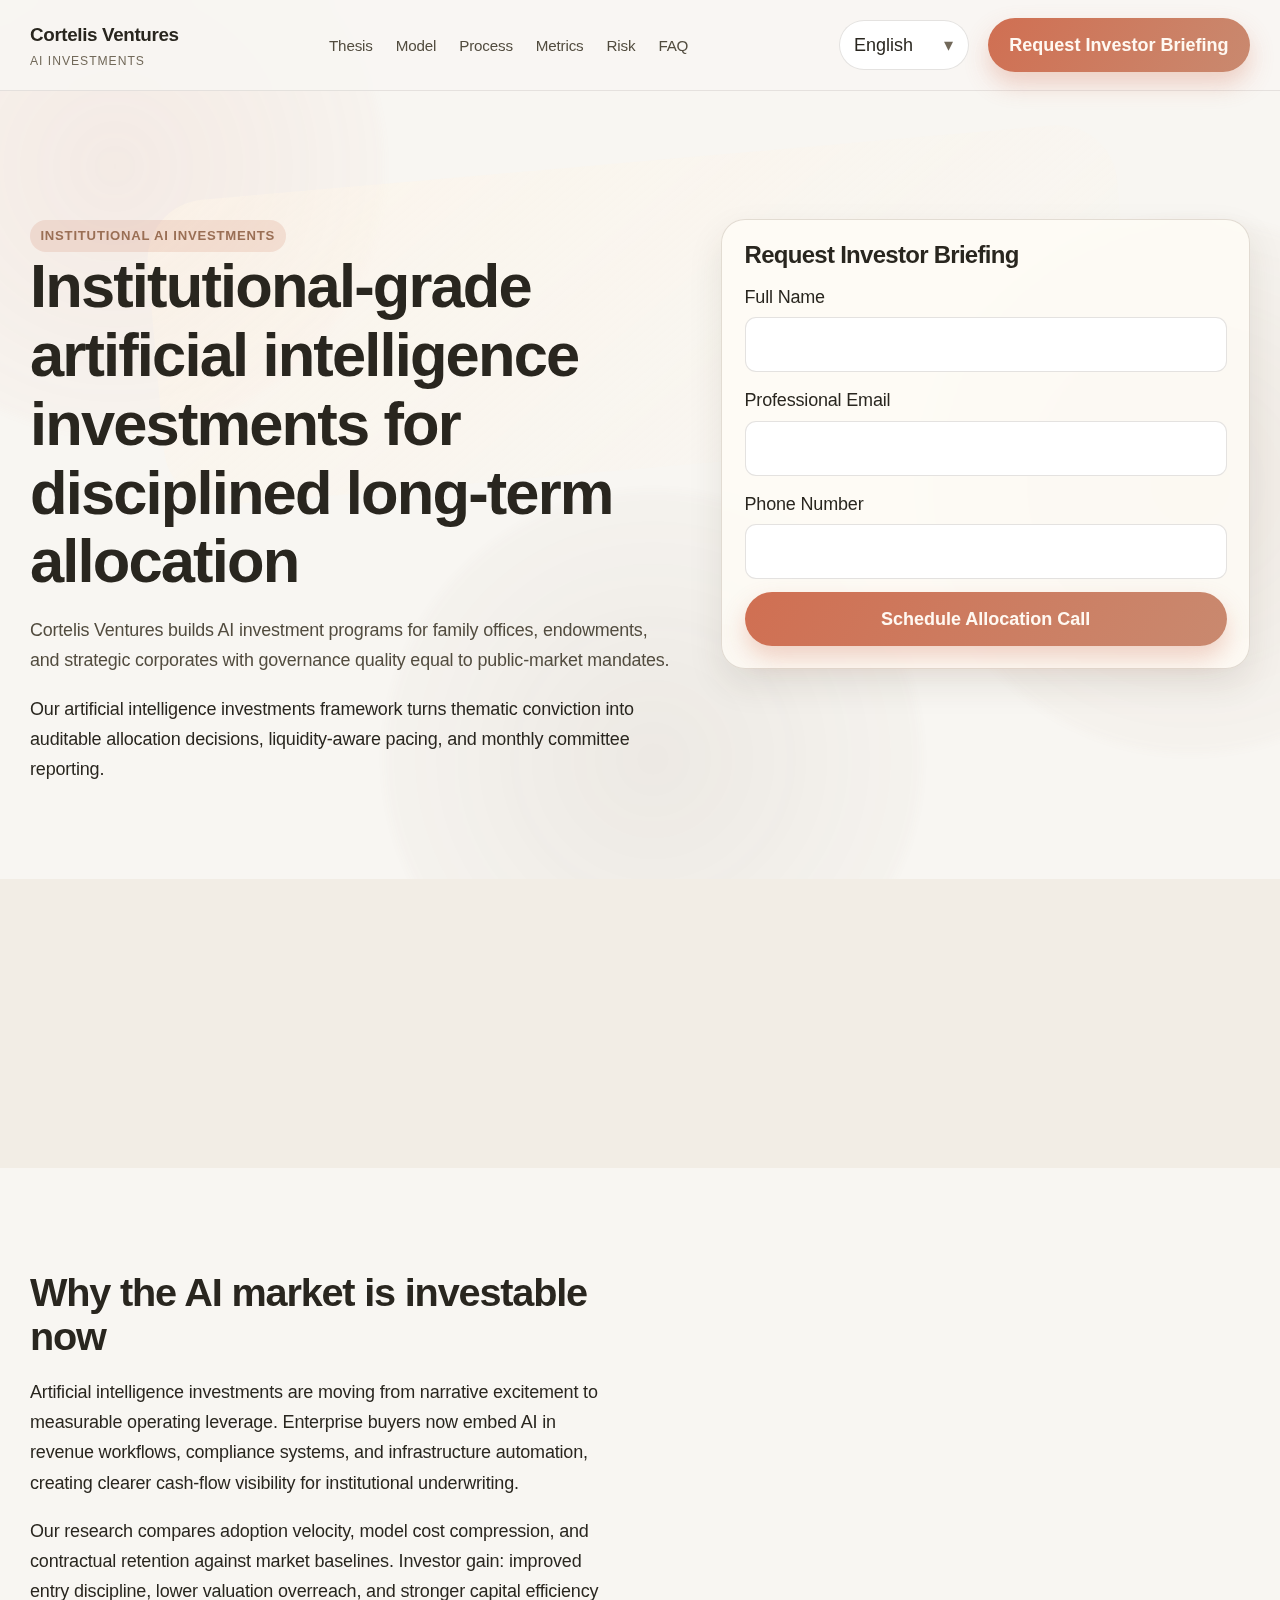
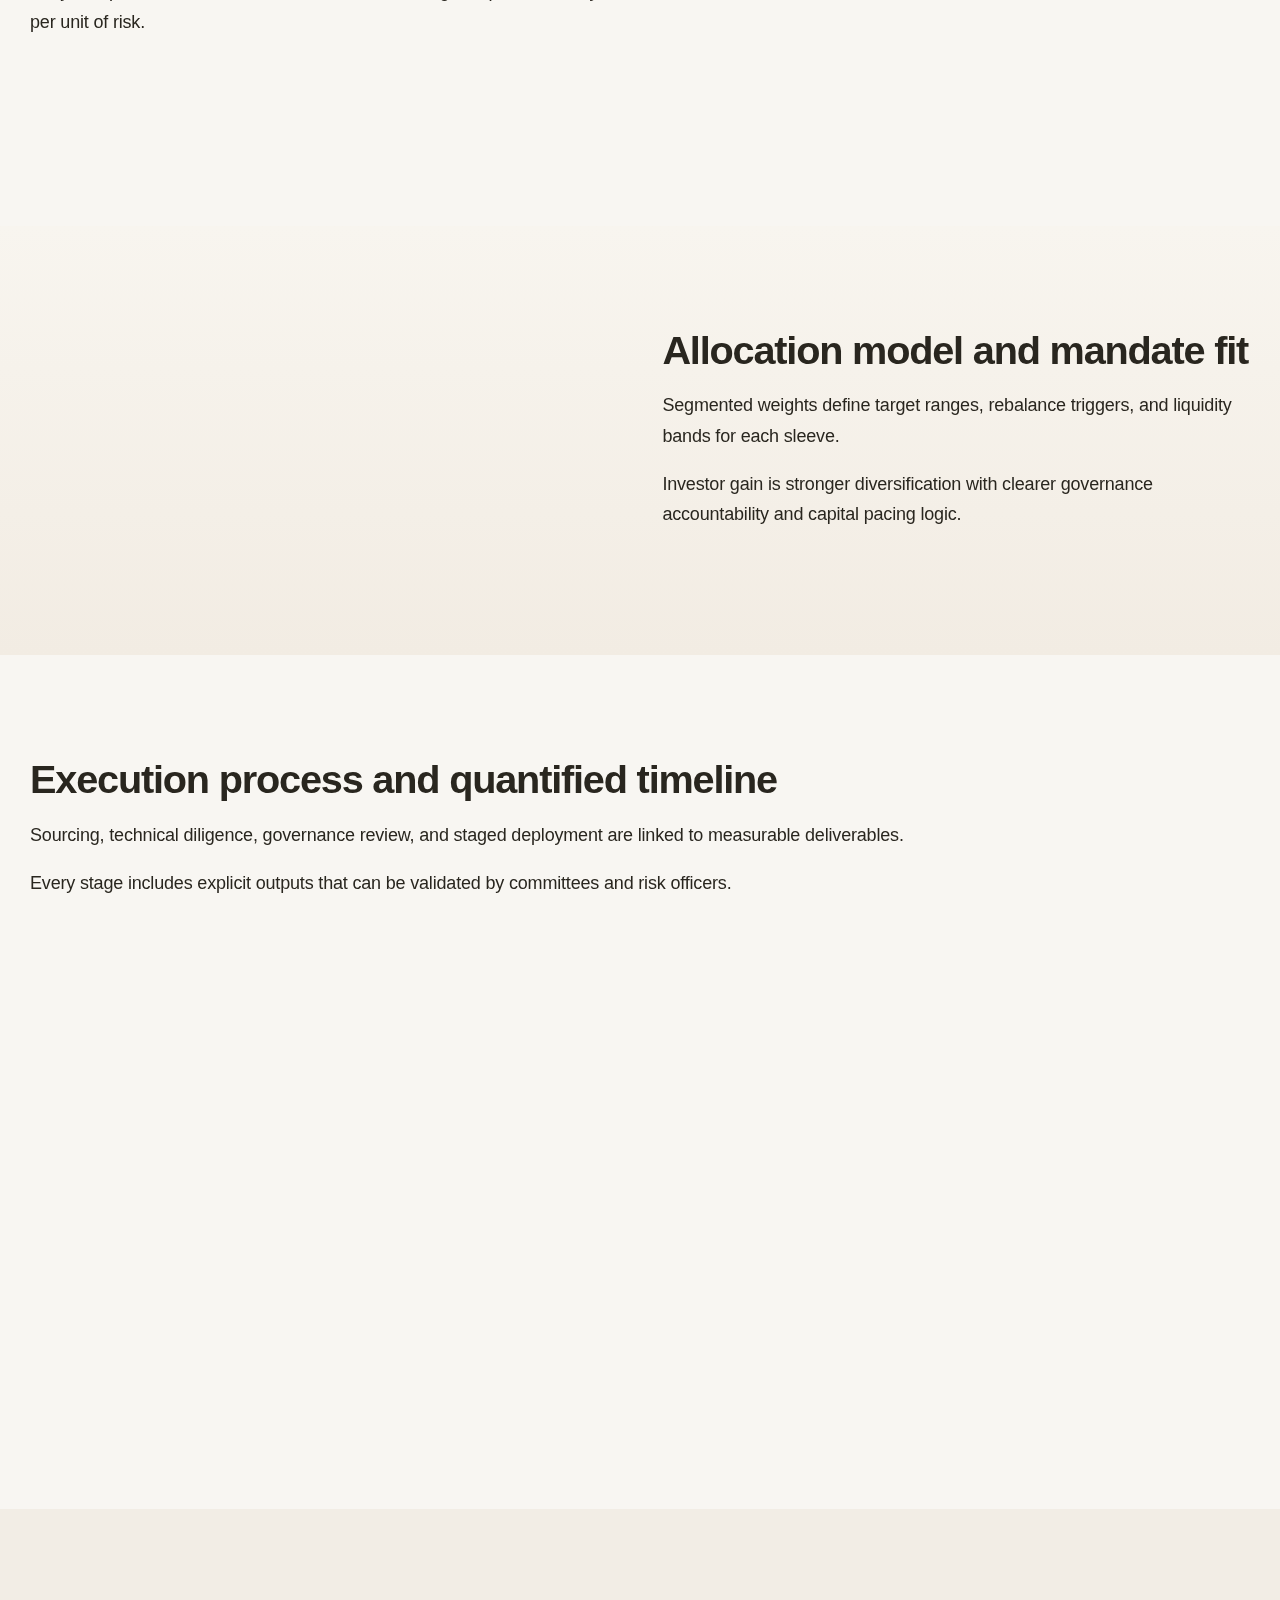
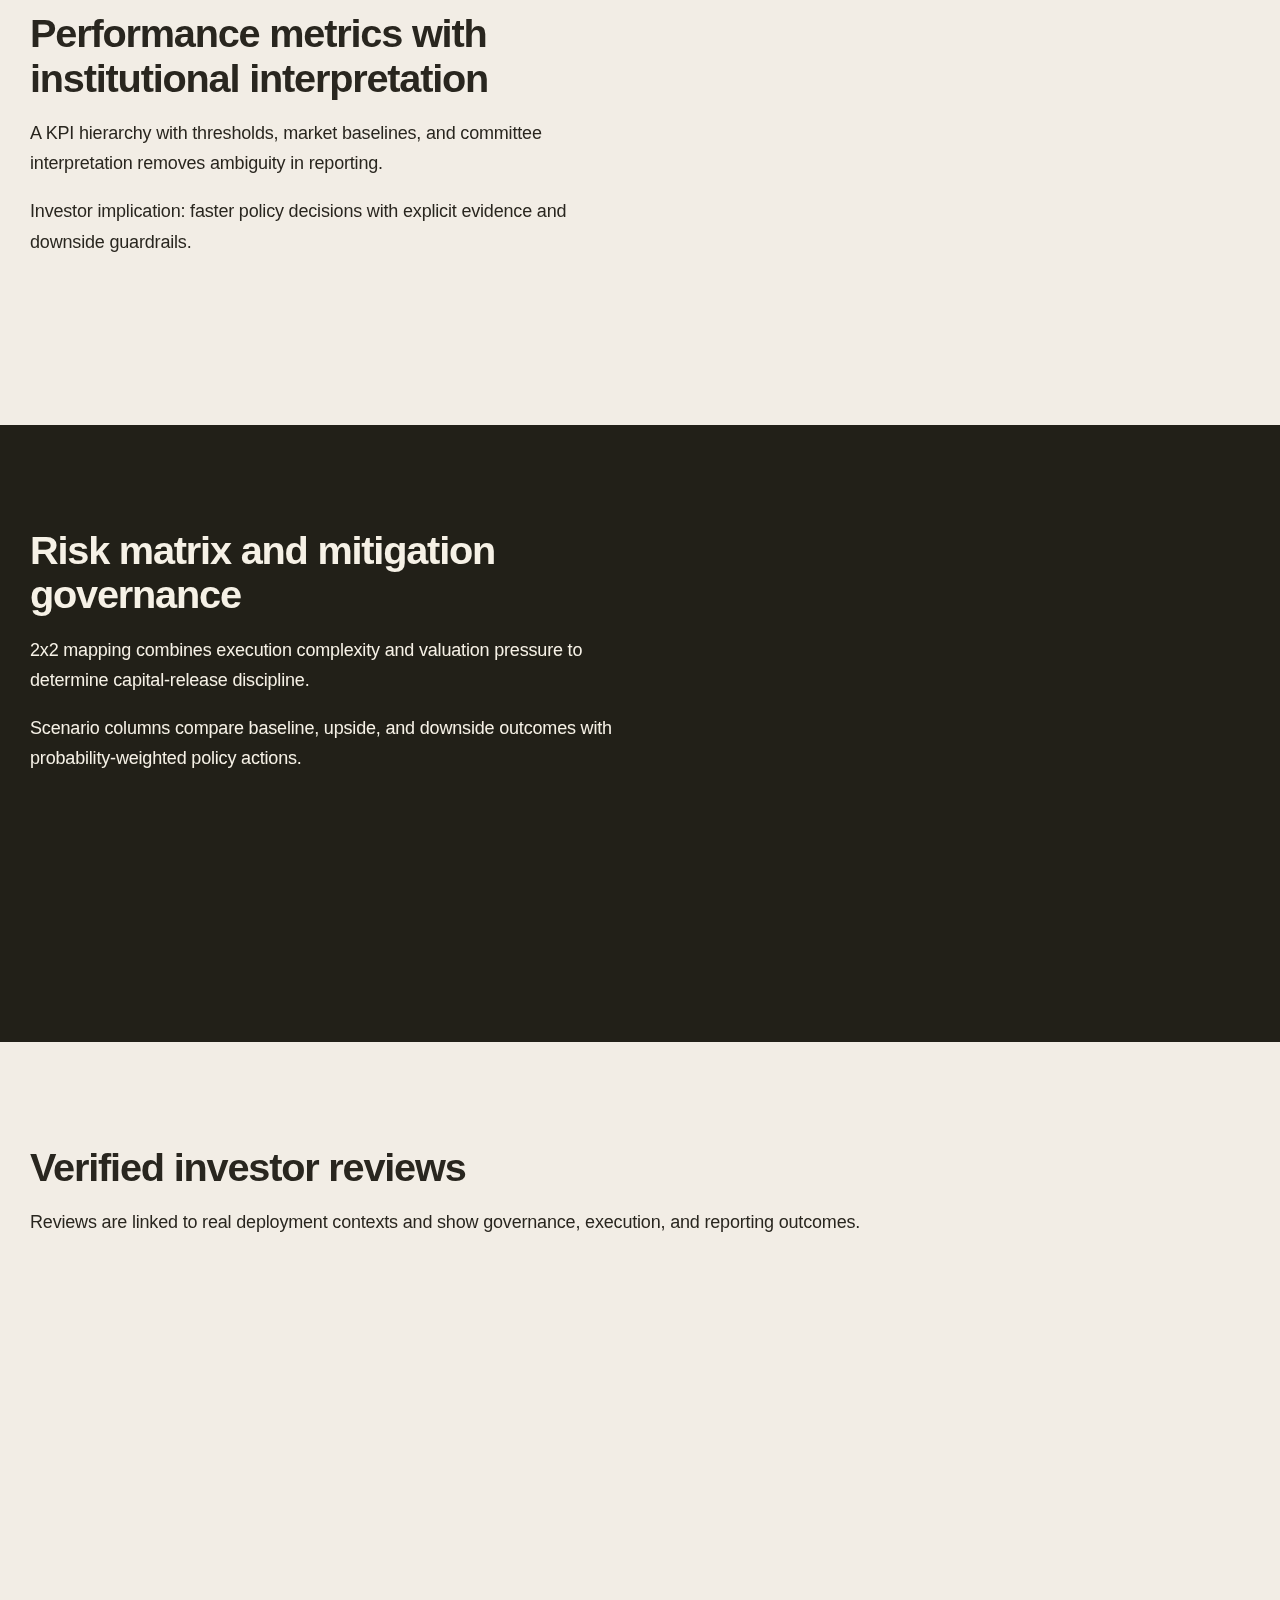
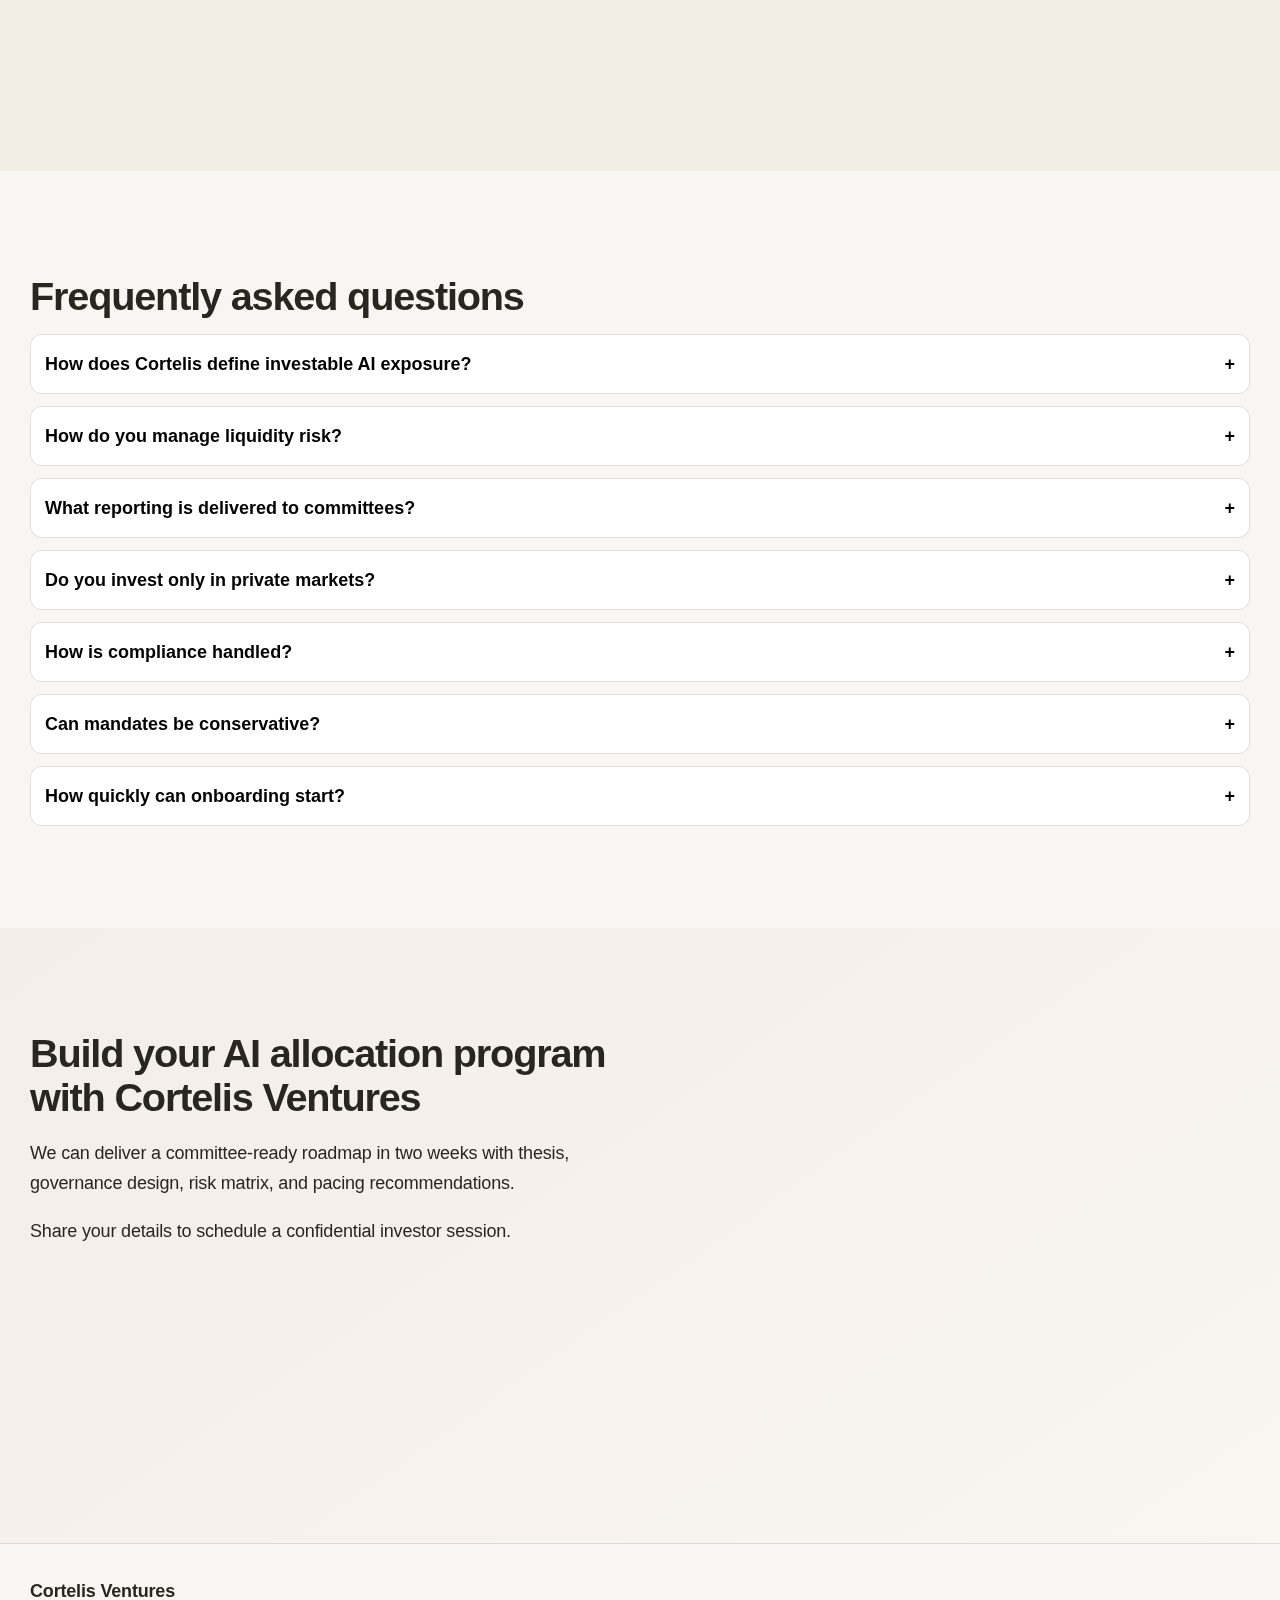
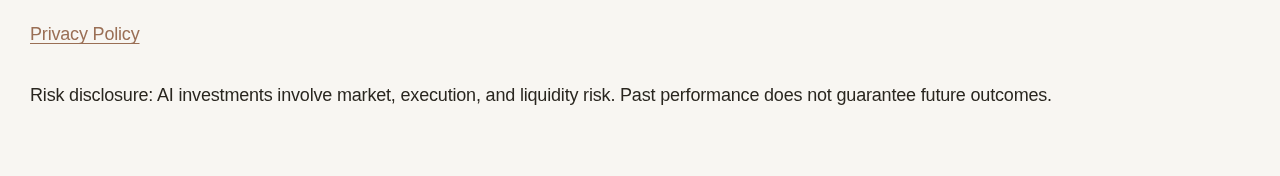
<file: index.html>
<!doctype html>
<html lang="en">
<head>
<meta charset="utf-8" />
<meta name="viewport" content="width=device-width, initial-scale=1" />
<title>Cortelis Ventures | Institutional AI Investments & Capital Allocation Platform</title>
<meta name="description" content="Cortelis Ventures delivers institutional-grade artificial intelligence investment strategy, governance, risk controls, and reporting for allocators seeking disciplined AI exposure." />
<link rel="canonical" href="https://www.cortelisventures.com/index.html" />
<link rel="alternate" hreflang="en" href="https://www.cortelisventures.com/index.html" />
<link rel="alternate" hreflang="de" href="https://www.cortelisventures.com/de/index.html" />
<link rel="alternate" hreflang="fr" href="https://www.cortelisventures.com/fr/index.html" />
<link rel="alternate" hreflang="es" href="https://www.cortelisventures.com/es/index.html" />
<link rel="alternate" hreflang="it" href="https://www.cortelisventures.com/it/index.html" />
<link rel="alternate" hreflang="tr" href="https://www.cortelisventures.com/tr/index.html" />
<link rel="alternate" hreflang="pt" href="https://www.cortelisventures.com/pt/index.html" />
<link rel="alternate" hreflang="jp" href="https://www.cortelisventures.com/jp/index.html" />
<link rel="alternate" hreflang="sk" href="https://www.cortelisventures.com/sk/index.html" />
<link rel="alternate" hreflang="be" href="https://www.cortelisventures.com/be/index.html" />
<link rel="alternate" hreflang="x-default" href="https://www.cortelisventures.com/index.html" />
<meta property="og:type" content="website" />
<meta property="og:title" content="Cortelis Ventures | Institutional AI Investments & Capital Allocation Platform" />
<meta property="og:description" content="Cortelis Ventures delivers institutional-grade artificial intelligence investment strategy, governance, risk controls, and reporting for allocators seeking disciplined AI exposure." />
<meta property="og:url" content="https://www.cortelisventures.com/index.html" />
<meta property="og:image" content="https://www.cortelisventures.com/assets/img/og-cover.jpg" />
<meta name="twitter:card" content="summary_large_image" />
<meta name="twitter:title" content="Cortelis Ventures | Institutional AI Investments & Capital Allocation Platform" />
<meta name="twitter:description" content="Cortelis Ventures delivers institutional-grade artificial intelligence investment strategy, governance, risk controls, and reporting for allocators seeking disciplined AI exposure." />
<meta name="twitter:image" content="https://www.cortelisventures.com/assets/img/og-cover.jpg" />
<link rel="stylesheet" href="assets/style.css" />
<script type="application/ld+json">{"@context":"https://schema.org","@graph":[{"@type":"Organization","name":"Cortelis Ventures","url":"https://www.cortelisventures.com"},{"@type":"WebSite","name":"Cortelis Ventures","url":"https://www.cortelisventures.com/"},{"@type":"FAQPage","mainEntity":[{"@type":"Question","name":"How does Cortelis define investable AI exposure?","acceptedAnswer":{"@type":"Answer","text":"Assets must show measurable revenue impact, governance transparency, and realistic liquidity pathways."}}]},{"@type":"Review","itemReviewed":{"@type":"Organization","name":"Cortelis Ventures"},"author":{"@type":"Person","name":"Amelia North"},"reviewBody":"Cortelis transformed our AI allocation into a governance-ready program."}]}</script>
<script defer src="assets/app.js">
</script>
</head>
<body>
<div class="site-bg">
<div class="glow glow-one">
</div>
<div class="glow glow-two">
</div>
<div class="glow glow-three">
</div>
<div class="mesh">
</div>
</div>
<a class="skip-link" href="#main">Skip to content</a>
<header class="site-header">
<div class="container header-inner">
<a class="brand" href="index.html">Cortelis Ventures<span>AI Investments</span>
</a>
<nav class="main-nav" aria-label="Primary">
<ul>
<li>
<a href="#why">Thesis</a>
</li>
<li>
<a href="#model">Model</a>
</li>
<li>
<a href="#process">Process</a>
</li>
<li>
<a href="#metrics">Metrics</a>
</li>
<li>
<a href="#risk">Risk</a>
</li>
<li>
<a href="#faq">FAQ</a>
</li>
</ul>
</nav>
<div class="header-right">
<div class="lang-switcher">
<button class="lang-toggle" aria-expanded="false">English</button>
<ul class="lang-menu">
<li>
<a href="index.html">
<span class="flag-svg">
<svg viewBox="0 0 60 40" xmlns="http://www.w3.org/2000/svg">
<rect width="60" height="40" fill="#012169"/>
<path d="M0 0l60 40M60 0L0 40" stroke="#fff" stroke-width="8"/>
<path d="M0 0l60 40M60 0L0 40" stroke="#C8102E" stroke-width="4"/>
<path d="M30 0v40M0 20h60" stroke="#fff" stroke-width="12"/>
<path d="M30 0v40M0 20h60" stroke="#C8102E" stroke-width="7"/>
</svg>
</span>English</a>
</li>
<li>
<a href="de/index.html">
<span class="flag-svg">
<svg viewBox="0 0 3 2" xmlns="http://www.w3.org/2000/svg">
<rect width="3" height="2" fill="#ffce00"/>
<rect width="3" height="1.333" fill="#dd0000"/>
<rect width="3" height="0.666" fill="#000"/>
</svg>
</span>Deutsch</a>
</li>
<li>
<a href="fr/index.html">
<span class="flag-svg">
<svg viewBox="0 0 3 2" xmlns="http://www.w3.org/2000/svg">
<rect width="1" height="2" fill="#0055A4"/>
<rect x="1" width="1" height="2" fill="#fff"/>
<rect x="2" width="1" height="2" fill="#EF4135"/>
</svg>
</span>Français</a>
</li>
<li>
<a href="es/index.html">
<span class="flag-svg">
<svg viewBox="0 0 3 2" xmlns="http://www.w3.org/2000/svg">
<rect width="3" height="2" fill="#AA151B"/>
<rect y="0.5" width="3" height="1" fill="#F1BF00"/>
</svg>
</span>Español</a>
</li>
<li>
<a href="it/index.html">
<span class="flag-svg">
<svg viewBox="0 0 3 2" xmlns="http://www.w3.org/2000/svg">
<rect width="1" height="2" fill="#009246"/>
<rect x="1" width="1" height="2" fill="#fff"/>
<rect x="2" width="1" height="2" fill="#CE2B37"/>
</svg>
</span>Italiano</a>
</li>
<li>
<a href="tr/index.html">
<span class="flag-svg">
<svg viewBox="0 0 30 20" xmlns="http://www.w3.org/2000/svg">
<rect width="30" height="20" fill="#E30A17"/>
<circle cx="12" cy="10" r="5" fill="#fff"/>
<circle cx="13.5" cy="10" r="4" fill="#E30A17"/>
<polygon points="18,10 22,8.5 22,11.5" fill="#fff"/>
</svg>
</span>Türkçe</a>
</li>
<li>
<a href="pt/index.html">
<span class="flag-svg">
<svg viewBox="0 0 3 2" xmlns="http://www.w3.org/2000/svg">
<rect width="3" height="2" fill="#FF0000"/>
<rect width="1.2" height="2" fill="#006600"/>
</svg>
</span>Português</a>
</li>
<li>
<a href="jp/index.html">
<span class="flag-svg">
<svg viewBox="0 0 3 2" xmlns="http://www.w3.org/2000/svg">
<rect width="3" height="2" fill="#fff"/>
<circle cx="1.5" cy="1" r="0.48" fill="#BC002D"/>
</svg>
</span>日本語</a>
</li>
<li>
<a href="sk/index.html">
<span class="flag-svg">
<svg viewBox="0 0 3 2" xmlns="http://www.w3.org/2000/svg">
<rect width="3" height="2" fill="#EE1C25"/>
<rect width="3" height="1.333" fill="#0B4EA2"/>
<rect width="3" height="0.666" fill="#fff"/>
</svg>
</span>Slovenčina</a>
</li>
<li>
<a href="be/index.html">
<span class="flag-svg">
<svg viewBox="0 0 3 2" xmlns="http://www.w3.org/2000/svg">
<rect width="3" height="2" fill="#000"/>
<rect y="0.666" width="3" height="0.666" fill="#FDDA24"/>
<rect y="1.333" width="3" height="0.667" fill="#EF3340"/>
</svg>
</span>Nederlands</a>
</li>
</ul>
</div>
<button class="cta-btn">Request Investor Briefing</button>
<button class="burger" aria-expanded="false" aria-label="Open menu">
<span>
</span>
</button>
</div>
</div>
</header>
<div class="drawer-overlay">
</div>
<aside class="mobile-drawer" aria-label="mobile">
<button class="drawer-close" aria-label="Close menu">×</button>
<ul class="drawer-nav">
<li>
<a href="#why">Thesis</a>
</li>
<li>
<a href="#model">Model</a>
</li>
<li>
<a href="#process">Process</a>
</li>
<li>
<a href="#metrics">Metrics</a>
</li>
<li>
<a href="#risk">Risk</a>
</li>
<li>
<a href="#faq">FAQ</a>
</li>
</ul>
<div class="lang-switcher">
<button class="lang-toggle" aria-expanded="false">English</button>
<ul class="lang-menu">
<li>
<a href="index.html">
<span class="flag-svg">
<svg viewBox="0 0 60 40" xmlns="http://www.w3.org/2000/svg">
<rect width="60" height="40" fill="#012169"/>
<path d="M0 0l60 40M60 0L0 40" stroke="#fff" stroke-width="8"/>
<path d="M0 0l60 40M60 0L0 40" stroke="#C8102E" stroke-width="4"/>
<path d="M30 0v40M0 20h60" stroke="#fff" stroke-width="12"/>
<path d="M30 0v40M0 20h60" stroke="#C8102E" stroke-width="7"/>
</svg>
</span>English</a>
</li>
<li>
<a href="de/index.html">
<span class="flag-svg">
<svg viewBox="0 0 3 2" xmlns="http://www.w3.org/2000/svg">
<rect width="3" height="2" fill="#ffce00"/>
<rect width="3" height="1.333" fill="#dd0000"/>
<rect width="3" height="0.666" fill="#000"/>
</svg>
</span>Deutsch</a>
</li>
<li>
<a href="fr/index.html">
<span class="flag-svg">
<svg viewBox="0 0 3 2" xmlns="http://www.w3.org/2000/svg">
<rect width="1" height="2" fill="#0055A4"/>
<rect x="1" width="1" height="2" fill="#fff"/>
<rect x="2" width="1" height="2" fill="#EF4135"/>
</svg>
</span>Français</a>
</li>
<li>
<a href="es/index.html">
<span class="flag-svg">
<svg viewBox="0 0 3 2" xmlns="http://www.w3.org/2000/svg">
<rect width="3" height="2" fill="#AA151B"/>
<rect y="0.5" width="3" height="1" fill="#F1BF00"/>
</svg>
</span>Español</a>
</li>
<li>
<a href="it/index.html">
<span class="flag-svg">
<svg viewBox="0 0 3 2" xmlns="http://www.w3.org/2000/svg">
<rect width="1" height="2" fill="#009246"/>
<rect x="1" width="1" height="2" fill="#fff"/>
<rect x="2" width="1" height="2" fill="#CE2B37"/>
</svg>
</span>Italiano</a>
</li>
<li>
<a href="tr/index.html">
<span class="flag-svg">
<svg viewBox="0 0 30 20" xmlns="http://www.w3.org/2000/svg">
<rect width="30" height="20" fill="#E30A17"/>
<circle cx="12" cy="10" r="5" fill="#fff"/>
<circle cx="13.5" cy="10" r="4" fill="#E30A17"/>
<polygon points="18,10 22,8.5 22,11.5" fill="#fff"/>
</svg>
</span>Türkçe</a>
</li>
<li>
<a href="pt/index.html">
<span class="flag-svg">
<svg viewBox="0 0 3 2" xmlns="http://www.w3.org/2000/svg">
<rect width="3" height="2" fill="#FF0000"/>
<rect width="1.2" height="2" fill="#006600"/>
</svg>
</span>Português</a>
</li>
<li>
<a href="jp/index.html">
<span class="flag-svg">
<svg viewBox="0 0 3 2" xmlns="http://www.w3.org/2000/svg">
<rect width="3" height="2" fill="#fff"/>
<circle cx="1.5" cy="1" r="0.48" fill="#BC002D"/>
</svg>
</span>日本語</a>
</li>
<li>
<a href="sk/index.html">
<span class="flag-svg">
<svg viewBox="0 0 3 2" xmlns="http://www.w3.org/2000/svg">
<rect width="3" height="2" fill="#EE1C25"/>
<rect width="3" height="1.333" fill="#0B4EA2"/>
<rect width="3" height="0.666" fill="#fff"/>
</svg>
</span>Slovenčina</a>
</li>
<li>
<a href="be/index.html">
<span class="flag-svg">
<svg viewBox="0 0 3 2" xmlns="http://www.w3.org/2000/svg">
<rect width="3" height="2" fill="#000"/>
<rect y="0.666" width="3" height="0.666" fill="#FDDA24"/>
<rect y="1.333" width="3" height="0.667" fill="#EF3340"/>
</svg>
</span>Nederlands</a>
</li>
</ul>
</div>
<button class="drawer-cta">Request Investor Briefing</button>
</aside>
<main id="main">
<section class="hero">
<div class="container hero-grid">
<div>
<span class="section-kicker">Institutional AI Investments</span>
<h1>Institutional-grade artificial intelligence investments for disciplined long-term allocation</h1>
<p class="lead">Cortelis Ventures builds AI investment programs for family offices, endowments, and strategic corporates with governance quality equal to public-market mandates.</p>
<p>Our artificial intelligence investments framework turns thematic conviction into auditable allocation decisions, liquidity-aware pacing, and monthly committee reporting.</p>
</div>
<div class="hero-card reveal">
<h3>Request Investor Briefing</h3>
<form class="lead-form">
<label class="field">Full Name<input name="fullName" type="text" required />
</label>
<label class="field">Professional Email<input name="professionalEmail" type="email" required />
</label>
<label class="field">Phone Number<input name="phoneNumber" type="tel" required />
</label>
<button class="submit-btn" type="submit">Schedule Allocation Call</button>
</form>
</div>
</div>
</section>
<section class="kpi-strip section-alt">
<div class="container">
<div class="kpi-grid">
<article class="kpi-item reveal">
<strong>18–24%</strong>
<div>IRR</div>
<p>Risk-adjusted target profile.</p>
</article>
<article class="kpi-item reveal">
<strong>-8.5%</strong>
<div>Downside</div>
<p>Drawdown budget ceiling.</p>
</article>
<article class="kpi-item reveal">
<strong>63%</strong>
<div>Liquidity</div>
<p>Quarterly liquidity pathways.</p>
</article>
<article class="kpi-item reveal">
<strong>Monthly</strong>
<div>Governance</div>
<p>Committee report cadence.</p>
</article>
</div>
</div>
</section>
<section id="why" class="section">
<div class="container two-col">
<div>
<h2>Why the AI market is investable now</h2>
<p>Artificial intelligence investments are moving from narrative excitement to measurable operating leverage. Enterprise buyers now embed AI in revenue workflows, compliance systems, and infrastructure automation, creating clearer cash-flow visibility for institutional underwriting.</p>
<p>Our research compares adoption velocity, model cost compression, and contractual retention against market baselines. Investor gain: improved entry discipline, lower valuation overreach, and stronger capital efficiency per unit of risk.</p>
</div>
<div class="visual-card reveal">
<h3>KPI</h3>
<p>Context, baseline, interpretation, investor implication are included for every metric.</p>
<div class="metric-tree">
<div class="primary">
<strong>Primary objective</strong>
<p>Risk-adjusted return net of execution friction.</p>
</div>
<div class="secondary-grid">
<article>
<strong>Liquidity</strong>
<p>Coverage and reserves.</p>
</article>
<article>
<strong>Governance</strong>
<p>Audit-ready records.</p>
</article>
<article>
<strong>Efficiency</strong>
<p>Capital productivity.</p>
</article>
</div>
</div>
</div>
</div>
</section>
<section id="model" class="section section-split">
<div class="container two-col">
<div class="visual-card reveal">
<div class="stack-bar">
<span style="width:34%">
</span>
<span style="width:28%">
</span>
<span style="width:22%">
</span>
<span style="width:16%">
</span>
</div>
<p>Baseline comparison clarifies allocation concentration versus broad market baskets.</p>
<div class="compare-chart">
<div class="compare-row">
<span>Return</span>
<div class="bar" style="--fill:72%">
</div>
<div class="bar market" style="--fill:58%">
</div>
</div>
<div class="compare-row">
<span>Volatility</span>
<div class="bar" style="--fill:44%">
</div>
<div class="bar market" style="--fill:67%">
</div>
</div>
</div>
</div>
<div>
<h2>Allocation model and mandate fit</h2>
<p>Segmented weights define target ranges, rebalance triggers, and liquidity bands for each sleeve.</p>
<p>Investor gain is stronger diversification with clearer governance accountability and capital pacing logic.</p>
</div>
</div>
</section>
<section id="process" class="section">
<div class="container">
<h2>Execution process and quantified timeline</h2>
<p>Sourcing, technical diligence, governance review, and staged deployment are linked to measurable deliverables.</p>
<p>Every stage includes explicit outputs that can be validated by committees and risk officers.</p>
<div class="two-col">
<div class="visual-card reveal">
<div class="timeline">
<div class="timeline-step">
<strong>Week 1–2</strong>
<p>Sourcing and scoring.</p>
</div>
<div class="timeline-step">
<strong>Week 3–4</strong>
<p>Technical and legal review.</p>
</div>
<div class="timeline-step">
<strong>Week 5</strong>
<p>Committee alignment.</p>
</div>
<div class="timeline-step">
<strong>Week 6+</strong>
<p>Staged deployment.</p>
</div>
</div>
</div>
<div class="visual-card reveal">
<div class="waterfall">
<div class="step" data-label="Entry" style="--h:58%">
</div>
<div class="step" data-label="Execution" style="--h:72%">
</div>
<div class="step" data-label="Governance" style="--h:64%">
</div>
<div class="step" data-label="Liquidity" style="--h:69%">
</div>
</div>
<p>Waterfall interpretation shows what drives retained alpha after controls.</p>
</div>
</div>
</div>
</section>
<section id="metrics" class="section section-alt">
<div class="container two-col">
<div>
<h2>Performance metrics with institutional interpretation</h2>
<p>A KPI hierarchy with thresholds, market baselines, and committee interpretation removes ambiguity in reporting.</p>
<p>Investor implication: faster policy decisions with explicit evidence and downside guardrails.</p>
</div>
<div class="visual-card reveal">
<div class="rings">
<div class="ring" style="--value:78%">
<span>78%</span>
</div>
<div class="ring" style="--value:64%">
<span>64%</span>
</div>
<div class="ring" style="--value:71%">
<span>71%</span>
</div>
</div>
<p>Ring indicators summarize compliance, liquidity resilience, and execution quality.</p>
</div>
</div>
</section>
<section id="risk" class="section section-dark">
<div class="container two-col">
<div>
<h2>Risk matrix and mitigation governance</h2>
<p>2x2 mapping combines execution complexity and valuation pressure to determine capital-release discipline.</p>
<p>Scenario columns compare baseline, upside, and downside outcomes with probability-weighted policy actions.</p>
</div>
<div class="visual-card dark reveal">
<div class="matrix">
<div>
<strong>Low / Low</strong>
<p>Standard pacing.</p>
</div>
<div>
<strong>Low / High</strong>
<p>Valuation controls.</p>
</div>
<div>
<strong>High / Low</strong>
<p>Extended diligence.</p>
</div>
<div>
<strong>High / High</strong>
<p>Staged capital and covenants.</p>
</div>
</div>
<div class="scenario-grid">
<article class="scenario">
<strong>Baseline</strong>
<p>Stable conversion.</p>
</article>
<article class="scenario">
<strong>Upside</strong>
<p>Faster demand.</p>
</article>
<article class="scenario">
<strong>Downside</strong>
<p>Margin pressure.</p>
</article>
</div>
</div>
</div>
</section>
<section id="reviews" class="section section-alt">
<div class="container">
<h2>Verified investor reviews</h2>
<p>Reviews are linked to real deployment contexts and show governance, execution, and reporting outcomes.</p>
<div class="review-grid">
<article class="review-card reveal">
<div class="review-head">
<div class="avatar">AM</div>
<strong>Amelia North</strong>
<span class="verified">VERIFIED</span>
</div>
<div>Chief Investment Officer · London</div>
<p>Cortelis transformed our AI allocation into a governance-ready program.</p>
</article>
<article class="review-card reveal">
<div class="review-head">
<div class="avatar">RK</div>
<strong>Ravi Keller</strong>
<span class="verified">VERIFIED</span>
</div>
<div>Portfolio Director · Zurich</div>
<p>Execution scoring helped us avoid crowded and overpriced entries.</p>
</article>
<article class="review-card reveal">
<div class="review-head">
<div class="avatar">SL</div>
<strong>Sofia Larsson</strong>
<span class="verified">VERIFIED</span>
</div>
<div>Head of Strategic Capital · Stockholm</div>
<p>Every recommendation included baseline comparison and mitigation logic.</p>
</article>
<article class="review-card reveal">
<div class="review-head">
<div class="avatar">JT</div>
<strong>Julian Tavares</strong>
<span class="verified">VERIFIED</span>
</div>
<div>Principal · Singapore</div>
<p>Reporting quality is concise, auditable, and allocation-relevant.</p>
</article>
</div>
</div>
</section>
<section id="faq" class="section">
<div class="container">
<h2>Frequently asked questions</h2>
<div class="faq-wrap">
<article class="faq-item">
<button class="faq-question" aria-expanded="false">How does Cortelis define investable AI exposure?<span>+</span>
</button>
<div class="faq-answer">
<p>Assets must show measurable revenue impact, governance transparency, and realistic liquidity pathways.</p>
</div>
</article>
<article class="faq-item">
<button class="faq-question" aria-expanded="false">How do you manage liquidity risk?<span>+</span>
</button>
<div class="faq-answer">
<p>We use sleeve-level liquidity bands, cash buffers, and quarterly stress testing.</p>
</div>
</article>
<article class="faq-item">
<button class="faq-question" aria-expanded="false">What reporting is delivered to committees?<span>+</span>
</button>
<div class="faq-answer">
<p>Monthly packages include attribution, risk drift, benchmark comparison, and action recommendations.</p>
</div>
</article>
<article class="faq-item">
<button class="faq-question" aria-expanded="false">Do you invest only in private markets?<span>+</span>
</button>
<div class="faq-answer">
<p>No. We blend private, public, and secondary opportunities for pacing flexibility.</p>
</div>
</article>
<article class="faq-item">
<button class="faq-question" aria-expanded="false">How is compliance handled?<span>+</span>
</button>
<div class="faq-answer">
<p>Legal and data-governance checkpoints are embedded in every deployment workflow.</p>
</div>
</article>
<article class="faq-item">
<button class="faq-question" aria-expanded="false">Can mandates be conservative?<span>+</span>
</button>
<div class="faq-answer">
<p>Yes. We can tighten drawdown limits and emphasize liquid infrastructure exposure.</p>
</div>
</article>
<article class="faq-item">
<button class="faq-question" aria-expanded="false">How quickly can onboarding start?<span>+</span>
</button>
<div class="faq-answer">
<p>Discovery can begin within five business days.</p>
</div>
</article>
</div>
</div>
</section>
<section class="final-cta">
<div class="container two-col">
<div>
<h2>Build your AI allocation program with Cortelis Ventures</h2>
<p>We can deliver a committee-ready roadmap in two weeks with thesis, governance design, risk matrix, and pacing recommendations.</p>
<p>Share your details to schedule a confidential investor session.</p>
</div>
<div class="hero-card reveal">
<form class="lead-form">
<label class="field">Full Name<input name="fullName" type="text" required />
</label>
<label class="field">Professional Email<input name="professionalEmail" type="email" required />
</label>
<label class="field">Phone Number<input name="phoneNumber" type="tel" required />
</label>
<button class="final-cta-btn" type="submit">Schedule Allocation Call</button>
</form>
</div>
</div>
</section>
</main>
<footer class="site-footer">
<div class="container footer-inner">
<strong>Cortelis Ventures</strong>
<a href="#" data-open-privacy class="privacy-link">Privacy Policy</a>
<p>Risk disclosure: AI investments involve market, execution, and liquidity risk. Past performance does not guarantee future outcomes.</p>
</div>
</footer>
<div class="modal-overlay">
</div>
<div class="modal" role="dialog" aria-modal="true" aria-label="Privacy policy dialog">
<div class="modal-header">
<button class="modal-close-icon" aria-label="Close">×</button>
<h2>Privacy Policy</h2>
</div>
<div class="modal-content">
<section>
<h3>Introduction</h3>
<p>Cortelis Ventures processes personal and professional data to provide institutional investment communications.</p>
</section>
<section>
<h3>Data collection</h3>
<p>We collect full name, professional email, phone number, and interaction metadata.</p>
</section>
<section>
<h3>Legal basis</h3>
<p>Processing relies on legitimate interest, contractual preparation, and legal obligations.</p>
</section>
<section>
<h3>Cookies</h3>
<p>We use essential and analytics cookies to improve experience.</p>
</section>
<section>
<h3>Retention</h3>
<p>Data is retained only as long as necessary for service, compliance, and security.</p>
</section>
<section>
<h3>Third-party sharing</h3>
<p>Limited sharing occurs with regulated providers under contractual safeguards.</p>
</section>
<section>
<h3>Security</h3>
<p>Controls include encryption, access management, monitoring, and incident response.</p>
</section>
<section>
<h3>User rights</h3>
<p>Users may request access, correction, deletion, portability, and objection handling.</p>
</section>
<section>
<h3>International transfers</h3>
<p>Cross-border transfers use contractual protections.</p>
</section>
<section>
<h3>Industry risk disclosure</h3>
<p>Financial markets involve potential capital loss, valuation volatility, and liquidity constraints.</p>
</section>
<section>
<h3>Contact</h3>
<p>For privacy requests contact privacy@cortelisventures.com.</p>
</section>
</div>
<div class="modal-footer">
<button class="modal-close-btn">Close</button>
</div>
</div>
</body>
</html>
</file>
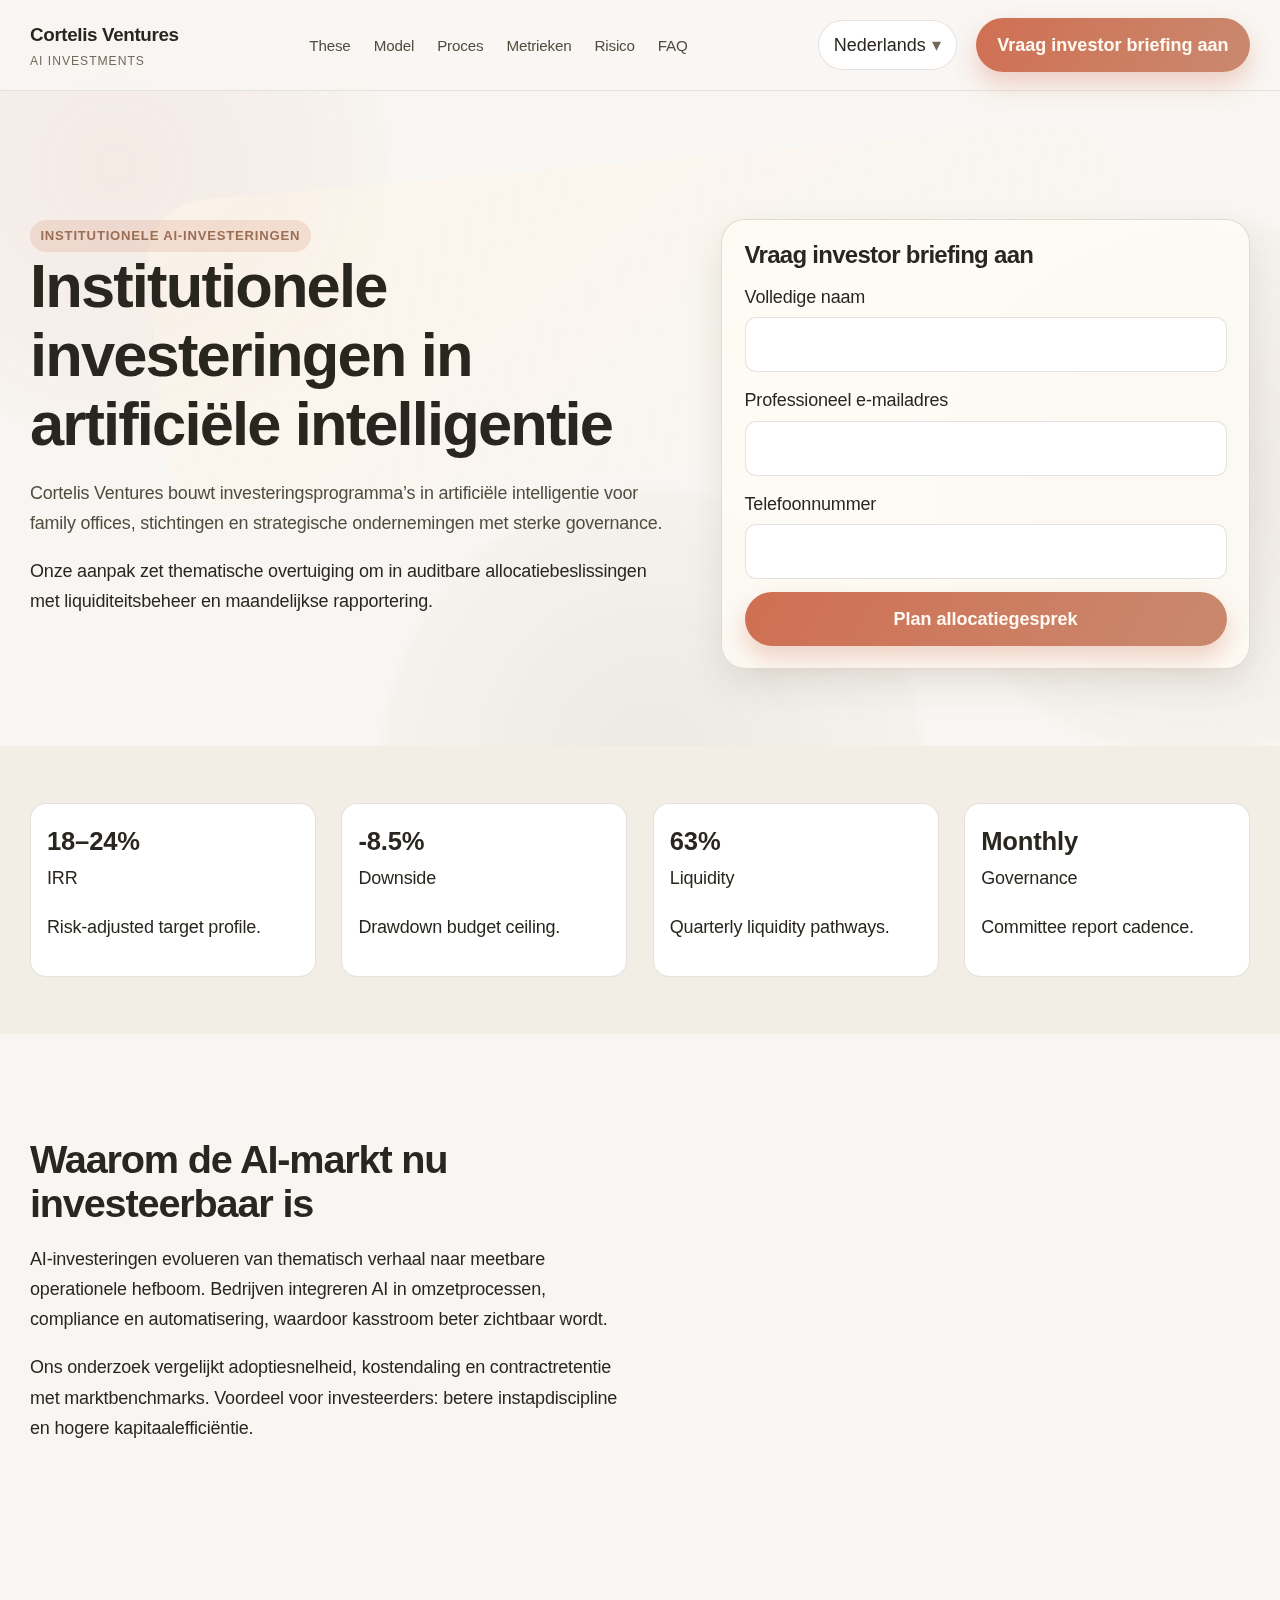
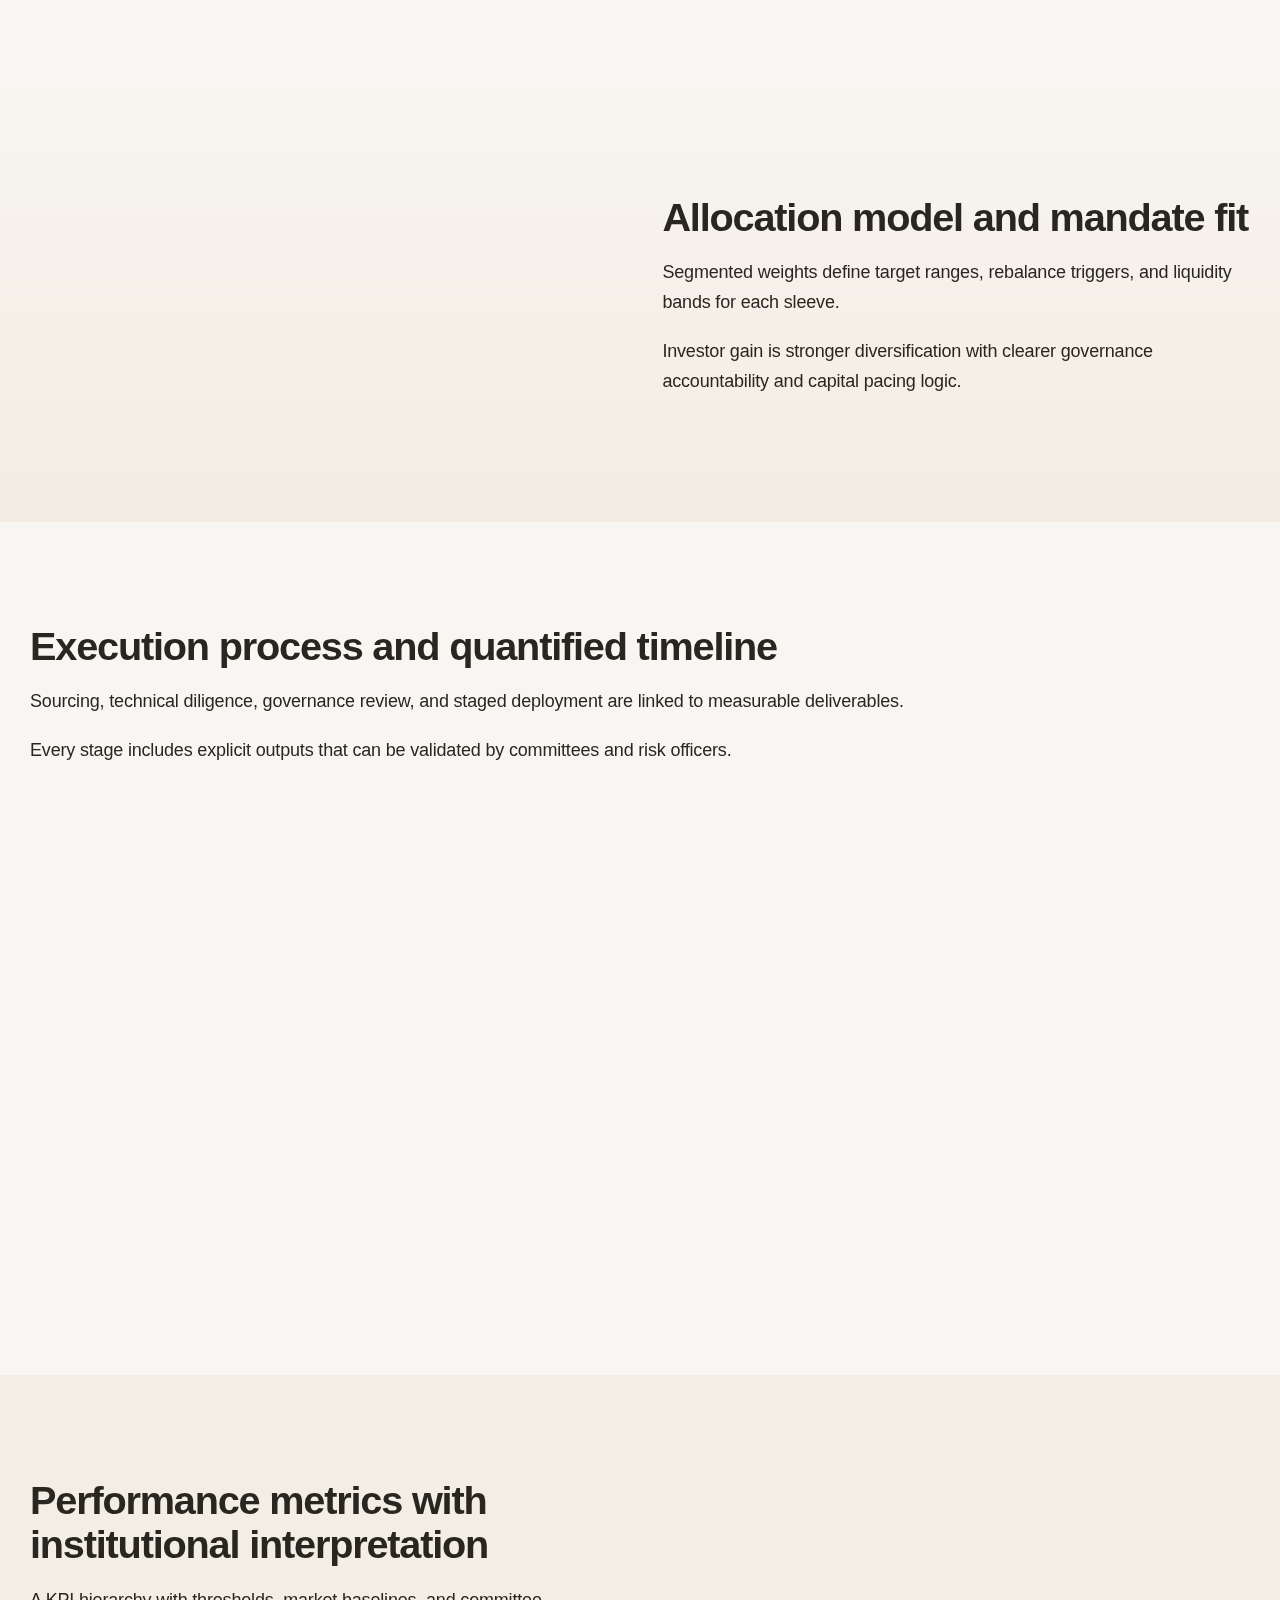
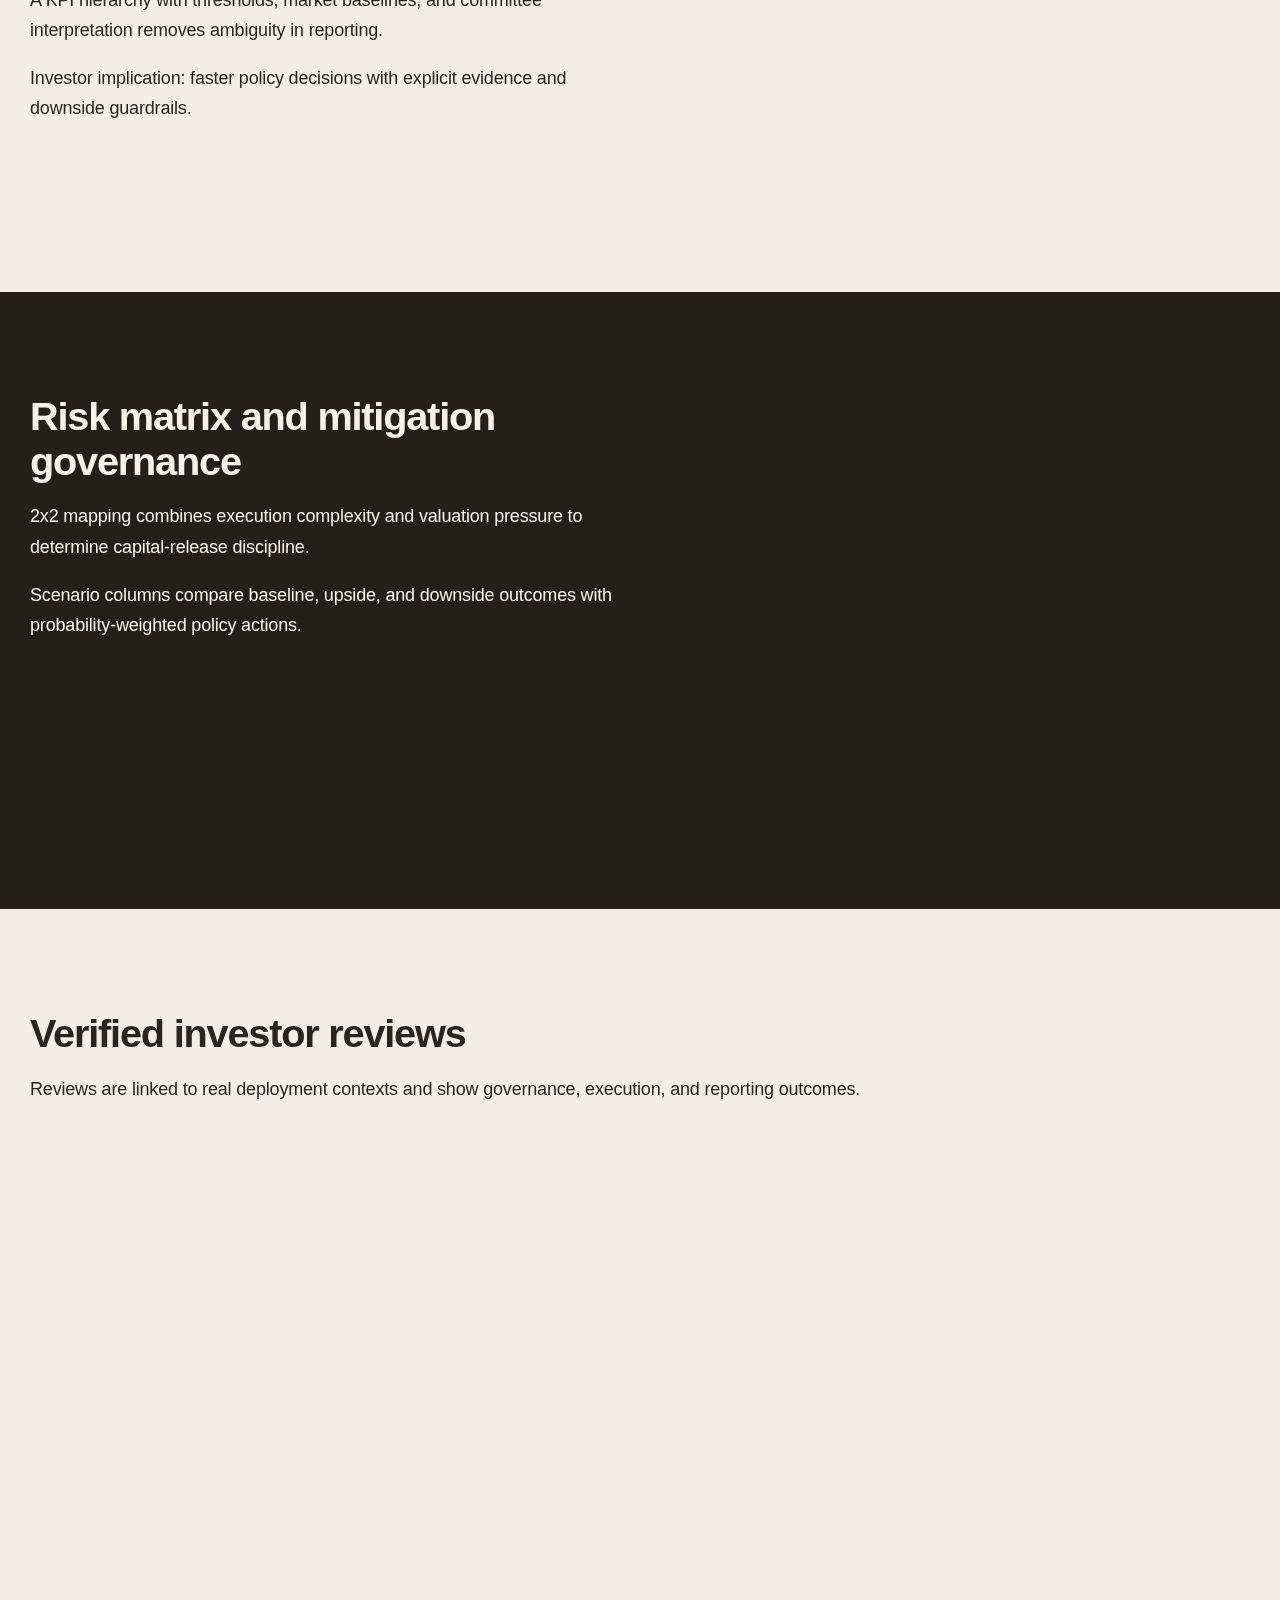
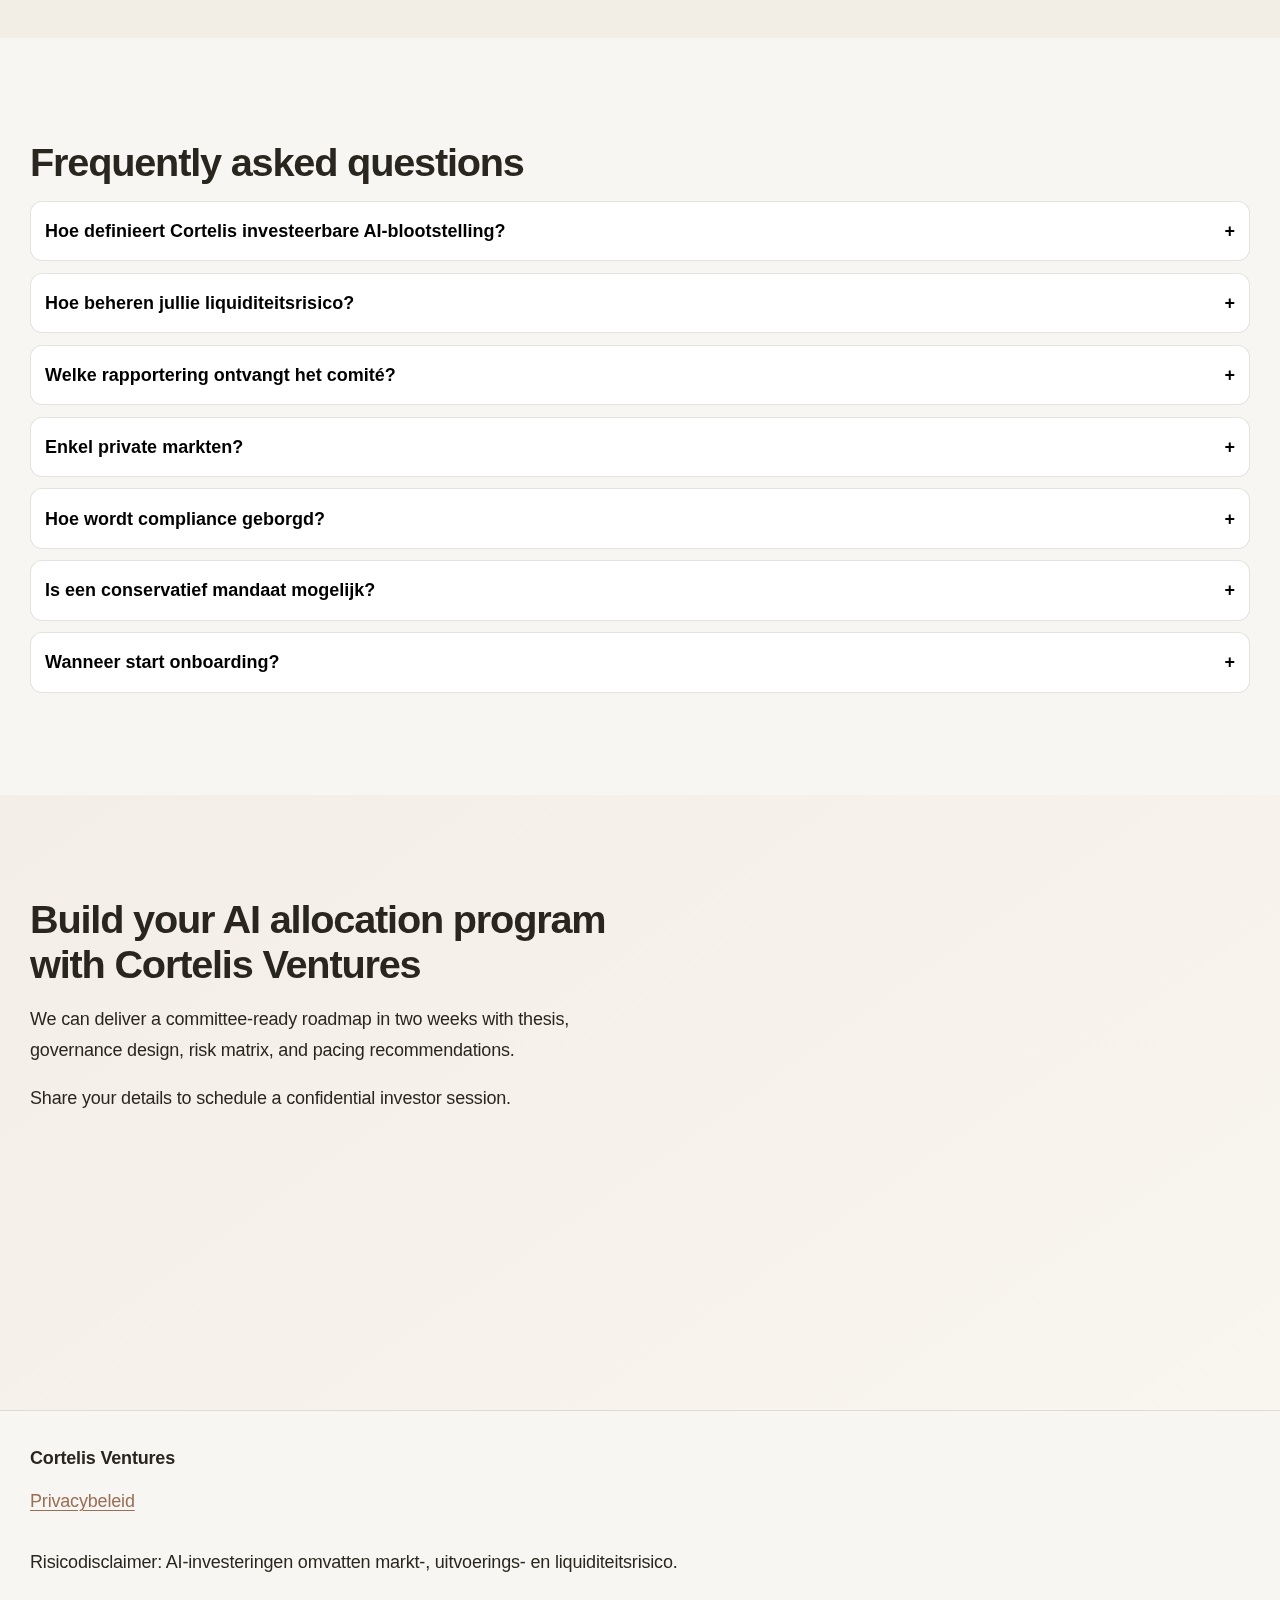
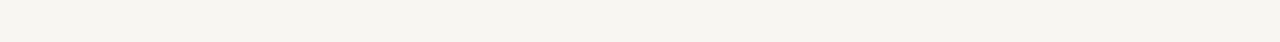
<file: be/index.html>
<!doctype html>
<html lang="nl-BE">
<head>
<meta charset="utf-8" />
<meta name="viewport" content="width=device-width, initial-scale=1" />
<title>Cortelis Ventures | Institutionele AI-investeringen</title>
<meta name="description" content="Cortelis Ventures levert een institutionele strategie voor investeringen in artificiële intelligentie met governance en risicobeheer." />
<link rel="canonical" href="https://www.cortelisventures.com/be/index.html" />
<link rel="alternate" hreflang="en" href="https://www.cortelisventures.com/index.html" />
<link rel="alternate" hreflang="de" href="https://www.cortelisventures.com/de/index.html" />
<link rel="alternate" hreflang="fr" href="https://www.cortelisventures.com/fr/index.html" />
<link rel="alternate" hreflang="es" href="https://www.cortelisventures.com/es/index.html" />
<link rel="alternate" hreflang="it" href="https://www.cortelisventures.com/it/index.html" />
<link rel="alternate" hreflang="tr" href="https://www.cortelisventures.com/tr/index.html" />
<link rel="alternate" hreflang="pt" href="https://www.cortelisventures.com/pt/index.html" />
<link rel="alternate" hreflang="jp" href="https://www.cortelisventures.com/jp/index.html" />
<link rel="alternate" hreflang="sk" href="https://www.cortelisventures.com/sk/index.html" />
<link rel="alternate" hreflang="be" href="https://www.cortelisventures.com/be/index.html" />
<link rel="alternate" hreflang="x-default" href="https://www.cortelisventures.com/index.html" />
<meta property="og:type" content="website" />
<meta property="og:title" content="Cortelis Ventures | Institutionele AI-investeringen" />
<meta property="og:description" content="Cortelis Ventures levert een institutionele strategie voor investeringen in artificiële intelligentie met governance en risicobeheer." />
<meta property="og:url" content="https://www.cortelisventures.com/be/index.html" />
<meta property="og:image" content="https://www.cortelisventures.com/assets/img/og-cover.jpg" />
<meta name="twitter:card" content="summary_large_image" />
<meta name="twitter:title" content="Cortelis Ventures | Institutionele AI-investeringen" />
<meta name="twitter:description" content="Cortelis Ventures levert een institutionele strategie voor investeringen in artificiële intelligentie met governance en risicobeheer." />
<meta name="twitter:image" content="https://www.cortelisventures.com/assets/img/og-cover.jpg" />
<link rel="stylesheet" href="../assets/style.css" />
<script type="application/ld+json">{"@context":"https://schema.org","@graph":[{"@type":"Organization","name":"Cortelis Ventures","url":"https://www.cortelisventures.com"},{"@type":"WebSite","name":"Cortelis Ventures","url":"https://www.cortelisventures.com/be/"},{"@type":"FAQPage","mainEntity":[{"@type":"Question","name":"Hoe definieert Cortelis investeerbare AI-blootstelling?","acceptedAnswer":{"@type":"Answer","text":"Activa met meetbare omzetimpact, transparante governance en geloofwaardige liquiditeit."}}]},{"@type":"Review","itemReviewed":{"@type":"Organization","name":"Cortelis Ventures"},"author":{"@type":"Person","name":"Anna Meyer"},"reviewBody":"Die Methodik machte unsere Allokation deutlich belastbarer."}]}</script>
<script defer src="../assets/app.js">
</script>
</head>
<body>
<div class="site-bg">
<div class="glow glow-one">
</div>
<div class="glow glow-two">
</div>
<div class="glow glow-three">
</div>
<div class="mesh">
</div>
</div>
<a class="skip-link" href="#main">Ga naar inhoud</a>
<header class="site-header">
<div class="container header-inner">
<a class="brand" href="../index.html">Cortelis Ventures<span>AI Investments</span>
</a>
<nav class="main-nav" aria-label="Primary">
<ul>
<li>
<a href="#why">These</a>
</li>
<li>
<a href="#model">Model</a>
</li>
<li>
<a href="#process">Proces</a>
</li>
<li>
<a href="#metrics">Metrieken</a>
</li>
<li>
<a href="#risk">Risico</a>
</li>
<li>
<a href="#faq">FAQ</a>
</li>
</ul>
</nav>
<div class="header-right">
<div class="lang-switcher">
<button class="lang-toggle" aria-expanded="false">Nederlands</button>
<ul class="lang-menu">
<li>
<a href="../index.html">
<span class="flag-svg">
<svg viewBox="0 0 60 40" xmlns="http://www.w3.org/2000/svg">
<rect width="60" height="40" fill="#012169"/>
<path d="M0 0l60 40M60 0L0 40" stroke="#fff" stroke-width="8"/>
<path d="M0 0l60 40M60 0L0 40" stroke="#C8102E" stroke-width="4"/>
<path d="M30 0v40M0 20h60" stroke="#fff" stroke-width="12"/>
<path d="M30 0v40M0 20h60" stroke="#C8102E" stroke-width="7"/>
</svg>
</span>English</a>
</li>
<li>
<a href="../de/index.html">
<span class="flag-svg">
<svg viewBox="0 0 3 2" xmlns="http://www.w3.org/2000/svg">
<rect width="3" height="2" fill="#ffce00"/>
<rect width="3" height="1.333" fill="#dd0000"/>
<rect width="3" height="0.666" fill="#000"/>
</svg>
</span>Deutsch</a>
</li>
<li>
<a href="../fr/index.html">
<span class="flag-svg">
<svg viewBox="0 0 3 2" xmlns="http://www.w3.org/2000/svg">
<rect width="1" height="2" fill="#0055A4"/>
<rect x="1" width="1" height="2" fill="#fff"/>
<rect x="2" width="1" height="2" fill="#EF4135"/>
</svg>
</span>Français</a>
</li>
<li>
<a href="../es/index.html">
<span class="flag-svg">
<svg viewBox="0 0 3 2" xmlns="http://www.w3.org/2000/svg">
<rect width="3" height="2" fill="#AA151B"/>
<rect y="0.5" width="3" height="1" fill="#F1BF00"/>
</svg>
</span>Español</a>
</li>
<li>
<a href="../it/index.html">
<span class="flag-svg">
<svg viewBox="0 0 3 2" xmlns="http://www.w3.org/2000/svg">
<rect width="1" height="2" fill="#009246"/>
<rect x="1" width="1" height="2" fill="#fff"/>
<rect x="2" width="1" height="2" fill="#CE2B37"/>
</svg>
</span>Italiano</a>
</li>
<li>
<a href="../tr/index.html">
<span class="flag-svg">
<svg viewBox="0 0 30 20" xmlns="http://www.w3.org/2000/svg">
<rect width="30" height="20" fill="#E30A17"/>
<circle cx="12" cy="10" r="5" fill="#fff"/>
<circle cx="13.5" cy="10" r="4" fill="#E30A17"/>
<polygon points="18,10 22,8.5 22,11.5" fill="#fff"/>
</svg>
</span>Türkçe</a>
</li>
<li>
<a href="../pt/index.html">
<span class="flag-svg">
<svg viewBox="0 0 3 2" xmlns="http://www.w3.org/2000/svg">
<rect width="3" height="2" fill="#FF0000"/>
<rect width="1.2" height="2" fill="#006600"/>
</svg>
</span>Português</a>
</li>
<li>
<a href="../jp/index.html">
<span class="flag-svg">
<svg viewBox="0 0 3 2" xmlns="http://www.w3.org/2000/svg">
<rect width="3" height="2" fill="#fff"/>
<circle cx="1.5" cy="1" r="0.48" fill="#BC002D"/>
</svg>
</span>日本語</a>
</li>
<li>
<a href="../sk/index.html">
<span class="flag-svg">
<svg viewBox="0 0 3 2" xmlns="http://www.w3.org/2000/svg">
<rect width="3" height="2" fill="#EE1C25"/>
<rect width="3" height="1.333" fill="#0B4EA2"/>
<rect width="3" height="0.666" fill="#fff"/>
</svg>
</span>Slovenčina</a>
</li>
<li>
<a href="../be/index.html">
<span class="flag-svg">
<svg viewBox="0 0 3 2" xmlns="http://www.w3.org/2000/svg">
<rect width="3" height="2" fill="#000"/>
<rect y="0.666" width="3" height="0.666" fill="#FDDA24"/>
<rect y="1.333" width="3" height="0.667" fill="#EF3340"/>
</svg>
</span>Nederlands</a>
</li>
</ul>
</div>
<button class="cta-btn">Vraag investor briefing aan</button>
<button class="burger" aria-expanded="false" aria-label="Menu openen">
<span>
</span>
</button>
</div>
</div>
</header>
<div class="drawer-overlay">
</div>
<aside class="mobile-drawer" aria-label="mobile">
<button class="drawer-close" aria-label="Menu sluiten">×</button>
<ul class="drawer-nav">
<li>
<a href="#why">These</a>
</li>
<li>
<a href="#model">Model</a>
</li>
<li>
<a href="#process">Proces</a>
</li>
<li>
<a href="#metrics">Metrieken</a>
</li>
<li>
<a href="#risk">Risico</a>
</li>
<li>
<a href="#faq">FAQ</a>
</li>
</ul>
<div class="lang-switcher">
<button class="lang-toggle" aria-expanded="false">Nederlands</button>
<ul class="lang-menu">
<li>
<a href="../index.html">
<span class="flag-svg">
<svg viewBox="0 0 60 40" xmlns="http://www.w3.org/2000/svg">
<rect width="60" height="40" fill="#012169"/>
<path d="M0 0l60 40M60 0L0 40" stroke="#fff" stroke-width="8"/>
<path d="M0 0l60 40M60 0L0 40" stroke="#C8102E" stroke-width="4"/>
<path d="M30 0v40M0 20h60" stroke="#fff" stroke-width="12"/>
<path d="M30 0v40M0 20h60" stroke="#C8102E" stroke-width="7"/>
</svg>
</span>English</a>
</li>
<li>
<a href="../de/index.html">
<span class="flag-svg">
<svg viewBox="0 0 3 2" xmlns="http://www.w3.org/2000/svg">
<rect width="3" height="2" fill="#ffce00"/>
<rect width="3" height="1.333" fill="#dd0000"/>
<rect width="3" height="0.666" fill="#000"/>
</svg>
</span>Deutsch</a>
</li>
<li>
<a href="../fr/index.html">
<span class="flag-svg">
<svg viewBox="0 0 3 2" xmlns="http://www.w3.org/2000/svg">
<rect width="1" height="2" fill="#0055A4"/>
<rect x="1" width="1" height="2" fill="#fff"/>
<rect x="2" width="1" height="2" fill="#EF4135"/>
</svg>
</span>Français</a>
</li>
<li>
<a href="../es/index.html">
<span class="flag-svg">
<svg viewBox="0 0 3 2" xmlns="http://www.w3.org/2000/svg">
<rect width="3" height="2" fill="#AA151B"/>
<rect y="0.5" width="3" height="1" fill="#F1BF00"/>
</svg>
</span>Español</a>
</li>
<li>
<a href="../it/index.html">
<span class="flag-svg">
<svg viewBox="0 0 3 2" xmlns="http://www.w3.org/2000/svg">
<rect width="1" height="2" fill="#009246"/>
<rect x="1" width="1" height="2" fill="#fff"/>
<rect x="2" width="1" height="2" fill="#CE2B37"/>
</svg>
</span>Italiano</a>
</li>
<li>
<a href="../tr/index.html">
<span class="flag-svg">
<svg viewBox="0 0 30 20" xmlns="http://www.w3.org/2000/svg">
<rect width="30" height="20" fill="#E30A17"/>
<circle cx="12" cy="10" r="5" fill="#fff"/>
<circle cx="13.5" cy="10" r="4" fill="#E30A17"/>
<polygon points="18,10 22,8.5 22,11.5" fill="#fff"/>
</svg>
</span>Türkçe</a>
</li>
<li>
<a href="../pt/index.html">
<span class="flag-svg">
<svg viewBox="0 0 3 2" xmlns="http://www.w3.org/2000/svg">
<rect width="3" height="2" fill="#FF0000"/>
<rect width="1.2" height="2" fill="#006600"/>
</svg>
</span>Português</a>
</li>
<li>
<a href="../jp/index.html">
<span class="flag-svg">
<svg viewBox="0 0 3 2" xmlns="http://www.w3.org/2000/svg">
<rect width="3" height="2" fill="#fff"/>
<circle cx="1.5" cy="1" r="0.48" fill="#BC002D"/>
</svg>
</span>日本語</a>
</li>
<li>
<a href="../sk/index.html">
<span class="flag-svg">
<svg viewBox="0 0 3 2" xmlns="http://www.w3.org/2000/svg">
<rect width="3" height="2" fill="#EE1C25"/>
<rect width="3" height="1.333" fill="#0B4EA2"/>
<rect width="3" height="0.666" fill="#fff"/>
</svg>
</span>Slovenčina</a>
</li>
<li>
<a href="../be/index.html">
<span class="flag-svg">
<svg viewBox="0 0 3 2" xmlns="http://www.w3.org/2000/svg">
<rect width="3" height="2" fill="#000"/>
<rect y="0.666" width="3" height="0.666" fill="#FDDA24"/>
<rect y="1.333" width="3" height="0.667" fill="#EF3340"/>
</svg>
</span>Nederlands</a>
</li>
</ul>
</div>
<button class="drawer-cta">Vraag investor briefing aan</button>
</aside>
<main id="main">
<section class="hero">
<div class="container hero-grid">
<div>
<span class="section-kicker">Institutionele AI-investeringen</span>
<h1>Institutionele investeringen in artificiële intelligentie</h1>
<p class="lead">Cortelis Ventures bouwt investeringsprogramma’s in artificiële intelligentie voor family offices, stichtingen en strategische ondernemingen met sterke governance.</p>
<p>Onze aanpak zet thematische overtuiging om in auditbare allocatiebeslissingen met liquiditeitsbeheer en maandelijkse rapportering.</p>
</div>
<div class="hero-card reveal">
<h3>Vraag investor briefing aan</h3>
<form class="lead-form">
<label class="field">Volledige naam<input name="fullName" type="text" required />
</label>
<label class="field">Professioneel e-mailadres<input name="professionalEmail" type="email" required />
</label>
<label class="field">Telefoonnummer<input name="phoneNumber" type="tel" required />
</label>
<button class="submit-btn" type="submit">Plan allocatiegesprek</button>
</form>
</div>
</div>
</section>
<section class="kpi-strip section-alt">
<div class="container">
<div class="kpi-grid">
<article class="kpi-item reveal">
<strong>18–24%</strong>
<div>IRR</div>
<p>Risk-adjusted target profile.</p>
</article>
<article class="kpi-item reveal">
<strong>-8.5%</strong>
<div>Downside</div>
<p>Drawdown budget ceiling.</p>
</article>
<article class="kpi-item reveal">
<strong>63%</strong>
<div>Liquidity</div>
<p>Quarterly liquidity pathways.</p>
</article>
<article class="kpi-item reveal">
<strong>Monthly</strong>
<div>Governance</div>
<p>Committee report cadence.</p>
</article>
</div>
</div>
</section>
<section id="why" class="section">
<div class="container two-col">
<div>
<h2>Waarom de AI-markt nu investeerbaar is</h2>
<p>AI-investeringen evolueren van thematisch verhaal naar meetbare operationele hefboom. Bedrijven integreren AI in omzetprocessen, compliance en automatisering, waardoor kasstroom beter zichtbaar wordt.</p>
<p>Ons onderzoek vergelijkt adoptiesnelheid, kostendaling en contractretentie met marktbenchmarks. Voordeel voor investeerders: betere instapdiscipline en hogere kapitaalefficiëntie.</p>
</div>
<div class="visual-card reveal">
<h3>KPI</h3>
<p>Context, baseline, interpretation, investor implication are included for every metric.</p>
<div class="metric-tree">
<div class="primary">
<strong>Primary objective</strong>
<p>Risk-adjusted return net of execution friction.</p>
</div>
<div class="secondary-grid">
<article>
<strong>Liquidity</strong>
<p>Coverage and reserves.</p>
</article>
<article>
<strong>Governance</strong>
<p>Audit-ready records.</p>
</article>
<article>
<strong>Efficiency</strong>
<p>Capital productivity.</p>
</article>
</div>
</div>
</div>
</div>
</section>
<section id="model" class="section section-split">
<div class="container two-col">
<div class="visual-card reveal">
<div class="stack-bar">
<span style="width:34%">
</span>
<span style="width:28%">
</span>
<span style="width:22%">
</span>
<span style="width:16%">
</span>
</div>
<p>Baseline comparison clarifies allocation concentration versus broad market baskets.</p>
<div class="compare-chart">
<div class="compare-row">
<span>Return</span>
<div class="bar" style="--fill:72%">
</div>
<div class="bar market" style="--fill:58%">
</div>
</div>
<div class="compare-row">
<span>Volatility</span>
<div class="bar" style="--fill:44%">
</div>
<div class="bar market" style="--fill:67%">
</div>
</div>
</div>
</div>
<div>
<h2>Allocation model and mandate fit</h2>
<p>Segmented weights define target ranges, rebalance triggers, and liquidity bands for each sleeve.</p>
<p>Investor gain is stronger diversification with clearer governance accountability and capital pacing logic.</p>
</div>
</div>
</section>
<section id="process" class="section">
<div class="container">
<h2>Execution process and quantified timeline</h2>
<p>Sourcing, technical diligence, governance review, and staged deployment are linked to measurable deliverables.</p>
<p>Every stage includes explicit outputs that can be validated by committees and risk officers.</p>
<div class="two-col">
<div class="visual-card reveal">
<div class="timeline">
<div class="timeline-step">
<strong>Week 1–2</strong>
<p>Sourcing and scoring.</p>
</div>
<div class="timeline-step">
<strong>Week 3–4</strong>
<p>Technical and legal review.</p>
</div>
<div class="timeline-step">
<strong>Week 5</strong>
<p>Committee alignment.</p>
</div>
<div class="timeline-step">
<strong>Week 6+</strong>
<p>Staged deployment.</p>
</div>
</div>
</div>
<div class="visual-card reveal">
<div class="waterfall">
<div class="step" data-label="Entry" style="--h:58%">
</div>
<div class="step" data-label="Execution" style="--h:72%">
</div>
<div class="step" data-label="Governance" style="--h:64%">
</div>
<div class="step" data-label="Liquidity" style="--h:69%">
</div>
</div>
<p>Waterfall interpretation shows what drives retained alpha after controls.</p>
</div>
</div>
</div>
</section>
<section id="metrics" class="section section-alt">
<div class="container two-col">
<div>
<h2>Performance metrics with institutional interpretation</h2>
<p>A KPI hierarchy with thresholds, market baselines, and committee interpretation removes ambiguity in reporting.</p>
<p>Investor implication: faster policy decisions with explicit evidence and downside guardrails.</p>
</div>
<div class="visual-card reveal">
<div class="rings">
<div class="ring" style="--value:78%">
<span>78%</span>
</div>
<div class="ring" style="--value:64%">
<span>64%</span>
</div>
<div class="ring" style="--value:71%">
<span>71%</span>
</div>
</div>
<p>Ring indicators summarize compliance, liquidity resilience, and execution quality.</p>
</div>
</div>
</section>
<section id="risk" class="section section-dark">
<div class="container two-col">
<div>
<h2>Risk matrix and mitigation governance</h2>
<p>2x2 mapping combines execution complexity and valuation pressure to determine capital-release discipline.</p>
<p>Scenario columns compare baseline, upside, and downside outcomes with probability-weighted policy actions.</p>
</div>
<div class="visual-card dark reveal">
<div class="matrix">
<div>
<strong>Low / Low</strong>
<p>Standard pacing.</p>
</div>
<div>
<strong>Low / High</strong>
<p>Valuation controls.</p>
</div>
<div>
<strong>High / Low</strong>
<p>Extended diligence.</p>
</div>
<div>
<strong>High / High</strong>
<p>Staged capital and covenants.</p>
</div>
</div>
<div class="scenario-grid">
<article class="scenario">
<strong>Baseline</strong>
<p>Stable conversion.</p>
</article>
<article class="scenario">
<strong>Upside</strong>
<p>Faster demand.</p>
</article>
<article class="scenario">
<strong>Downside</strong>
<p>Margin pressure.</p>
</article>
</div>
</div>
</div>
</section>
<section id="reviews" class="section section-alt">
<div class="container">
<h2>Verified investor reviews</h2>
<p>Reviews are linked to real deployment contexts and show governance, execution, and reporting outcomes.</p>
<div class="review-grid">
<article class="review-card reveal">
<div class="review-head">
<div class="avatar">AM</div>
<strong>Anna Meyer</strong>
<span class="verified">GEVERIFIEERD</span>
</div>
<div>Chief Investment Officer · Europa</div>
<p>Die Methodik machte unsere Allokation deutlich belastbarer.</p>
</article>
<article class="review-card reveal">
<div class="review-head">
<div class="avatar">RK</div>
<strong>Rami Kader</strong>
<span class="verified">GEVERIFIEERD</span>
</div>
<div>Portfolio Director · Zürich</div>
<p>Das Ausführungsscoring senkte Bewertungsrisiken und verbesserte Disziplin.</p>
</article>
<article class="review-card reveal">
<div class="review-head">
<div class="avatar">SL</div>
<strong>Sara Leone</strong>
<span class="verified">GEVERIFIEERD</span>
</div>
<div>Head of Strategic Capital · Milano</div>
<p>Empfehlungen kamen mit klaren Benchmarks und Mitigationen.</p>
</article>
<article class="review-card reveal">
<div class="review-head">
<div class="avatar">JT</div>
<strong>Jonas Thijs</strong>
<span class="verified">GEVERIFIEERD</span>
</div>
<div>Principal · Bruxelles</div>
<p>Das Reporting ist präzise, nachvollziehbar und investitionsrelevant.</p>
</article>
</div>
</div>
</section>
<section id="faq" class="section">
<div class="container">
<h2>Frequently asked questions</h2>
<div class="faq-wrap">
<article class="faq-item">
<button class="faq-question" aria-expanded="false">Hoe definieert Cortelis investeerbare AI-blootstelling?<span>+</span>
</button>
<div class="faq-answer">
<p>Activa met meetbare omzetimpact, transparante governance en geloofwaardige liquiditeit.</p>
</div>
</article>
<article class="faq-item">
<button class="faq-question" aria-expanded="false">Hoe beheren jullie liquiditeitsrisico?<span>+</span>
</button>
<div class="faq-answer">
<p>Liquiditeitsbanden per sleeve, cashbuffers en kwartaalgewijze stresstests.</p>
</div>
</article>
<article class="faq-item">
<button class="faq-question" aria-expanded="false">Welke rapportering ontvangt het comité?<span>+</span>
</button>
<div class="faq-answer">
<p>Maandelijks pakket met attributie, risicodrift en actieadvies.</p>
</div>
</article>
<article class="faq-item">
<button class="faq-question" aria-expanded="false">Enkel private markten?<span>+</span>
</button>
<div class="faq-answer">
<p>Nee, we combineren private, publieke en secundaire kansen.</p>
</div>
</article>
<article class="faq-item">
<button class="faq-question" aria-expanded="false">Hoe wordt compliance geborgd?<span>+</span>
</button>
<div class="faq-answer">
<p>Juridische en data-checkpoints zijn ingebouwd in elke fase.</p>
</div>
</article>
<article class="faq-item">
<button class="faq-question" aria-expanded="false">Is een conservatief mandaat mogelijk?<span>+</span>
</button>
<div class="faq-answer">
<p>Ja, met striktere drawdownlimieten en meer liquiditeit.</p>
</div>
</article>
<article class="faq-item">
<button class="faq-question" aria-expanded="false">Wanneer start onboarding?<span>+</span>
</button>
<div class="faq-answer">
<p>Binnen vijf werkdagen mogelijk.</p>
</div>
</article>
</div>
</div>
</section>
<section class="final-cta">
<div class="container two-col">
<div>
<h2>Build your AI allocation program with Cortelis Ventures</h2>
<p>We can deliver a committee-ready roadmap in two weeks with thesis, governance design, risk matrix, and pacing recommendations.</p>
<p>Share your details to schedule a confidential investor session.</p>
</div>
<div class="hero-card reveal">
<form class="lead-form">
<label class="field">Volledige naam<input name="fullName" type="text" required />
</label>
<label class="field">Professioneel e-mailadres<input name="professionalEmail" type="email" required />
</label>
<label class="field">Telefoonnummer<input name="phoneNumber" type="tel" required />
</label>
<button class="final-cta-btn" type="submit">Plan allocatiegesprek</button>
</form>
</div>
</div>
</section>
</main>
<footer class="site-footer">
<div class="container footer-inner">
<strong>Cortelis Ventures</strong>
<a href="#" data-open-privacy class="privacy-link">Privacybeleid</a>
<p>Risicodisclaimer: AI-investeringen omvatten markt-, uitvoerings- en liquiditeitsrisico.</p>
</div>
</footer>
<div class="modal-overlay">
</div>
<div class="modal" role="dialog" aria-modal="true" aria-label="Privacyvenster">
<div class="modal-header">
<button class="modal-close-icon" aria-label="Sluiten">×</button>
<h2>Privacybeleid</h2>
</div>
<div class="modal-content">
<section>
<h3>Introduction</h3>
<p>Cortelis Ventures processes personal and professional data to provide institutional investment communications.</p>
</section>
<section>
<h3>Data collection</h3>
<p>We collect full name, professional email, phone number, and interaction metadata.</p>
</section>
<section>
<h3>Legal basis</h3>
<p>Processing relies on legitimate interest, contractual preparation, and legal obligations.</p>
</section>
<section>
<h3>Cookies</h3>
<p>We use essential and analytics cookies to improve experience.</p>
</section>
<section>
<h3>Retention</h3>
<p>Data is retained only as long as necessary for service, compliance, and security.</p>
</section>
<section>
<h3>Third-party sharing</h3>
<p>Limited sharing occurs with regulated providers under contractual safeguards.</p>
</section>
<section>
<h3>Security</h3>
<p>Controls include encryption, access management, monitoring, and incident response.</p>
</section>
<section>
<h3>User rights</h3>
<p>Users may request access, correction, deletion, portability, and objection handling.</p>
</section>
<section>
<h3>International transfers</h3>
<p>Cross-border transfers use contractual protections.</p>
</section>
<section>
<h3>Industry risk disclosure</h3>
<p>Financial markets involve potential capital loss, valuation volatility, and liquidity constraints.</p>
</section>
<section>
<h3>Contact</h3>
<p>For privacy requests contact privacy@cortelisventures.com.</p>
</section>
</div>
<div class="modal-footer">
<button class="modal-close-btn">Sluiten</button>
</div>
</div>
</body>
</html>
</file>
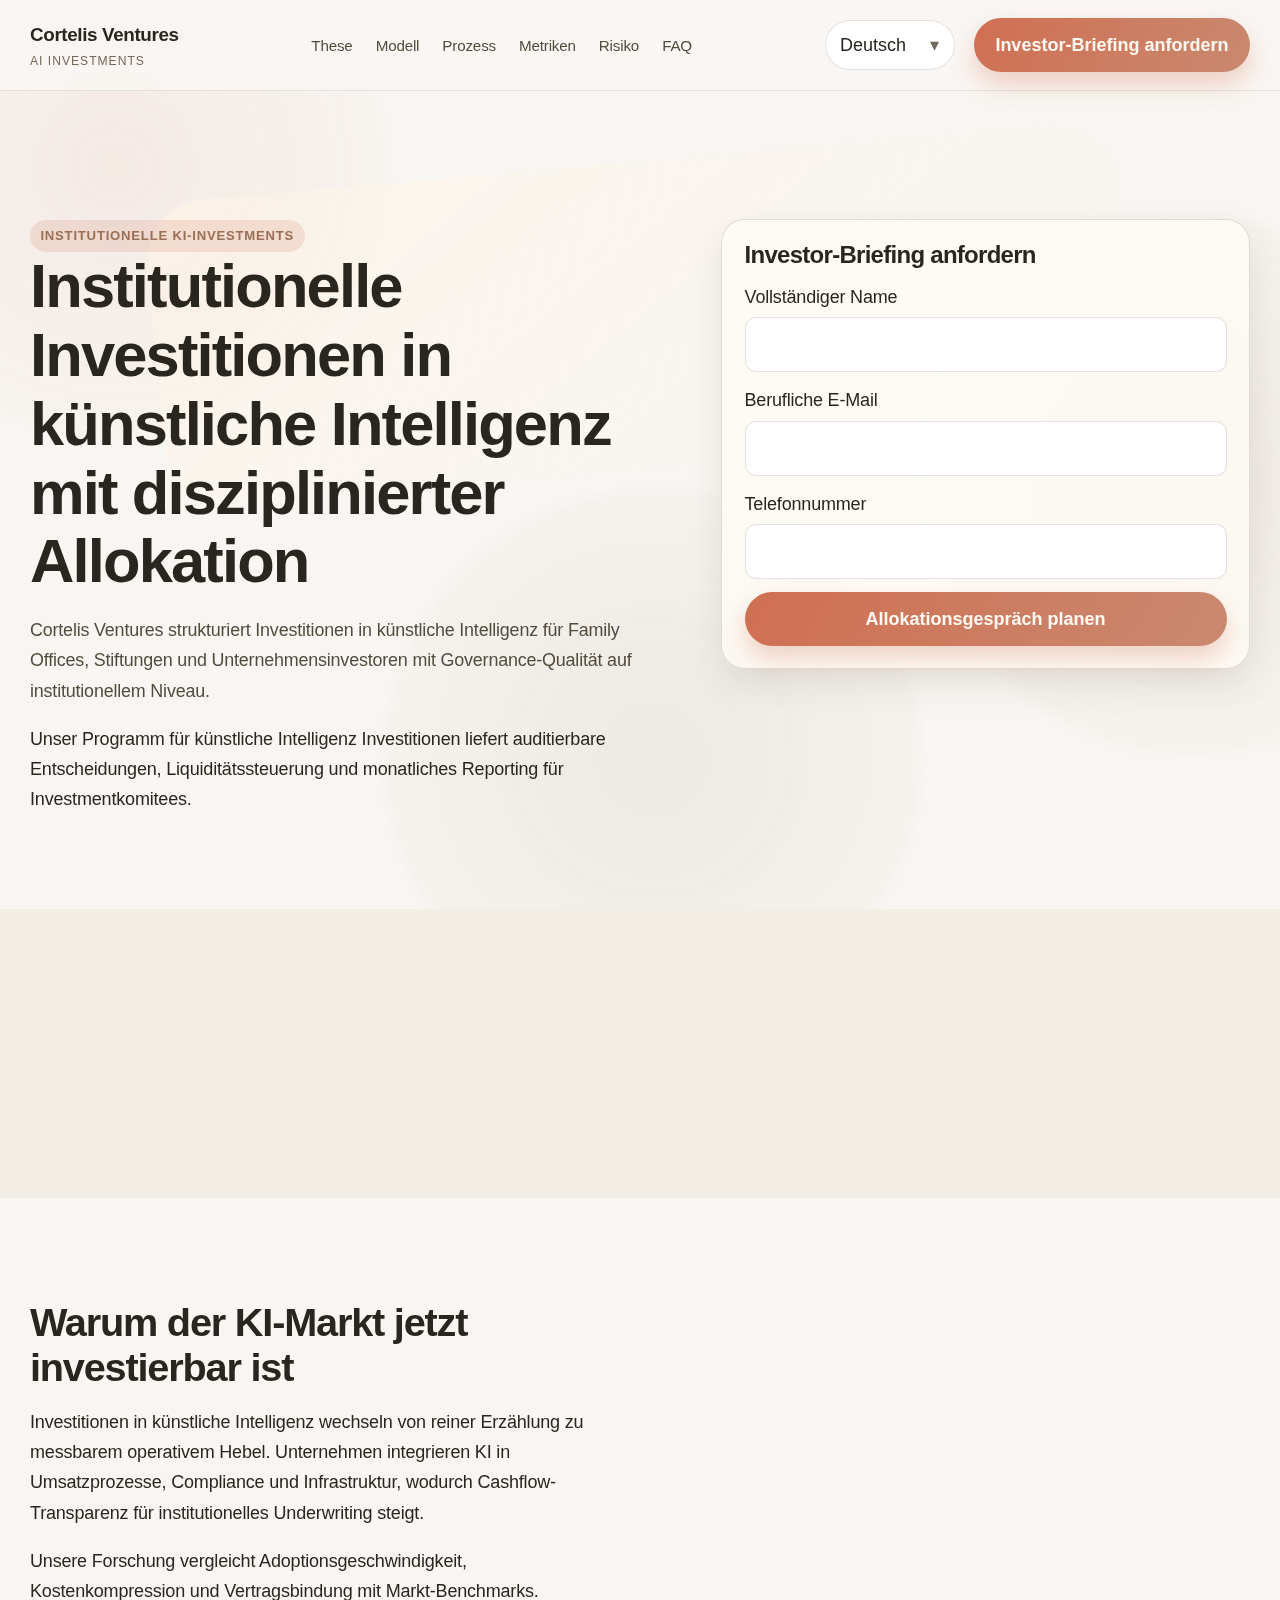
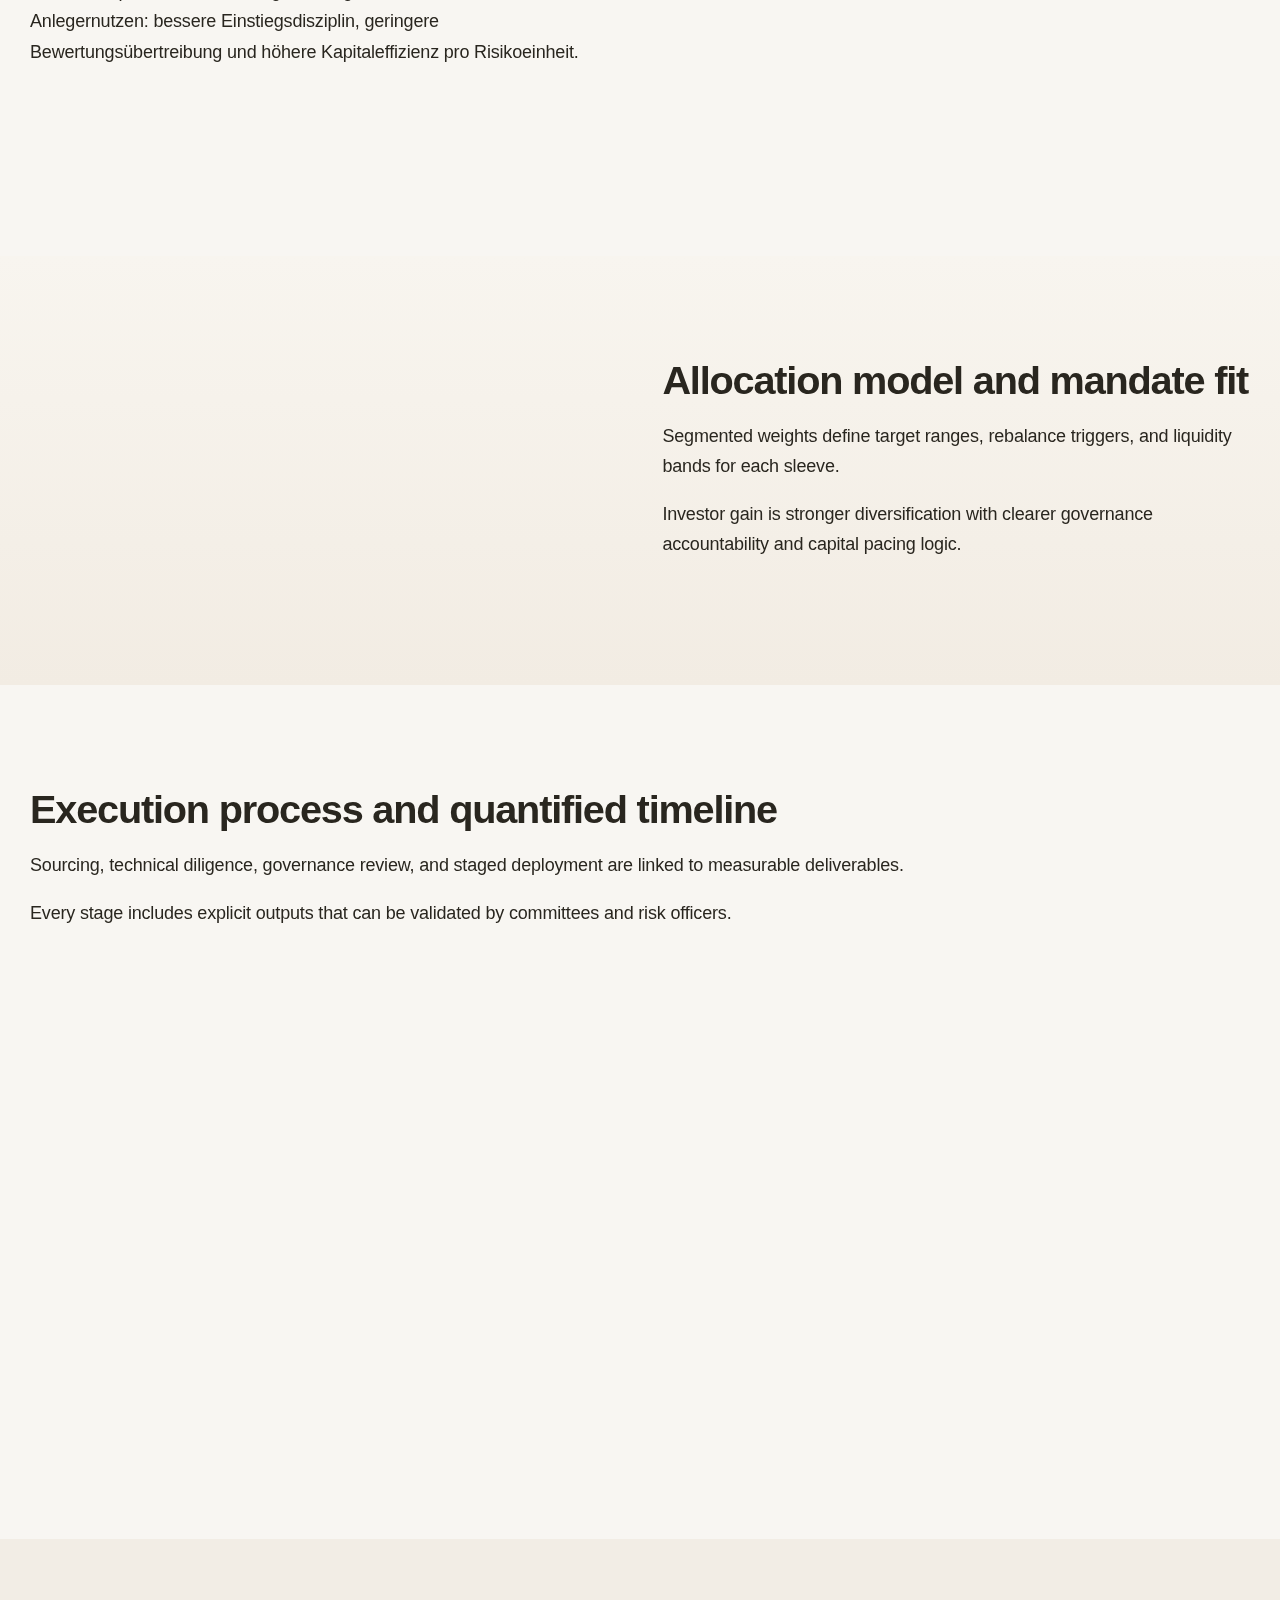
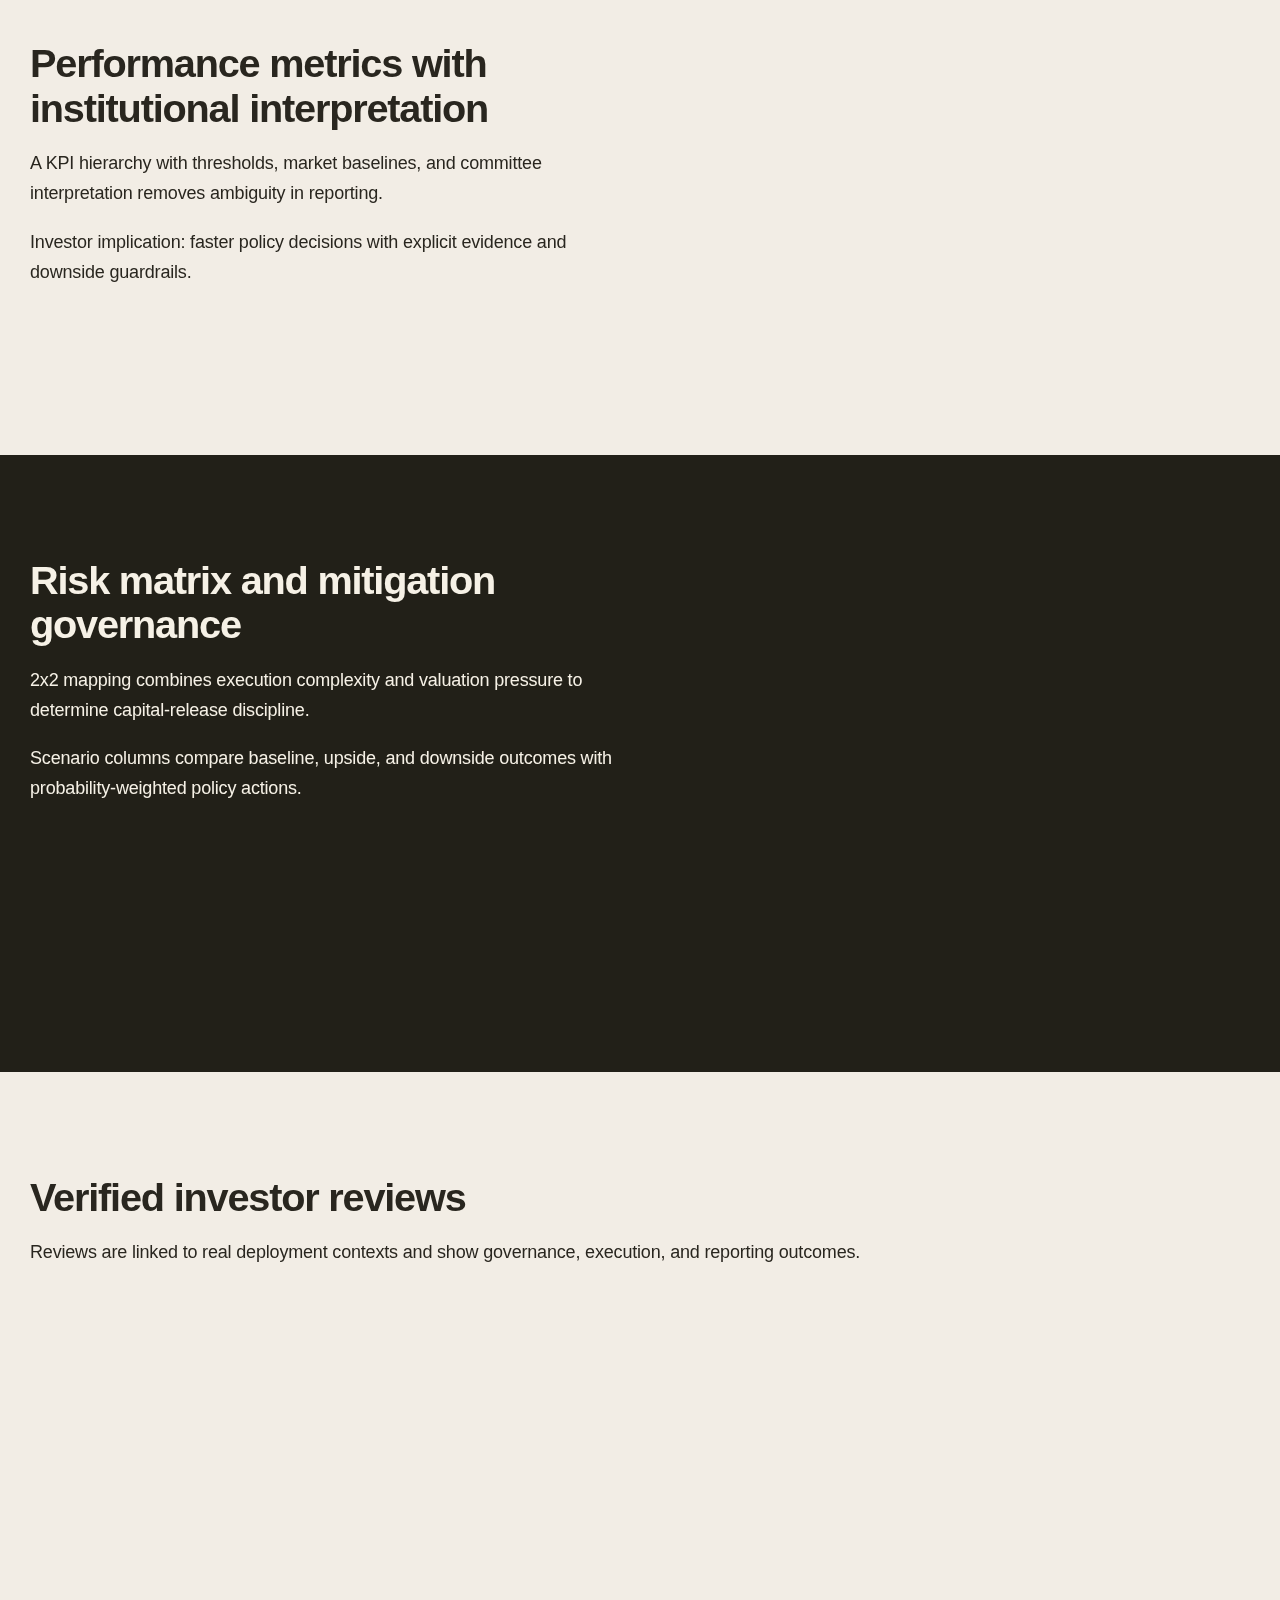
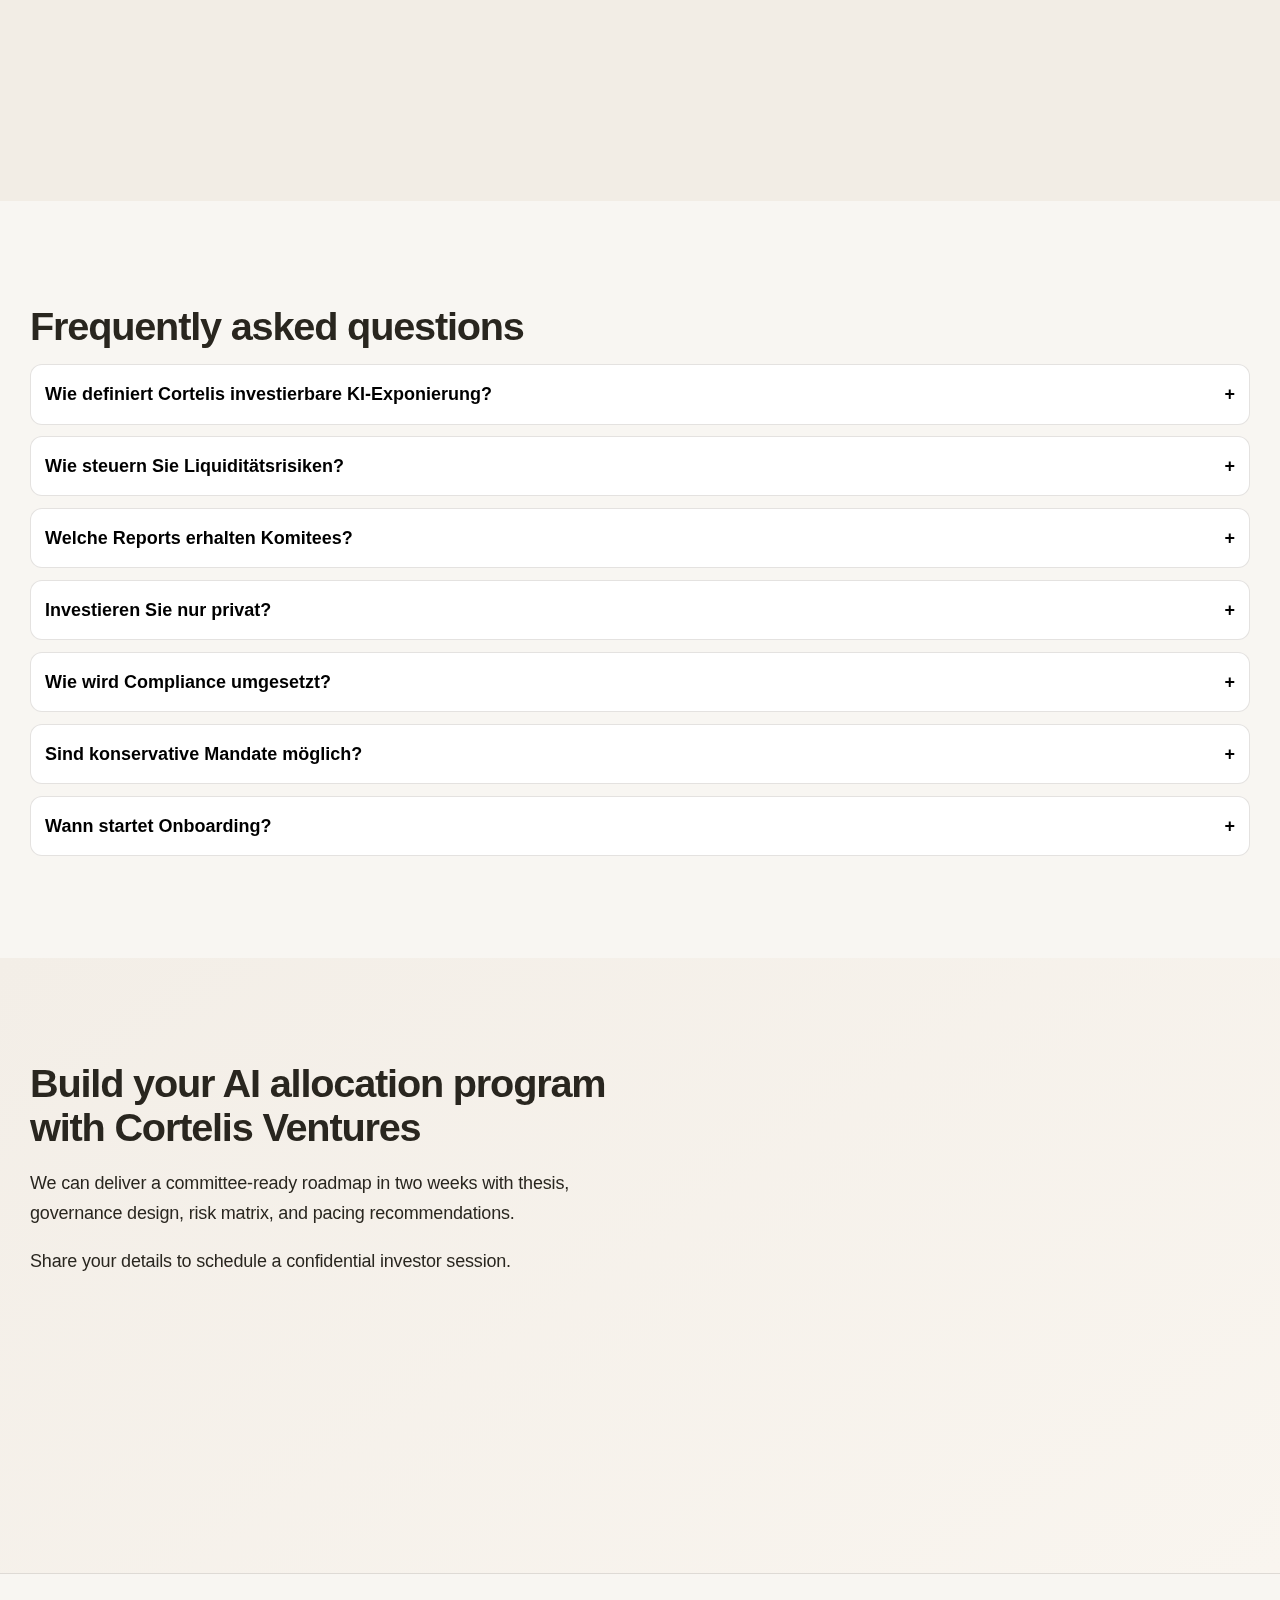
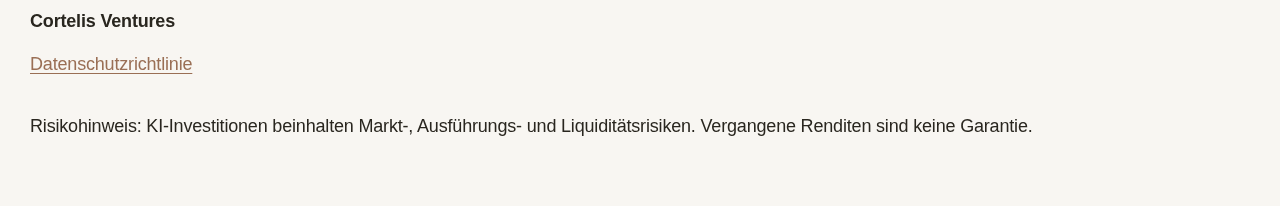
<file: de/index.html>
<!doctype html>
<html lang="de">
<head>
<meta charset="utf-8" />
<meta name="viewport" content="width=device-width, initial-scale=1" />
<title>Cortelis Ventures | Institutionelle KI-Investments und Kapitalallokation</title>
<meta name="description" content="Cortelis Ventures bietet institutionelle Strategien für Investitionen in künstliche Intelligenz mit Governance, Risikokontrolle und transparentem Reporting." />
<link rel="canonical" href="https://www.cortelisventures.com/de/index.html" />
<link rel="alternate" hreflang="en" href="https://www.cortelisventures.com/index.html" />
<link rel="alternate" hreflang="de" href="https://www.cortelisventures.com/de/index.html" />
<link rel="alternate" hreflang="fr" href="https://www.cortelisventures.com/fr/index.html" />
<link rel="alternate" hreflang="es" href="https://www.cortelisventures.com/es/index.html" />
<link rel="alternate" hreflang="it" href="https://www.cortelisventures.com/it/index.html" />
<link rel="alternate" hreflang="tr" href="https://www.cortelisventures.com/tr/index.html" />
<link rel="alternate" hreflang="pt" href="https://www.cortelisventures.com/pt/index.html" />
<link rel="alternate" hreflang="jp" href="https://www.cortelisventures.com/jp/index.html" />
<link rel="alternate" hreflang="sk" href="https://www.cortelisventures.com/sk/index.html" />
<link rel="alternate" hreflang="be" href="https://www.cortelisventures.com/be/index.html" />
<link rel="alternate" hreflang="x-default" href="https://www.cortelisventures.com/index.html" />
<meta property="og:type" content="website" />
<meta property="og:title" content="Cortelis Ventures | Institutionelle KI-Investments und Kapitalallokation" />
<meta property="og:description" content="Cortelis Ventures bietet institutionelle Strategien für Investitionen in künstliche Intelligenz mit Governance, Risikokontrolle und transparentem Reporting." />
<meta property="og:url" content="https://www.cortelisventures.com/de/index.html" />
<meta property="og:image" content="https://www.cortelisventures.com/assets/img/og-cover.jpg" />
<meta name="twitter:card" content="summary_large_image" />
<meta name="twitter:title" content="Cortelis Ventures | Institutionelle KI-Investments und Kapitalallokation" />
<meta name="twitter:description" content="Cortelis Ventures bietet institutionelle Strategien für Investitionen in künstliche Intelligenz mit Governance, Risikokontrolle und transparentem Reporting." />
<meta name="twitter:image" content="https://www.cortelisventures.com/assets/img/og-cover.jpg" />
<link rel="stylesheet" href="../assets/style.css" />
<script type="application/ld+json">{"@context":"https://schema.org","@graph":[{"@type":"Organization","name":"Cortelis Ventures","url":"https://www.cortelisventures.com"},{"@type":"WebSite","name":"Cortelis Ventures","url":"https://www.cortelisventures.com/de/"},{"@type":"FAQPage","mainEntity":[{"@type":"Question","name":"Wie definiert Cortelis investierbare KI-Exponierung?","acceptedAnswer":{"@type":"Answer","text":"Nur Positionen mit messbarem Umsatzbeitrag, Governance-Transparenz und realistischen Liquiditätswegen."}}]},{"@type":"Review","itemReviewed":{"@type":"Organization","name":"Cortelis Ventures"},"author":{"@type":"Person","name":"Anna Meyer"},"reviewBody":"Die Methodik machte unsere Allokation deutlich belastbarer."}]}</script>
<script defer src="../assets/app.js">
</script>
</head>
<body>
<div class="site-bg">
<div class="glow glow-one">
</div>
<div class="glow glow-two">
</div>
<div class="glow glow-three">
</div>
<div class="mesh">
</div>
</div>
<a class="skip-link" href="#main">Zum Inhalt springen</a>
<header class="site-header">
<div class="container header-inner">
<a class="brand" href="../index.html">Cortelis Ventures<span>AI Investments</span>
</a>
<nav class="main-nav" aria-label="Primary">
<ul>
<li>
<a href="#why">These</a>
</li>
<li>
<a href="#model">Modell</a>
</li>
<li>
<a href="#process">Prozess</a>
</li>
<li>
<a href="#metrics">Metriken</a>
</li>
<li>
<a href="#risk">Risiko</a>
</li>
<li>
<a href="#faq">FAQ</a>
</li>
</ul>
</nav>
<div class="header-right">
<div class="lang-switcher">
<button class="lang-toggle" aria-expanded="false">Deutsch</button>
<ul class="lang-menu">
<li>
<a href="../index.html">
<span class="flag-svg">
<svg viewBox="0 0 60 40" xmlns="http://www.w3.org/2000/svg">
<rect width="60" height="40" fill="#012169"/>
<path d="M0 0l60 40M60 0L0 40" stroke="#fff" stroke-width="8"/>
<path d="M0 0l60 40M60 0L0 40" stroke="#C8102E" stroke-width="4"/>
<path d="M30 0v40M0 20h60" stroke="#fff" stroke-width="12"/>
<path d="M30 0v40M0 20h60" stroke="#C8102E" stroke-width="7"/>
</svg>
</span>English</a>
</li>
<li>
<a href="../de/index.html">
<span class="flag-svg">
<svg viewBox="0 0 3 2" xmlns="http://www.w3.org/2000/svg">
<rect width="3" height="2" fill="#ffce00"/>
<rect width="3" height="1.333" fill="#dd0000"/>
<rect width="3" height="0.666" fill="#000"/>
</svg>
</span>Deutsch</a>
</li>
<li>
<a href="../fr/index.html">
<span class="flag-svg">
<svg viewBox="0 0 3 2" xmlns="http://www.w3.org/2000/svg">
<rect width="1" height="2" fill="#0055A4"/>
<rect x="1" width="1" height="2" fill="#fff"/>
<rect x="2" width="1" height="2" fill="#EF4135"/>
</svg>
</span>Français</a>
</li>
<li>
<a href="../es/index.html">
<span class="flag-svg">
<svg viewBox="0 0 3 2" xmlns="http://www.w3.org/2000/svg">
<rect width="3" height="2" fill="#AA151B"/>
<rect y="0.5" width="3" height="1" fill="#F1BF00"/>
</svg>
</span>Español</a>
</li>
<li>
<a href="../it/index.html">
<span class="flag-svg">
<svg viewBox="0 0 3 2" xmlns="http://www.w3.org/2000/svg">
<rect width="1" height="2" fill="#009246"/>
<rect x="1" width="1" height="2" fill="#fff"/>
<rect x="2" width="1" height="2" fill="#CE2B37"/>
</svg>
</span>Italiano</a>
</li>
<li>
<a href="../tr/index.html">
<span class="flag-svg">
<svg viewBox="0 0 30 20" xmlns="http://www.w3.org/2000/svg">
<rect width="30" height="20" fill="#E30A17"/>
<circle cx="12" cy="10" r="5" fill="#fff"/>
<circle cx="13.5" cy="10" r="4" fill="#E30A17"/>
<polygon points="18,10 22,8.5 22,11.5" fill="#fff"/>
</svg>
</span>Türkçe</a>
</li>
<li>
<a href="../pt/index.html">
<span class="flag-svg">
<svg viewBox="0 0 3 2" xmlns="http://www.w3.org/2000/svg">
<rect width="3" height="2" fill="#FF0000"/>
<rect width="1.2" height="2" fill="#006600"/>
</svg>
</span>Português</a>
</li>
<li>
<a href="../jp/index.html">
<span class="flag-svg">
<svg viewBox="0 0 3 2" xmlns="http://www.w3.org/2000/svg">
<rect width="3" height="2" fill="#fff"/>
<circle cx="1.5" cy="1" r="0.48" fill="#BC002D"/>
</svg>
</span>日本語</a>
</li>
<li>
<a href="../sk/index.html">
<span class="flag-svg">
<svg viewBox="0 0 3 2" xmlns="http://www.w3.org/2000/svg">
<rect width="3" height="2" fill="#EE1C25"/>
<rect width="3" height="1.333" fill="#0B4EA2"/>
<rect width="3" height="0.666" fill="#fff"/>
</svg>
</span>Slovenčina</a>
</li>
<li>
<a href="../be/index.html">
<span class="flag-svg">
<svg viewBox="0 0 3 2" xmlns="http://www.w3.org/2000/svg">
<rect width="3" height="2" fill="#000"/>
<rect y="0.666" width="3" height="0.666" fill="#FDDA24"/>
<rect y="1.333" width="3" height="0.667" fill="#EF3340"/>
</svg>
</span>Nederlands</a>
</li>
</ul>
</div>
<button class="cta-btn">Investor-Briefing anfordern</button>
<button class="burger" aria-expanded="false" aria-label="Menü öffnen">
<span>
</span>
</button>
</div>
</div>
</header>
<div class="drawer-overlay">
</div>
<aside class="mobile-drawer" aria-label="mobile">
<button class="drawer-close" aria-label="Menü schließen">×</button>
<ul class="drawer-nav">
<li>
<a href="#why">These</a>
</li>
<li>
<a href="#model">Modell</a>
</li>
<li>
<a href="#process">Prozess</a>
</li>
<li>
<a href="#metrics">Metriken</a>
</li>
<li>
<a href="#risk">Risiko</a>
</li>
<li>
<a href="#faq">FAQ</a>
</li>
</ul>
<div class="lang-switcher">
<button class="lang-toggle" aria-expanded="false">Deutsch</button>
<ul class="lang-menu">
<li>
<a href="../index.html">
<span class="flag-svg">
<svg viewBox="0 0 60 40" xmlns="http://www.w3.org/2000/svg">
<rect width="60" height="40" fill="#012169"/>
<path d="M0 0l60 40M60 0L0 40" stroke="#fff" stroke-width="8"/>
<path d="M0 0l60 40M60 0L0 40" stroke="#C8102E" stroke-width="4"/>
<path d="M30 0v40M0 20h60" stroke="#fff" stroke-width="12"/>
<path d="M30 0v40M0 20h60" stroke="#C8102E" stroke-width="7"/>
</svg>
</span>English</a>
</li>
<li>
<a href="../de/index.html">
<span class="flag-svg">
<svg viewBox="0 0 3 2" xmlns="http://www.w3.org/2000/svg">
<rect width="3" height="2" fill="#ffce00"/>
<rect width="3" height="1.333" fill="#dd0000"/>
<rect width="3" height="0.666" fill="#000"/>
</svg>
</span>Deutsch</a>
</li>
<li>
<a href="../fr/index.html">
<span class="flag-svg">
<svg viewBox="0 0 3 2" xmlns="http://www.w3.org/2000/svg">
<rect width="1" height="2" fill="#0055A4"/>
<rect x="1" width="1" height="2" fill="#fff"/>
<rect x="2" width="1" height="2" fill="#EF4135"/>
</svg>
</span>Français</a>
</li>
<li>
<a href="../es/index.html">
<span class="flag-svg">
<svg viewBox="0 0 3 2" xmlns="http://www.w3.org/2000/svg">
<rect width="3" height="2" fill="#AA151B"/>
<rect y="0.5" width="3" height="1" fill="#F1BF00"/>
</svg>
</span>Español</a>
</li>
<li>
<a href="../it/index.html">
<span class="flag-svg">
<svg viewBox="0 0 3 2" xmlns="http://www.w3.org/2000/svg">
<rect width="1" height="2" fill="#009246"/>
<rect x="1" width="1" height="2" fill="#fff"/>
<rect x="2" width="1" height="2" fill="#CE2B37"/>
</svg>
</span>Italiano</a>
</li>
<li>
<a href="../tr/index.html">
<span class="flag-svg">
<svg viewBox="0 0 30 20" xmlns="http://www.w3.org/2000/svg">
<rect width="30" height="20" fill="#E30A17"/>
<circle cx="12" cy="10" r="5" fill="#fff"/>
<circle cx="13.5" cy="10" r="4" fill="#E30A17"/>
<polygon points="18,10 22,8.5 22,11.5" fill="#fff"/>
</svg>
</span>Türkçe</a>
</li>
<li>
<a href="../pt/index.html">
<span class="flag-svg">
<svg viewBox="0 0 3 2" xmlns="http://www.w3.org/2000/svg">
<rect width="3" height="2" fill="#FF0000"/>
<rect width="1.2" height="2" fill="#006600"/>
</svg>
</span>Português</a>
</li>
<li>
<a href="../jp/index.html">
<span class="flag-svg">
<svg viewBox="0 0 3 2" xmlns="http://www.w3.org/2000/svg">
<rect width="3" height="2" fill="#fff"/>
<circle cx="1.5" cy="1" r="0.48" fill="#BC002D"/>
</svg>
</span>日本語</a>
</li>
<li>
<a href="../sk/index.html">
<span class="flag-svg">
<svg viewBox="0 0 3 2" xmlns="http://www.w3.org/2000/svg">
<rect width="3" height="2" fill="#EE1C25"/>
<rect width="3" height="1.333" fill="#0B4EA2"/>
<rect width="3" height="0.666" fill="#fff"/>
</svg>
</span>Slovenčina</a>
</li>
<li>
<a href="../be/index.html">
<span class="flag-svg">
<svg viewBox="0 0 3 2" xmlns="http://www.w3.org/2000/svg">
<rect width="3" height="2" fill="#000"/>
<rect y="0.666" width="3" height="0.666" fill="#FDDA24"/>
<rect y="1.333" width="3" height="0.667" fill="#EF3340"/>
</svg>
</span>Nederlands</a>
</li>
</ul>
</div>
<button class="drawer-cta">Investor-Briefing anfordern</button>
</aside>
<main id="main">
<section class="hero">
<div class="container hero-grid">
<div>
<span class="section-kicker">Institutionelle KI-Investments</span>
<h1>Institutionelle Investitionen in künstliche Intelligenz mit disziplinierter Allokation</h1>
<p class="lead">Cortelis Ventures strukturiert Investitionen in künstliche Intelligenz für Family Offices, Stiftungen und Unternehmensinvestoren mit Governance-Qualität auf institutionellem Niveau.</p>
<p>Unser Programm für künstliche Intelligenz Investitionen liefert auditierbare Entscheidungen, Liquiditätssteuerung und monatliches Reporting für Investmentkomitees.</p>
</div>
<div class="hero-card reveal">
<h3>Investor-Briefing anfordern</h3>
<form class="lead-form">
<label class="field">Vollständiger Name<input name="fullName" type="text" required />
</label>
<label class="field">Berufliche E-Mail<input name="professionalEmail" type="email" required />
</label>
<label class="field">Telefonnummer<input name="phoneNumber" type="tel" required />
</label>
<button class="submit-btn" type="submit">Allokationsgespräch planen</button>
</form>
</div>
</div>
</section>
<section class="kpi-strip section-alt">
<div class="container">
<div class="kpi-grid">
<article class="kpi-item reveal">
<strong>18–24%</strong>
<div>IRR</div>
<p>Risk-adjusted target profile.</p>
</article>
<article class="kpi-item reveal">
<strong>-8.5%</strong>
<div>Downside</div>
<p>Drawdown budget ceiling.</p>
</article>
<article class="kpi-item reveal">
<strong>63%</strong>
<div>Liquidity</div>
<p>Quarterly liquidity pathways.</p>
</article>
<article class="kpi-item reveal">
<strong>Monthly</strong>
<div>Governance</div>
<p>Committee report cadence.</p>
</article>
</div>
</div>
</section>
<section id="why" class="section">
<div class="container two-col">
<div>
<h2>Warum der KI-Markt jetzt investierbar ist</h2>
<p>Investitionen in künstliche Intelligenz wechseln von reiner Erzählung zu messbarem operativem Hebel. Unternehmen integrieren KI in Umsatzprozesse, Compliance und Infrastruktur, wodurch Cashflow-Transparenz für institutionelles Underwriting steigt.</p>
<p>Unsere Forschung vergleicht Adoptionsgeschwindigkeit, Kostenkompression und Vertragsbindung mit Markt-Benchmarks. Anlegernutzen: bessere Einstiegsdisziplin, geringere Bewertungsübertreibung und höhere Kapitaleffizienz pro Risikoeinheit.</p>
</div>
<div class="visual-card reveal">
<h3>KPI</h3>
<p>Context, baseline, interpretation, investor implication are included for every metric.</p>
<div class="metric-tree">
<div class="primary">
<strong>Primary objective</strong>
<p>Risk-adjusted return net of execution friction.</p>
</div>
<div class="secondary-grid">
<article>
<strong>Liquidity</strong>
<p>Coverage and reserves.</p>
</article>
<article>
<strong>Governance</strong>
<p>Audit-ready records.</p>
</article>
<article>
<strong>Efficiency</strong>
<p>Capital productivity.</p>
</article>
</div>
</div>
</div>
</div>
</section>
<section id="model" class="section section-split">
<div class="container two-col">
<div class="visual-card reveal">
<div class="stack-bar">
<span style="width:34%">
</span>
<span style="width:28%">
</span>
<span style="width:22%">
</span>
<span style="width:16%">
</span>
</div>
<p>Baseline comparison clarifies allocation concentration versus broad market baskets.</p>
<div class="compare-chart">
<div class="compare-row">
<span>Return</span>
<div class="bar" style="--fill:72%">
</div>
<div class="bar market" style="--fill:58%">
</div>
</div>
<div class="compare-row">
<span>Volatility</span>
<div class="bar" style="--fill:44%">
</div>
<div class="bar market" style="--fill:67%">
</div>
</div>
</div>
</div>
<div>
<h2>Allocation model and mandate fit</h2>
<p>Segmented weights define target ranges, rebalance triggers, and liquidity bands for each sleeve.</p>
<p>Investor gain is stronger diversification with clearer governance accountability and capital pacing logic.</p>
</div>
</div>
</section>
<section id="process" class="section">
<div class="container">
<h2>Execution process and quantified timeline</h2>
<p>Sourcing, technical diligence, governance review, and staged deployment are linked to measurable deliverables.</p>
<p>Every stage includes explicit outputs that can be validated by committees and risk officers.</p>
<div class="two-col">
<div class="visual-card reveal">
<div class="timeline">
<div class="timeline-step">
<strong>Week 1–2</strong>
<p>Sourcing and scoring.</p>
</div>
<div class="timeline-step">
<strong>Week 3–4</strong>
<p>Technical and legal review.</p>
</div>
<div class="timeline-step">
<strong>Week 5</strong>
<p>Committee alignment.</p>
</div>
<div class="timeline-step">
<strong>Week 6+</strong>
<p>Staged deployment.</p>
</div>
</div>
</div>
<div class="visual-card reveal">
<div class="waterfall">
<div class="step" data-label="Entry" style="--h:58%">
</div>
<div class="step" data-label="Execution" style="--h:72%">
</div>
<div class="step" data-label="Governance" style="--h:64%">
</div>
<div class="step" data-label="Liquidity" style="--h:69%">
</div>
</div>
<p>Waterfall interpretation shows what drives retained alpha after controls.</p>
</div>
</div>
</div>
</section>
<section id="metrics" class="section section-alt">
<div class="container two-col">
<div>
<h2>Performance metrics with institutional interpretation</h2>
<p>A KPI hierarchy with thresholds, market baselines, and committee interpretation removes ambiguity in reporting.</p>
<p>Investor implication: faster policy decisions with explicit evidence and downside guardrails.</p>
</div>
<div class="visual-card reveal">
<div class="rings">
<div class="ring" style="--value:78%">
<span>78%</span>
</div>
<div class="ring" style="--value:64%">
<span>64%</span>
</div>
<div class="ring" style="--value:71%">
<span>71%</span>
</div>
</div>
<p>Ring indicators summarize compliance, liquidity resilience, and execution quality.</p>
</div>
</div>
</section>
<section id="risk" class="section section-dark">
<div class="container two-col">
<div>
<h2>Risk matrix and mitigation governance</h2>
<p>2x2 mapping combines execution complexity and valuation pressure to determine capital-release discipline.</p>
<p>Scenario columns compare baseline, upside, and downside outcomes with probability-weighted policy actions.</p>
</div>
<div class="visual-card dark reveal">
<div class="matrix">
<div>
<strong>Low / Low</strong>
<p>Standard pacing.</p>
</div>
<div>
<strong>Low / High</strong>
<p>Valuation controls.</p>
</div>
<div>
<strong>High / Low</strong>
<p>Extended diligence.</p>
</div>
<div>
<strong>High / High</strong>
<p>Staged capital and covenants.</p>
</div>
</div>
<div class="scenario-grid">
<article class="scenario">
<strong>Baseline</strong>
<p>Stable conversion.</p>
</article>
<article class="scenario">
<strong>Upside</strong>
<p>Faster demand.</p>
</article>
<article class="scenario">
<strong>Downside</strong>
<p>Margin pressure.</p>
</article>
</div>
</div>
</div>
</section>
<section id="reviews" class="section section-alt">
<div class="container">
<h2>Verified investor reviews</h2>
<p>Reviews are linked to real deployment contexts and show governance, execution, and reporting outcomes.</p>
<div class="review-grid">
<article class="review-card reveal">
<div class="review-head">
<div class="avatar">AM</div>
<strong>Anna Meyer</strong>
<span class="verified">VERIFIZIERT</span>
</div>
<div>Chief Investment Officer · Europa</div>
<p>Die Methodik machte unsere Allokation deutlich belastbarer.</p>
</article>
<article class="review-card reveal">
<div class="review-head">
<div class="avatar">RK</div>
<strong>Rami Kader</strong>
<span class="verified">VERIFIZIERT</span>
</div>
<div>Portfolio Director · Zürich</div>
<p>Das Ausführungsscoring senkte Bewertungsrisiken und verbesserte Disziplin.</p>
</article>
<article class="review-card reveal">
<div class="review-head">
<div class="avatar">SL</div>
<strong>Sara Leone</strong>
<span class="verified">VERIFIZIERT</span>
</div>
<div>Head of Strategic Capital · Milano</div>
<p>Empfehlungen kamen mit klaren Benchmarks und Mitigationen.</p>
</article>
<article class="review-card reveal">
<div class="review-head">
<div class="avatar">JT</div>
<strong>Jonas Thijs</strong>
<span class="verified">VERIFIZIERT</span>
</div>
<div>Principal · Bruxelles</div>
<p>Das Reporting ist präzise, nachvollziehbar und investitionsrelevant.</p>
</article>
</div>
</div>
</section>
<section id="faq" class="section">
<div class="container">
<h2>Frequently asked questions</h2>
<div class="faq-wrap">
<article class="faq-item">
<button class="faq-question" aria-expanded="false">Wie definiert Cortelis investierbare KI-Exponierung?<span>+</span>
</button>
<div class="faq-answer">
<p>Nur Positionen mit messbarem Umsatzbeitrag, Governance-Transparenz und realistischen Liquiditätswegen.</p>
</div>
</article>
<article class="faq-item">
<button class="faq-question" aria-expanded="false">Wie steuern Sie Liquiditätsrisiken?<span>+</span>
</button>
<div class="faq-answer">
<p>Mit Bandbreiten je Segment, Cash-Puffern und quartalsweisen Stresstests.</p>
</div>
</article>
<article class="faq-item">
<button class="faq-question" aria-expanded="false">Welche Reports erhalten Komitees?<span>+</span>
</button>
<div class="faq-answer">
<p>Monatliche Pakete mit Attribution, Risikoabweichung, Benchmark-Vergleich und Maßnahmen.</p>
</div>
</article>
<article class="faq-item">
<button class="faq-question" aria-expanded="false">Investieren Sie nur privat?<span>+</span>
</button>
<div class="faq-answer">
<p>Nein, wir kombinieren private, öffentliche und sekundäre Chancen.</p>
</div>
</article>
<article class="faq-item">
<button class="faq-question" aria-expanded="false">Wie wird Compliance umgesetzt?<span>+</span>
</button>
<div class="faq-answer">
<p>Juristische und datenbezogene Kontrollpunkte sind im gesamten Prozess verankert.</p>
</div>
</article>
<article class="faq-item">
<button class="faq-question" aria-expanded="false">Sind konservative Mandate möglich?<span>+</span>
</button>
<div class="faq-answer">
<p>Ja, mit engeren Drawdown-Grenzen und höherer Liquidität.</p>
</div>
</article>
<article class="faq-item">
<button class="faq-question" aria-expanded="false">Wann startet Onboarding?<span>+</span>
</button>
<div class="faq-answer">
<p>In der Regel innerhalb von fünf Arbeitstagen.</p>
</div>
</article>
</div>
</div>
</section>
<section class="final-cta">
<div class="container two-col">
<div>
<h2>Build your AI allocation program with Cortelis Ventures</h2>
<p>We can deliver a committee-ready roadmap in two weeks with thesis, governance design, risk matrix, and pacing recommendations.</p>
<p>Share your details to schedule a confidential investor session.</p>
</div>
<div class="hero-card reveal">
<form class="lead-form">
<label class="field">Vollständiger Name<input name="fullName" type="text" required />
</label>
<label class="field">Berufliche E-Mail<input name="professionalEmail" type="email" required />
</label>
<label class="field">Telefonnummer<input name="phoneNumber" type="tel" required />
</label>
<button class="final-cta-btn" type="submit">Allokationsgespräch planen</button>
</form>
</div>
</div>
</section>
</main>
<footer class="site-footer">
<div class="container footer-inner">
<strong>Cortelis Ventures</strong>
<a href="#" data-open-privacy class="privacy-link">Datenschutzrichtlinie</a>
<p>Risikohinweis: KI-Investitionen beinhalten Markt-, Ausführungs- und Liquiditätsrisiken. Vergangene Renditen sind keine Garantie.</p>
</div>
</footer>
<div class="modal-overlay">
</div>
<div class="modal" role="dialog" aria-modal="true" aria-label="Datenschutzdialog">
<div class="modal-header">
<button class="modal-close-icon" aria-label="Schließen">×</button>
<h2>Datenschutzrichtlinie</h2>
</div>
<div class="modal-content">
<section>
<h3>Introduction</h3>
<p>Cortelis Ventures processes personal and professional data to provide institutional investment communications.</p>
</section>
<section>
<h3>Data collection</h3>
<p>We collect full name, professional email, phone number, and interaction metadata.</p>
</section>
<section>
<h3>Legal basis</h3>
<p>Processing relies on legitimate interest, contractual preparation, and legal obligations.</p>
</section>
<section>
<h3>Cookies</h3>
<p>We use essential and analytics cookies to improve experience.</p>
</section>
<section>
<h3>Retention</h3>
<p>Data is retained only as long as necessary for service, compliance, and security.</p>
</section>
<section>
<h3>Third-party sharing</h3>
<p>Limited sharing occurs with regulated providers under contractual safeguards.</p>
</section>
<section>
<h3>Security</h3>
<p>Controls include encryption, access management, monitoring, and incident response.</p>
</section>
<section>
<h3>User rights</h3>
<p>Users may request access, correction, deletion, portability, and objection handling.</p>
</section>
<section>
<h3>International transfers</h3>
<p>Cross-border transfers use contractual protections.</p>
</section>
<section>
<h3>Industry risk disclosure</h3>
<p>Financial markets involve potential capital loss, valuation volatility, and liquidity constraints.</p>
</section>
<section>
<h3>Contact</h3>
<p>For privacy requests contact privacy@cortelisventures.com.</p>
</section>
</div>
<div class="modal-footer">
<button class="modal-close-btn">Schließen</button>
</div>
</div>
</body>
</html>
</file>
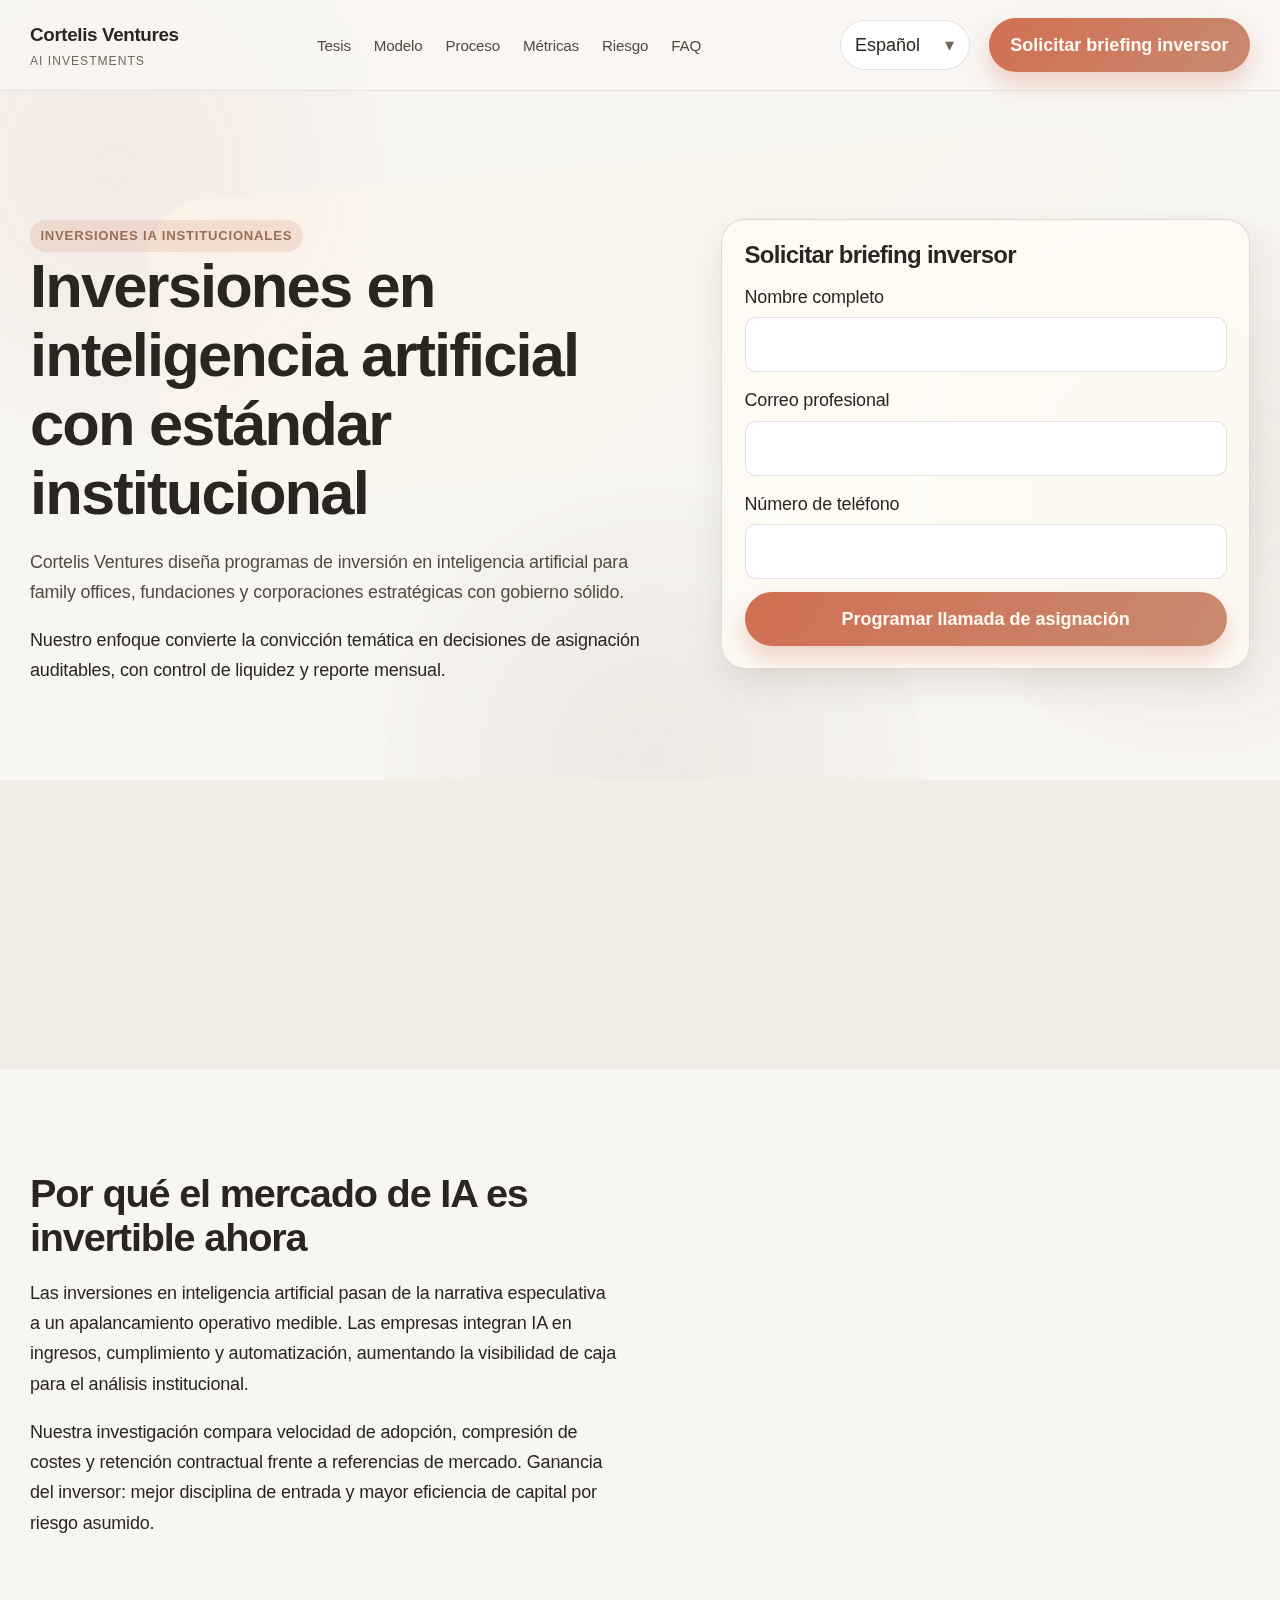
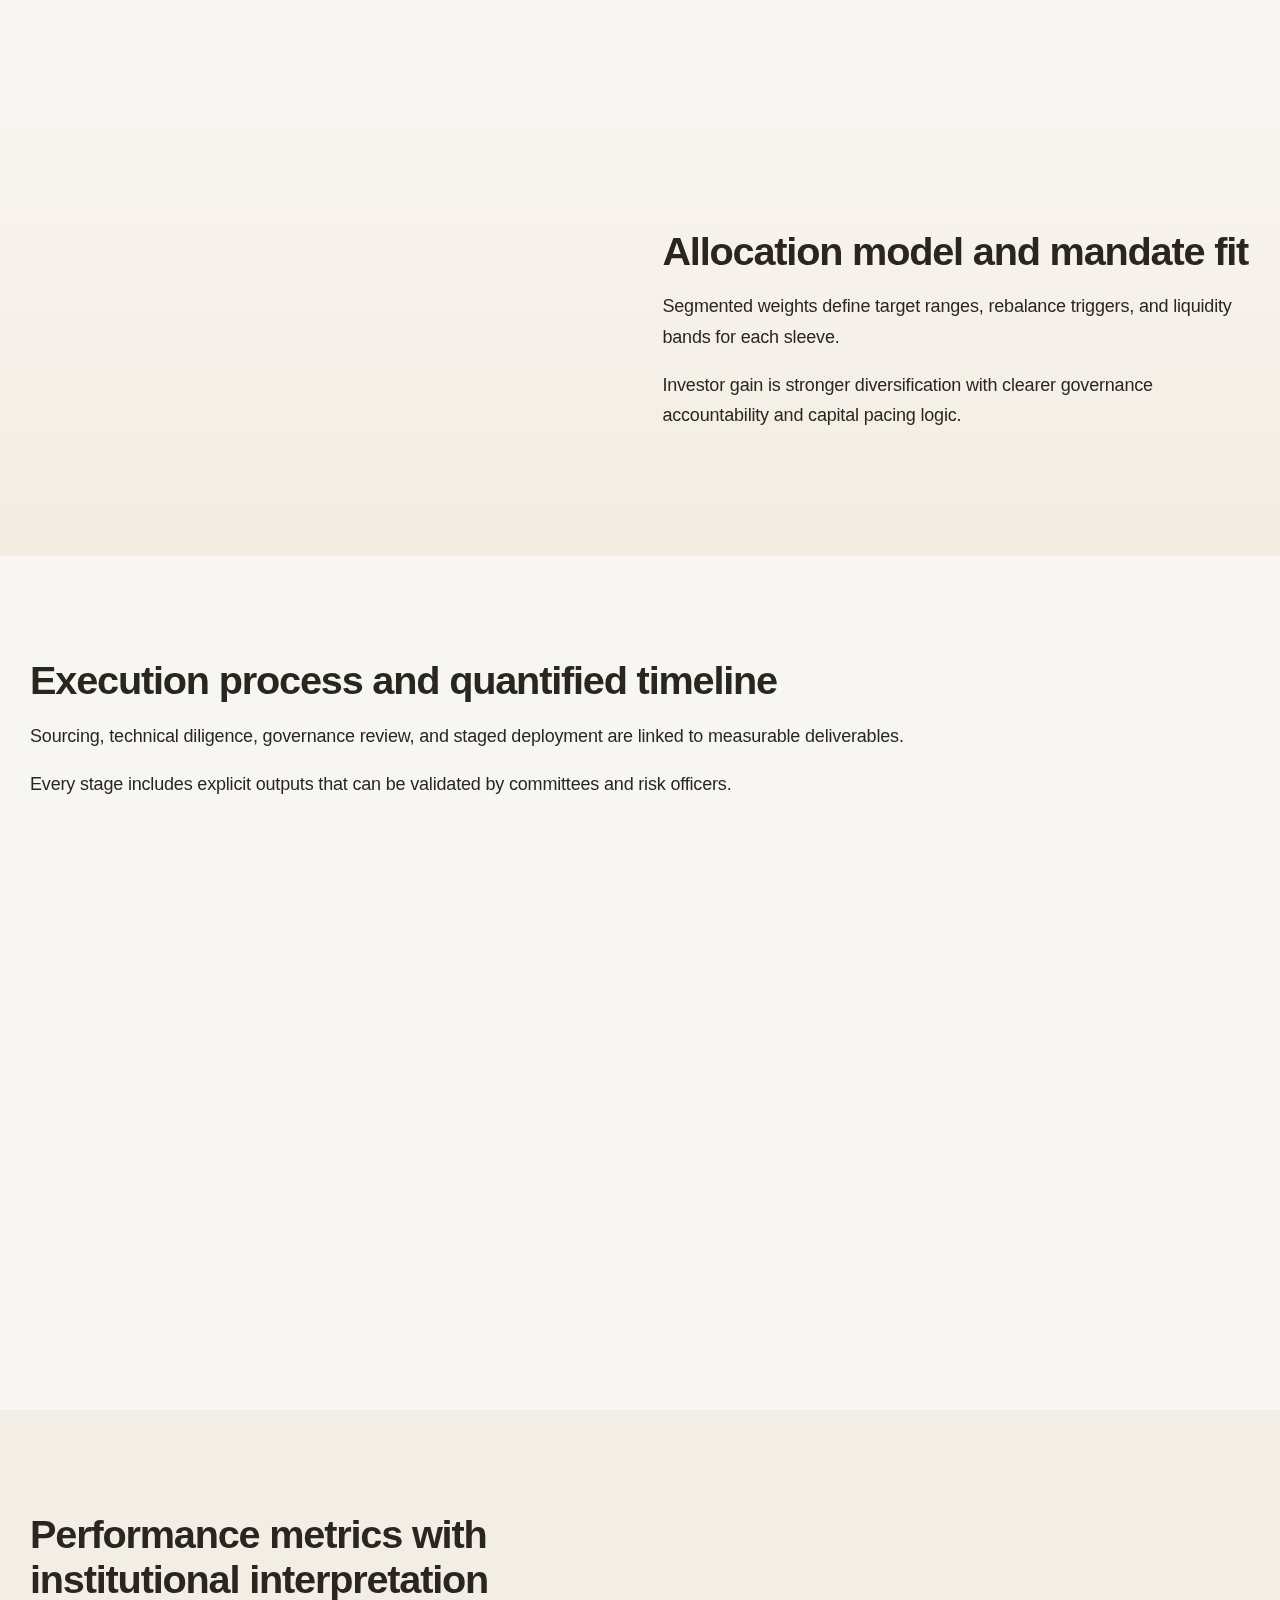
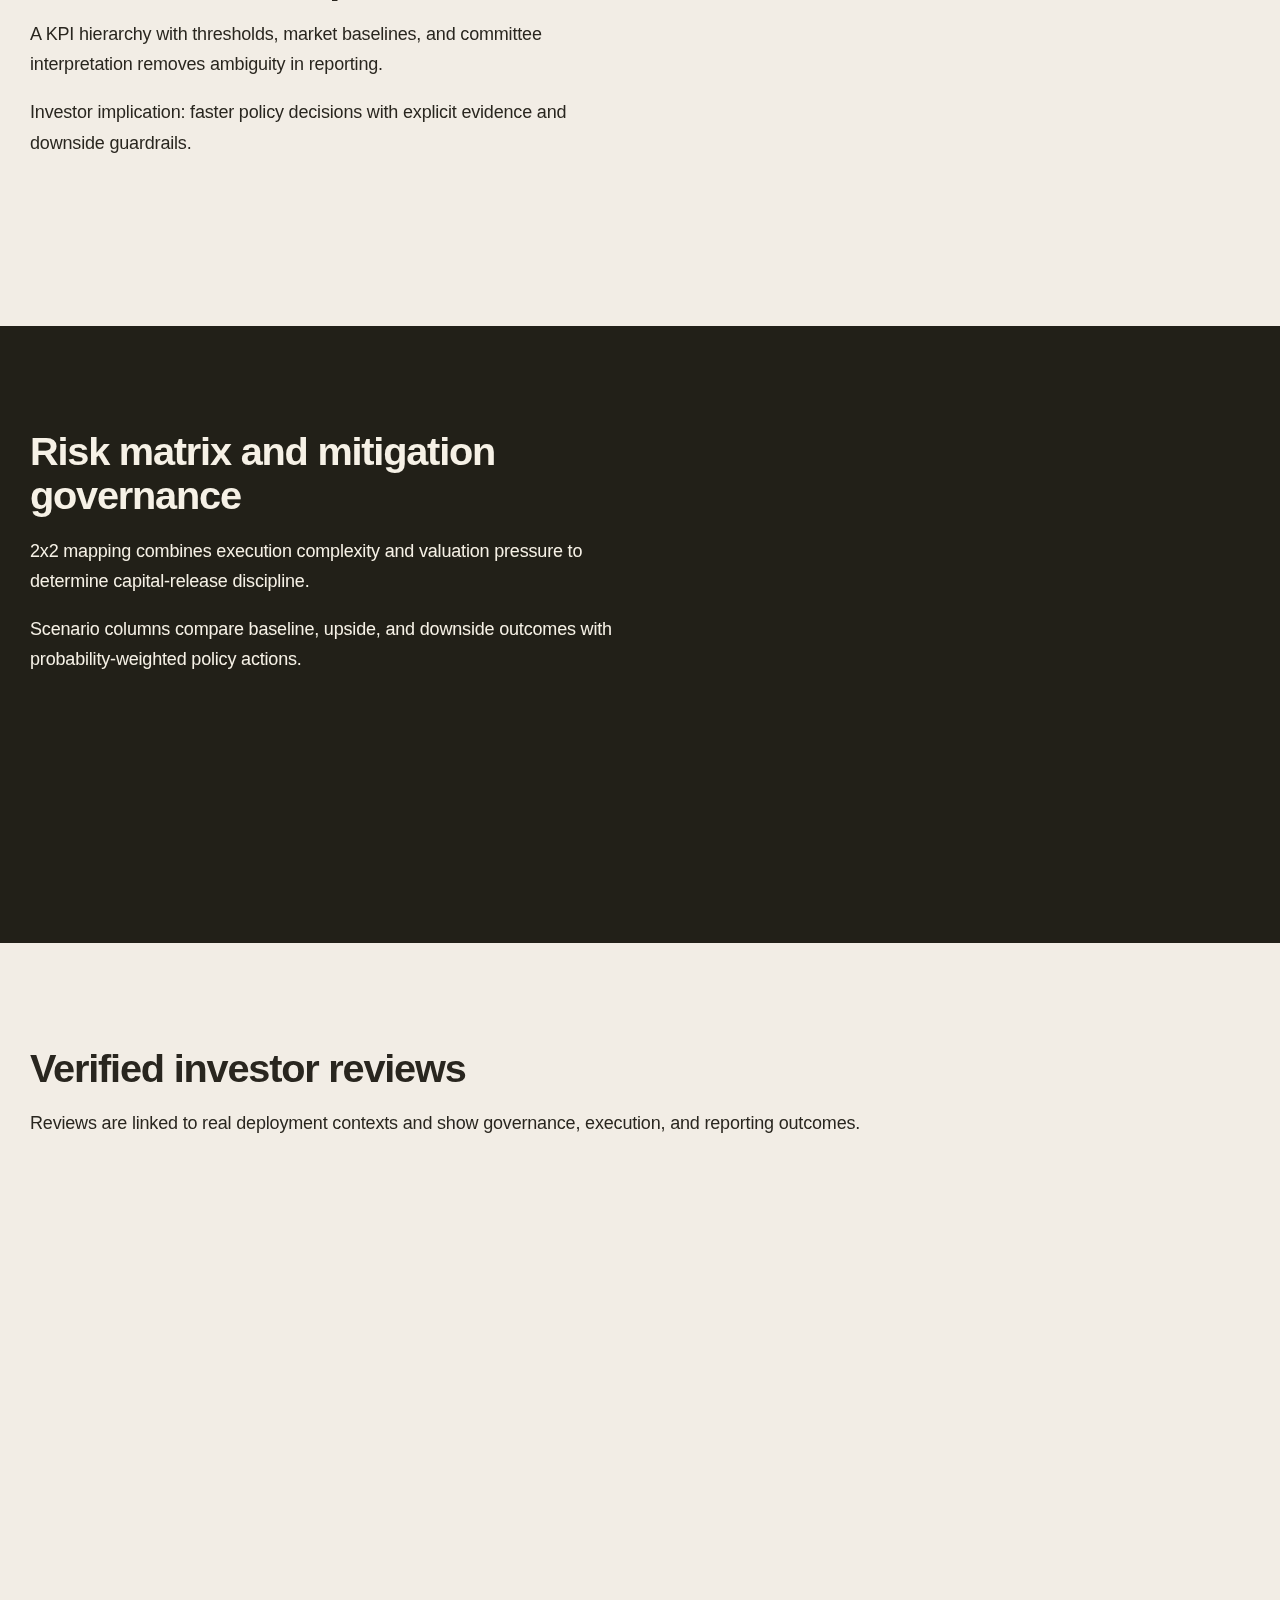
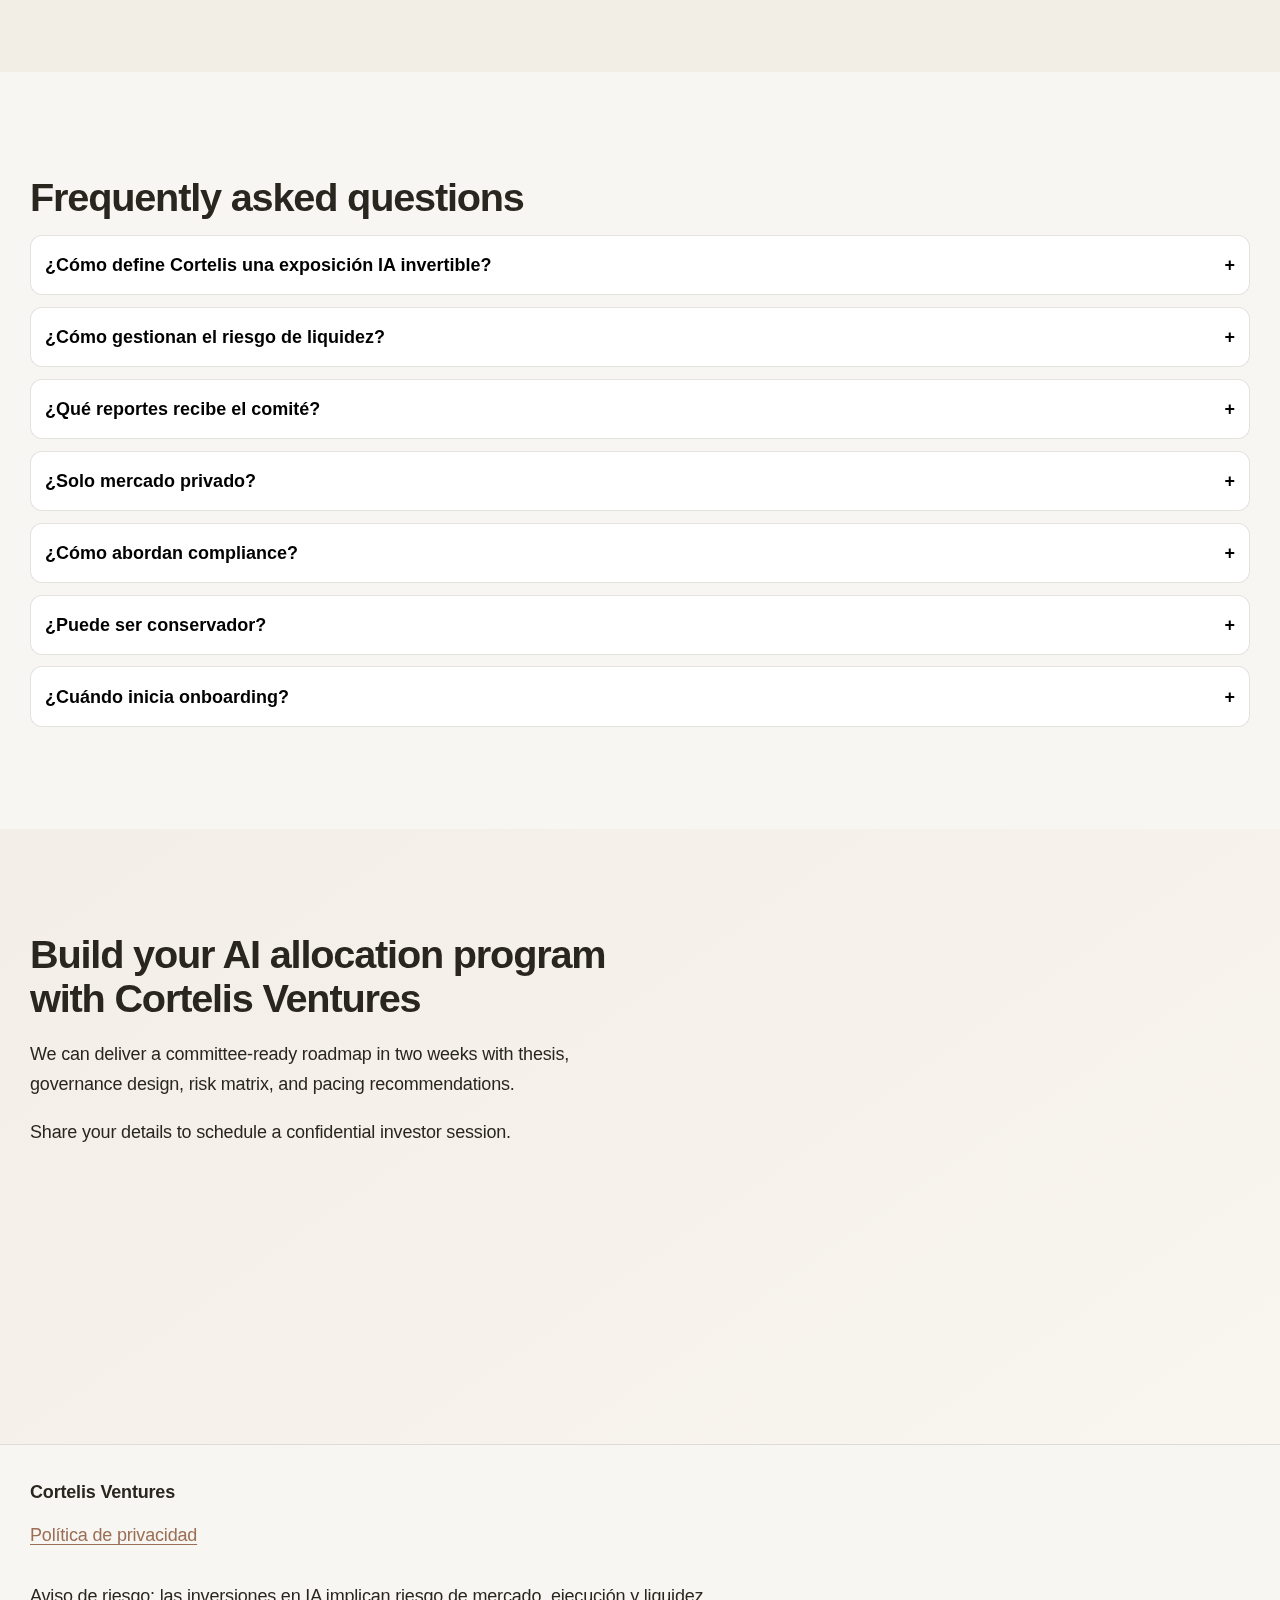
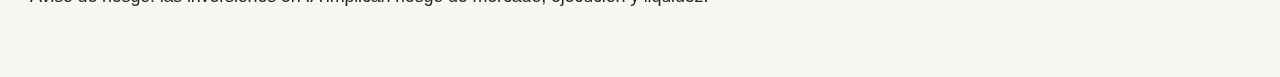
<file: es/index.html>
<!doctype html>
<html lang="es">
<head>
<meta charset="utf-8" />
<meta name="viewport" content="width=device-width, initial-scale=1" />
<title>Cortelis Ventures | Inversiones en IA institucionales</title>
<meta name="description" content="Cortelis Ventures ofrece estrategia institucional de inversiones en inteligencia artificial con gobierno, control de riesgos y reporting." />
<link rel="canonical" href="https://www.cortelisventures.com/es/index.html" />
<link rel="alternate" hreflang="en" href="https://www.cortelisventures.com/index.html" />
<link rel="alternate" hreflang="de" href="https://www.cortelisventures.com/de/index.html" />
<link rel="alternate" hreflang="fr" href="https://www.cortelisventures.com/fr/index.html" />
<link rel="alternate" hreflang="es" href="https://www.cortelisventures.com/es/index.html" />
<link rel="alternate" hreflang="it" href="https://www.cortelisventures.com/it/index.html" />
<link rel="alternate" hreflang="tr" href="https://www.cortelisventures.com/tr/index.html" />
<link rel="alternate" hreflang="pt" href="https://www.cortelisventures.com/pt/index.html" />
<link rel="alternate" hreflang="jp" href="https://www.cortelisventures.com/jp/index.html" />
<link rel="alternate" hreflang="sk" href="https://www.cortelisventures.com/sk/index.html" />
<link rel="alternate" hreflang="be" href="https://www.cortelisventures.com/be/index.html" />
<link rel="alternate" hreflang="x-default" href="https://www.cortelisventures.com/index.html" />
<meta property="og:type" content="website" />
<meta property="og:title" content="Cortelis Ventures | Inversiones en IA institucionales" />
<meta property="og:description" content="Cortelis Ventures ofrece estrategia institucional de inversiones en inteligencia artificial con gobierno, control de riesgos y reporting." />
<meta property="og:url" content="https://www.cortelisventures.com/es/index.html" />
<meta property="og:image" content="https://www.cortelisventures.com/assets/img/og-cover.jpg" />
<meta name="twitter:card" content="summary_large_image" />
<meta name="twitter:title" content="Cortelis Ventures | Inversiones en IA institucionales" />
<meta name="twitter:description" content="Cortelis Ventures ofrece estrategia institucional de inversiones en inteligencia artificial con gobierno, control de riesgos y reporting." />
<meta name="twitter:image" content="https://www.cortelisventures.com/assets/img/og-cover.jpg" />
<link rel="stylesheet" href="../assets/style.css" />
<script type="application/ld+json">{"@context":"https://schema.org","@graph":[{"@type":"Organization","name":"Cortelis Ventures","url":"https://www.cortelisventures.com"},{"@type":"WebSite","name":"Cortelis Ventures","url":"https://www.cortelisventures.com/es/"},{"@type":"FAQPage","mainEntity":[{"@type":"Question","name":"¿Cómo define Cortelis una exposición IA invertible?","acceptedAnswer":{"@type":"Answer","text":"Seleccionamos activos con impacto de ingresos medible, gobernanza transparente y liquidez realista."}}]},{"@type":"Review","itemReviewed":{"@type":"Organization","name":"Cortelis Ventures"},"author":{"@type":"Person","name":"Anna Meyer"},"reviewBody":"Die Methodik machte unsere Allokation deutlich belastbarer."}]}</script>
<script defer src="../assets/app.js">
</script>
</head>
<body>
<div class="site-bg">
<div class="glow glow-one">
</div>
<div class="glow glow-two">
</div>
<div class="glow glow-three">
</div>
<div class="mesh">
</div>
</div>
<a class="skip-link" href="#main">Saltar al contenido</a>
<header class="site-header">
<div class="container header-inner">
<a class="brand" href="../index.html">Cortelis Ventures<span>AI Investments</span>
</a>
<nav class="main-nav" aria-label="Primary">
<ul>
<li>
<a href="#why">Tesis</a>
</li>
<li>
<a href="#model">Modelo</a>
</li>
<li>
<a href="#process">Proceso</a>
</li>
<li>
<a href="#metrics">Métricas</a>
</li>
<li>
<a href="#risk">Riesgo</a>
</li>
<li>
<a href="#faq">FAQ</a>
</li>
</ul>
</nav>
<div class="header-right">
<div class="lang-switcher">
<button class="lang-toggle" aria-expanded="false">Español</button>
<ul class="lang-menu">
<li>
<a href="../index.html">
<span class="flag-svg">
<svg viewBox="0 0 60 40" xmlns="http://www.w3.org/2000/svg">
<rect width="60" height="40" fill="#012169"/>
<path d="M0 0l60 40M60 0L0 40" stroke="#fff" stroke-width="8"/>
<path d="M0 0l60 40M60 0L0 40" stroke="#C8102E" stroke-width="4"/>
<path d="M30 0v40M0 20h60" stroke="#fff" stroke-width="12"/>
<path d="M30 0v40M0 20h60" stroke="#C8102E" stroke-width="7"/>
</svg>
</span>English</a>
</li>
<li>
<a href="../de/index.html">
<span class="flag-svg">
<svg viewBox="0 0 3 2" xmlns="http://www.w3.org/2000/svg">
<rect width="3" height="2" fill="#ffce00"/>
<rect width="3" height="1.333" fill="#dd0000"/>
<rect width="3" height="0.666" fill="#000"/>
</svg>
</span>Deutsch</a>
</li>
<li>
<a href="../fr/index.html">
<span class="flag-svg">
<svg viewBox="0 0 3 2" xmlns="http://www.w3.org/2000/svg">
<rect width="1" height="2" fill="#0055A4"/>
<rect x="1" width="1" height="2" fill="#fff"/>
<rect x="2" width="1" height="2" fill="#EF4135"/>
</svg>
</span>Français</a>
</li>
<li>
<a href="../es/index.html">
<span class="flag-svg">
<svg viewBox="0 0 3 2" xmlns="http://www.w3.org/2000/svg">
<rect width="3" height="2" fill="#AA151B"/>
<rect y="0.5" width="3" height="1" fill="#F1BF00"/>
</svg>
</span>Español</a>
</li>
<li>
<a href="../it/index.html">
<span class="flag-svg">
<svg viewBox="0 0 3 2" xmlns="http://www.w3.org/2000/svg">
<rect width="1" height="2" fill="#009246"/>
<rect x="1" width="1" height="2" fill="#fff"/>
<rect x="2" width="1" height="2" fill="#CE2B37"/>
</svg>
</span>Italiano</a>
</li>
<li>
<a href="../tr/index.html">
<span class="flag-svg">
<svg viewBox="0 0 30 20" xmlns="http://www.w3.org/2000/svg">
<rect width="30" height="20" fill="#E30A17"/>
<circle cx="12" cy="10" r="5" fill="#fff"/>
<circle cx="13.5" cy="10" r="4" fill="#E30A17"/>
<polygon points="18,10 22,8.5 22,11.5" fill="#fff"/>
</svg>
</span>Türkçe</a>
</li>
<li>
<a href="../pt/index.html">
<span class="flag-svg">
<svg viewBox="0 0 3 2" xmlns="http://www.w3.org/2000/svg">
<rect width="3" height="2" fill="#FF0000"/>
<rect width="1.2" height="2" fill="#006600"/>
</svg>
</span>Português</a>
</li>
<li>
<a href="../jp/index.html">
<span class="flag-svg">
<svg viewBox="0 0 3 2" xmlns="http://www.w3.org/2000/svg">
<rect width="3" height="2" fill="#fff"/>
<circle cx="1.5" cy="1" r="0.48" fill="#BC002D"/>
</svg>
</span>日本語</a>
</li>
<li>
<a href="../sk/index.html">
<span class="flag-svg">
<svg viewBox="0 0 3 2" xmlns="http://www.w3.org/2000/svg">
<rect width="3" height="2" fill="#EE1C25"/>
<rect width="3" height="1.333" fill="#0B4EA2"/>
<rect width="3" height="0.666" fill="#fff"/>
</svg>
</span>Slovenčina</a>
</li>
<li>
<a href="../be/index.html">
<span class="flag-svg">
<svg viewBox="0 0 3 2" xmlns="http://www.w3.org/2000/svg">
<rect width="3" height="2" fill="#000"/>
<rect y="0.666" width="3" height="0.666" fill="#FDDA24"/>
<rect y="1.333" width="3" height="0.667" fill="#EF3340"/>
</svg>
</span>Nederlands</a>
</li>
</ul>
</div>
<button class="cta-btn">Solicitar briefing inversor</button>
<button class="burger" aria-expanded="false" aria-label="Abrir menú">
<span>
</span>
</button>
</div>
</div>
</header>
<div class="drawer-overlay">
</div>
<aside class="mobile-drawer" aria-label="mobile">
<button class="drawer-close" aria-label="Cerrar menú">×</button>
<ul class="drawer-nav">
<li>
<a href="#why">Tesis</a>
</li>
<li>
<a href="#model">Modelo</a>
</li>
<li>
<a href="#process">Proceso</a>
</li>
<li>
<a href="#metrics">Métricas</a>
</li>
<li>
<a href="#risk">Riesgo</a>
</li>
<li>
<a href="#faq">FAQ</a>
</li>
</ul>
<div class="lang-switcher">
<button class="lang-toggle" aria-expanded="false">Español</button>
<ul class="lang-menu">
<li>
<a href="../index.html">
<span class="flag-svg">
<svg viewBox="0 0 60 40" xmlns="http://www.w3.org/2000/svg">
<rect width="60" height="40" fill="#012169"/>
<path d="M0 0l60 40M60 0L0 40" stroke="#fff" stroke-width="8"/>
<path d="M0 0l60 40M60 0L0 40" stroke="#C8102E" stroke-width="4"/>
<path d="M30 0v40M0 20h60" stroke="#fff" stroke-width="12"/>
<path d="M30 0v40M0 20h60" stroke="#C8102E" stroke-width="7"/>
</svg>
</span>English</a>
</li>
<li>
<a href="../de/index.html">
<span class="flag-svg">
<svg viewBox="0 0 3 2" xmlns="http://www.w3.org/2000/svg">
<rect width="3" height="2" fill="#ffce00"/>
<rect width="3" height="1.333" fill="#dd0000"/>
<rect width="3" height="0.666" fill="#000"/>
</svg>
</span>Deutsch</a>
</li>
<li>
<a href="../fr/index.html">
<span class="flag-svg">
<svg viewBox="0 0 3 2" xmlns="http://www.w3.org/2000/svg">
<rect width="1" height="2" fill="#0055A4"/>
<rect x="1" width="1" height="2" fill="#fff"/>
<rect x="2" width="1" height="2" fill="#EF4135"/>
</svg>
</span>Français</a>
</li>
<li>
<a href="../es/index.html">
<span class="flag-svg">
<svg viewBox="0 0 3 2" xmlns="http://www.w3.org/2000/svg">
<rect width="3" height="2" fill="#AA151B"/>
<rect y="0.5" width="3" height="1" fill="#F1BF00"/>
</svg>
</span>Español</a>
</li>
<li>
<a href="../it/index.html">
<span class="flag-svg">
<svg viewBox="0 0 3 2" xmlns="http://www.w3.org/2000/svg">
<rect width="1" height="2" fill="#009246"/>
<rect x="1" width="1" height="2" fill="#fff"/>
<rect x="2" width="1" height="2" fill="#CE2B37"/>
</svg>
</span>Italiano</a>
</li>
<li>
<a href="../tr/index.html">
<span class="flag-svg">
<svg viewBox="0 0 30 20" xmlns="http://www.w3.org/2000/svg">
<rect width="30" height="20" fill="#E30A17"/>
<circle cx="12" cy="10" r="5" fill="#fff"/>
<circle cx="13.5" cy="10" r="4" fill="#E30A17"/>
<polygon points="18,10 22,8.5 22,11.5" fill="#fff"/>
</svg>
</span>Türkçe</a>
</li>
<li>
<a href="../pt/index.html">
<span class="flag-svg">
<svg viewBox="0 0 3 2" xmlns="http://www.w3.org/2000/svg">
<rect width="3" height="2" fill="#FF0000"/>
<rect width="1.2" height="2" fill="#006600"/>
</svg>
</span>Português</a>
</li>
<li>
<a href="../jp/index.html">
<span class="flag-svg">
<svg viewBox="0 0 3 2" xmlns="http://www.w3.org/2000/svg">
<rect width="3" height="2" fill="#fff"/>
<circle cx="1.5" cy="1" r="0.48" fill="#BC002D"/>
</svg>
</span>日本語</a>
</li>
<li>
<a href="../sk/index.html">
<span class="flag-svg">
<svg viewBox="0 0 3 2" xmlns="http://www.w3.org/2000/svg">
<rect width="3" height="2" fill="#EE1C25"/>
<rect width="3" height="1.333" fill="#0B4EA2"/>
<rect width="3" height="0.666" fill="#fff"/>
</svg>
</span>Slovenčina</a>
</li>
<li>
<a href="../be/index.html">
<span class="flag-svg">
<svg viewBox="0 0 3 2" xmlns="http://www.w3.org/2000/svg">
<rect width="3" height="2" fill="#000"/>
<rect y="0.666" width="3" height="0.666" fill="#FDDA24"/>
<rect y="1.333" width="3" height="0.667" fill="#EF3340"/>
</svg>
</span>Nederlands</a>
</li>
</ul>
</div>
<button class="drawer-cta">Solicitar briefing inversor</button>
</aside>
<main id="main">
<section class="hero">
<div class="container hero-grid">
<div>
<span class="section-kicker">Inversiones IA institucionales</span>
<h1>Inversiones en inteligencia artificial con estándar institucional</h1>
<p class="lead">Cortelis Ventures diseña programas de inversión en inteligencia artificial para family offices, fundaciones y corporaciones estratégicas con gobierno sólido.</p>
<p>Nuestro enfoque convierte la convicción temática en decisiones de asignación auditables, con control de liquidez y reporte mensual.</p>
</div>
<div class="hero-card reveal">
<h3>Solicitar briefing inversor</h3>
<form class="lead-form">
<label class="field">Nombre completo<input name="fullName" type="text" required />
</label>
<label class="field">Correo profesional<input name="professionalEmail" type="email" required />
</label>
<label class="field">Número de teléfono<input name="phoneNumber" type="tel" required />
</label>
<button class="submit-btn" type="submit">Programar llamada de asignación</button>
</form>
</div>
</div>
</section>
<section class="kpi-strip section-alt">
<div class="container">
<div class="kpi-grid">
<article class="kpi-item reveal">
<strong>18–24%</strong>
<div>IRR</div>
<p>Risk-adjusted target profile.</p>
</article>
<article class="kpi-item reveal">
<strong>-8.5%</strong>
<div>Downside</div>
<p>Drawdown budget ceiling.</p>
</article>
<article class="kpi-item reveal">
<strong>63%</strong>
<div>Liquidity</div>
<p>Quarterly liquidity pathways.</p>
</article>
<article class="kpi-item reveal">
<strong>Monthly</strong>
<div>Governance</div>
<p>Committee report cadence.</p>
</article>
</div>
</div>
</section>
<section id="why" class="section">
<div class="container two-col">
<div>
<h2>Por qué el mercado de IA es invertible ahora</h2>
<p>Las inversiones en inteligencia artificial pasan de la narrativa especulativa a un apalancamiento operativo medible. Las empresas integran IA en ingresos, cumplimiento y automatización, aumentando la visibilidad de caja para el análisis institucional.</p>
<p>Nuestra investigación compara velocidad de adopción, compresión de costes y retención contractual frente a referencias de mercado. Ganancia del inversor: mejor disciplina de entrada y mayor eficiencia de capital por riesgo asumido.</p>
</div>
<div class="visual-card reveal">
<h3>KPI</h3>
<p>Context, baseline, interpretation, investor implication are included for every metric.</p>
<div class="metric-tree">
<div class="primary">
<strong>Primary objective</strong>
<p>Risk-adjusted return net of execution friction.</p>
</div>
<div class="secondary-grid">
<article>
<strong>Liquidity</strong>
<p>Coverage and reserves.</p>
</article>
<article>
<strong>Governance</strong>
<p>Audit-ready records.</p>
</article>
<article>
<strong>Efficiency</strong>
<p>Capital productivity.</p>
</article>
</div>
</div>
</div>
</div>
</section>
<section id="model" class="section section-split">
<div class="container two-col">
<div class="visual-card reveal">
<div class="stack-bar">
<span style="width:34%">
</span>
<span style="width:28%">
</span>
<span style="width:22%">
</span>
<span style="width:16%">
</span>
</div>
<p>Baseline comparison clarifies allocation concentration versus broad market baskets.</p>
<div class="compare-chart">
<div class="compare-row">
<span>Return</span>
<div class="bar" style="--fill:72%">
</div>
<div class="bar market" style="--fill:58%">
</div>
</div>
<div class="compare-row">
<span>Volatility</span>
<div class="bar" style="--fill:44%">
</div>
<div class="bar market" style="--fill:67%">
</div>
</div>
</div>
</div>
<div>
<h2>Allocation model and mandate fit</h2>
<p>Segmented weights define target ranges, rebalance triggers, and liquidity bands for each sleeve.</p>
<p>Investor gain is stronger diversification with clearer governance accountability and capital pacing logic.</p>
</div>
</div>
</section>
<section id="process" class="section">
<div class="container">
<h2>Execution process and quantified timeline</h2>
<p>Sourcing, technical diligence, governance review, and staged deployment are linked to measurable deliverables.</p>
<p>Every stage includes explicit outputs that can be validated by committees and risk officers.</p>
<div class="two-col">
<div class="visual-card reveal">
<div class="timeline">
<div class="timeline-step">
<strong>Week 1–2</strong>
<p>Sourcing and scoring.</p>
</div>
<div class="timeline-step">
<strong>Week 3–4</strong>
<p>Technical and legal review.</p>
</div>
<div class="timeline-step">
<strong>Week 5</strong>
<p>Committee alignment.</p>
</div>
<div class="timeline-step">
<strong>Week 6+</strong>
<p>Staged deployment.</p>
</div>
</div>
</div>
<div class="visual-card reveal">
<div class="waterfall">
<div class="step" data-label="Entry" style="--h:58%">
</div>
<div class="step" data-label="Execution" style="--h:72%">
</div>
<div class="step" data-label="Governance" style="--h:64%">
</div>
<div class="step" data-label="Liquidity" style="--h:69%">
</div>
</div>
<p>Waterfall interpretation shows what drives retained alpha after controls.</p>
</div>
</div>
</div>
</section>
<section id="metrics" class="section section-alt">
<div class="container two-col">
<div>
<h2>Performance metrics with institutional interpretation</h2>
<p>A KPI hierarchy with thresholds, market baselines, and committee interpretation removes ambiguity in reporting.</p>
<p>Investor implication: faster policy decisions with explicit evidence and downside guardrails.</p>
</div>
<div class="visual-card reveal">
<div class="rings">
<div class="ring" style="--value:78%">
<span>78%</span>
</div>
<div class="ring" style="--value:64%">
<span>64%</span>
</div>
<div class="ring" style="--value:71%">
<span>71%</span>
</div>
</div>
<p>Ring indicators summarize compliance, liquidity resilience, and execution quality.</p>
</div>
</div>
</section>
<section id="risk" class="section section-dark">
<div class="container two-col">
<div>
<h2>Risk matrix and mitigation governance</h2>
<p>2x2 mapping combines execution complexity and valuation pressure to determine capital-release discipline.</p>
<p>Scenario columns compare baseline, upside, and downside outcomes with probability-weighted policy actions.</p>
</div>
<div class="visual-card dark reveal">
<div class="matrix">
<div>
<strong>Low / Low</strong>
<p>Standard pacing.</p>
</div>
<div>
<strong>Low / High</strong>
<p>Valuation controls.</p>
</div>
<div>
<strong>High / Low</strong>
<p>Extended diligence.</p>
</div>
<div>
<strong>High / High</strong>
<p>Staged capital and covenants.</p>
</div>
</div>
<div class="scenario-grid">
<article class="scenario">
<strong>Baseline</strong>
<p>Stable conversion.</p>
</article>
<article class="scenario">
<strong>Upside</strong>
<p>Faster demand.</p>
</article>
<article class="scenario">
<strong>Downside</strong>
<p>Margin pressure.</p>
</article>
</div>
</div>
</div>
</section>
<section id="reviews" class="section section-alt">
<div class="container">
<h2>Verified investor reviews</h2>
<p>Reviews are linked to real deployment contexts and show governance, execution, and reporting outcomes.</p>
<div class="review-grid">
<article class="review-card reveal">
<div class="review-head">
<div class="avatar">AM</div>
<strong>Anna Meyer</strong>
<span class="verified">VERIFICADO</span>
</div>
<div>Chief Investment Officer · Europa</div>
<p>Die Methodik machte unsere Allokation deutlich belastbarer.</p>
</article>
<article class="review-card reveal">
<div class="review-head">
<div class="avatar">RK</div>
<strong>Rami Kader</strong>
<span class="verified">VERIFICADO</span>
</div>
<div>Portfolio Director · Zürich</div>
<p>Das Ausführungsscoring senkte Bewertungsrisiken und verbesserte Disziplin.</p>
</article>
<article class="review-card reveal">
<div class="review-head">
<div class="avatar">SL</div>
<strong>Sara Leone</strong>
<span class="verified">VERIFICADO</span>
</div>
<div>Head of Strategic Capital · Milano</div>
<p>Empfehlungen kamen mit klaren Benchmarks und Mitigationen.</p>
</article>
<article class="review-card reveal">
<div class="review-head">
<div class="avatar">JT</div>
<strong>Jonas Thijs</strong>
<span class="verified">VERIFICADO</span>
</div>
<div>Principal · Bruxelles</div>
<p>Das Reporting ist präzise, nachvollziehbar und investitionsrelevant.</p>
</article>
</div>
</div>
</section>
<section id="faq" class="section">
<div class="container">
<h2>Frequently asked questions</h2>
<div class="faq-wrap">
<article class="faq-item">
<button class="faq-question" aria-expanded="false">¿Cómo define Cortelis una exposición IA invertible?<span>+</span>
</button>
<div class="faq-answer">
<p>Seleccionamos activos con impacto de ingresos medible, gobernanza transparente y liquidez realista.</p>
</div>
</article>
<article class="faq-item">
<button class="faq-question" aria-expanded="false">¿Cómo gestionan el riesgo de liquidez?<span>+</span>
</button>
<div class="faq-answer">
<p>Bandas por bloque, reservas de caja y pruebas de estrés trimestrales.</p>
</div>
</article>
<article class="faq-item">
<button class="faq-question" aria-expanded="false">¿Qué reportes recibe el comité?<span>+</span>
</button>
<div class="faq-answer">
<p>Informe mensual con atribución, desvío de riesgo y recomendaciones.</p>
</div>
</article>
<article class="faq-item">
<button class="faq-question" aria-expanded="false">¿Solo mercado privado?<span>+</span>
</button>
<div class="faq-answer">
<p>No, combinamos privado, público y secundario.</p>
</div>
</article>
<article class="faq-item">
<button class="faq-question" aria-expanded="false">¿Cómo abordan compliance?<span>+</span>
</button>
<div class="faq-answer">
<p>Con puntos de control legales y de datos en todo el flujo.</p>
</div>
</article>
<article class="faq-item">
<button class="faq-question" aria-expanded="false">¿Puede ser conservador?<span>+</span>
</button>
<div class="faq-answer">
<p>Sí, con límites de drawdown más estrictos y más liquidez.</p>
</div>
</article>
<article class="faq-item">
<button class="faq-question" aria-expanded="false">¿Cuándo inicia onboarding?<span>+</span>
</button>
<div class="faq-answer">
<p>Puede iniciar en cinco días hábiles.</p>
</div>
</article>
</div>
</div>
</section>
<section class="final-cta">
<div class="container two-col">
<div>
<h2>Build your AI allocation program with Cortelis Ventures</h2>
<p>We can deliver a committee-ready roadmap in two weeks with thesis, governance design, risk matrix, and pacing recommendations.</p>
<p>Share your details to schedule a confidential investor session.</p>
</div>
<div class="hero-card reveal">
<form class="lead-form">
<label class="field">Nombre completo<input name="fullName" type="text" required />
</label>
<label class="field">Correo profesional<input name="professionalEmail" type="email" required />
</label>
<label class="field">Número de teléfono<input name="phoneNumber" type="tel" required />
</label>
<button class="final-cta-btn" type="submit">Programar llamada de asignación</button>
</form>
</div>
</div>
</section>
</main>
<footer class="site-footer">
<div class="container footer-inner">
<strong>Cortelis Ventures</strong>
<a href="#" data-open-privacy class="privacy-link">Política de privacidad</a>
<p>Aviso de riesgo: las inversiones en IA implican riesgo de mercado, ejecución y liquidez.</p>
</div>
</footer>
<div class="modal-overlay">
</div>
<div class="modal" role="dialog" aria-modal="true" aria-label="Diálogo de privacidad">
<div class="modal-header">
<button class="modal-close-icon" aria-label="Cerrar">×</button>
<h2>Política de privacidad</h2>
</div>
<div class="modal-content">
<section>
<h3>Introduction</h3>
<p>Cortelis Ventures processes personal and professional data to provide institutional investment communications.</p>
</section>
<section>
<h3>Data collection</h3>
<p>We collect full name, professional email, phone number, and interaction metadata.</p>
</section>
<section>
<h3>Legal basis</h3>
<p>Processing relies on legitimate interest, contractual preparation, and legal obligations.</p>
</section>
<section>
<h3>Cookies</h3>
<p>We use essential and analytics cookies to improve experience.</p>
</section>
<section>
<h3>Retention</h3>
<p>Data is retained only as long as necessary for service, compliance, and security.</p>
</section>
<section>
<h3>Third-party sharing</h3>
<p>Limited sharing occurs with regulated providers under contractual safeguards.</p>
</section>
<section>
<h3>Security</h3>
<p>Controls include encryption, access management, monitoring, and incident response.</p>
</section>
<section>
<h3>User rights</h3>
<p>Users may request access, correction, deletion, portability, and objection handling.</p>
</section>
<section>
<h3>International transfers</h3>
<p>Cross-border transfers use contractual protections.</p>
</section>
<section>
<h3>Industry risk disclosure</h3>
<p>Financial markets involve potential capital loss, valuation volatility, and liquidity constraints.</p>
</section>
<section>
<h3>Contact</h3>
<p>For privacy requests contact privacy@cortelisventures.com.</p>
</section>
</div>
<div class="modal-footer">
<button class="modal-close-btn">Cerrar</button>
</div>
</div>
</body>
</html>
</file>
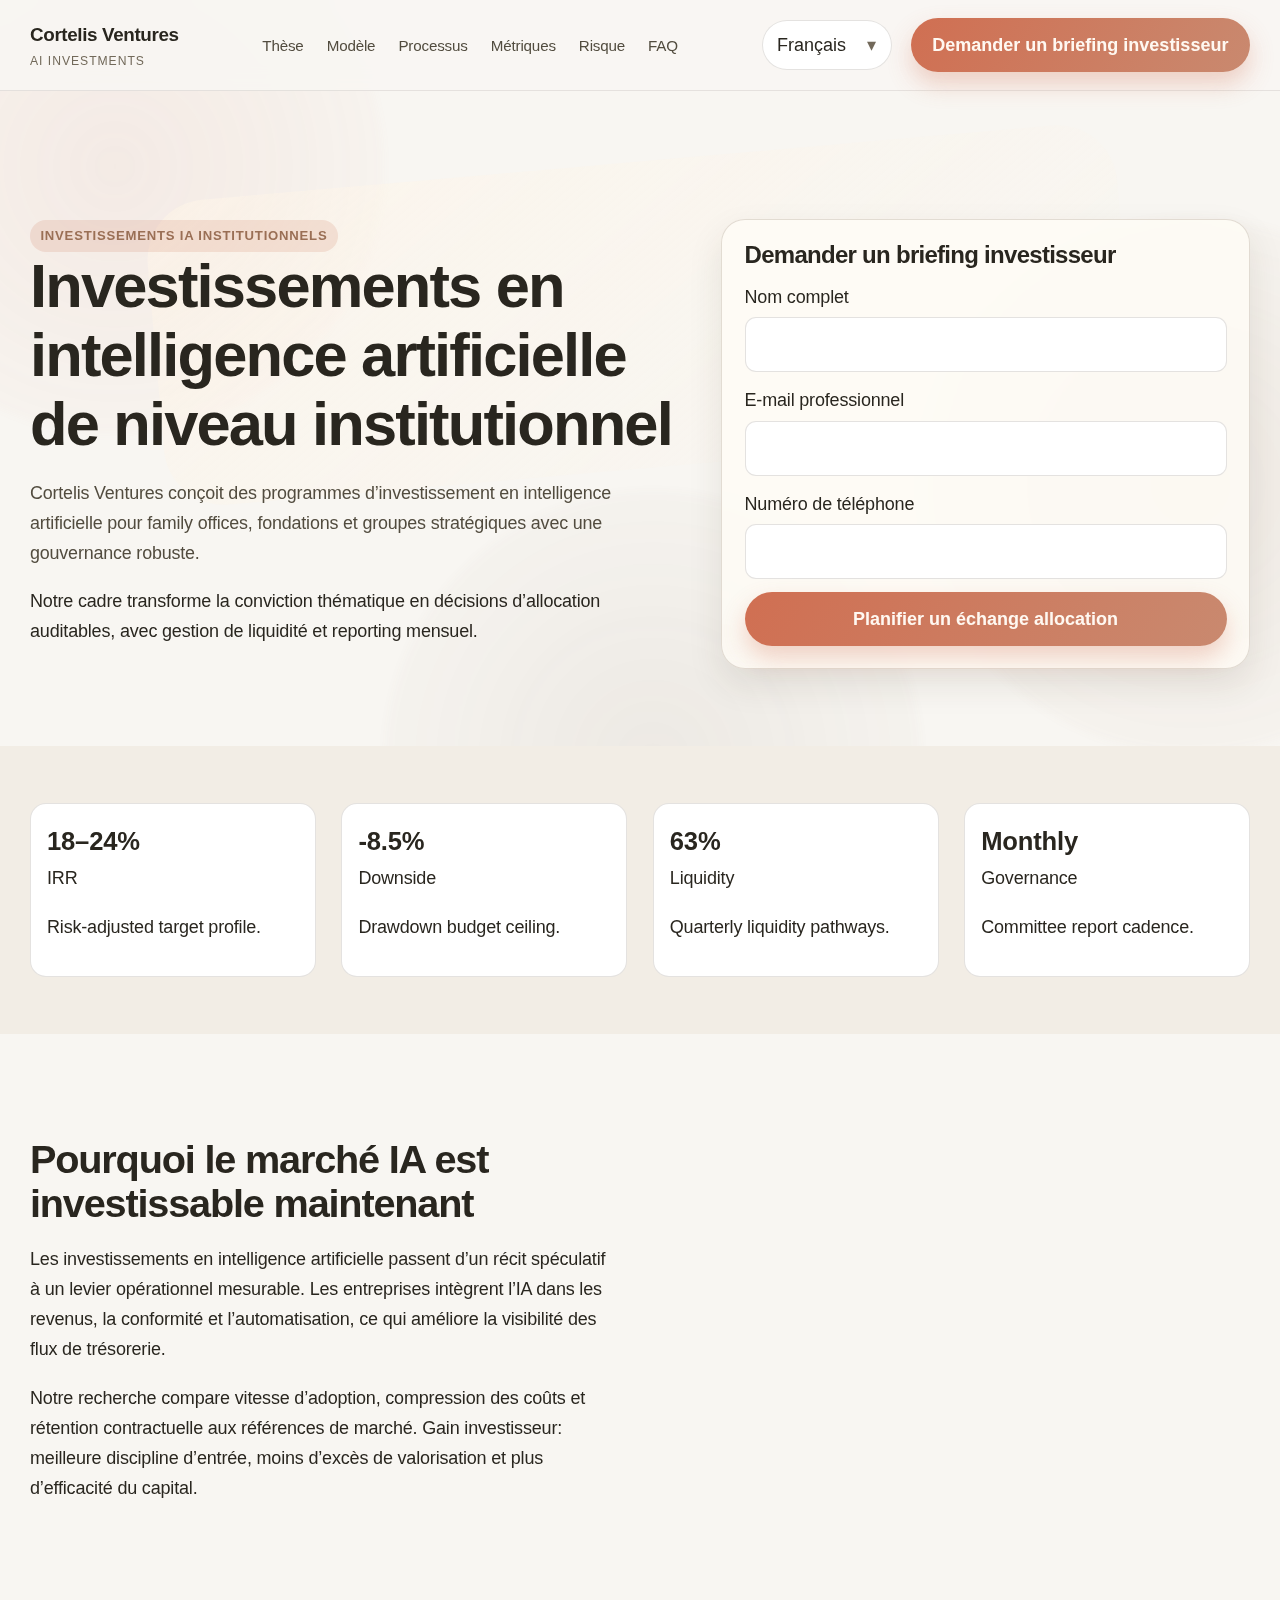
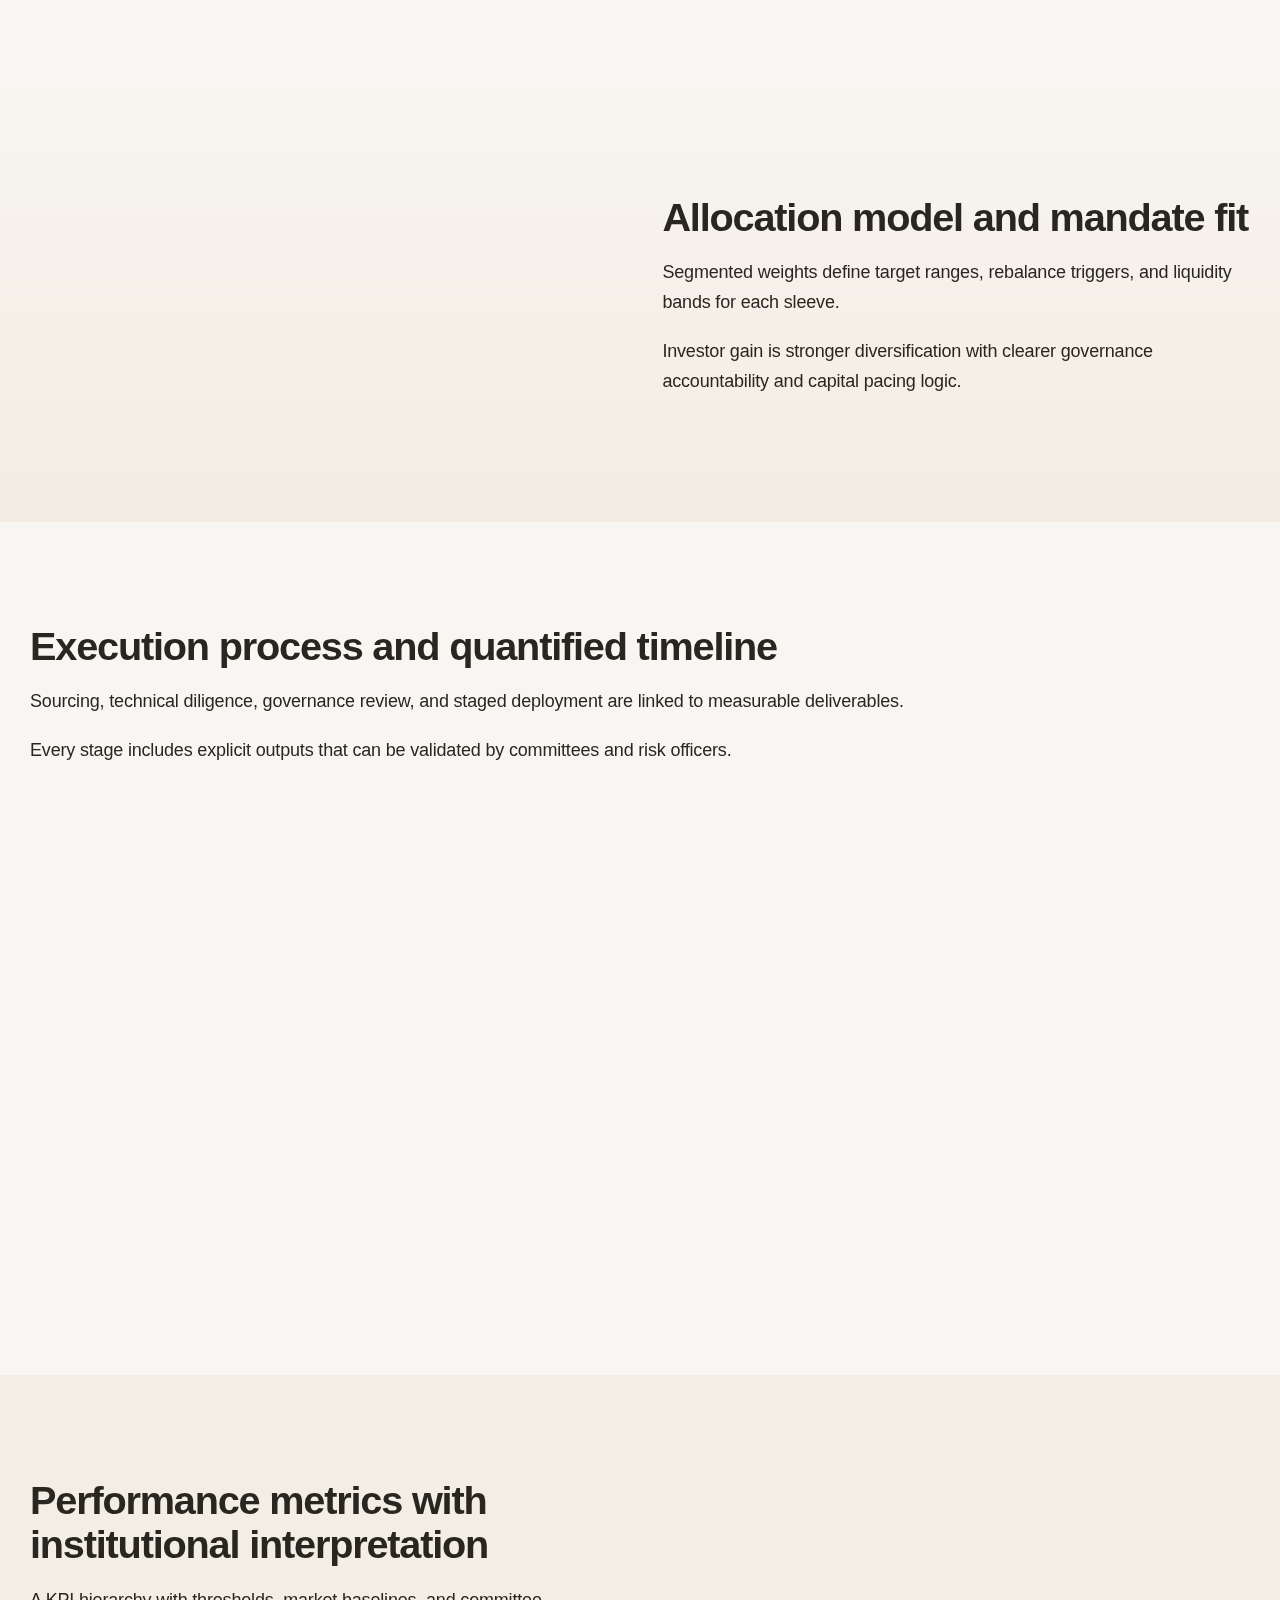
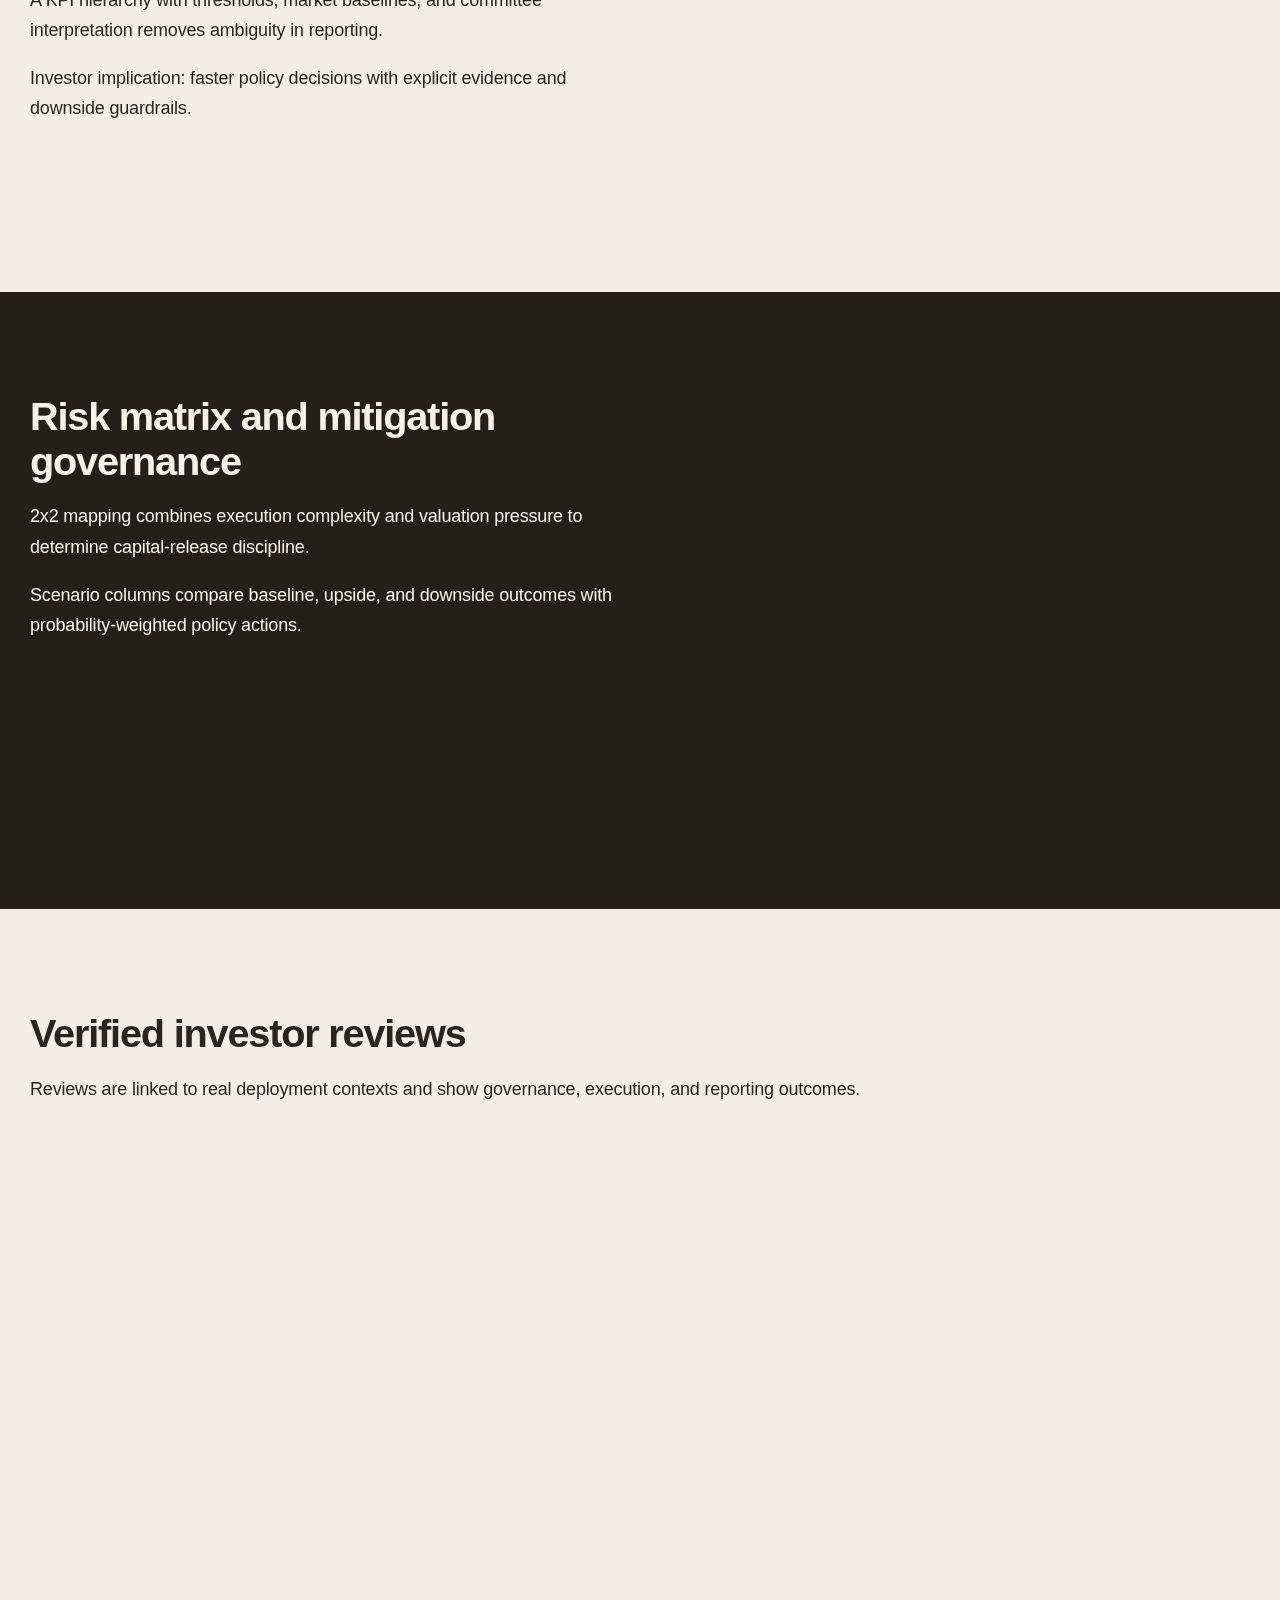
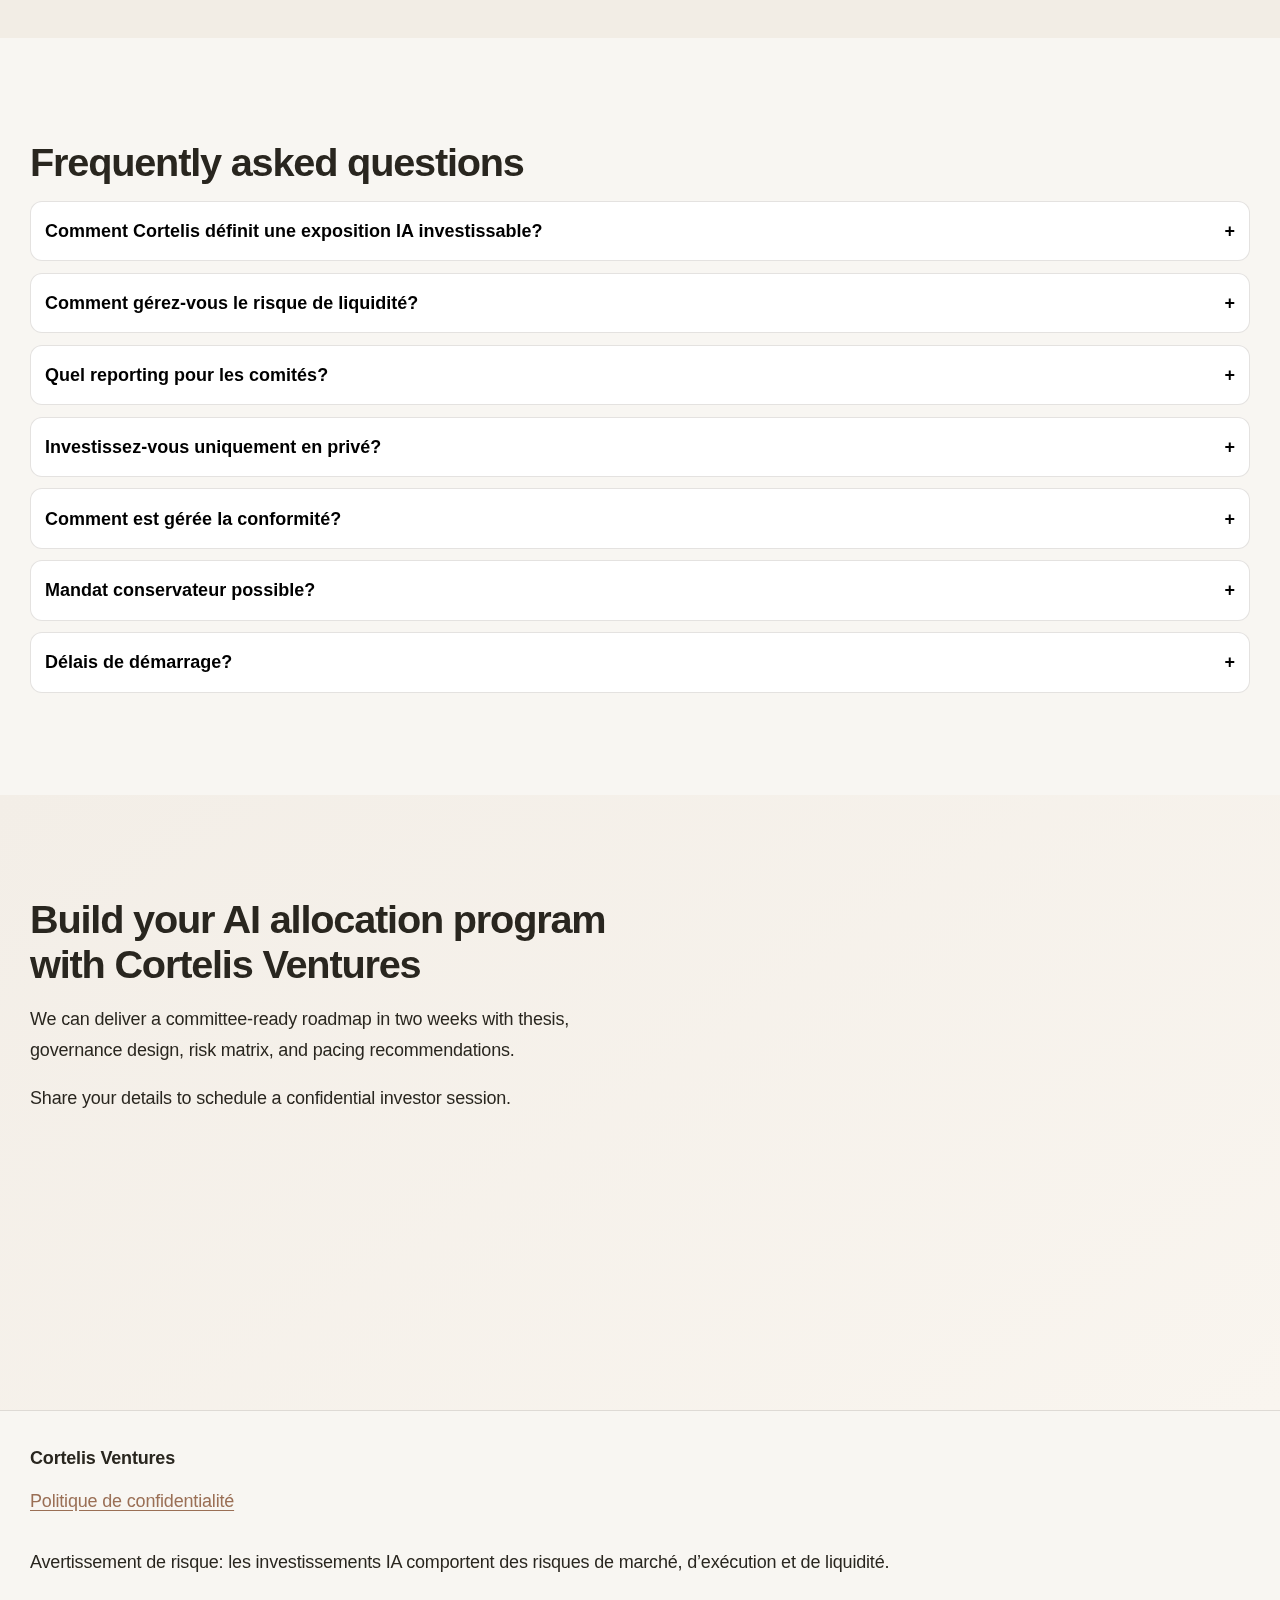
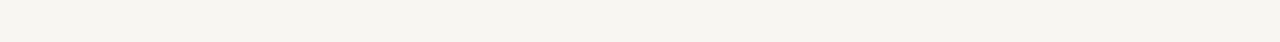
<file: fr/index.html>
<!doctype html>
<html lang="fr">
<head>
<meta charset="utf-8" />
<meta name="viewport" content="width=device-width, initial-scale=1" />
<title>Cortelis Ventures | Investissements IA institutionnels</title>
<meta name="description" content="Cortelis Ventures fournit une stratégie d’investissement en intelligence artificielle avec gouvernance, contrôle du risque et reporting institutionnel." />
<link rel="canonical" href="https://www.cortelisventures.com/fr/index.html" />
<link rel="alternate" hreflang="en" href="https://www.cortelisventures.com/index.html" />
<link rel="alternate" hreflang="de" href="https://www.cortelisventures.com/de/index.html" />
<link rel="alternate" hreflang="fr" href="https://www.cortelisventures.com/fr/index.html" />
<link rel="alternate" hreflang="es" href="https://www.cortelisventures.com/es/index.html" />
<link rel="alternate" hreflang="it" href="https://www.cortelisventures.com/it/index.html" />
<link rel="alternate" hreflang="tr" href="https://www.cortelisventures.com/tr/index.html" />
<link rel="alternate" hreflang="pt" href="https://www.cortelisventures.com/pt/index.html" />
<link rel="alternate" hreflang="jp" href="https://www.cortelisventures.com/jp/index.html" />
<link rel="alternate" hreflang="sk" href="https://www.cortelisventures.com/sk/index.html" />
<link rel="alternate" hreflang="be" href="https://www.cortelisventures.com/be/index.html" />
<link rel="alternate" hreflang="x-default" href="https://www.cortelisventures.com/index.html" />
<meta property="og:type" content="website" />
<meta property="og:title" content="Cortelis Ventures | Investissements IA institutionnels" />
<meta property="og:description" content="Cortelis Ventures fournit une stratégie d’investissement en intelligence artificielle avec gouvernance, contrôle du risque et reporting institutionnel." />
<meta property="og:url" content="https://www.cortelisventures.com/fr/index.html" />
<meta property="og:image" content="https://www.cortelisventures.com/assets/img/og-cover.jpg" />
<meta name="twitter:card" content="summary_large_image" />
<meta name="twitter:title" content="Cortelis Ventures | Investissements IA institutionnels" />
<meta name="twitter:description" content="Cortelis Ventures fournit une stratégie d’investissement en intelligence artificielle avec gouvernance, contrôle du risque et reporting institutionnel." />
<meta name="twitter:image" content="https://www.cortelisventures.com/assets/img/og-cover.jpg" />
<link rel="stylesheet" href="../assets/style.css" />
<script type="application/ld+json">{"@context":"https://schema.org","@graph":[{"@type":"Organization","name":"Cortelis Ventures","url":"https://www.cortelisventures.com"},{"@type":"WebSite","name":"Cortelis Ventures","url":"https://www.cortelisventures.com/fr/"},{"@type":"FAQPage","mainEntity":[{"@type":"Question","name":"Comment Cortelis définit une exposition IA investissable?","acceptedAnswer":{"@type":"Answer","text":"Nous retenons des actifs avec impact de revenus mesurable, gouvernance transparente et liquidité crédible."}}]},{"@type":"Review","itemReviewed":{"@type":"Organization","name":"Cortelis Ventures"},"author":{"@type":"Person","name":"Anna Meyer"},"reviewBody":"Die Methodik machte unsere Allokation deutlich belastbarer."}]}</script>
<script defer src="../assets/app.js">
</script>
</head>
<body>
<div class="site-bg">
<div class="glow glow-one">
</div>
<div class="glow glow-two">
</div>
<div class="glow glow-three">
</div>
<div class="mesh">
</div>
</div>
<a class="skip-link" href="#main">Aller au contenu</a>
<header class="site-header">
<div class="container header-inner">
<a class="brand" href="../index.html">Cortelis Ventures<span>AI Investments</span>
</a>
<nav class="main-nav" aria-label="Primary">
<ul>
<li>
<a href="#why">Thèse</a>
</li>
<li>
<a href="#model">Modèle</a>
</li>
<li>
<a href="#process">Processus</a>
</li>
<li>
<a href="#metrics">Métriques</a>
</li>
<li>
<a href="#risk">Risque</a>
</li>
<li>
<a href="#faq">FAQ</a>
</li>
</ul>
</nav>
<div class="header-right">
<div class="lang-switcher">
<button class="lang-toggle" aria-expanded="false">Français</button>
<ul class="lang-menu">
<li>
<a href="../index.html">
<span class="flag-svg">
<svg viewBox="0 0 60 40" xmlns="http://www.w3.org/2000/svg">
<rect width="60" height="40" fill="#012169"/>
<path d="M0 0l60 40M60 0L0 40" stroke="#fff" stroke-width="8"/>
<path d="M0 0l60 40M60 0L0 40" stroke="#C8102E" stroke-width="4"/>
<path d="M30 0v40M0 20h60" stroke="#fff" stroke-width="12"/>
<path d="M30 0v40M0 20h60" stroke="#C8102E" stroke-width="7"/>
</svg>
</span>English</a>
</li>
<li>
<a href="../de/index.html">
<span class="flag-svg">
<svg viewBox="0 0 3 2" xmlns="http://www.w3.org/2000/svg">
<rect width="3" height="2" fill="#ffce00"/>
<rect width="3" height="1.333" fill="#dd0000"/>
<rect width="3" height="0.666" fill="#000"/>
</svg>
</span>Deutsch</a>
</li>
<li>
<a href="../fr/index.html">
<span class="flag-svg">
<svg viewBox="0 0 3 2" xmlns="http://www.w3.org/2000/svg">
<rect width="1" height="2" fill="#0055A4"/>
<rect x="1" width="1" height="2" fill="#fff"/>
<rect x="2" width="1" height="2" fill="#EF4135"/>
</svg>
</span>Français</a>
</li>
<li>
<a href="../es/index.html">
<span class="flag-svg">
<svg viewBox="0 0 3 2" xmlns="http://www.w3.org/2000/svg">
<rect width="3" height="2" fill="#AA151B"/>
<rect y="0.5" width="3" height="1" fill="#F1BF00"/>
</svg>
</span>Español</a>
</li>
<li>
<a href="../it/index.html">
<span class="flag-svg">
<svg viewBox="0 0 3 2" xmlns="http://www.w3.org/2000/svg">
<rect width="1" height="2" fill="#009246"/>
<rect x="1" width="1" height="2" fill="#fff"/>
<rect x="2" width="1" height="2" fill="#CE2B37"/>
</svg>
</span>Italiano</a>
</li>
<li>
<a href="../tr/index.html">
<span class="flag-svg">
<svg viewBox="0 0 30 20" xmlns="http://www.w3.org/2000/svg">
<rect width="30" height="20" fill="#E30A17"/>
<circle cx="12" cy="10" r="5" fill="#fff"/>
<circle cx="13.5" cy="10" r="4" fill="#E30A17"/>
<polygon points="18,10 22,8.5 22,11.5" fill="#fff"/>
</svg>
</span>Türkçe</a>
</li>
<li>
<a href="../pt/index.html">
<span class="flag-svg">
<svg viewBox="0 0 3 2" xmlns="http://www.w3.org/2000/svg">
<rect width="3" height="2" fill="#FF0000"/>
<rect width="1.2" height="2" fill="#006600"/>
</svg>
</span>Português</a>
</li>
<li>
<a href="../jp/index.html">
<span class="flag-svg">
<svg viewBox="0 0 3 2" xmlns="http://www.w3.org/2000/svg">
<rect width="3" height="2" fill="#fff"/>
<circle cx="1.5" cy="1" r="0.48" fill="#BC002D"/>
</svg>
</span>日本語</a>
</li>
<li>
<a href="../sk/index.html">
<span class="flag-svg">
<svg viewBox="0 0 3 2" xmlns="http://www.w3.org/2000/svg">
<rect width="3" height="2" fill="#EE1C25"/>
<rect width="3" height="1.333" fill="#0B4EA2"/>
<rect width="3" height="0.666" fill="#fff"/>
</svg>
</span>Slovenčina</a>
</li>
<li>
<a href="../be/index.html">
<span class="flag-svg">
<svg viewBox="0 0 3 2" xmlns="http://www.w3.org/2000/svg">
<rect width="3" height="2" fill="#000"/>
<rect y="0.666" width="3" height="0.666" fill="#FDDA24"/>
<rect y="1.333" width="3" height="0.667" fill="#EF3340"/>
</svg>
</span>Nederlands</a>
</li>
</ul>
</div>
<button class="cta-btn">Demander un briefing investisseur</button>
<button class="burger" aria-expanded="false" aria-label="Ouvrir le menu">
<span>
</span>
</button>
</div>
</div>
</header>
<div class="drawer-overlay">
</div>
<aside class="mobile-drawer" aria-label="mobile">
<button class="drawer-close" aria-label="Fermer le menu">×</button>
<ul class="drawer-nav">
<li>
<a href="#why">Thèse</a>
</li>
<li>
<a href="#model">Modèle</a>
</li>
<li>
<a href="#process">Processus</a>
</li>
<li>
<a href="#metrics">Métriques</a>
</li>
<li>
<a href="#risk">Risque</a>
</li>
<li>
<a href="#faq">FAQ</a>
</li>
</ul>
<div class="lang-switcher">
<button class="lang-toggle" aria-expanded="false">Français</button>
<ul class="lang-menu">
<li>
<a href="../index.html">
<span class="flag-svg">
<svg viewBox="0 0 60 40" xmlns="http://www.w3.org/2000/svg">
<rect width="60" height="40" fill="#012169"/>
<path d="M0 0l60 40M60 0L0 40" stroke="#fff" stroke-width="8"/>
<path d="M0 0l60 40M60 0L0 40" stroke="#C8102E" stroke-width="4"/>
<path d="M30 0v40M0 20h60" stroke="#fff" stroke-width="12"/>
<path d="M30 0v40M0 20h60" stroke="#C8102E" stroke-width="7"/>
</svg>
</span>English</a>
</li>
<li>
<a href="../de/index.html">
<span class="flag-svg">
<svg viewBox="0 0 3 2" xmlns="http://www.w3.org/2000/svg">
<rect width="3" height="2" fill="#ffce00"/>
<rect width="3" height="1.333" fill="#dd0000"/>
<rect width="3" height="0.666" fill="#000"/>
</svg>
</span>Deutsch</a>
</li>
<li>
<a href="../fr/index.html">
<span class="flag-svg">
<svg viewBox="0 0 3 2" xmlns="http://www.w3.org/2000/svg">
<rect width="1" height="2" fill="#0055A4"/>
<rect x="1" width="1" height="2" fill="#fff"/>
<rect x="2" width="1" height="2" fill="#EF4135"/>
</svg>
</span>Français</a>
</li>
<li>
<a href="../es/index.html">
<span class="flag-svg">
<svg viewBox="0 0 3 2" xmlns="http://www.w3.org/2000/svg">
<rect width="3" height="2" fill="#AA151B"/>
<rect y="0.5" width="3" height="1" fill="#F1BF00"/>
</svg>
</span>Español</a>
</li>
<li>
<a href="../it/index.html">
<span class="flag-svg">
<svg viewBox="0 0 3 2" xmlns="http://www.w3.org/2000/svg">
<rect width="1" height="2" fill="#009246"/>
<rect x="1" width="1" height="2" fill="#fff"/>
<rect x="2" width="1" height="2" fill="#CE2B37"/>
</svg>
</span>Italiano</a>
</li>
<li>
<a href="../tr/index.html">
<span class="flag-svg">
<svg viewBox="0 0 30 20" xmlns="http://www.w3.org/2000/svg">
<rect width="30" height="20" fill="#E30A17"/>
<circle cx="12" cy="10" r="5" fill="#fff"/>
<circle cx="13.5" cy="10" r="4" fill="#E30A17"/>
<polygon points="18,10 22,8.5 22,11.5" fill="#fff"/>
</svg>
</span>Türkçe</a>
</li>
<li>
<a href="../pt/index.html">
<span class="flag-svg">
<svg viewBox="0 0 3 2" xmlns="http://www.w3.org/2000/svg">
<rect width="3" height="2" fill="#FF0000"/>
<rect width="1.2" height="2" fill="#006600"/>
</svg>
</span>Português</a>
</li>
<li>
<a href="../jp/index.html">
<span class="flag-svg">
<svg viewBox="0 0 3 2" xmlns="http://www.w3.org/2000/svg">
<rect width="3" height="2" fill="#fff"/>
<circle cx="1.5" cy="1" r="0.48" fill="#BC002D"/>
</svg>
</span>日本語</a>
</li>
<li>
<a href="../sk/index.html">
<span class="flag-svg">
<svg viewBox="0 0 3 2" xmlns="http://www.w3.org/2000/svg">
<rect width="3" height="2" fill="#EE1C25"/>
<rect width="3" height="1.333" fill="#0B4EA2"/>
<rect width="3" height="0.666" fill="#fff"/>
</svg>
</span>Slovenčina</a>
</li>
<li>
<a href="../be/index.html">
<span class="flag-svg">
<svg viewBox="0 0 3 2" xmlns="http://www.w3.org/2000/svg">
<rect width="3" height="2" fill="#000"/>
<rect y="0.666" width="3" height="0.666" fill="#FDDA24"/>
<rect y="1.333" width="3" height="0.667" fill="#EF3340"/>
</svg>
</span>Nederlands</a>
</li>
</ul>
</div>
<button class="drawer-cta">Demander un briefing investisseur</button>
</aside>
<main id="main">
<section class="hero">
<div class="container hero-grid">
<div>
<span class="section-kicker">Investissements IA institutionnels</span>
<h1>Investissements en intelligence artificielle de niveau institutionnel</h1>
<p class="lead">Cortelis Ventures conçoit des programmes d’investissement en intelligence artificielle pour family offices, fondations et groupes stratégiques avec une gouvernance robuste.</p>
<p>Notre cadre transforme la conviction thématique en décisions d’allocation auditables, avec gestion de liquidité et reporting mensuel.</p>
</div>
<div class="hero-card reveal">
<h3>Demander un briefing investisseur</h3>
<form class="lead-form">
<label class="field">Nom complet<input name="fullName" type="text" required />
</label>
<label class="field">E-mail professionnel<input name="professionalEmail" type="email" required />
</label>
<label class="field">Numéro de téléphone<input name="phoneNumber" type="tel" required />
</label>
<button class="submit-btn" type="submit">Planifier un échange allocation</button>
</form>
</div>
</div>
</section>
<section class="kpi-strip section-alt">
<div class="container">
<div class="kpi-grid">
<article class="kpi-item reveal">
<strong>18–24%</strong>
<div>IRR</div>
<p>Risk-adjusted target profile.</p>
</article>
<article class="kpi-item reveal">
<strong>-8.5%</strong>
<div>Downside</div>
<p>Drawdown budget ceiling.</p>
</article>
<article class="kpi-item reveal">
<strong>63%</strong>
<div>Liquidity</div>
<p>Quarterly liquidity pathways.</p>
</article>
<article class="kpi-item reveal">
<strong>Monthly</strong>
<div>Governance</div>
<p>Committee report cadence.</p>
</article>
</div>
</div>
</section>
<section id="why" class="section">
<div class="container two-col">
<div>
<h2>Pourquoi le marché IA est investissable maintenant</h2>
<p>Les investissements en intelligence artificielle passent d’un récit spéculatif à un levier opérationnel mesurable. Les entreprises intègrent l’IA dans les revenus, la conformité et l’automatisation, ce qui améliore la visibilité des flux de trésorerie.</p>
<p>Notre recherche compare vitesse d’adoption, compression des coûts et rétention contractuelle aux références de marché. Gain investisseur: meilleure discipline d’entrée, moins d’excès de valorisation et plus d’efficacité du capital.</p>
</div>
<div class="visual-card reveal">
<h3>KPI</h3>
<p>Context, baseline, interpretation, investor implication are included for every metric.</p>
<div class="metric-tree">
<div class="primary">
<strong>Primary objective</strong>
<p>Risk-adjusted return net of execution friction.</p>
</div>
<div class="secondary-grid">
<article>
<strong>Liquidity</strong>
<p>Coverage and reserves.</p>
</article>
<article>
<strong>Governance</strong>
<p>Audit-ready records.</p>
</article>
<article>
<strong>Efficiency</strong>
<p>Capital productivity.</p>
</article>
</div>
</div>
</div>
</div>
</section>
<section id="model" class="section section-split">
<div class="container two-col">
<div class="visual-card reveal">
<div class="stack-bar">
<span style="width:34%">
</span>
<span style="width:28%">
</span>
<span style="width:22%">
</span>
<span style="width:16%">
</span>
</div>
<p>Baseline comparison clarifies allocation concentration versus broad market baskets.</p>
<div class="compare-chart">
<div class="compare-row">
<span>Return</span>
<div class="bar" style="--fill:72%">
</div>
<div class="bar market" style="--fill:58%">
</div>
</div>
<div class="compare-row">
<span>Volatility</span>
<div class="bar" style="--fill:44%">
</div>
<div class="bar market" style="--fill:67%">
</div>
</div>
</div>
</div>
<div>
<h2>Allocation model and mandate fit</h2>
<p>Segmented weights define target ranges, rebalance triggers, and liquidity bands for each sleeve.</p>
<p>Investor gain is stronger diversification with clearer governance accountability and capital pacing logic.</p>
</div>
</div>
</section>
<section id="process" class="section">
<div class="container">
<h2>Execution process and quantified timeline</h2>
<p>Sourcing, technical diligence, governance review, and staged deployment are linked to measurable deliverables.</p>
<p>Every stage includes explicit outputs that can be validated by committees and risk officers.</p>
<div class="two-col">
<div class="visual-card reveal">
<div class="timeline">
<div class="timeline-step">
<strong>Week 1–2</strong>
<p>Sourcing and scoring.</p>
</div>
<div class="timeline-step">
<strong>Week 3–4</strong>
<p>Technical and legal review.</p>
</div>
<div class="timeline-step">
<strong>Week 5</strong>
<p>Committee alignment.</p>
</div>
<div class="timeline-step">
<strong>Week 6+</strong>
<p>Staged deployment.</p>
</div>
</div>
</div>
<div class="visual-card reveal">
<div class="waterfall">
<div class="step" data-label="Entry" style="--h:58%">
</div>
<div class="step" data-label="Execution" style="--h:72%">
</div>
<div class="step" data-label="Governance" style="--h:64%">
</div>
<div class="step" data-label="Liquidity" style="--h:69%">
</div>
</div>
<p>Waterfall interpretation shows what drives retained alpha after controls.</p>
</div>
</div>
</div>
</section>
<section id="metrics" class="section section-alt">
<div class="container two-col">
<div>
<h2>Performance metrics with institutional interpretation</h2>
<p>A KPI hierarchy with thresholds, market baselines, and committee interpretation removes ambiguity in reporting.</p>
<p>Investor implication: faster policy decisions with explicit evidence and downside guardrails.</p>
</div>
<div class="visual-card reveal">
<div class="rings">
<div class="ring" style="--value:78%">
<span>78%</span>
</div>
<div class="ring" style="--value:64%">
<span>64%</span>
</div>
<div class="ring" style="--value:71%">
<span>71%</span>
</div>
</div>
<p>Ring indicators summarize compliance, liquidity resilience, and execution quality.</p>
</div>
</div>
</section>
<section id="risk" class="section section-dark">
<div class="container two-col">
<div>
<h2>Risk matrix and mitigation governance</h2>
<p>2x2 mapping combines execution complexity and valuation pressure to determine capital-release discipline.</p>
<p>Scenario columns compare baseline, upside, and downside outcomes with probability-weighted policy actions.</p>
</div>
<div class="visual-card dark reveal">
<div class="matrix">
<div>
<strong>Low / Low</strong>
<p>Standard pacing.</p>
</div>
<div>
<strong>Low / High</strong>
<p>Valuation controls.</p>
</div>
<div>
<strong>High / Low</strong>
<p>Extended diligence.</p>
</div>
<div>
<strong>High / High</strong>
<p>Staged capital and covenants.</p>
</div>
</div>
<div class="scenario-grid">
<article class="scenario">
<strong>Baseline</strong>
<p>Stable conversion.</p>
</article>
<article class="scenario">
<strong>Upside</strong>
<p>Faster demand.</p>
</article>
<article class="scenario">
<strong>Downside</strong>
<p>Margin pressure.</p>
</article>
</div>
</div>
</div>
</section>
<section id="reviews" class="section section-alt">
<div class="container">
<h2>Verified investor reviews</h2>
<p>Reviews are linked to real deployment contexts and show governance, execution, and reporting outcomes.</p>
<div class="review-grid">
<article class="review-card reveal">
<div class="review-head">
<div class="avatar">AM</div>
<strong>Anna Meyer</strong>
<span class="verified">VÉRIFIÉ</span>
</div>
<div>Chief Investment Officer · Europa</div>
<p>Die Methodik machte unsere Allokation deutlich belastbarer.</p>
</article>
<article class="review-card reveal">
<div class="review-head">
<div class="avatar">RK</div>
<strong>Rami Kader</strong>
<span class="verified">VÉRIFIÉ</span>
</div>
<div>Portfolio Director · Zürich</div>
<p>Das Ausführungsscoring senkte Bewertungsrisiken und verbesserte Disziplin.</p>
</article>
<article class="review-card reveal">
<div class="review-head">
<div class="avatar">SL</div>
<strong>Sara Leone</strong>
<span class="verified">VÉRIFIÉ</span>
</div>
<div>Head of Strategic Capital · Milano</div>
<p>Empfehlungen kamen mit klaren Benchmarks und Mitigationen.</p>
</article>
<article class="review-card reveal">
<div class="review-head">
<div class="avatar">JT</div>
<strong>Jonas Thijs</strong>
<span class="verified">VÉRIFIÉ</span>
</div>
<div>Principal · Bruxelles</div>
<p>Das Reporting ist präzise, nachvollziehbar und investitionsrelevant.</p>
</article>
</div>
</div>
</section>
<section id="faq" class="section">
<div class="container">
<h2>Frequently asked questions</h2>
<div class="faq-wrap">
<article class="faq-item">
<button class="faq-question" aria-expanded="false">Comment Cortelis définit une exposition IA investissable?<span>+</span>
</button>
<div class="faq-answer">
<p>Nous retenons des actifs avec impact de revenus mesurable, gouvernance transparente et liquidité crédible.</p>
</div>
</article>
<article class="faq-item">
<button class="faq-question" aria-expanded="false">Comment gérez-vous le risque de liquidité?<span>+</span>
</button>
<div class="faq-answer">
<p>Bandes de liquidité par poche, réserves de trésorerie et stress tests trimestriels.</p>
</div>
</article>
<article class="faq-item">
<button class="faq-question" aria-expanded="false">Quel reporting pour les comités?<span>+</span>
</button>
<div class="faq-answer">
<p>Rapport mensuel avec attribution, dérive de risque et recommandations d’action.</p>
</div>
</article>
<article class="faq-item">
<button class="faq-question" aria-expanded="false">Investissez-vous uniquement en privé?<span>+</span>
</button>
<div class="faq-answer">
<p>Non, nous combinons privé, public et secondaire.</p>
</div>
</article>
<article class="faq-item">
<button class="faq-question" aria-expanded="false">Comment est gérée la conformité?<span>+</span>
</button>
<div class="faq-answer">
<p>Des contrôles juridiques et data sont intégrés à chaque étape.</p>
</div>
</article>
<article class="faq-item">
<button class="faq-question" aria-expanded="false">Mandat conservateur possible?<span>+</span>
</button>
<div class="faq-answer">
<p>Oui, avec limites de drawdown plus strictes.</p>
</div>
</article>
<article class="faq-item">
<button class="faq-question" aria-expanded="false">Délais de démarrage?<span>+</span>
</button>
<div class="faq-answer">
<p>Le cadrage peut commencer sous cinq jours ouvrés.</p>
</div>
</article>
</div>
</div>
</section>
<section class="final-cta">
<div class="container two-col">
<div>
<h2>Build your AI allocation program with Cortelis Ventures</h2>
<p>We can deliver a committee-ready roadmap in two weeks with thesis, governance design, risk matrix, and pacing recommendations.</p>
<p>Share your details to schedule a confidential investor session.</p>
</div>
<div class="hero-card reveal">
<form class="lead-form">
<label class="field">Nom complet<input name="fullName" type="text" required />
</label>
<label class="field">E-mail professionnel<input name="professionalEmail" type="email" required />
</label>
<label class="field">Numéro de téléphone<input name="phoneNumber" type="tel" required />
</label>
<button class="final-cta-btn" type="submit">Planifier un échange allocation</button>
</form>
</div>
</div>
</section>
</main>
<footer class="site-footer">
<div class="container footer-inner">
<strong>Cortelis Ventures</strong>
<a href="#" data-open-privacy class="privacy-link">Politique de confidentialité</a>
<p>Avertissement de risque: les investissements IA comportent des risques de marché, d’exécution et de liquidité.</p>
</div>
</footer>
<div class="modal-overlay">
</div>
<div class="modal" role="dialog" aria-modal="true" aria-label="Fenêtre de confidentialité">
<div class="modal-header">
<button class="modal-close-icon" aria-label="Fermer">×</button>
<h2>Politique de confidentialité</h2>
</div>
<div class="modal-content">
<section>
<h3>Introduction</h3>
<p>Cortelis Ventures processes personal and professional data to provide institutional investment communications.</p>
</section>
<section>
<h3>Data collection</h3>
<p>We collect full name, professional email, phone number, and interaction metadata.</p>
</section>
<section>
<h3>Legal basis</h3>
<p>Processing relies on legitimate interest, contractual preparation, and legal obligations.</p>
</section>
<section>
<h3>Cookies</h3>
<p>We use essential and analytics cookies to improve experience.</p>
</section>
<section>
<h3>Retention</h3>
<p>Data is retained only as long as necessary for service, compliance, and security.</p>
</section>
<section>
<h3>Third-party sharing</h3>
<p>Limited sharing occurs with regulated providers under contractual safeguards.</p>
</section>
<section>
<h3>Security</h3>
<p>Controls include encryption, access management, monitoring, and incident response.</p>
</section>
<section>
<h3>User rights</h3>
<p>Users may request access, correction, deletion, portability, and objection handling.</p>
</section>
<section>
<h3>International transfers</h3>
<p>Cross-border transfers use contractual protections.</p>
</section>
<section>
<h3>Industry risk disclosure</h3>
<p>Financial markets involve potential capital loss, valuation volatility, and liquidity constraints.</p>
</section>
<section>
<h3>Contact</h3>
<p>For privacy requests contact privacy@cortelisventures.com.</p>
</section>
</div>
<div class="modal-footer">
<button class="modal-close-btn">Fermer</button>
</div>
</div>
</body>
</html>
</file>
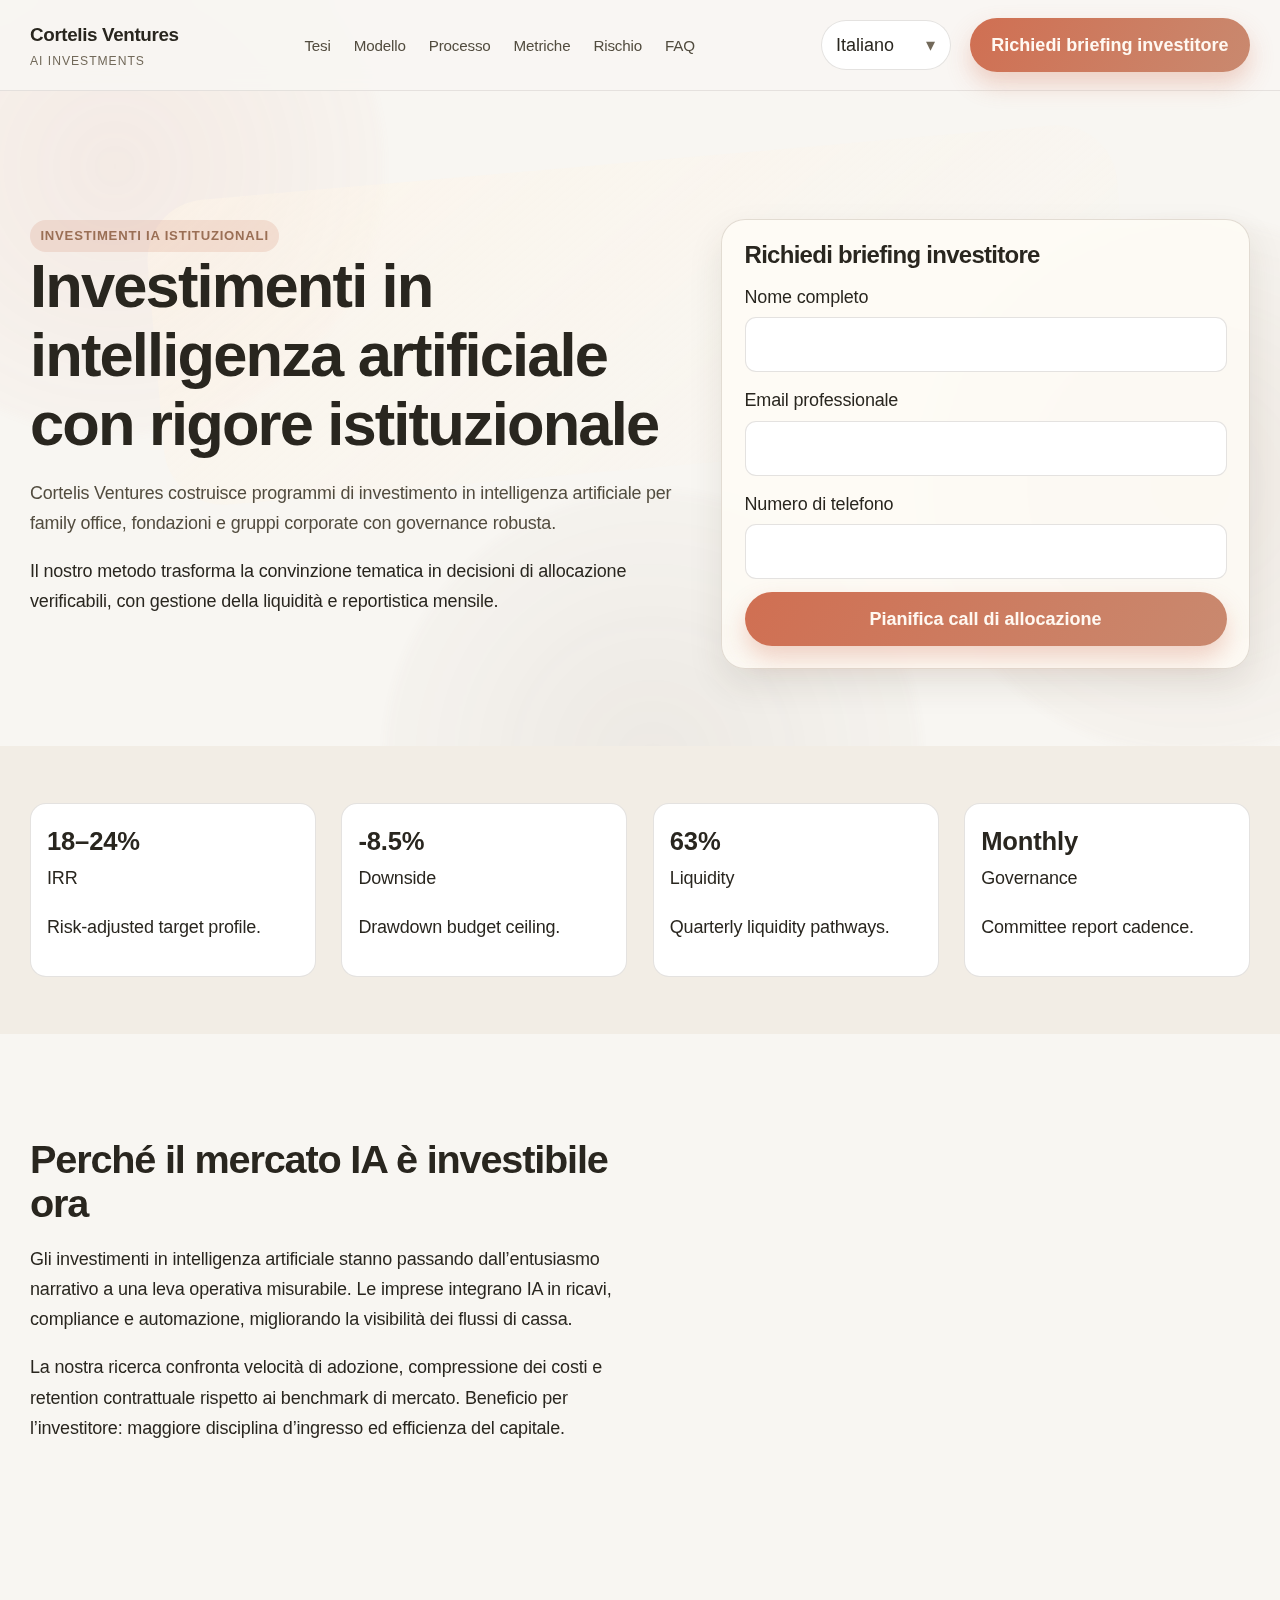
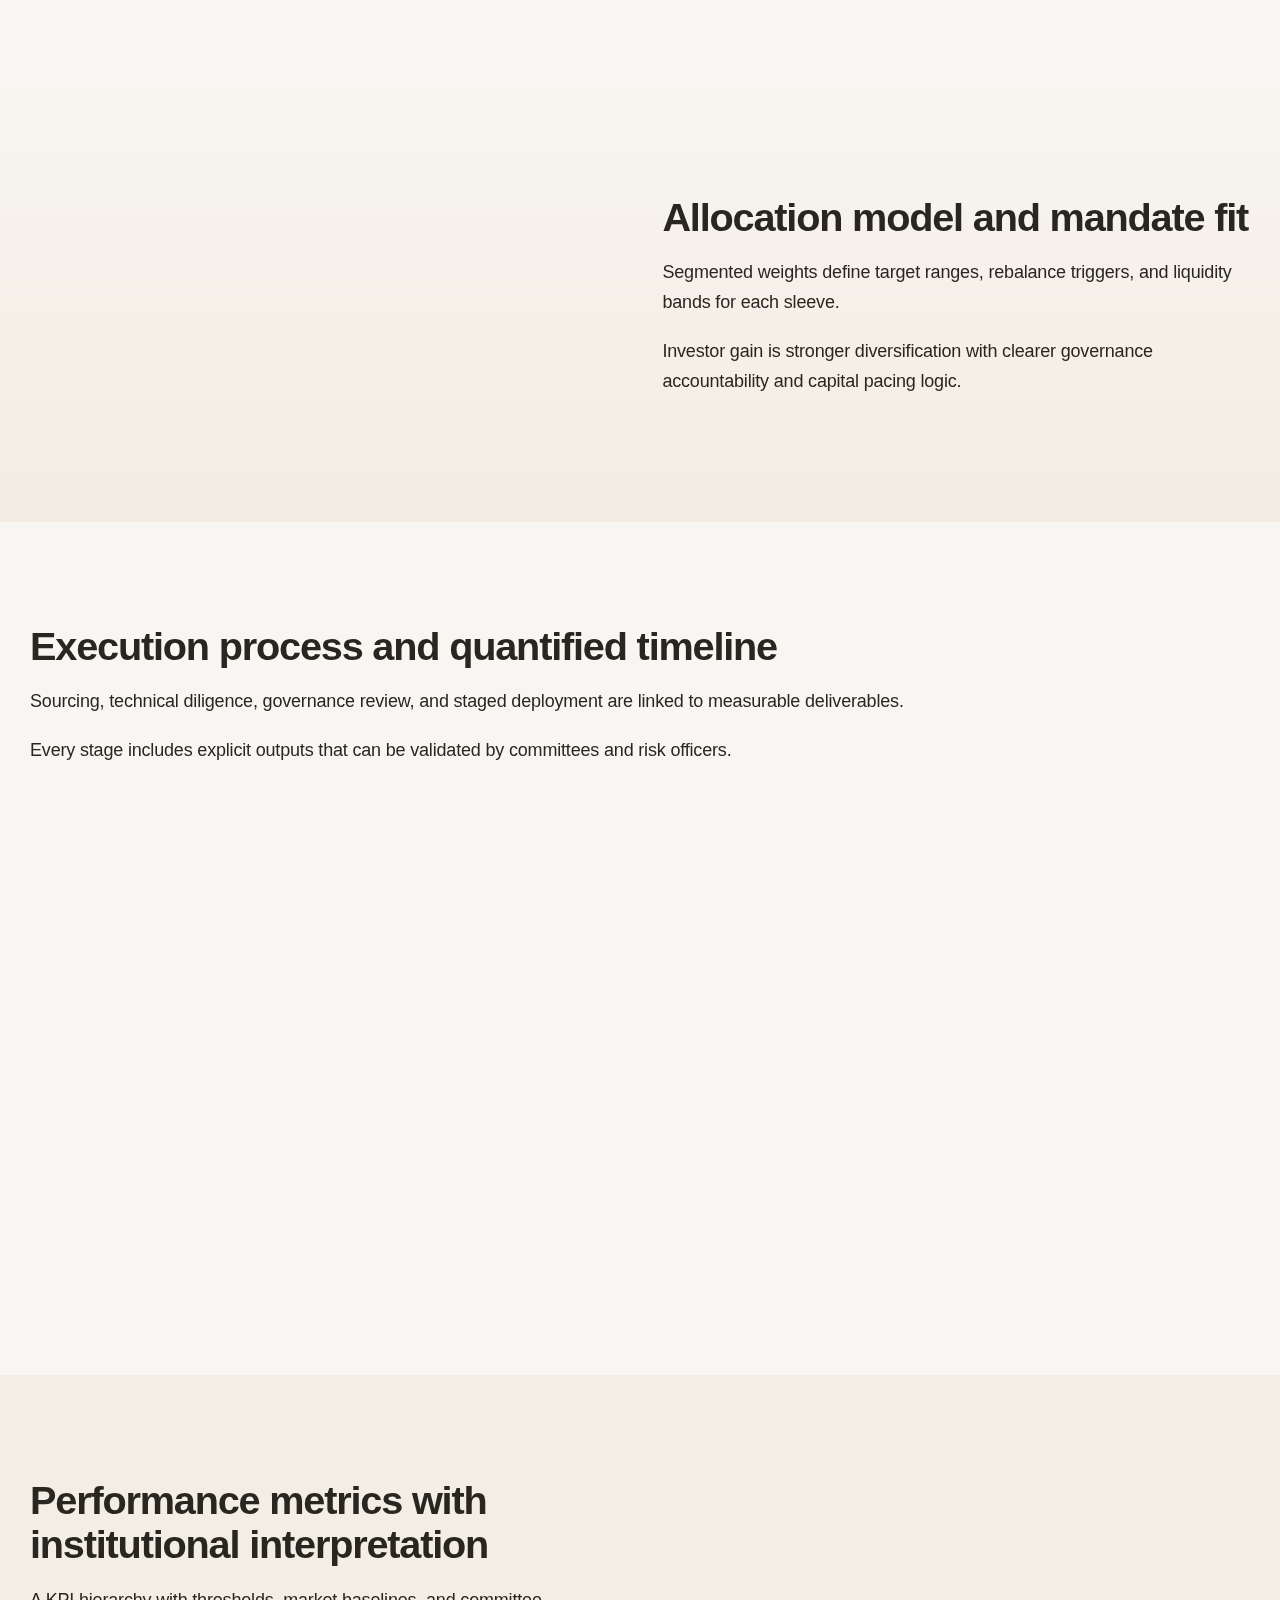
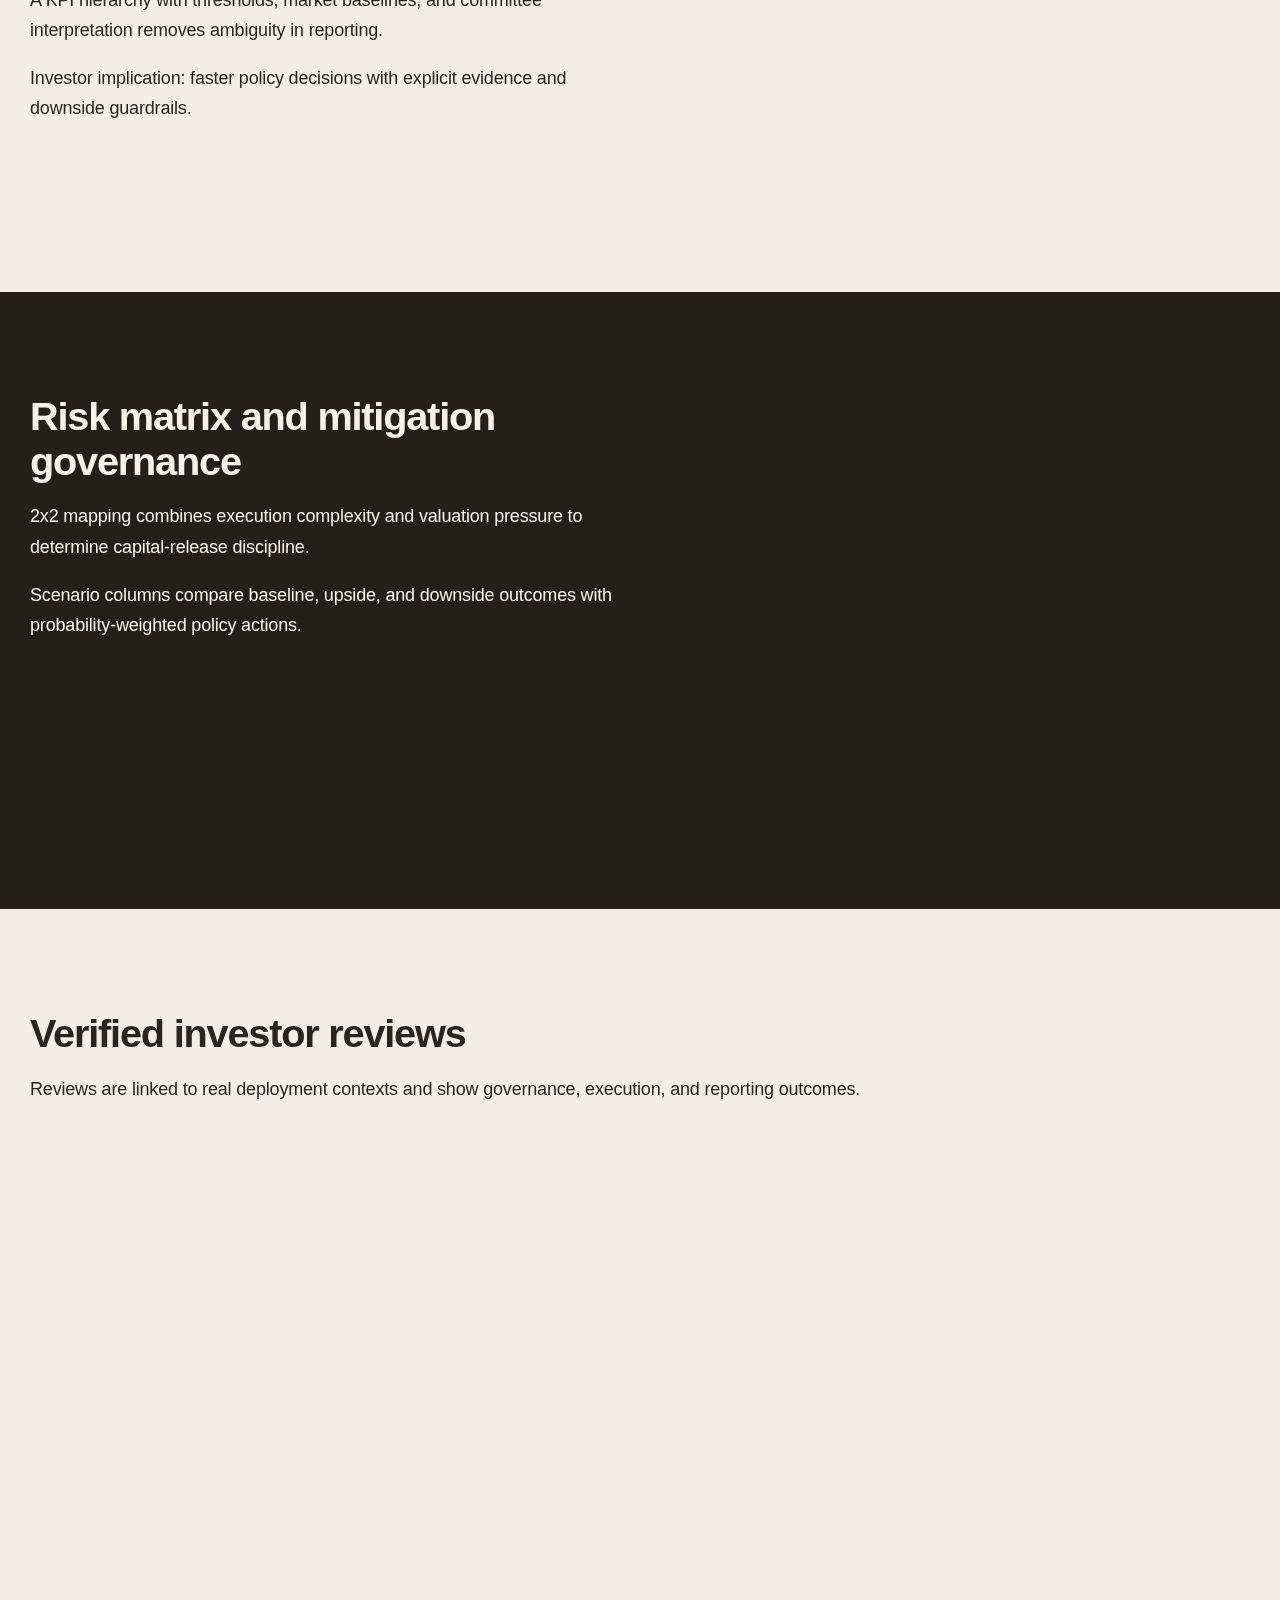
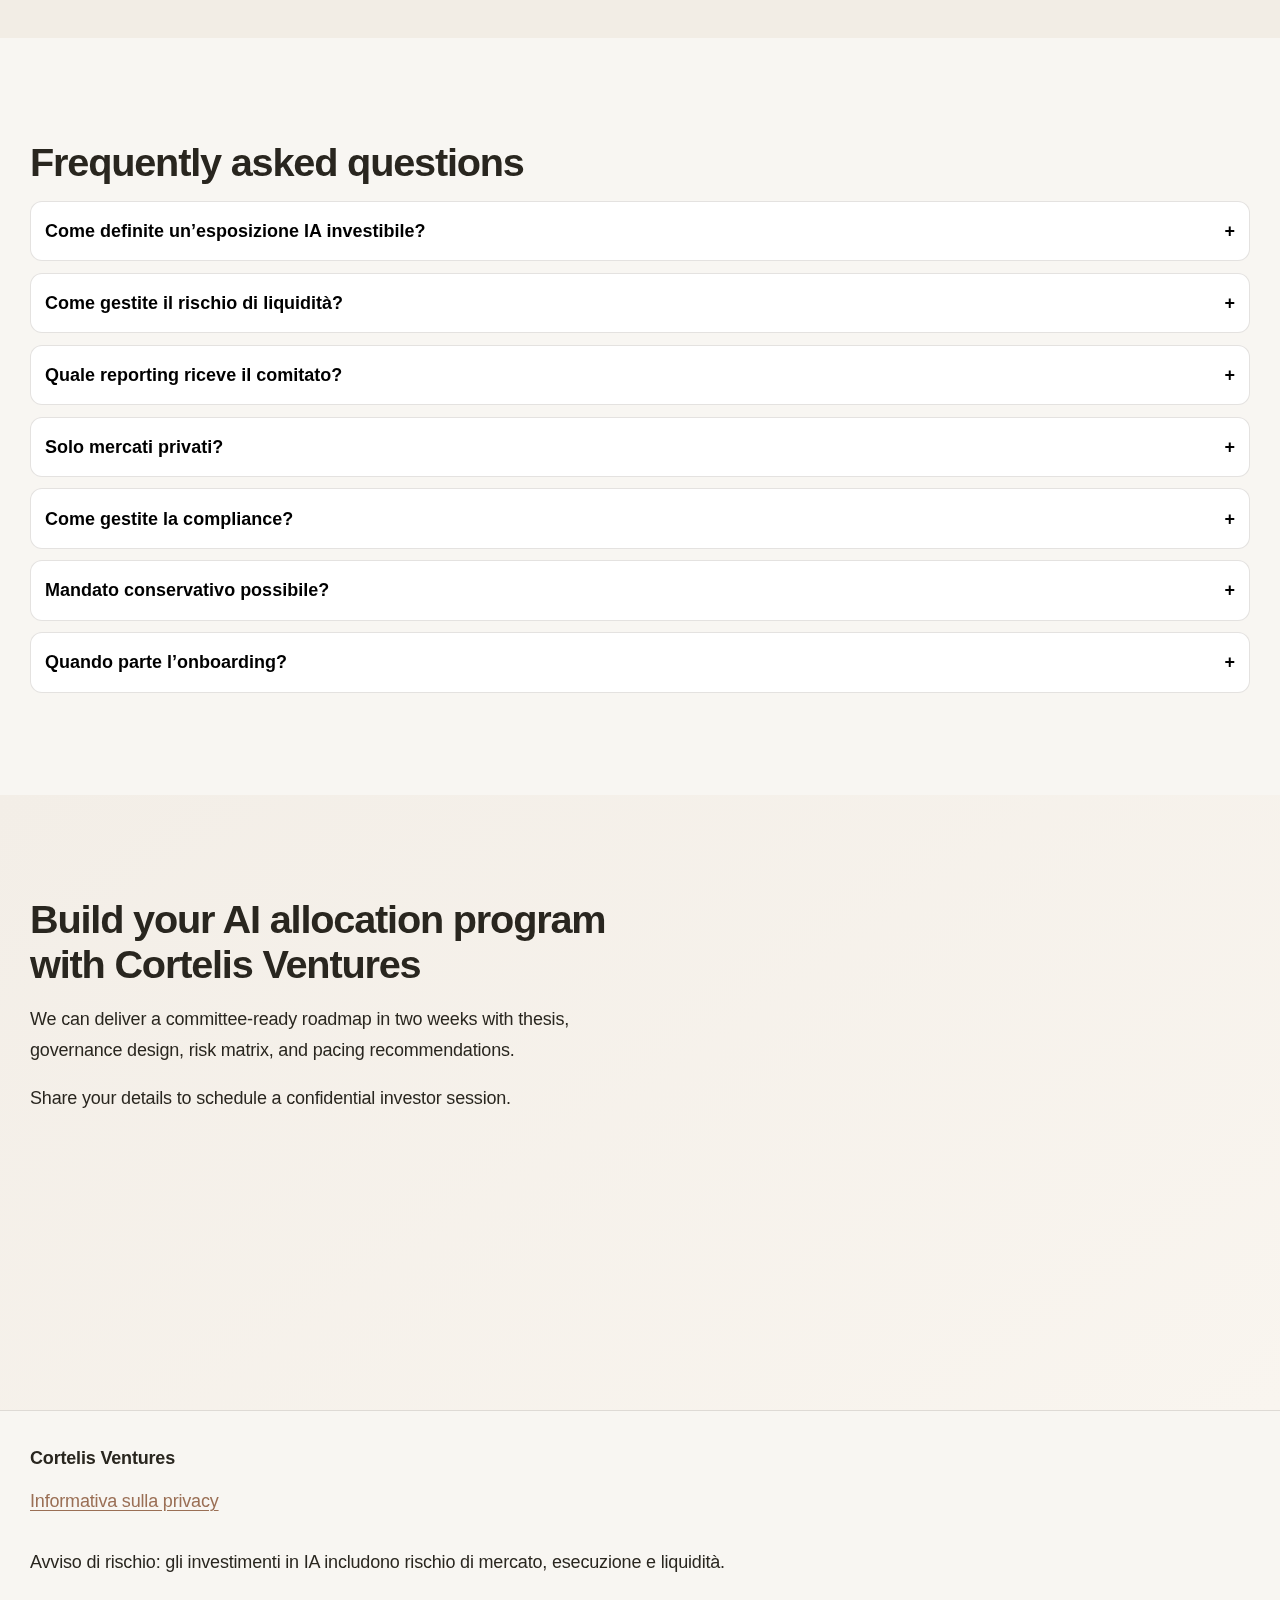
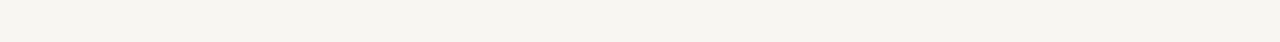
<file: it/index.html>
<!doctype html>
<html lang="it">
<head>
<meta charset="utf-8" />
<meta name="viewport" content="width=device-width, initial-scale=1" />
<title>Cortelis Ventures | Investimenti IA istituzionali</title>
<meta name="description" content="Cortelis Ventures fornisce strategia istituzionale per investimenti in intelligenza artificiale con governance e controllo del rischio." />
<link rel="canonical" href="https://www.cortelisventures.com/it/index.html" />
<link rel="alternate" hreflang="en" href="https://www.cortelisventures.com/index.html" />
<link rel="alternate" hreflang="de" href="https://www.cortelisventures.com/de/index.html" />
<link rel="alternate" hreflang="fr" href="https://www.cortelisventures.com/fr/index.html" />
<link rel="alternate" hreflang="es" href="https://www.cortelisventures.com/es/index.html" />
<link rel="alternate" hreflang="it" href="https://www.cortelisventures.com/it/index.html" />
<link rel="alternate" hreflang="tr" href="https://www.cortelisventures.com/tr/index.html" />
<link rel="alternate" hreflang="pt" href="https://www.cortelisventures.com/pt/index.html" />
<link rel="alternate" hreflang="jp" href="https://www.cortelisventures.com/jp/index.html" />
<link rel="alternate" hreflang="sk" href="https://www.cortelisventures.com/sk/index.html" />
<link rel="alternate" hreflang="be" href="https://www.cortelisventures.com/be/index.html" />
<link rel="alternate" hreflang="x-default" href="https://www.cortelisventures.com/index.html" />
<meta property="og:type" content="website" />
<meta property="og:title" content="Cortelis Ventures | Investimenti IA istituzionali" />
<meta property="og:description" content="Cortelis Ventures fornisce strategia istituzionale per investimenti in intelligenza artificiale con governance e controllo del rischio." />
<meta property="og:url" content="https://www.cortelisventures.com/it/index.html" />
<meta property="og:image" content="https://www.cortelisventures.com/assets/img/og-cover.jpg" />
<meta name="twitter:card" content="summary_large_image" />
<meta name="twitter:title" content="Cortelis Ventures | Investimenti IA istituzionali" />
<meta name="twitter:description" content="Cortelis Ventures fornisce strategia istituzionale per investimenti in intelligenza artificiale con governance e controllo del rischio." />
<meta name="twitter:image" content="https://www.cortelisventures.com/assets/img/og-cover.jpg" />
<link rel="stylesheet" href="../assets/style.css" />
<script type="application/ld+json">{"@context":"https://schema.org","@graph":[{"@type":"Organization","name":"Cortelis Ventures","url":"https://www.cortelisventures.com"},{"@type":"WebSite","name":"Cortelis Ventures","url":"https://www.cortelisventures.com/it/"},{"@type":"FAQPage","mainEntity":[{"@type":"Question","name":"Come definite un’esposizione IA investibile?","acceptedAnswer":{"@type":"Answer","text":"Solo asset con impatto ricavi misurabile, governance trasparente e liquidità credibile."}}]},{"@type":"Review","itemReviewed":{"@type":"Organization","name":"Cortelis Ventures"},"author":{"@type":"Person","name":"Anna Meyer"},"reviewBody":"Die Methodik machte unsere Allokation deutlich belastbarer."}]}</script>
<script defer src="../assets/app.js">
</script>
</head>
<body>
<div class="site-bg">
<div class="glow glow-one">
</div>
<div class="glow glow-two">
</div>
<div class="glow glow-three">
</div>
<div class="mesh">
</div>
</div>
<a class="skip-link" href="#main">Vai al contenuto</a>
<header class="site-header">
<div class="container header-inner">
<a class="brand" href="../index.html">Cortelis Ventures<span>AI Investments</span>
</a>
<nav class="main-nav" aria-label="Primary">
<ul>
<li>
<a href="#why">Tesi</a>
</li>
<li>
<a href="#model">Modello</a>
</li>
<li>
<a href="#process">Processo</a>
</li>
<li>
<a href="#metrics">Metriche</a>
</li>
<li>
<a href="#risk">Rischio</a>
</li>
<li>
<a href="#faq">FAQ</a>
</li>
</ul>
</nav>
<div class="header-right">
<div class="lang-switcher">
<button class="lang-toggle" aria-expanded="false">Italiano</button>
<ul class="lang-menu">
<li>
<a href="../index.html">
<span class="flag-svg">
<svg viewBox="0 0 60 40" xmlns="http://www.w3.org/2000/svg">
<rect width="60" height="40" fill="#012169"/>
<path d="M0 0l60 40M60 0L0 40" stroke="#fff" stroke-width="8"/>
<path d="M0 0l60 40M60 0L0 40" stroke="#C8102E" stroke-width="4"/>
<path d="M30 0v40M0 20h60" stroke="#fff" stroke-width="12"/>
<path d="M30 0v40M0 20h60" stroke="#C8102E" stroke-width="7"/>
</svg>
</span>English</a>
</li>
<li>
<a href="../de/index.html">
<span class="flag-svg">
<svg viewBox="0 0 3 2" xmlns="http://www.w3.org/2000/svg">
<rect width="3" height="2" fill="#ffce00"/>
<rect width="3" height="1.333" fill="#dd0000"/>
<rect width="3" height="0.666" fill="#000"/>
</svg>
</span>Deutsch</a>
</li>
<li>
<a href="../fr/index.html">
<span class="flag-svg">
<svg viewBox="0 0 3 2" xmlns="http://www.w3.org/2000/svg">
<rect width="1" height="2" fill="#0055A4"/>
<rect x="1" width="1" height="2" fill="#fff"/>
<rect x="2" width="1" height="2" fill="#EF4135"/>
</svg>
</span>Français</a>
</li>
<li>
<a href="../es/index.html">
<span class="flag-svg">
<svg viewBox="0 0 3 2" xmlns="http://www.w3.org/2000/svg">
<rect width="3" height="2" fill="#AA151B"/>
<rect y="0.5" width="3" height="1" fill="#F1BF00"/>
</svg>
</span>Español</a>
</li>
<li>
<a href="../it/index.html">
<span class="flag-svg">
<svg viewBox="0 0 3 2" xmlns="http://www.w3.org/2000/svg">
<rect width="1" height="2" fill="#009246"/>
<rect x="1" width="1" height="2" fill="#fff"/>
<rect x="2" width="1" height="2" fill="#CE2B37"/>
</svg>
</span>Italiano</a>
</li>
<li>
<a href="../tr/index.html">
<span class="flag-svg">
<svg viewBox="0 0 30 20" xmlns="http://www.w3.org/2000/svg">
<rect width="30" height="20" fill="#E30A17"/>
<circle cx="12" cy="10" r="5" fill="#fff"/>
<circle cx="13.5" cy="10" r="4" fill="#E30A17"/>
<polygon points="18,10 22,8.5 22,11.5" fill="#fff"/>
</svg>
</span>Türkçe</a>
</li>
<li>
<a href="../pt/index.html">
<span class="flag-svg">
<svg viewBox="0 0 3 2" xmlns="http://www.w3.org/2000/svg">
<rect width="3" height="2" fill="#FF0000"/>
<rect width="1.2" height="2" fill="#006600"/>
</svg>
</span>Português</a>
</li>
<li>
<a href="../jp/index.html">
<span class="flag-svg">
<svg viewBox="0 0 3 2" xmlns="http://www.w3.org/2000/svg">
<rect width="3" height="2" fill="#fff"/>
<circle cx="1.5" cy="1" r="0.48" fill="#BC002D"/>
</svg>
</span>日本語</a>
</li>
<li>
<a href="../sk/index.html">
<span class="flag-svg">
<svg viewBox="0 0 3 2" xmlns="http://www.w3.org/2000/svg">
<rect width="3" height="2" fill="#EE1C25"/>
<rect width="3" height="1.333" fill="#0B4EA2"/>
<rect width="3" height="0.666" fill="#fff"/>
</svg>
</span>Slovenčina</a>
</li>
<li>
<a href="../be/index.html">
<span class="flag-svg">
<svg viewBox="0 0 3 2" xmlns="http://www.w3.org/2000/svg">
<rect width="3" height="2" fill="#000"/>
<rect y="0.666" width="3" height="0.666" fill="#FDDA24"/>
<rect y="1.333" width="3" height="0.667" fill="#EF3340"/>
</svg>
</span>Nederlands</a>
</li>
</ul>
</div>
<button class="cta-btn">Richiedi briefing investitore</button>
<button class="burger" aria-expanded="false" aria-label="Apri menu">
<span>
</span>
</button>
</div>
</div>
</header>
<div class="drawer-overlay">
</div>
<aside class="mobile-drawer" aria-label="mobile">
<button class="drawer-close" aria-label="Chiudi menu">×</button>
<ul class="drawer-nav">
<li>
<a href="#why">Tesi</a>
</li>
<li>
<a href="#model">Modello</a>
</li>
<li>
<a href="#process">Processo</a>
</li>
<li>
<a href="#metrics">Metriche</a>
</li>
<li>
<a href="#risk">Rischio</a>
</li>
<li>
<a href="#faq">FAQ</a>
</li>
</ul>
<div class="lang-switcher">
<button class="lang-toggle" aria-expanded="false">Italiano</button>
<ul class="lang-menu">
<li>
<a href="../index.html">
<span class="flag-svg">
<svg viewBox="0 0 60 40" xmlns="http://www.w3.org/2000/svg">
<rect width="60" height="40" fill="#012169"/>
<path d="M0 0l60 40M60 0L0 40" stroke="#fff" stroke-width="8"/>
<path d="M0 0l60 40M60 0L0 40" stroke="#C8102E" stroke-width="4"/>
<path d="M30 0v40M0 20h60" stroke="#fff" stroke-width="12"/>
<path d="M30 0v40M0 20h60" stroke="#C8102E" stroke-width="7"/>
</svg>
</span>English</a>
</li>
<li>
<a href="../de/index.html">
<span class="flag-svg">
<svg viewBox="0 0 3 2" xmlns="http://www.w3.org/2000/svg">
<rect width="3" height="2" fill="#ffce00"/>
<rect width="3" height="1.333" fill="#dd0000"/>
<rect width="3" height="0.666" fill="#000"/>
</svg>
</span>Deutsch</a>
</li>
<li>
<a href="../fr/index.html">
<span class="flag-svg">
<svg viewBox="0 0 3 2" xmlns="http://www.w3.org/2000/svg">
<rect width="1" height="2" fill="#0055A4"/>
<rect x="1" width="1" height="2" fill="#fff"/>
<rect x="2" width="1" height="2" fill="#EF4135"/>
</svg>
</span>Français</a>
</li>
<li>
<a href="../es/index.html">
<span class="flag-svg">
<svg viewBox="0 0 3 2" xmlns="http://www.w3.org/2000/svg">
<rect width="3" height="2" fill="#AA151B"/>
<rect y="0.5" width="3" height="1" fill="#F1BF00"/>
</svg>
</span>Español</a>
</li>
<li>
<a href="../it/index.html">
<span class="flag-svg">
<svg viewBox="0 0 3 2" xmlns="http://www.w3.org/2000/svg">
<rect width="1" height="2" fill="#009246"/>
<rect x="1" width="1" height="2" fill="#fff"/>
<rect x="2" width="1" height="2" fill="#CE2B37"/>
</svg>
</span>Italiano</a>
</li>
<li>
<a href="../tr/index.html">
<span class="flag-svg">
<svg viewBox="0 0 30 20" xmlns="http://www.w3.org/2000/svg">
<rect width="30" height="20" fill="#E30A17"/>
<circle cx="12" cy="10" r="5" fill="#fff"/>
<circle cx="13.5" cy="10" r="4" fill="#E30A17"/>
<polygon points="18,10 22,8.5 22,11.5" fill="#fff"/>
</svg>
</span>Türkçe</a>
</li>
<li>
<a href="../pt/index.html">
<span class="flag-svg">
<svg viewBox="0 0 3 2" xmlns="http://www.w3.org/2000/svg">
<rect width="3" height="2" fill="#FF0000"/>
<rect width="1.2" height="2" fill="#006600"/>
</svg>
</span>Português</a>
</li>
<li>
<a href="../jp/index.html">
<span class="flag-svg">
<svg viewBox="0 0 3 2" xmlns="http://www.w3.org/2000/svg">
<rect width="3" height="2" fill="#fff"/>
<circle cx="1.5" cy="1" r="0.48" fill="#BC002D"/>
</svg>
</span>日本語</a>
</li>
<li>
<a href="../sk/index.html">
<span class="flag-svg">
<svg viewBox="0 0 3 2" xmlns="http://www.w3.org/2000/svg">
<rect width="3" height="2" fill="#EE1C25"/>
<rect width="3" height="1.333" fill="#0B4EA2"/>
<rect width="3" height="0.666" fill="#fff"/>
</svg>
</span>Slovenčina</a>
</li>
<li>
<a href="../be/index.html">
<span class="flag-svg">
<svg viewBox="0 0 3 2" xmlns="http://www.w3.org/2000/svg">
<rect width="3" height="2" fill="#000"/>
<rect y="0.666" width="3" height="0.666" fill="#FDDA24"/>
<rect y="1.333" width="3" height="0.667" fill="#EF3340"/>
</svg>
</span>Nederlands</a>
</li>
</ul>
</div>
<button class="drawer-cta">Richiedi briefing investitore</button>
</aside>
<main id="main">
<section class="hero">
<div class="container hero-grid">
<div>
<span class="section-kicker">Investimenti IA istituzionali</span>
<h1>Investimenti in intelligenza artificiale con rigore istituzionale</h1>
<p class="lead">Cortelis Ventures costruisce programmi di investimento in intelligenza artificiale per family office, fondazioni e gruppi corporate con governance robusta.</p>
<p>Il nostro metodo trasforma la convinzione tematica in decisioni di allocazione verificabili, con gestione della liquidità e reportistica mensile.</p>
</div>
<div class="hero-card reveal">
<h3>Richiedi briefing investitore</h3>
<form class="lead-form">
<label class="field">Nome completo<input name="fullName" type="text" required />
</label>
<label class="field">Email professionale<input name="professionalEmail" type="email" required />
</label>
<label class="field">Numero di telefono<input name="phoneNumber" type="tel" required />
</label>
<button class="submit-btn" type="submit">Pianifica call di allocazione</button>
</form>
</div>
</div>
</section>
<section class="kpi-strip section-alt">
<div class="container">
<div class="kpi-grid">
<article class="kpi-item reveal">
<strong>18–24%</strong>
<div>IRR</div>
<p>Risk-adjusted target profile.</p>
</article>
<article class="kpi-item reveal">
<strong>-8.5%</strong>
<div>Downside</div>
<p>Drawdown budget ceiling.</p>
</article>
<article class="kpi-item reveal">
<strong>63%</strong>
<div>Liquidity</div>
<p>Quarterly liquidity pathways.</p>
</article>
<article class="kpi-item reveal">
<strong>Monthly</strong>
<div>Governance</div>
<p>Committee report cadence.</p>
</article>
</div>
</div>
</section>
<section id="why" class="section">
<div class="container two-col">
<div>
<h2>Perché il mercato IA è investibile ora</h2>
<p>Gli investimenti in intelligenza artificiale stanno passando dall’entusiasmo narrativo a una leva operativa misurabile. Le imprese integrano IA in ricavi, compliance e automazione, migliorando la visibilità dei flussi di cassa.</p>
<p>La nostra ricerca confronta velocità di adozione, compressione dei costi e retention contrattuale rispetto ai benchmark di mercato. Beneficio per l’investitore: maggiore disciplina d’ingresso ed efficienza del capitale.</p>
</div>
<div class="visual-card reveal">
<h3>KPI</h3>
<p>Context, baseline, interpretation, investor implication are included for every metric.</p>
<div class="metric-tree">
<div class="primary">
<strong>Primary objective</strong>
<p>Risk-adjusted return net of execution friction.</p>
</div>
<div class="secondary-grid">
<article>
<strong>Liquidity</strong>
<p>Coverage and reserves.</p>
</article>
<article>
<strong>Governance</strong>
<p>Audit-ready records.</p>
</article>
<article>
<strong>Efficiency</strong>
<p>Capital productivity.</p>
</article>
</div>
</div>
</div>
</div>
</section>
<section id="model" class="section section-split">
<div class="container two-col">
<div class="visual-card reveal">
<div class="stack-bar">
<span style="width:34%">
</span>
<span style="width:28%">
</span>
<span style="width:22%">
</span>
<span style="width:16%">
</span>
</div>
<p>Baseline comparison clarifies allocation concentration versus broad market baskets.</p>
<div class="compare-chart">
<div class="compare-row">
<span>Return</span>
<div class="bar" style="--fill:72%">
</div>
<div class="bar market" style="--fill:58%">
</div>
</div>
<div class="compare-row">
<span>Volatility</span>
<div class="bar" style="--fill:44%">
</div>
<div class="bar market" style="--fill:67%">
</div>
</div>
</div>
</div>
<div>
<h2>Allocation model and mandate fit</h2>
<p>Segmented weights define target ranges, rebalance triggers, and liquidity bands for each sleeve.</p>
<p>Investor gain is stronger diversification with clearer governance accountability and capital pacing logic.</p>
</div>
</div>
</section>
<section id="process" class="section">
<div class="container">
<h2>Execution process and quantified timeline</h2>
<p>Sourcing, technical diligence, governance review, and staged deployment are linked to measurable deliverables.</p>
<p>Every stage includes explicit outputs that can be validated by committees and risk officers.</p>
<div class="two-col">
<div class="visual-card reveal">
<div class="timeline">
<div class="timeline-step">
<strong>Week 1–2</strong>
<p>Sourcing and scoring.</p>
</div>
<div class="timeline-step">
<strong>Week 3–4</strong>
<p>Technical and legal review.</p>
</div>
<div class="timeline-step">
<strong>Week 5</strong>
<p>Committee alignment.</p>
</div>
<div class="timeline-step">
<strong>Week 6+</strong>
<p>Staged deployment.</p>
</div>
</div>
</div>
<div class="visual-card reveal">
<div class="waterfall">
<div class="step" data-label="Entry" style="--h:58%">
</div>
<div class="step" data-label="Execution" style="--h:72%">
</div>
<div class="step" data-label="Governance" style="--h:64%">
</div>
<div class="step" data-label="Liquidity" style="--h:69%">
</div>
</div>
<p>Waterfall interpretation shows what drives retained alpha after controls.</p>
</div>
</div>
</div>
</section>
<section id="metrics" class="section section-alt">
<div class="container two-col">
<div>
<h2>Performance metrics with institutional interpretation</h2>
<p>A KPI hierarchy with thresholds, market baselines, and committee interpretation removes ambiguity in reporting.</p>
<p>Investor implication: faster policy decisions with explicit evidence and downside guardrails.</p>
</div>
<div class="visual-card reveal">
<div class="rings">
<div class="ring" style="--value:78%">
<span>78%</span>
</div>
<div class="ring" style="--value:64%">
<span>64%</span>
</div>
<div class="ring" style="--value:71%">
<span>71%</span>
</div>
</div>
<p>Ring indicators summarize compliance, liquidity resilience, and execution quality.</p>
</div>
</div>
</section>
<section id="risk" class="section section-dark">
<div class="container two-col">
<div>
<h2>Risk matrix and mitigation governance</h2>
<p>2x2 mapping combines execution complexity and valuation pressure to determine capital-release discipline.</p>
<p>Scenario columns compare baseline, upside, and downside outcomes with probability-weighted policy actions.</p>
</div>
<div class="visual-card dark reveal">
<div class="matrix">
<div>
<strong>Low / Low</strong>
<p>Standard pacing.</p>
</div>
<div>
<strong>Low / High</strong>
<p>Valuation controls.</p>
</div>
<div>
<strong>High / Low</strong>
<p>Extended diligence.</p>
</div>
<div>
<strong>High / High</strong>
<p>Staged capital and covenants.</p>
</div>
</div>
<div class="scenario-grid">
<article class="scenario">
<strong>Baseline</strong>
<p>Stable conversion.</p>
</article>
<article class="scenario">
<strong>Upside</strong>
<p>Faster demand.</p>
</article>
<article class="scenario">
<strong>Downside</strong>
<p>Margin pressure.</p>
</article>
</div>
</div>
</div>
</section>
<section id="reviews" class="section section-alt">
<div class="container">
<h2>Verified investor reviews</h2>
<p>Reviews are linked to real deployment contexts and show governance, execution, and reporting outcomes.</p>
<div class="review-grid">
<article class="review-card reveal">
<div class="review-head">
<div class="avatar">AM</div>
<strong>Anna Meyer</strong>
<span class="verified">VERIFICATO</span>
</div>
<div>Chief Investment Officer · Europa</div>
<p>Die Methodik machte unsere Allokation deutlich belastbarer.</p>
</article>
<article class="review-card reveal">
<div class="review-head">
<div class="avatar">RK</div>
<strong>Rami Kader</strong>
<span class="verified">VERIFICATO</span>
</div>
<div>Portfolio Director · Zürich</div>
<p>Das Ausführungsscoring senkte Bewertungsrisiken und verbesserte Disziplin.</p>
</article>
<article class="review-card reveal">
<div class="review-head">
<div class="avatar">SL</div>
<strong>Sara Leone</strong>
<span class="verified">VERIFICATO</span>
</div>
<div>Head of Strategic Capital · Milano</div>
<p>Empfehlungen kamen mit klaren Benchmarks und Mitigationen.</p>
</article>
<article class="review-card reveal">
<div class="review-head">
<div class="avatar">JT</div>
<strong>Jonas Thijs</strong>
<span class="verified">VERIFICATO</span>
</div>
<div>Principal · Bruxelles</div>
<p>Das Reporting ist präzise, nachvollziehbar und investitionsrelevant.</p>
</article>
</div>
</div>
</section>
<section id="faq" class="section">
<div class="container">
<h2>Frequently asked questions</h2>
<div class="faq-wrap">
<article class="faq-item">
<button class="faq-question" aria-expanded="false">Come definite un’esposizione IA investibile?<span>+</span>
</button>
<div class="faq-answer">
<p>Solo asset con impatto ricavi misurabile, governance trasparente e liquidità credibile.</p>
</div>
</article>
<article class="faq-item">
<button class="faq-question" aria-expanded="false">Come gestite il rischio di liquidità?<span>+</span>
</button>
<div class="faq-answer">
<p>Bande di liquidità per sleeve, riserve di cassa e stress test trimestrali.</p>
</div>
</article>
<article class="faq-item">
<button class="faq-question" aria-expanded="false">Quale reporting riceve il comitato?<span>+</span>
</button>
<div class="faq-answer">
<p>Pacchetto mensile con attribution, deriva rischio e azioni proposte.</p>
</div>
</article>
<article class="faq-item">
<button class="faq-question" aria-expanded="false">Solo mercati privati?<span>+</span>
</button>
<div class="faq-answer">
<p>No, integriamo privato, pubblico e secondario.</p>
</div>
</article>
<article class="faq-item">
<button class="faq-question" aria-expanded="false">Come gestite la compliance?<span>+</span>
</button>
<div class="faq-answer">
<p>Con checkpoint legali e data governance in ogni fase.</p>
</div>
</article>
<article class="faq-item">
<button class="faq-question" aria-expanded="false">Mandato conservativo possibile?<span>+</span>
</button>
<div class="faq-answer">
<p>Sì, con limiti di drawdown più stretti.</p>
</div>
</article>
<article class="faq-item">
<button class="faq-question" aria-expanded="false">Quando parte l’onboarding?<span>+</span>
</button>
<div class="faq-answer">
<p>Entro cinque giorni lavorativi.</p>
</div>
</article>
</div>
</div>
</section>
<section class="final-cta">
<div class="container two-col">
<div>
<h2>Build your AI allocation program with Cortelis Ventures</h2>
<p>We can deliver a committee-ready roadmap in two weeks with thesis, governance design, risk matrix, and pacing recommendations.</p>
<p>Share your details to schedule a confidential investor session.</p>
</div>
<div class="hero-card reveal">
<form class="lead-form">
<label class="field">Nome completo<input name="fullName" type="text" required />
</label>
<label class="field">Email professionale<input name="professionalEmail" type="email" required />
</label>
<label class="field">Numero di telefono<input name="phoneNumber" type="tel" required />
</label>
<button class="final-cta-btn" type="submit">Pianifica call di allocazione</button>
</form>
</div>
</div>
</section>
</main>
<footer class="site-footer">
<div class="container footer-inner">
<strong>Cortelis Ventures</strong>
<a href="#" data-open-privacy class="privacy-link">Informativa sulla privacy</a>
<p>Avviso di rischio: gli investimenti in IA includono rischio di mercato, esecuzione e liquidità.</p>
</div>
</footer>
<div class="modal-overlay">
</div>
<div class="modal" role="dialog" aria-modal="true" aria-label="Finestra privacy">
<div class="modal-header">
<button class="modal-close-icon" aria-label="Chiudi">×</button>
<h2>Informativa sulla privacy</h2>
</div>
<div class="modal-content">
<section>
<h3>Introduction</h3>
<p>Cortelis Ventures processes personal and professional data to provide institutional investment communications.</p>
</section>
<section>
<h3>Data collection</h3>
<p>We collect full name, professional email, phone number, and interaction metadata.</p>
</section>
<section>
<h3>Legal basis</h3>
<p>Processing relies on legitimate interest, contractual preparation, and legal obligations.</p>
</section>
<section>
<h3>Cookies</h3>
<p>We use essential and analytics cookies to improve experience.</p>
</section>
<section>
<h3>Retention</h3>
<p>Data is retained only as long as necessary for service, compliance, and security.</p>
</section>
<section>
<h3>Third-party sharing</h3>
<p>Limited sharing occurs with regulated providers under contractual safeguards.</p>
</section>
<section>
<h3>Security</h3>
<p>Controls include encryption, access management, monitoring, and incident response.</p>
</section>
<section>
<h3>User rights</h3>
<p>Users may request access, correction, deletion, portability, and objection handling.</p>
</section>
<section>
<h3>International transfers</h3>
<p>Cross-border transfers use contractual protections.</p>
</section>
<section>
<h3>Industry risk disclosure</h3>
<p>Financial markets involve potential capital loss, valuation volatility, and liquidity constraints.</p>
</section>
<section>
<h3>Contact</h3>
<p>For privacy requests contact privacy@cortelisventures.com.</p>
</section>
</div>
<div class="modal-footer">
<button class="modal-close-btn">Chiudi</button>
</div>
</div>
</body>
</html>
</file>
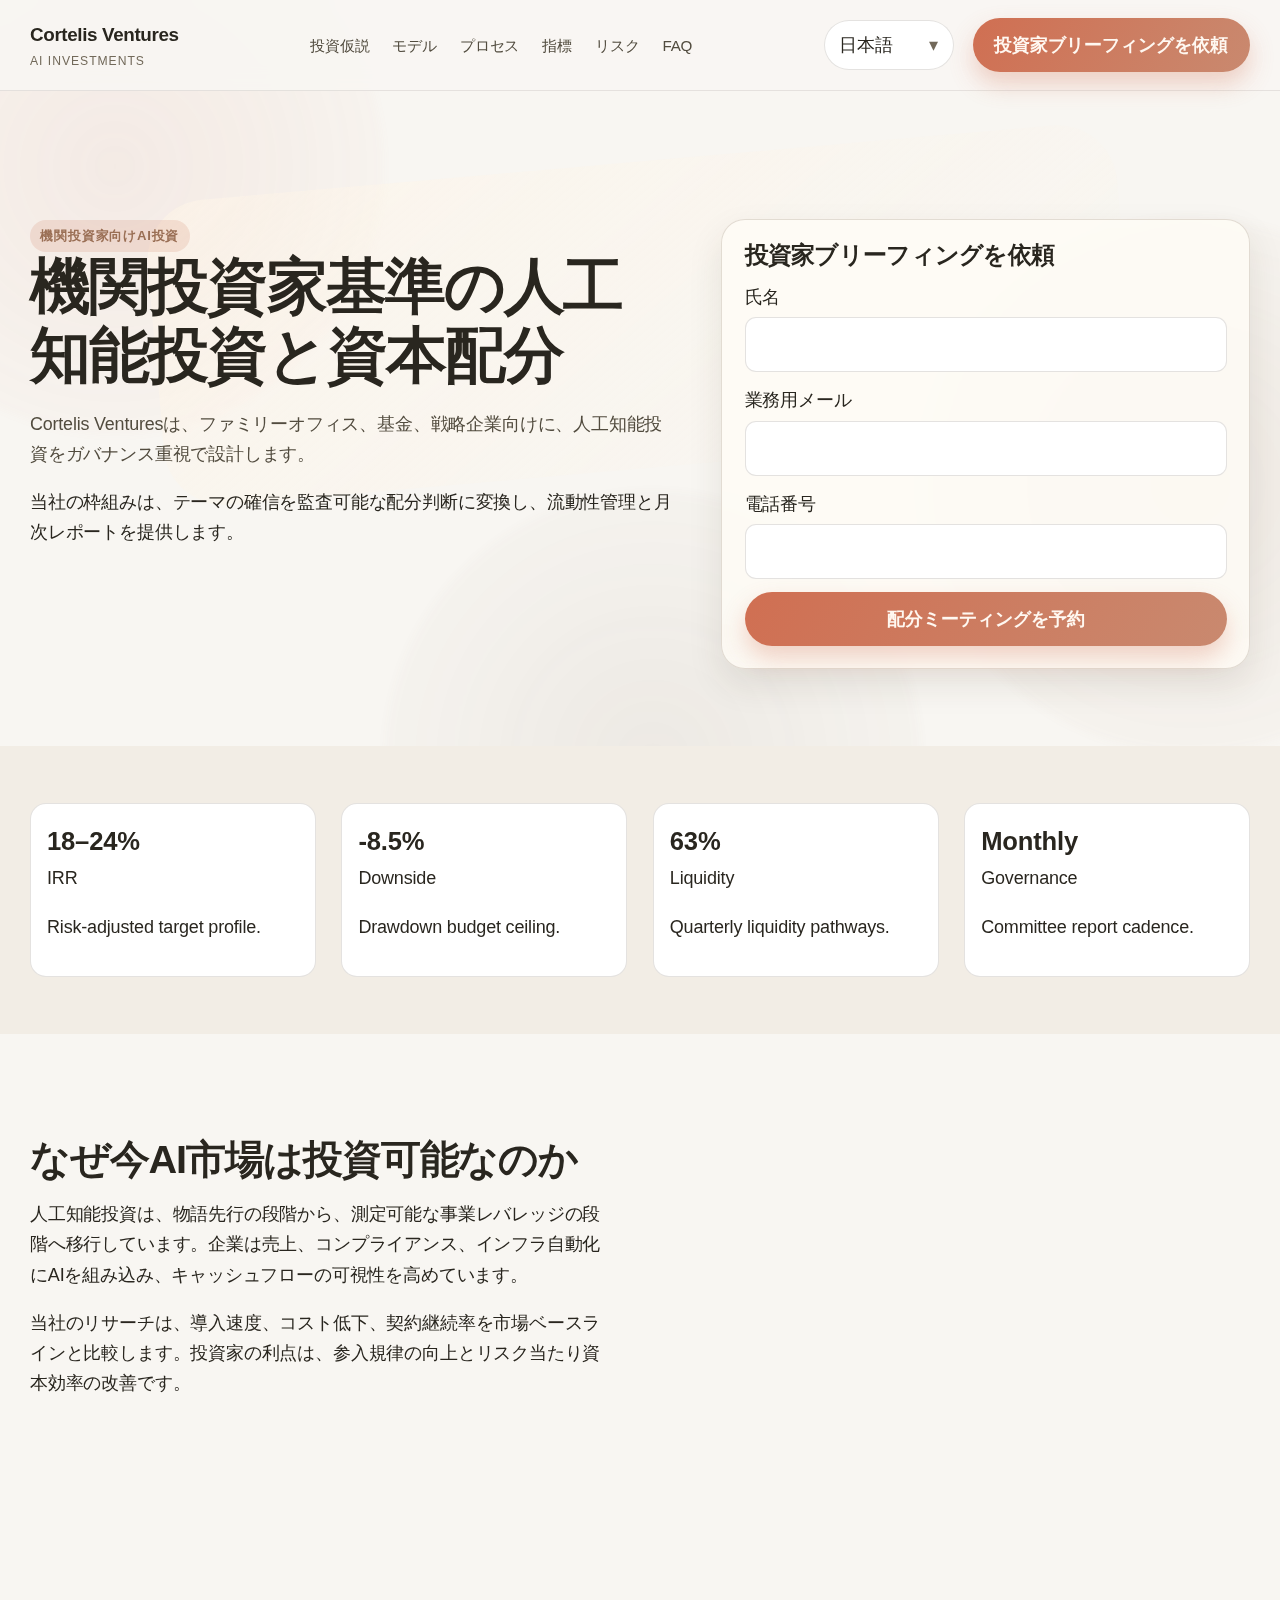
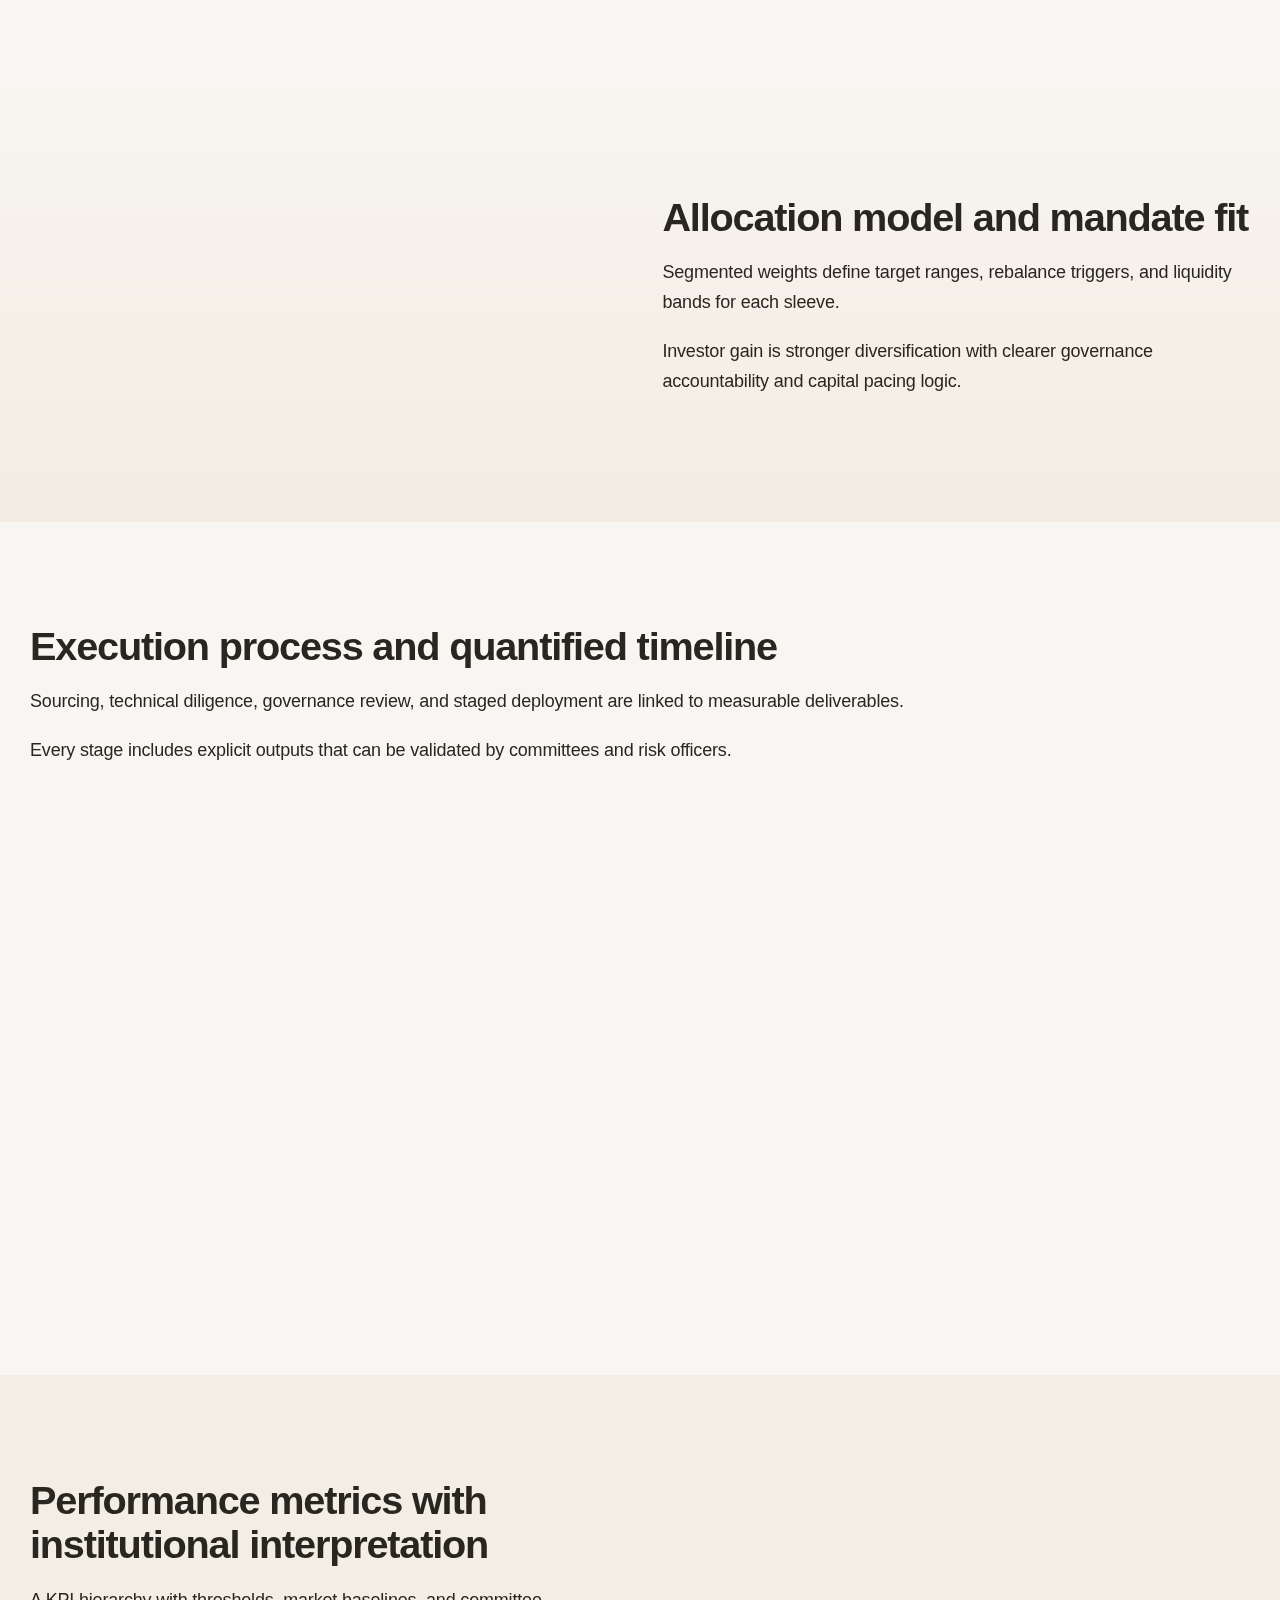
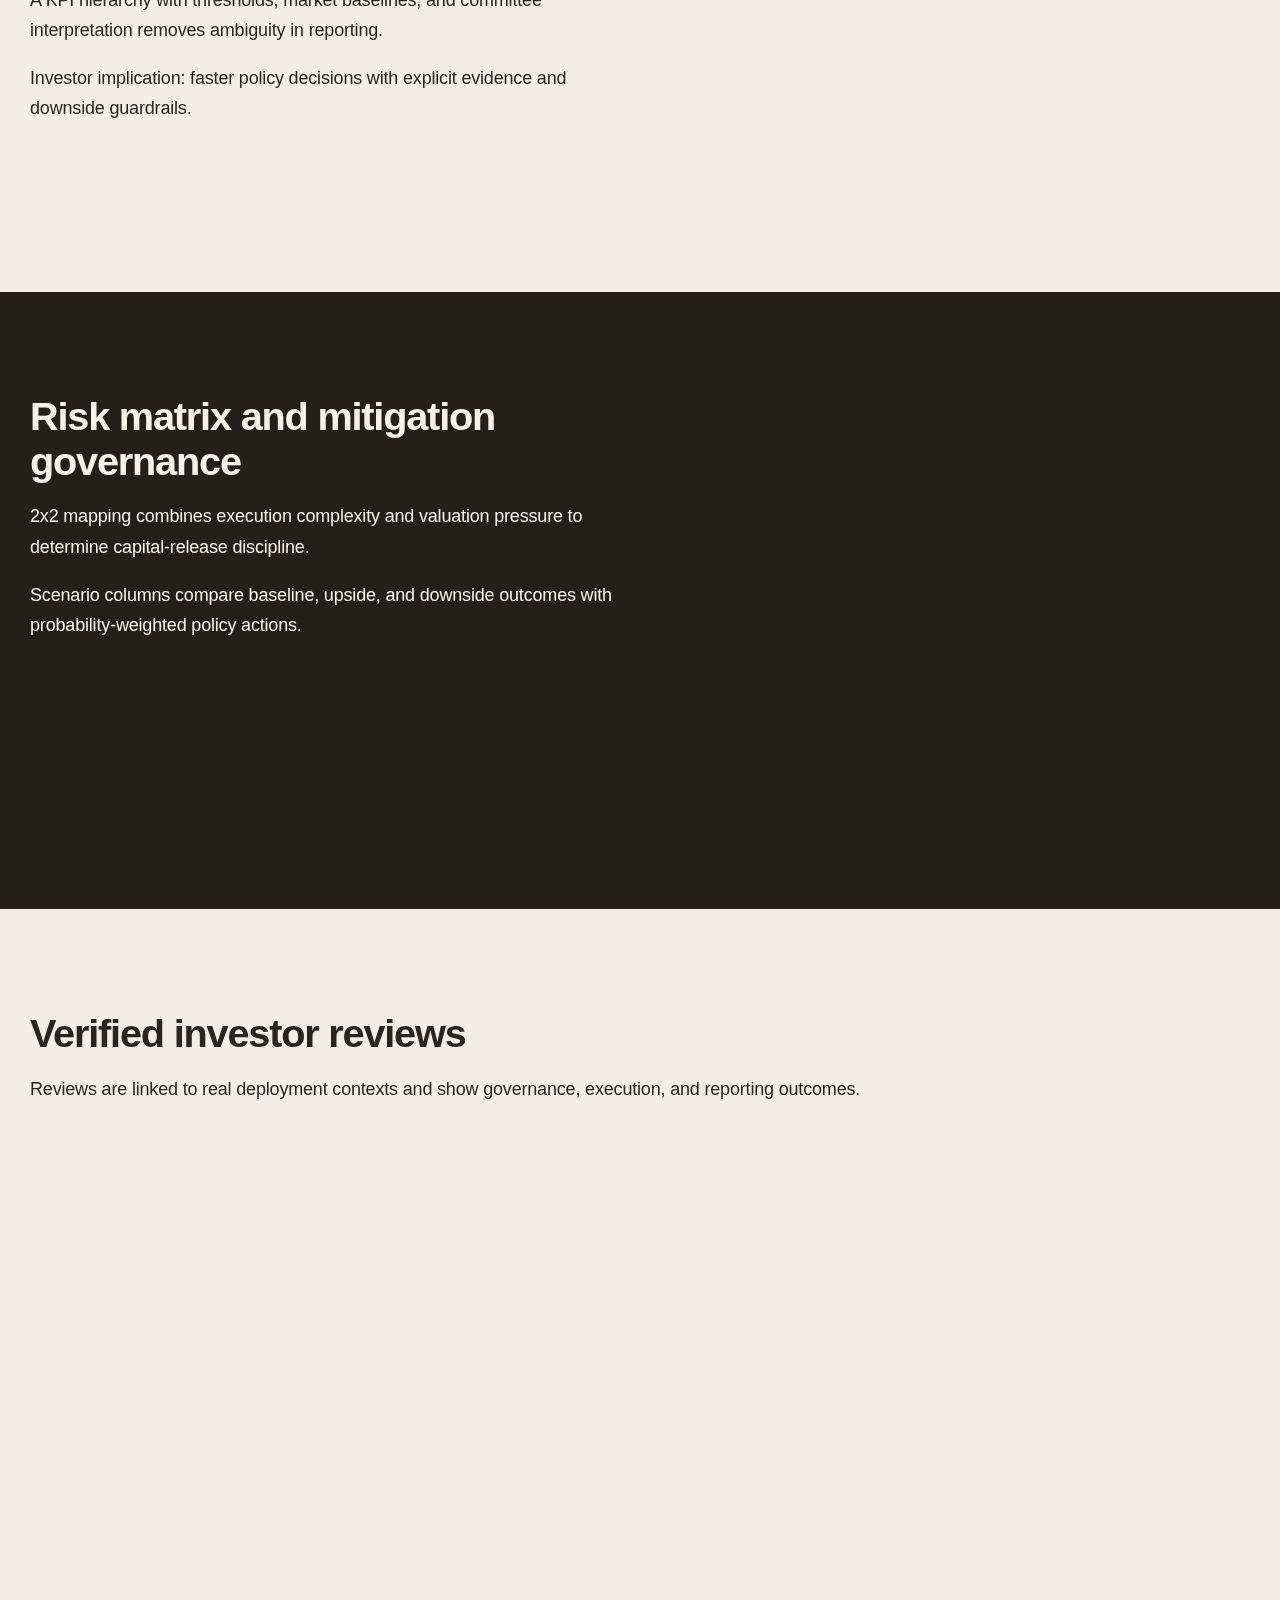
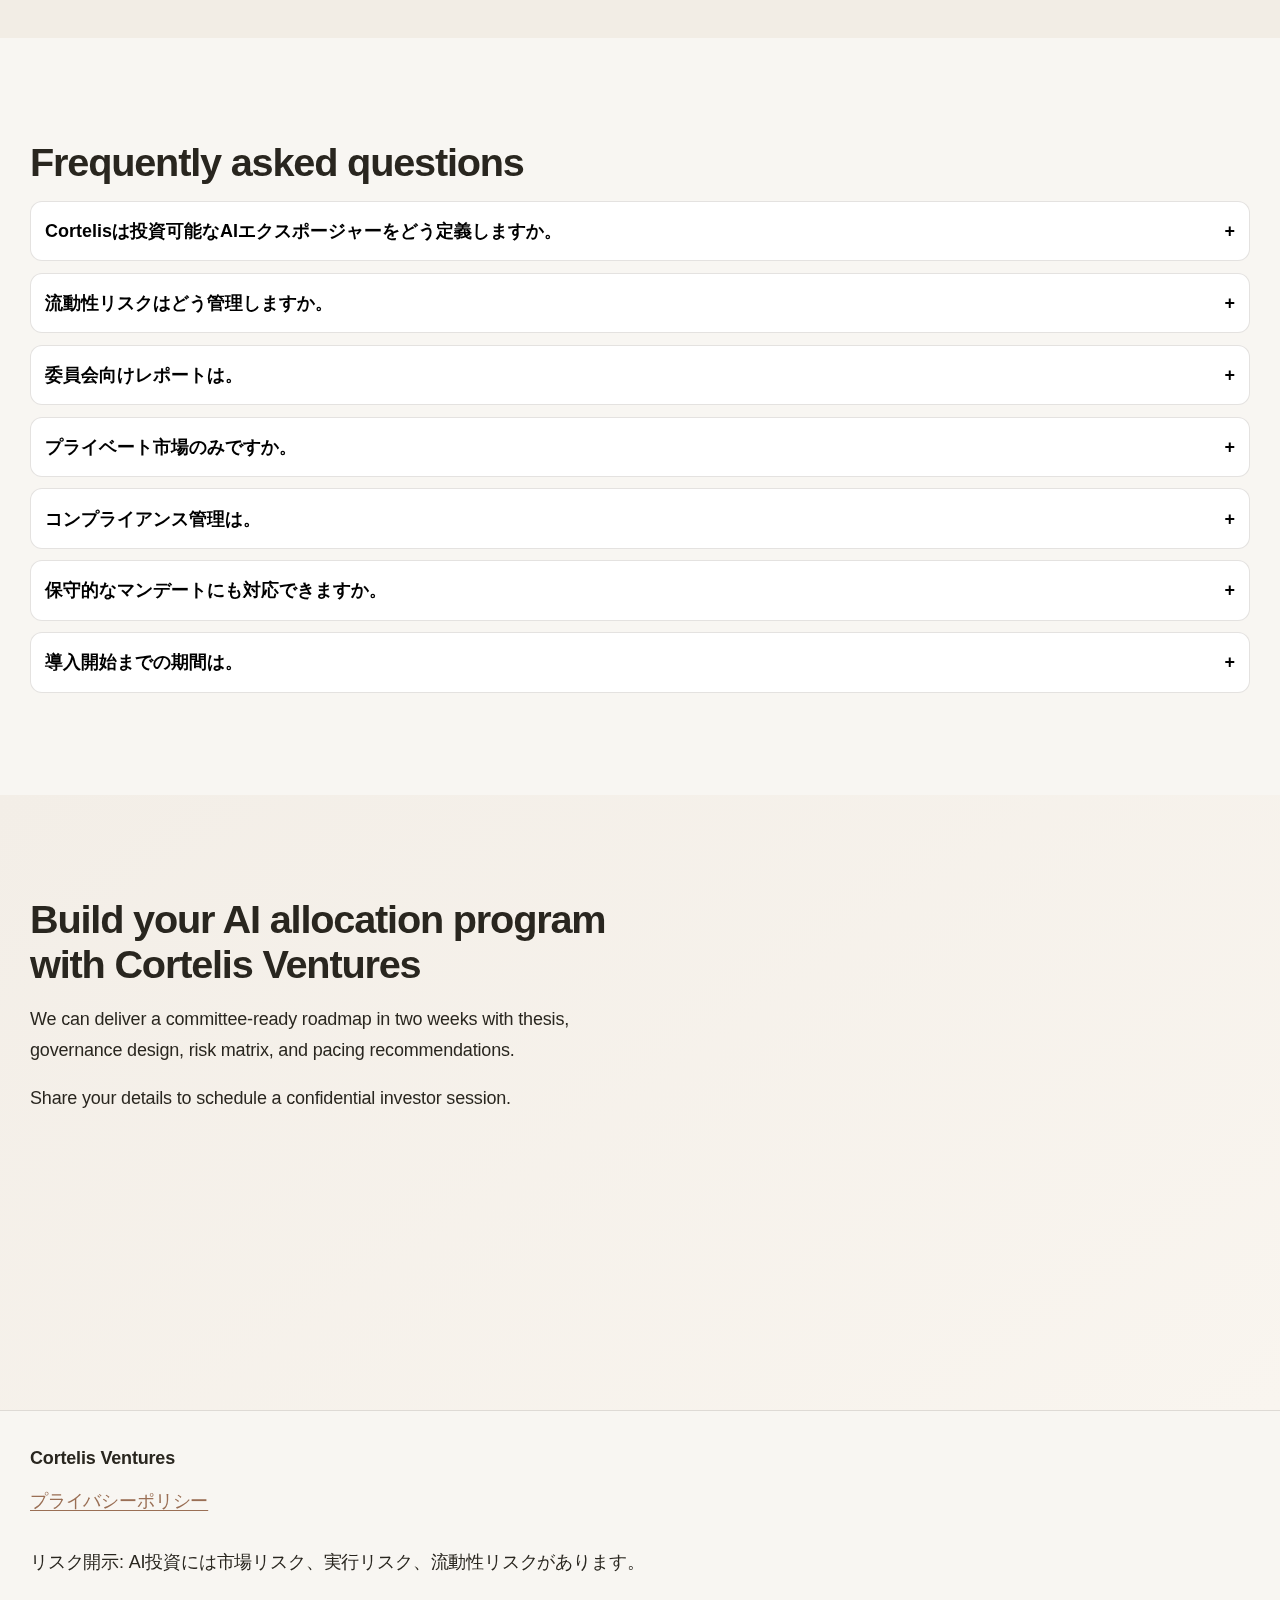
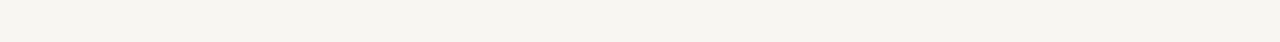
<file: jp/index.html>
<!doctype html>
<html lang="ja">
<head>
<meta charset="utf-8" />
<meta name="viewport" content="width=device-width, initial-scale=1" />
<title>Cortelis Ventures | 機関投資家向けAI投資</title>
<meta name="description" content="Cortelis Venturesは、ガバナンスとリスク管理を備えた機関投資家向け人工知能投資戦略を提供します。" />
<link rel="canonical" href="https://www.cortelisventures.com/jp/index.html" />
<link rel="alternate" hreflang="en" href="https://www.cortelisventures.com/index.html" />
<link rel="alternate" hreflang="de" href="https://www.cortelisventures.com/de/index.html" />
<link rel="alternate" hreflang="fr" href="https://www.cortelisventures.com/fr/index.html" />
<link rel="alternate" hreflang="es" href="https://www.cortelisventures.com/es/index.html" />
<link rel="alternate" hreflang="it" href="https://www.cortelisventures.com/it/index.html" />
<link rel="alternate" hreflang="tr" href="https://www.cortelisventures.com/tr/index.html" />
<link rel="alternate" hreflang="pt" href="https://www.cortelisventures.com/pt/index.html" />
<link rel="alternate" hreflang="jp" href="https://www.cortelisventures.com/jp/index.html" />
<link rel="alternate" hreflang="sk" href="https://www.cortelisventures.com/sk/index.html" />
<link rel="alternate" hreflang="be" href="https://www.cortelisventures.com/be/index.html" />
<link rel="alternate" hreflang="x-default" href="https://www.cortelisventures.com/index.html" />
<meta property="og:type" content="website" />
<meta property="og:title" content="Cortelis Ventures | 機関投資家向けAI投資" />
<meta property="og:description" content="Cortelis Venturesは、ガバナンスとリスク管理を備えた機関投資家向け人工知能投資戦略を提供します。" />
<meta property="og:url" content="https://www.cortelisventures.com/jp/index.html" />
<meta property="og:image" content="https://www.cortelisventures.com/assets/img/og-cover.jpg" />
<meta name="twitter:card" content="summary_large_image" />
<meta name="twitter:title" content="Cortelis Ventures | 機関投資家向けAI投資" />
<meta name="twitter:description" content="Cortelis Venturesは、ガバナンスとリスク管理を備えた機関投資家向け人工知能投資戦略を提供します。" />
<meta name="twitter:image" content="https://www.cortelisventures.com/assets/img/og-cover.jpg" />
<link rel="stylesheet" href="../assets/style.css" />
<script type="application/ld+json">{"@context":"https://schema.org","@graph":[{"@type":"Organization","name":"Cortelis Ventures","url":"https://www.cortelisventures.com"},{"@type":"WebSite","name":"Cortelis Ventures","url":"https://www.cortelisventures.com/jp/"},{"@type":"FAQPage","mainEntity":[{"@type":"Question","name":"Cortelisは投資可能なAIエクスポージャーをどう定義しますか。","acceptedAnswer":{"@type":"Answer","text":"売上への定量効果、透明なガバナンス、現実的な流動性経路を満たす資産です。"}}]},{"@type":"Review","itemReviewed":{"@type":"Organization","name":"Cortelis Ventures"},"author":{"@type":"Person","name":"Anna Meyer"},"reviewBody":"Die Methodik machte unsere Allokation deutlich belastbarer."}]}</script>
<script defer src="../assets/app.js">
</script>
</head>
<body>
<div class="site-bg">
<div class="glow glow-one">
</div>
<div class="glow glow-two">
</div>
<div class="glow glow-three">
</div>
<div class="mesh">
</div>
</div>
<a class="skip-link" href="#main">本文へ移動</a>
<header class="site-header">
<div class="container header-inner">
<a class="brand" href="../index.html">Cortelis Ventures<span>AI Investments</span>
</a>
<nav class="main-nav" aria-label="Primary">
<ul>
<li>
<a href="#why">投資仮説</a>
</li>
<li>
<a href="#model">モデル</a>
</li>
<li>
<a href="#process">プロセス</a>
</li>
<li>
<a href="#metrics">指標</a>
</li>
<li>
<a href="#risk">リスク</a>
</li>
<li>
<a href="#faq">FAQ</a>
</li>
</ul>
</nav>
<div class="header-right">
<div class="lang-switcher">
<button class="lang-toggle" aria-expanded="false">日本語</button>
<ul class="lang-menu">
<li>
<a href="../index.html">
<span class="flag-svg">
<svg viewBox="0 0 60 40" xmlns="http://www.w3.org/2000/svg">
<rect width="60" height="40" fill="#012169"/>
<path d="M0 0l60 40M60 0L0 40" stroke="#fff" stroke-width="8"/>
<path d="M0 0l60 40M60 0L0 40" stroke="#C8102E" stroke-width="4"/>
<path d="M30 0v40M0 20h60" stroke="#fff" stroke-width="12"/>
<path d="M30 0v40M0 20h60" stroke="#C8102E" stroke-width="7"/>
</svg>
</span>English</a>
</li>
<li>
<a href="../de/index.html">
<span class="flag-svg">
<svg viewBox="0 0 3 2" xmlns="http://www.w3.org/2000/svg">
<rect width="3" height="2" fill="#ffce00"/>
<rect width="3" height="1.333" fill="#dd0000"/>
<rect width="3" height="0.666" fill="#000"/>
</svg>
</span>Deutsch</a>
</li>
<li>
<a href="../fr/index.html">
<span class="flag-svg">
<svg viewBox="0 0 3 2" xmlns="http://www.w3.org/2000/svg">
<rect width="1" height="2" fill="#0055A4"/>
<rect x="1" width="1" height="2" fill="#fff"/>
<rect x="2" width="1" height="2" fill="#EF4135"/>
</svg>
</span>Français</a>
</li>
<li>
<a href="../es/index.html">
<span class="flag-svg">
<svg viewBox="0 0 3 2" xmlns="http://www.w3.org/2000/svg">
<rect width="3" height="2" fill="#AA151B"/>
<rect y="0.5" width="3" height="1" fill="#F1BF00"/>
</svg>
</span>Español</a>
</li>
<li>
<a href="../it/index.html">
<span class="flag-svg">
<svg viewBox="0 0 3 2" xmlns="http://www.w3.org/2000/svg">
<rect width="1" height="2" fill="#009246"/>
<rect x="1" width="1" height="2" fill="#fff"/>
<rect x="2" width="1" height="2" fill="#CE2B37"/>
</svg>
</span>Italiano</a>
</li>
<li>
<a href="../tr/index.html">
<span class="flag-svg">
<svg viewBox="0 0 30 20" xmlns="http://www.w3.org/2000/svg">
<rect width="30" height="20" fill="#E30A17"/>
<circle cx="12" cy="10" r="5" fill="#fff"/>
<circle cx="13.5" cy="10" r="4" fill="#E30A17"/>
<polygon points="18,10 22,8.5 22,11.5" fill="#fff"/>
</svg>
</span>Türkçe</a>
</li>
<li>
<a href="../pt/index.html">
<span class="flag-svg">
<svg viewBox="0 0 3 2" xmlns="http://www.w3.org/2000/svg">
<rect width="3" height="2" fill="#FF0000"/>
<rect width="1.2" height="2" fill="#006600"/>
</svg>
</span>Português</a>
</li>
<li>
<a href="../jp/index.html">
<span class="flag-svg">
<svg viewBox="0 0 3 2" xmlns="http://www.w3.org/2000/svg">
<rect width="3" height="2" fill="#fff"/>
<circle cx="1.5" cy="1" r="0.48" fill="#BC002D"/>
</svg>
</span>日本語</a>
</li>
<li>
<a href="../sk/index.html">
<span class="flag-svg">
<svg viewBox="0 0 3 2" xmlns="http://www.w3.org/2000/svg">
<rect width="3" height="2" fill="#EE1C25"/>
<rect width="3" height="1.333" fill="#0B4EA2"/>
<rect width="3" height="0.666" fill="#fff"/>
</svg>
</span>Slovenčina</a>
</li>
<li>
<a href="../be/index.html">
<span class="flag-svg">
<svg viewBox="0 0 3 2" xmlns="http://www.w3.org/2000/svg">
<rect width="3" height="2" fill="#000"/>
<rect y="0.666" width="3" height="0.666" fill="#FDDA24"/>
<rect y="1.333" width="3" height="0.667" fill="#EF3340"/>
</svg>
</span>Nederlands</a>
</li>
</ul>
</div>
<button class="cta-btn">投資家ブリーフィングを依頼</button>
<button class="burger" aria-expanded="false" aria-label="メニューを開く">
<span>
</span>
</button>
</div>
</div>
</header>
<div class="drawer-overlay">
</div>
<aside class="mobile-drawer" aria-label="mobile">
<button class="drawer-close" aria-label="メニューを閉じる">×</button>
<ul class="drawer-nav">
<li>
<a href="#why">投資仮説</a>
</li>
<li>
<a href="#model">モデル</a>
</li>
<li>
<a href="#process">プロセス</a>
</li>
<li>
<a href="#metrics">指標</a>
</li>
<li>
<a href="#risk">リスク</a>
</li>
<li>
<a href="#faq">FAQ</a>
</li>
</ul>
<div class="lang-switcher">
<button class="lang-toggle" aria-expanded="false">日本語</button>
<ul class="lang-menu">
<li>
<a href="../index.html">
<span class="flag-svg">
<svg viewBox="0 0 60 40" xmlns="http://www.w3.org/2000/svg">
<rect width="60" height="40" fill="#012169"/>
<path d="M0 0l60 40M60 0L0 40" stroke="#fff" stroke-width="8"/>
<path d="M0 0l60 40M60 0L0 40" stroke="#C8102E" stroke-width="4"/>
<path d="M30 0v40M0 20h60" stroke="#fff" stroke-width="12"/>
<path d="M30 0v40M0 20h60" stroke="#C8102E" stroke-width="7"/>
</svg>
</span>English</a>
</li>
<li>
<a href="../de/index.html">
<span class="flag-svg">
<svg viewBox="0 0 3 2" xmlns="http://www.w3.org/2000/svg">
<rect width="3" height="2" fill="#ffce00"/>
<rect width="3" height="1.333" fill="#dd0000"/>
<rect width="3" height="0.666" fill="#000"/>
</svg>
</span>Deutsch</a>
</li>
<li>
<a href="../fr/index.html">
<span class="flag-svg">
<svg viewBox="0 0 3 2" xmlns="http://www.w3.org/2000/svg">
<rect width="1" height="2" fill="#0055A4"/>
<rect x="1" width="1" height="2" fill="#fff"/>
<rect x="2" width="1" height="2" fill="#EF4135"/>
</svg>
</span>Français</a>
</li>
<li>
<a href="../es/index.html">
<span class="flag-svg">
<svg viewBox="0 0 3 2" xmlns="http://www.w3.org/2000/svg">
<rect width="3" height="2" fill="#AA151B"/>
<rect y="0.5" width="3" height="1" fill="#F1BF00"/>
</svg>
</span>Español</a>
</li>
<li>
<a href="../it/index.html">
<span class="flag-svg">
<svg viewBox="0 0 3 2" xmlns="http://www.w3.org/2000/svg">
<rect width="1" height="2" fill="#009246"/>
<rect x="1" width="1" height="2" fill="#fff"/>
<rect x="2" width="1" height="2" fill="#CE2B37"/>
</svg>
</span>Italiano</a>
</li>
<li>
<a href="../tr/index.html">
<span class="flag-svg">
<svg viewBox="0 0 30 20" xmlns="http://www.w3.org/2000/svg">
<rect width="30" height="20" fill="#E30A17"/>
<circle cx="12" cy="10" r="5" fill="#fff"/>
<circle cx="13.5" cy="10" r="4" fill="#E30A17"/>
<polygon points="18,10 22,8.5 22,11.5" fill="#fff"/>
</svg>
</span>Türkçe</a>
</li>
<li>
<a href="../pt/index.html">
<span class="flag-svg">
<svg viewBox="0 0 3 2" xmlns="http://www.w3.org/2000/svg">
<rect width="3" height="2" fill="#FF0000"/>
<rect width="1.2" height="2" fill="#006600"/>
</svg>
</span>Português</a>
</li>
<li>
<a href="../jp/index.html">
<span class="flag-svg">
<svg viewBox="0 0 3 2" xmlns="http://www.w3.org/2000/svg">
<rect width="3" height="2" fill="#fff"/>
<circle cx="1.5" cy="1" r="0.48" fill="#BC002D"/>
</svg>
</span>日本語</a>
</li>
<li>
<a href="../sk/index.html">
<span class="flag-svg">
<svg viewBox="0 0 3 2" xmlns="http://www.w3.org/2000/svg">
<rect width="3" height="2" fill="#EE1C25"/>
<rect width="3" height="1.333" fill="#0B4EA2"/>
<rect width="3" height="0.666" fill="#fff"/>
</svg>
</span>Slovenčina</a>
</li>
<li>
<a href="../be/index.html">
<span class="flag-svg">
<svg viewBox="0 0 3 2" xmlns="http://www.w3.org/2000/svg">
<rect width="3" height="2" fill="#000"/>
<rect y="0.666" width="3" height="0.666" fill="#FDDA24"/>
<rect y="1.333" width="3" height="0.667" fill="#EF3340"/>
</svg>
</span>Nederlands</a>
</li>
</ul>
</div>
<button class="drawer-cta">投資家ブリーフィングを依頼</button>
</aside>
<main id="main">
<section class="hero">
<div class="container hero-grid">
<div>
<span class="section-kicker">機関投資家向けAI投資</span>
<h1>機関投資家基準の人工知能投資と資本配分</h1>
<p class="lead">Cortelis Venturesは、ファミリーオフィス、基金、戦略企業向けに、人工知能投資をガバナンス重視で設計します。</p>
<p>当社の枠組みは、テーマの確信を監査可能な配分判断に変換し、流動性管理と月次レポートを提供します。</p>
</div>
<div class="hero-card reveal">
<h3>投資家ブリーフィングを依頼</h3>
<form class="lead-form">
<label class="field">氏名<input name="fullName" type="text" required />
</label>
<label class="field">業務用メール<input name="professionalEmail" type="email" required />
</label>
<label class="field">電話番号<input name="phoneNumber" type="tel" required />
</label>
<button class="submit-btn" type="submit">配分ミーティングを予約</button>
</form>
</div>
</div>
</section>
<section class="kpi-strip section-alt">
<div class="container">
<div class="kpi-grid">
<article class="kpi-item reveal">
<strong>18–24%</strong>
<div>IRR</div>
<p>Risk-adjusted target profile.</p>
</article>
<article class="kpi-item reveal">
<strong>-8.5%</strong>
<div>Downside</div>
<p>Drawdown budget ceiling.</p>
</article>
<article class="kpi-item reveal">
<strong>63%</strong>
<div>Liquidity</div>
<p>Quarterly liquidity pathways.</p>
</article>
<article class="kpi-item reveal">
<strong>Monthly</strong>
<div>Governance</div>
<p>Committee report cadence.</p>
</article>
</div>
</div>
</section>
<section id="why" class="section">
<div class="container two-col">
<div>
<h2>なぜ今AI市場は投資可能なのか</h2>
<p>人工知能投資は、物語先行の段階から、測定可能な事業レバレッジの段階へ移行しています。企業は売上、コンプライアンス、インフラ自動化にAIを組み込み、キャッシュフローの可視性を高めています。</p>
<p>当社のリサーチは、導入速度、コスト低下、契約継続率を市場ベースラインと比較します。投資家の利点は、参入規律の向上とリスク当たり資本効率の改善です。</p>
</div>
<div class="visual-card reveal">
<h3>KPI</h3>
<p>Context, baseline, interpretation, investor implication are included for every metric.</p>
<div class="metric-tree">
<div class="primary">
<strong>Primary objective</strong>
<p>Risk-adjusted return net of execution friction.</p>
</div>
<div class="secondary-grid">
<article>
<strong>Liquidity</strong>
<p>Coverage and reserves.</p>
</article>
<article>
<strong>Governance</strong>
<p>Audit-ready records.</p>
</article>
<article>
<strong>Efficiency</strong>
<p>Capital productivity.</p>
</article>
</div>
</div>
</div>
</div>
</section>
<section id="model" class="section section-split">
<div class="container two-col">
<div class="visual-card reveal">
<div class="stack-bar">
<span style="width:34%">
</span>
<span style="width:28%">
</span>
<span style="width:22%">
</span>
<span style="width:16%">
</span>
</div>
<p>Baseline comparison clarifies allocation concentration versus broad market baskets.</p>
<div class="compare-chart">
<div class="compare-row">
<span>Return</span>
<div class="bar" style="--fill:72%">
</div>
<div class="bar market" style="--fill:58%">
</div>
</div>
<div class="compare-row">
<span>Volatility</span>
<div class="bar" style="--fill:44%">
</div>
<div class="bar market" style="--fill:67%">
</div>
</div>
</div>
</div>
<div>
<h2>Allocation model and mandate fit</h2>
<p>Segmented weights define target ranges, rebalance triggers, and liquidity bands for each sleeve.</p>
<p>Investor gain is stronger diversification with clearer governance accountability and capital pacing logic.</p>
</div>
</div>
</section>
<section id="process" class="section">
<div class="container">
<h2>Execution process and quantified timeline</h2>
<p>Sourcing, technical diligence, governance review, and staged deployment are linked to measurable deliverables.</p>
<p>Every stage includes explicit outputs that can be validated by committees and risk officers.</p>
<div class="two-col">
<div class="visual-card reveal">
<div class="timeline">
<div class="timeline-step">
<strong>Week 1–2</strong>
<p>Sourcing and scoring.</p>
</div>
<div class="timeline-step">
<strong>Week 3–4</strong>
<p>Technical and legal review.</p>
</div>
<div class="timeline-step">
<strong>Week 5</strong>
<p>Committee alignment.</p>
</div>
<div class="timeline-step">
<strong>Week 6+</strong>
<p>Staged deployment.</p>
</div>
</div>
</div>
<div class="visual-card reveal">
<div class="waterfall">
<div class="step" data-label="Entry" style="--h:58%">
</div>
<div class="step" data-label="Execution" style="--h:72%">
</div>
<div class="step" data-label="Governance" style="--h:64%">
</div>
<div class="step" data-label="Liquidity" style="--h:69%">
</div>
</div>
<p>Waterfall interpretation shows what drives retained alpha after controls.</p>
</div>
</div>
</div>
</section>
<section id="metrics" class="section section-alt">
<div class="container two-col">
<div>
<h2>Performance metrics with institutional interpretation</h2>
<p>A KPI hierarchy with thresholds, market baselines, and committee interpretation removes ambiguity in reporting.</p>
<p>Investor implication: faster policy decisions with explicit evidence and downside guardrails.</p>
</div>
<div class="visual-card reveal">
<div class="rings">
<div class="ring" style="--value:78%">
<span>78%</span>
</div>
<div class="ring" style="--value:64%">
<span>64%</span>
</div>
<div class="ring" style="--value:71%">
<span>71%</span>
</div>
</div>
<p>Ring indicators summarize compliance, liquidity resilience, and execution quality.</p>
</div>
</div>
</section>
<section id="risk" class="section section-dark">
<div class="container two-col">
<div>
<h2>Risk matrix and mitigation governance</h2>
<p>2x2 mapping combines execution complexity and valuation pressure to determine capital-release discipline.</p>
<p>Scenario columns compare baseline, upside, and downside outcomes with probability-weighted policy actions.</p>
</div>
<div class="visual-card dark reveal">
<div class="matrix">
<div>
<strong>Low / Low</strong>
<p>Standard pacing.</p>
</div>
<div>
<strong>Low / High</strong>
<p>Valuation controls.</p>
</div>
<div>
<strong>High / Low</strong>
<p>Extended diligence.</p>
</div>
<div>
<strong>High / High</strong>
<p>Staged capital and covenants.</p>
</div>
</div>
<div class="scenario-grid">
<article class="scenario">
<strong>Baseline</strong>
<p>Stable conversion.</p>
</article>
<article class="scenario">
<strong>Upside</strong>
<p>Faster demand.</p>
</article>
<article class="scenario">
<strong>Downside</strong>
<p>Margin pressure.</p>
</article>
</div>
</div>
</div>
</section>
<section id="reviews" class="section section-alt">
<div class="container">
<h2>Verified investor reviews</h2>
<p>Reviews are linked to real deployment contexts and show governance, execution, and reporting outcomes.</p>
<div class="review-grid">
<article class="review-card reveal">
<div class="review-head">
<div class="avatar">AM</div>
<strong>Anna Meyer</strong>
<span class="verified">確認済み</span>
</div>
<div>Chief Investment Officer · Europa</div>
<p>Die Methodik machte unsere Allokation deutlich belastbarer.</p>
</article>
<article class="review-card reveal">
<div class="review-head">
<div class="avatar">RK</div>
<strong>Rami Kader</strong>
<span class="verified">確認済み</span>
</div>
<div>Portfolio Director · Zürich</div>
<p>Das Ausführungsscoring senkte Bewertungsrisiken und verbesserte Disziplin.</p>
</article>
<article class="review-card reveal">
<div class="review-head">
<div class="avatar">SL</div>
<strong>Sara Leone</strong>
<span class="verified">確認済み</span>
</div>
<div>Head of Strategic Capital · Milano</div>
<p>Empfehlungen kamen mit klaren Benchmarks und Mitigationen.</p>
</article>
<article class="review-card reveal">
<div class="review-head">
<div class="avatar">JT</div>
<strong>Jonas Thijs</strong>
<span class="verified">確認済み</span>
</div>
<div>Principal · Bruxelles</div>
<p>Das Reporting ist präzise, nachvollziehbar und investitionsrelevant.</p>
</article>
</div>
</div>
</section>
<section id="faq" class="section">
<div class="container">
<h2>Frequently asked questions</h2>
<div class="faq-wrap">
<article class="faq-item">
<button class="faq-question" aria-expanded="false">Cortelisは投資可能なAIエクスポージャーをどう定義しますか。<span>+</span>
</button>
<div class="faq-answer">
<p>売上への定量効果、透明なガバナンス、現実的な流動性経路を満たす資産です。</p>
</div>
</article>
<article class="faq-item">
<button class="faq-question" aria-expanded="false">流動性リスクはどう管理しますか。<span>+</span>
</button>
<div class="faq-answer">
<p>スリーブ別の流動性レンジ、現金バッファ、四半期ストレステストを実施します。</p>
</div>
</article>
<article class="faq-item">
<button class="faq-question" aria-expanded="false">委員会向けレポートは。<span>+</span>
</button>
<div class="faq-answer">
<p>月次でアトリビューション、リスク乖離、ベンチマーク比較、推奨アクションを提供します。</p>
</div>
</article>
<article class="faq-item">
<button class="faq-question" aria-expanded="false">プライベート市場のみですか。<span>+</span>
</button>
<div class="faq-answer">
<p>いいえ。プライベート・パブリック・セカンダリーを組み合わせます。</p>
</div>
</article>
<article class="faq-item">
<button class="faq-question" aria-expanded="false">コンプライアンス管理は。<span>+</span>
</button>
<div class="faq-answer">
<p>法務とデータ統制のチェックポイントを全工程に組み込みます。</p>
</div>
</article>
<article class="faq-item">
<button class="faq-question" aria-expanded="false">保守的なマンデートにも対応できますか。<span>+</span>
</button>
<div class="faq-answer">
<p>はい。ドローダウン制約を厳格化し、流動性の高い配分を増やせます。</p>
</div>
</article>
<article class="faq-item">
<button class="faq-question" aria-expanded="false">導入開始までの期間は。<span>+</span>
</button>
<div class="faq-answer">
<p>通常5営業日以内に開始可能です。</p>
</div>
</article>
</div>
</div>
</section>
<section class="final-cta">
<div class="container two-col">
<div>
<h2>Build your AI allocation program with Cortelis Ventures</h2>
<p>We can deliver a committee-ready roadmap in two weeks with thesis, governance design, risk matrix, and pacing recommendations.</p>
<p>Share your details to schedule a confidential investor session.</p>
</div>
<div class="hero-card reveal">
<form class="lead-form">
<label class="field">氏名<input name="fullName" type="text" required />
</label>
<label class="field">業務用メール<input name="professionalEmail" type="email" required />
</label>
<label class="field">電話番号<input name="phoneNumber" type="tel" required />
</label>
<button class="final-cta-btn" type="submit">配分ミーティングを予約</button>
</form>
</div>
</div>
</section>
</main>
<footer class="site-footer">
<div class="container footer-inner">
<strong>Cortelis Ventures</strong>
<a href="#" data-open-privacy class="privacy-link">プライバシーポリシー</a>
<p>リスク開示: AI投資には市場リスク、実行リスク、流動性リスクがあります。</p>
</div>
</footer>
<div class="modal-overlay">
</div>
<div class="modal" role="dialog" aria-modal="true" aria-label="プライバシーダイアログ">
<div class="modal-header">
<button class="modal-close-icon" aria-label="閉じる">×</button>
<h2>プライバシーポリシー</h2>
</div>
<div class="modal-content">
<section>
<h3>Introduction</h3>
<p>Cortelis Ventures processes personal and professional data to provide institutional investment communications.</p>
</section>
<section>
<h3>Data collection</h3>
<p>We collect full name, professional email, phone number, and interaction metadata.</p>
</section>
<section>
<h3>Legal basis</h3>
<p>Processing relies on legitimate interest, contractual preparation, and legal obligations.</p>
</section>
<section>
<h3>Cookies</h3>
<p>We use essential and analytics cookies to improve experience.</p>
</section>
<section>
<h3>Retention</h3>
<p>Data is retained only as long as necessary for service, compliance, and security.</p>
</section>
<section>
<h3>Third-party sharing</h3>
<p>Limited sharing occurs with regulated providers under contractual safeguards.</p>
</section>
<section>
<h3>Security</h3>
<p>Controls include encryption, access management, monitoring, and incident response.</p>
</section>
<section>
<h3>User rights</h3>
<p>Users may request access, correction, deletion, portability, and objection handling.</p>
</section>
<section>
<h3>International transfers</h3>
<p>Cross-border transfers use contractual protections.</p>
</section>
<section>
<h3>Industry risk disclosure</h3>
<p>Financial markets involve potential capital loss, valuation volatility, and liquidity constraints.</p>
</section>
<section>
<h3>Contact</h3>
<p>For privacy requests contact privacy@cortelisventures.com.</p>
</section>
</div>
<div class="modal-footer">
<button class="modal-close-btn">閉じる</button>
</div>
</div>
</body>
</html>
</file>
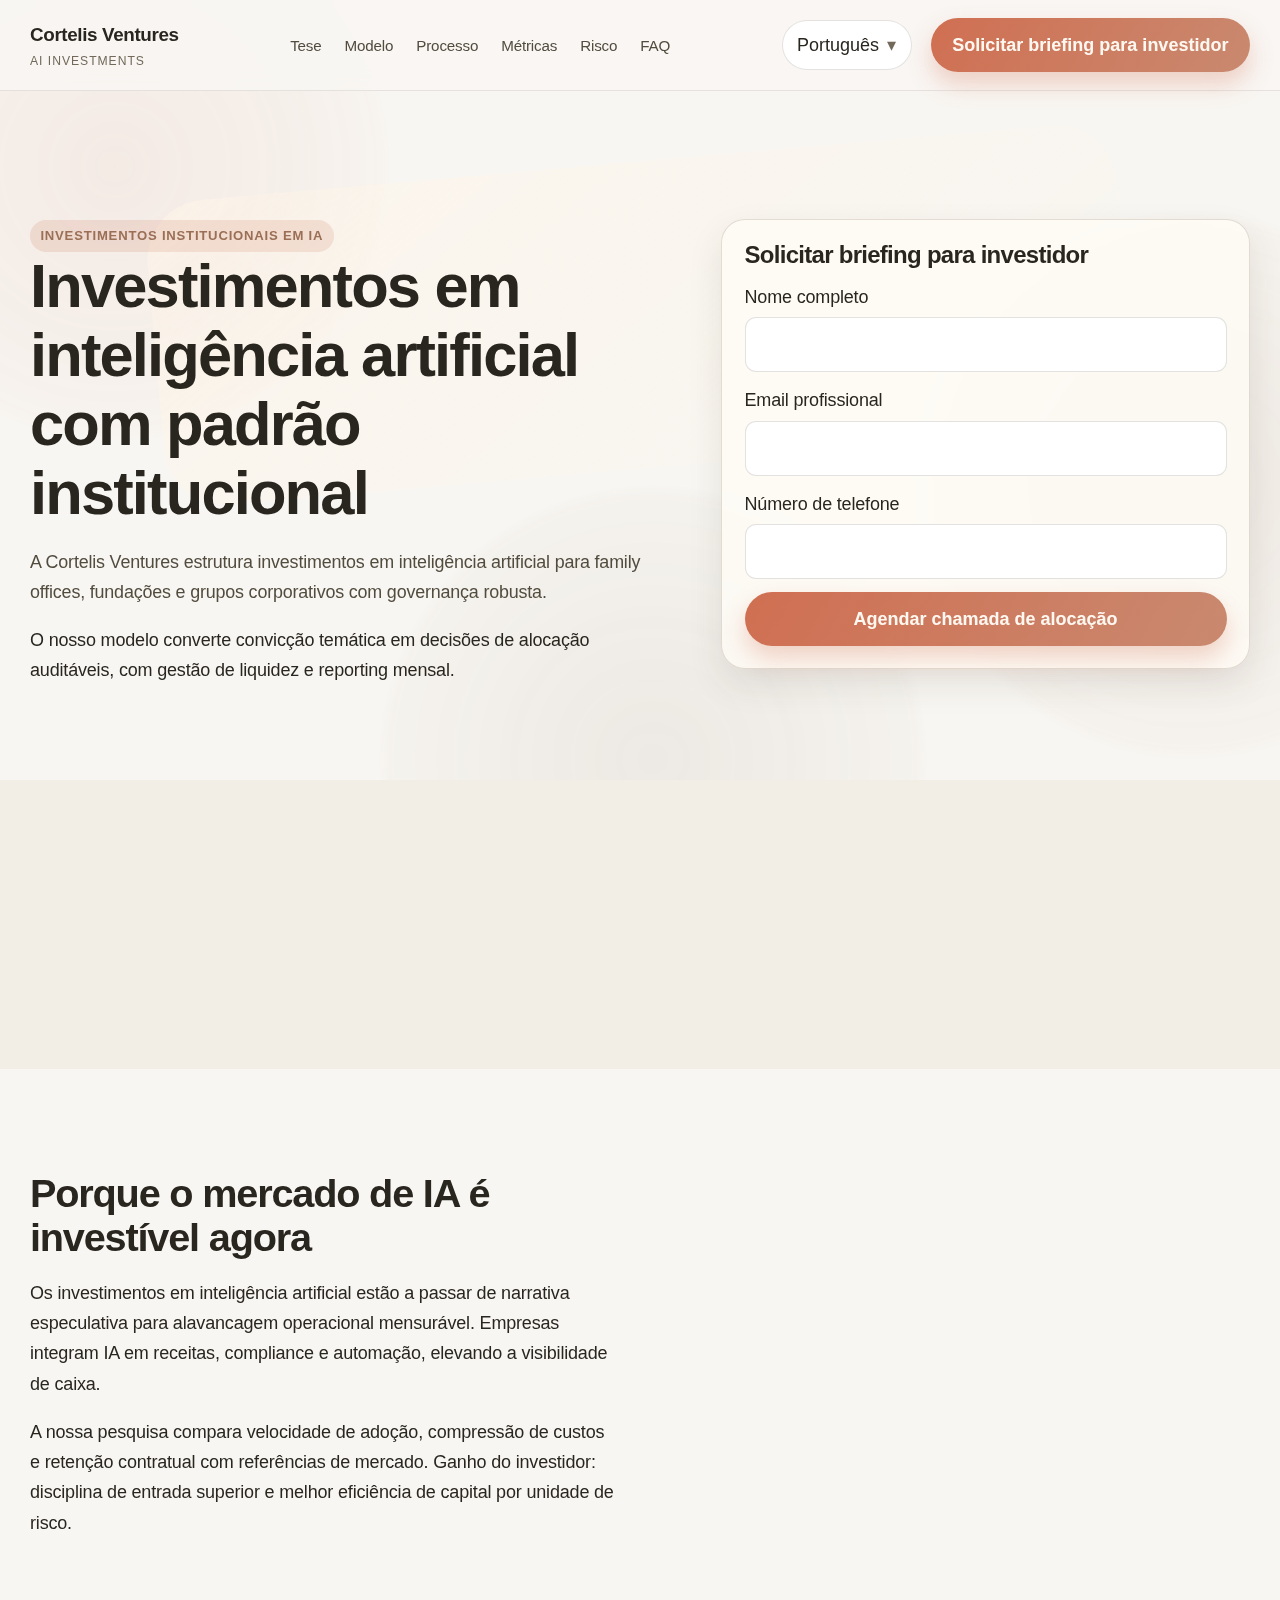
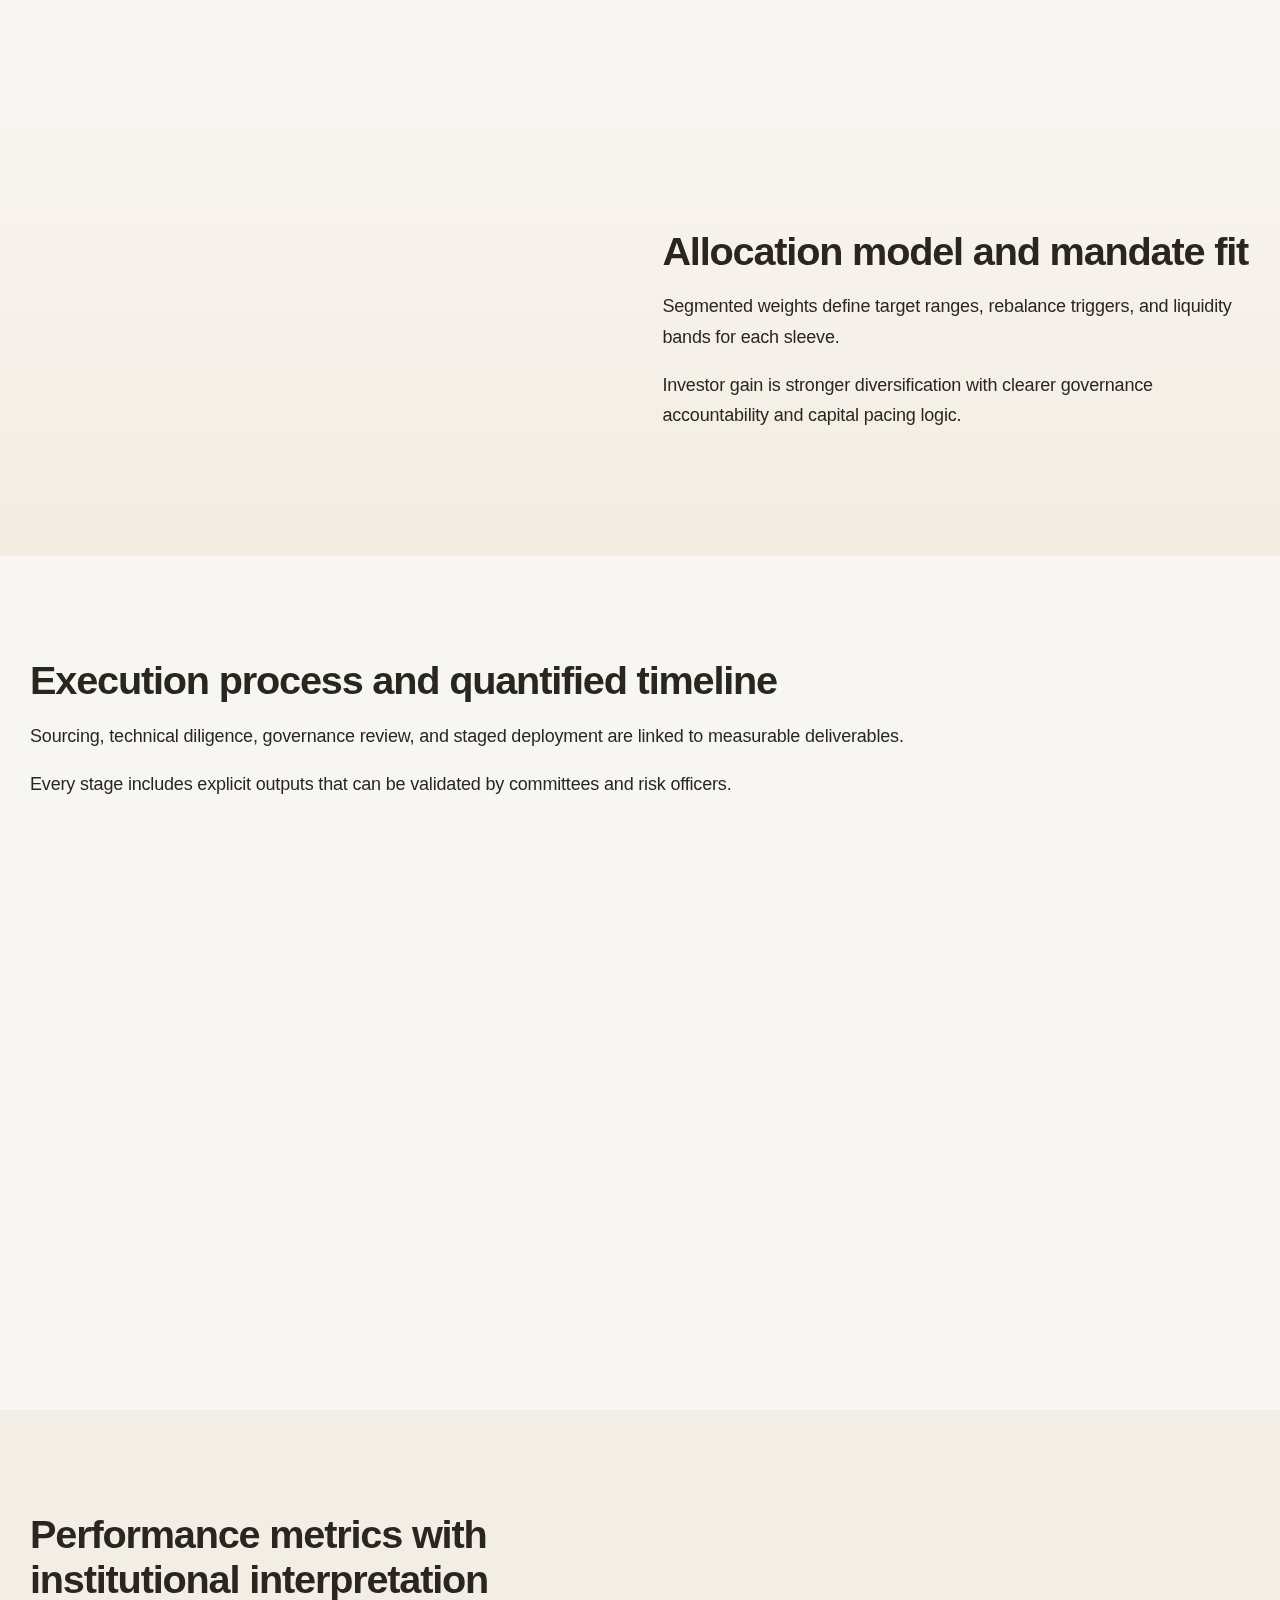
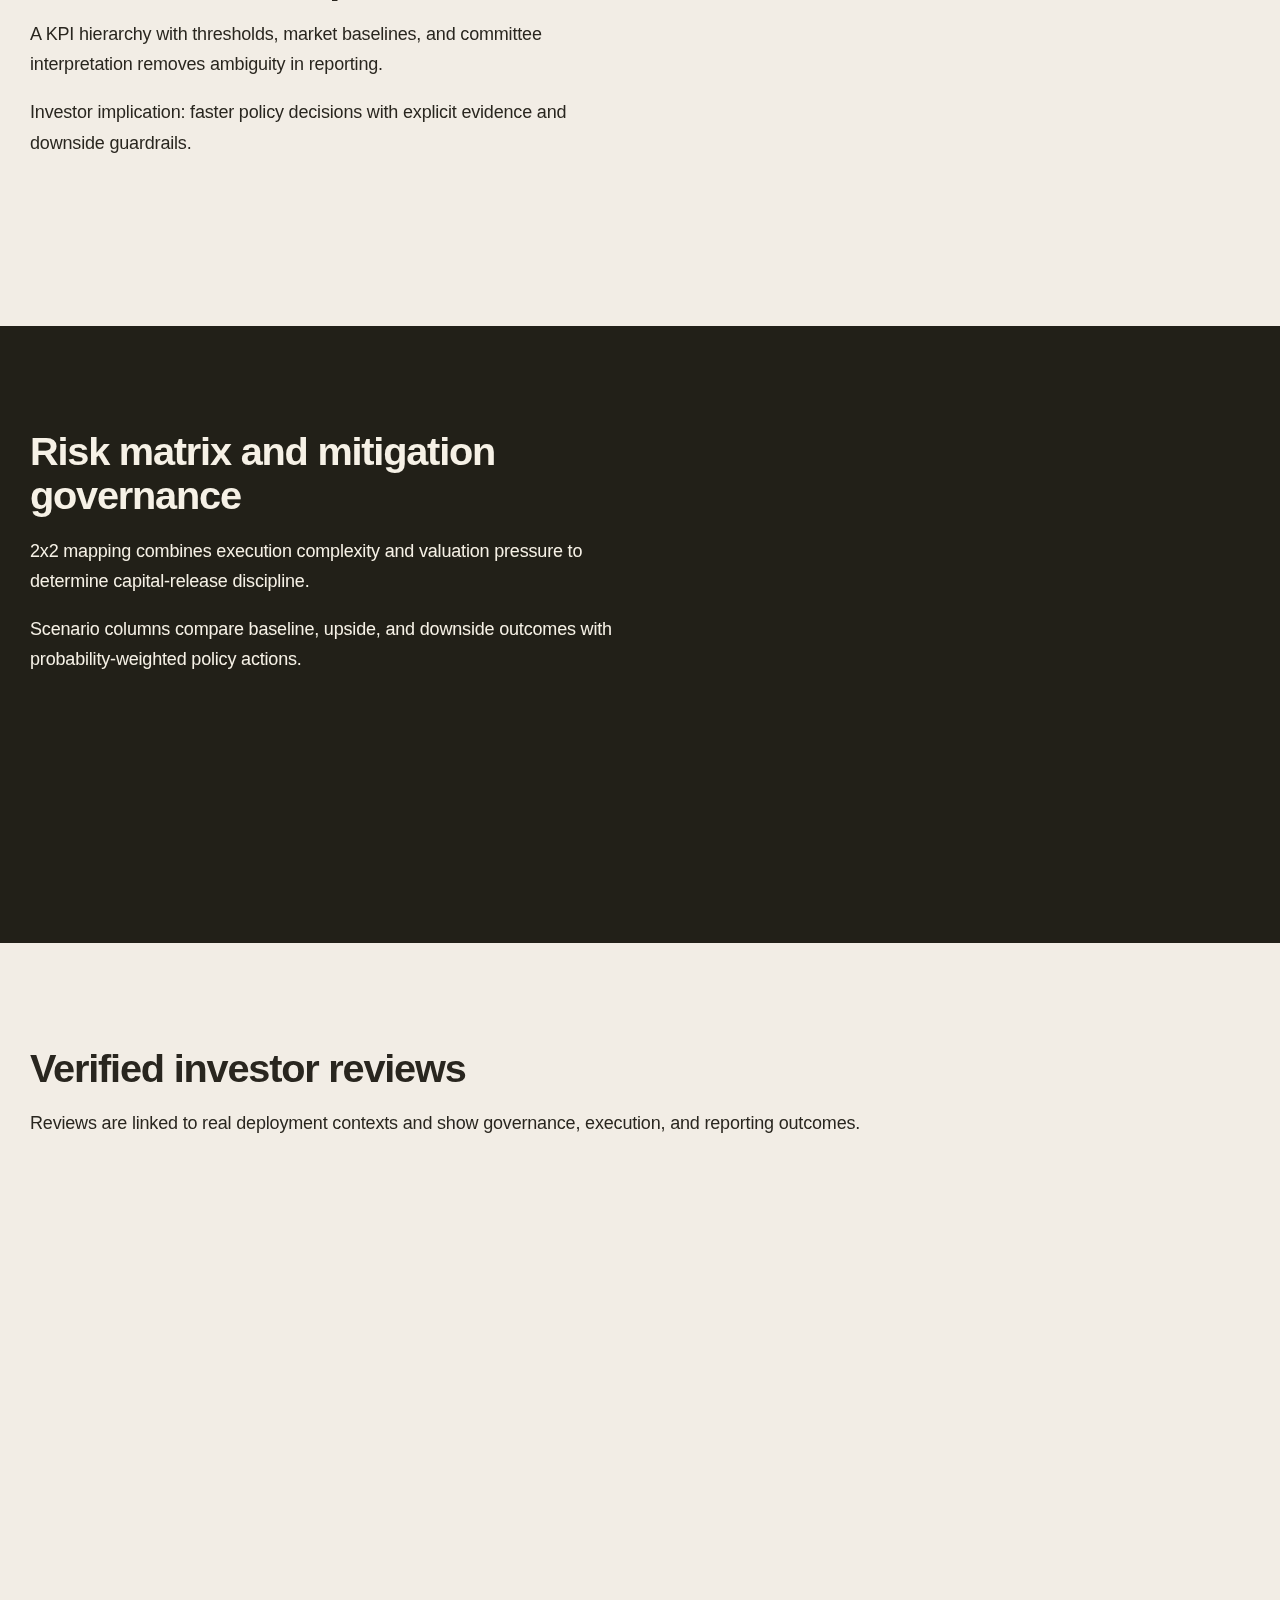
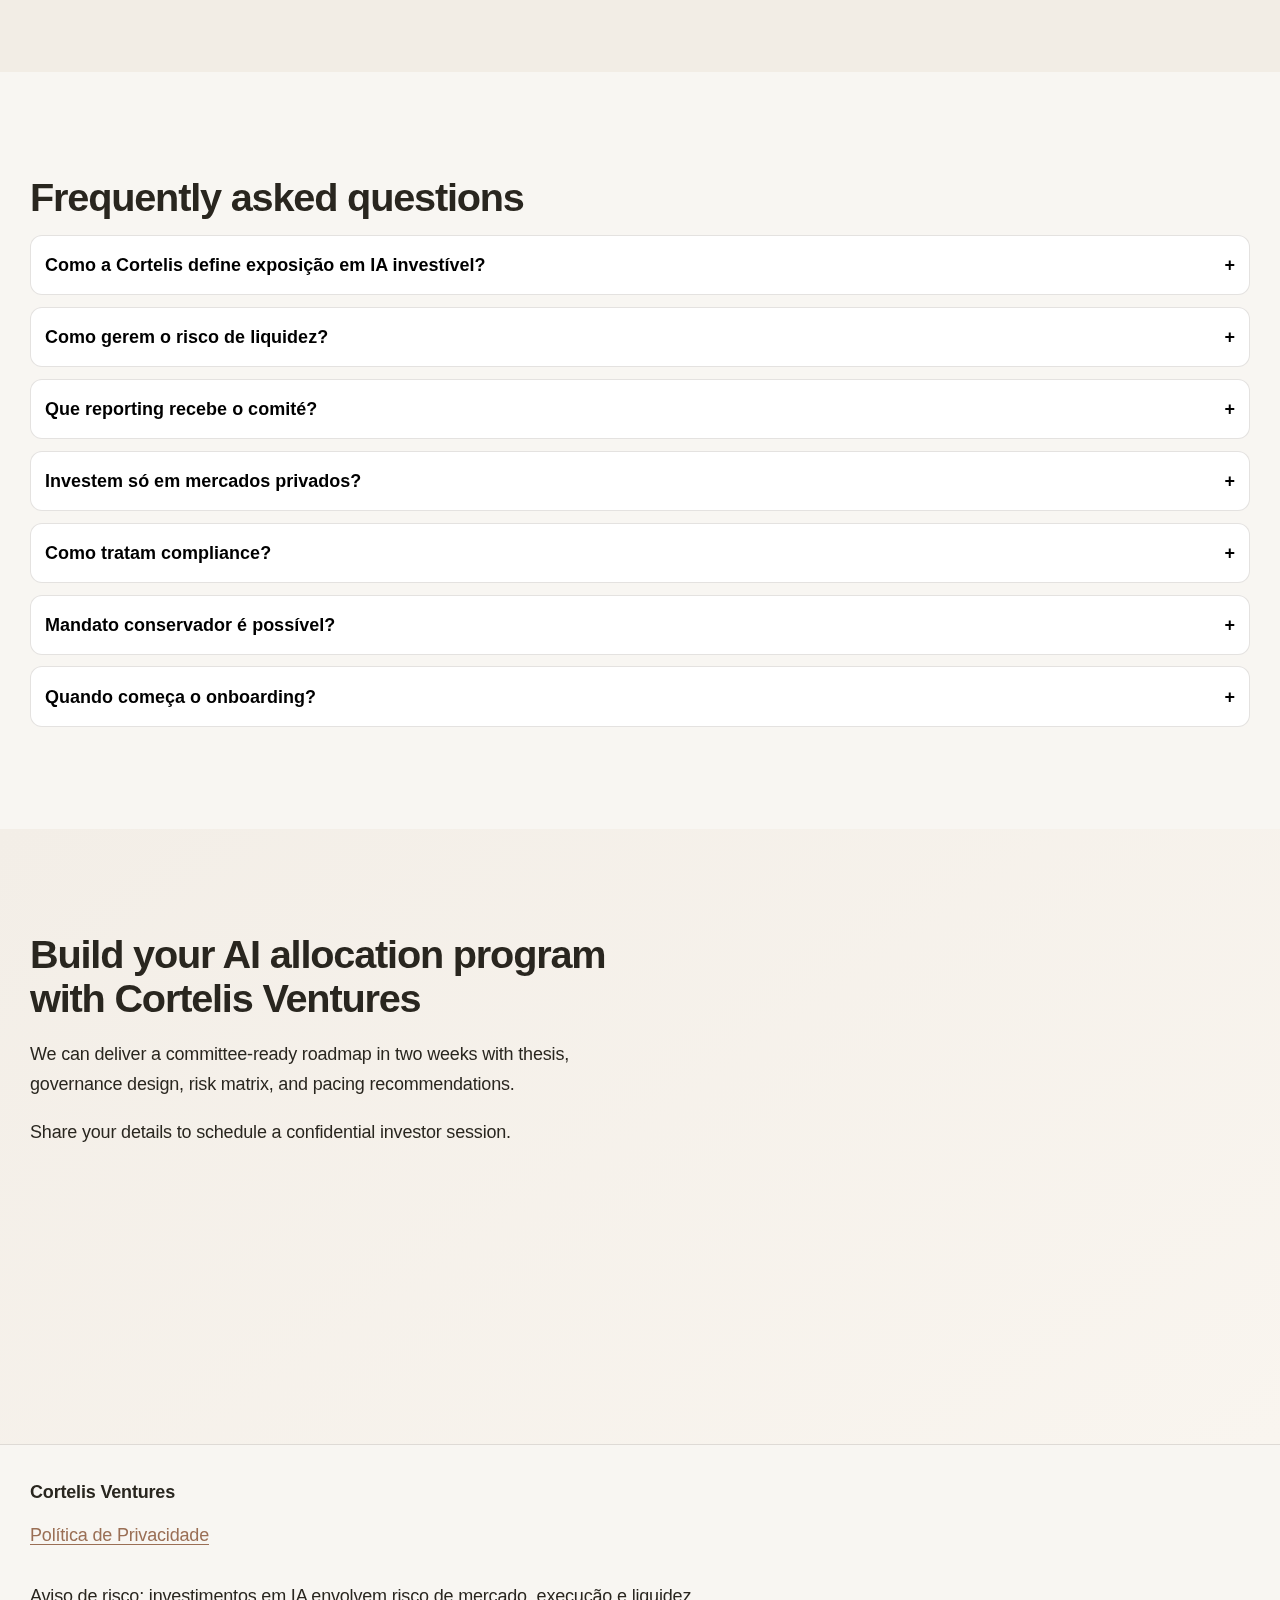
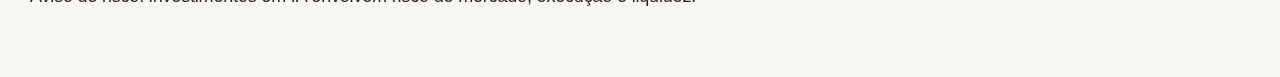
<file: pt/index.html>
<!doctype html>
<html lang="pt">
<head>
<meta charset="utf-8" />
<meta name="viewport" content="width=device-width, initial-scale=1" />
<title>Cortelis Ventures | Investimentos em IA institucionais</title>
<meta name="description" content="A Cortelis Ventures entrega estratégia institucional de investimentos em inteligência artificial com governança e gestão de risco." />
<link rel="canonical" href="https://www.cortelisventures.com/pt/index.html" />
<link rel="alternate" hreflang="en" href="https://www.cortelisventures.com/index.html" />
<link rel="alternate" hreflang="de" href="https://www.cortelisventures.com/de/index.html" />
<link rel="alternate" hreflang="fr" href="https://www.cortelisventures.com/fr/index.html" />
<link rel="alternate" hreflang="es" href="https://www.cortelisventures.com/es/index.html" />
<link rel="alternate" hreflang="it" href="https://www.cortelisventures.com/it/index.html" />
<link rel="alternate" hreflang="tr" href="https://www.cortelisventures.com/tr/index.html" />
<link rel="alternate" hreflang="pt" href="https://www.cortelisventures.com/pt/index.html" />
<link rel="alternate" hreflang="jp" href="https://www.cortelisventures.com/jp/index.html" />
<link rel="alternate" hreflang="sk" href="https://www.cortelisventures.com/sk/index.html" />
<link rel="alternate" hreflang="be" href="https://www.cortelisventures.com/be/index.html" />
<link rel="alternate" hreflang="x-default" href="https://www.cortelisventures.com/index.html" />
<meta property="og:type" content="website" />
<meta property="og:title" content="Cortelis Ventures | Investimentos em IA institucionais" />
<meta property="og:description" content="A Cortelis Ventures entrega estratégia institucional de investimentos em inteligência artificial com governança e gestão de risco." />
<meta property="og:url" content="https://www.cortelisventures.com/pt/index.html" />
<meta property="og:image" content="https://www.cortelisventures.com/assets/img/og-cover.jpg" />
<meta name="twitter:card" content="summary_large_image" />
<meta name="twitter:title" content="Cortelis Ventures | Investimentos em IA institucionais" />
<meta name="twitter:description" content="A Cortelis Ventures entrega estratégia institucional de investimentos em inteligência artificial com governança e gestão de risco." />
<meta name="twitter:image" content="https://www.cortelisventures.com/assets/img/og-cover.jpg" />
<link rel="stylesheet" href="../assets/style.css" />
<script type="application/ld+json">{"@context":"https://schema.org","@graph":[{"@type":"Organization","name":"Cortelis Ventures","url":"https://www.cortelisventures.com"},{"@type":"WebSite","name":"Cortelis Ventures","url":"https://www.cortelisventures.com/pt/"},{"@type":"FAQPage","mainEntity":[{"@type":"Question","name":"Como a Cortelis define exposição em IA investível?","acceptedAnswer":{"@type":"Answer","text":"Ativos com impacto de receita mensurável, governança transparente e liquidez credível."}}]},{"@type":"Review","itemReviewed":{"@type":"Organization","name":"Cortelis Ventures"},"author":{"@type":"Person","name":"Anna Meyer"},"reviewBody":"Die Methodik machte unsere Allokation deutlich belastbarer."}]}</script>
<script defer src="../assets/app.js">
</script>
</head>
<body>
<div class="site-bg">
<div class="glow glow-one">
</div>
<div class="glow glow-two">
</div>
<div class="glow glow-three">
</div>
<div class="mesh">
</div>
</div>
<a class="skip-link" href="#main">Saltar para o conteúdo</a>
<header class="site-header">
<div class="container header-inner">
<a class="brand" href="../index.html">Cortelis Ventures<span>AI Investments</span>
</a>
<nav class="main-nav" aria-label="Primary">
<ul>
<li>
<a href="#why">Tese</a>
</li>
<li>
<a href="#model">Modelo</a>
</li>
<li>
<a href="#process">Processo</a>
</li>
<li>
<a href="#metrics">Métricas</a>
</li>
<li>
<a href="#risk">Risco</a>
</li>
<li>
<a href="#faq">FAQ</a>
</li>
</ul>
</nav>
<div class="header-right">
<div class="lang-switcher">
<button class="lang-toggle" aria-expanded="false">Português</button>
<ul class="lang-menu">
<li>
<a href="../index.html">
<span class="flag-svg">
<svg viewBox="0 0 60 40" xmlns="http://www.w3.org/2000/svg">
<rect width="60" height="40" fill="#012169"/>
<path d="M0 0l60 40M60 0L0 40" stroke="#fff" stroke-width="8"/>
<path d="M0 0l60 40M60 0L0 40" stroke="#C8102E" stroke-width="4"/>
<path d="M30 0v40M0 20h60" stroke="#fff" stroke-width="12"/>
<path d="M30 0v40M0 20h60" stroke="#C8102E" stroke-width="7"/>
</svg>
</span>English</a>
</li>
<li>
<a href="../de/index.html">
<span class="flag-svg">
<svg viewBox="0 0 3 2" xmlns="http://www.w3.org/2000/svg">
<rect width="3" height="2" fill="#ffce00"/>
<rect width="3" height="1.333" fill="#dd0000"/>
<rect width="3" height="0.666" fill="#000"/>
</svg>
</span>Deutsch</a>
</li>
<li>
<a href="../fr/index.html">
<span class="flag-svg">
<svg viewBox="0 0 3 2" xmlns="http://www.w3.org/2000/svg">
<rect width="1" height="2" fill="#0055A4"/>
<rect x="1" width="1" height="2" fill="#fff"/>
<rect x="2" width="1" height="2" fill="#EF4135"/>
</svg>
</span>Français</a>
</li>
<li>
<a href="../es/index.html">
<span class="flag-svg">
<svg viewBox="0 0 3 2" xmlns="http://www.w3.org/2000/svg">
<rect width="3" height="2" fill="#AA151B"/>
<rect y="0.5" width="3" height="1" fill="#F1BF00"/>
</svg>
</span>Español</a>
</li>
<li>
<a href="../it/index.html">
<span class="flag-svg">
<svg viewBox="0 0 3 2" xmlns="http://www.w3.org/2000/svg">
<rect width="1" height="2" fill="#009246"/>
<rect x="1" width="1" height="2" fill="#fff"/>
<rect x="2" width="1" height="2" fill="#CE2B37"/>
</svg>
</span>Italiano</a>
</li>
<li>
<a href="../tr/index.html">
<span class="flag-svg">
<svg viewBox="0 0 30 20" xmlns="http://www.w3.org/2000/svg">
<rect width="30" height="20" fill="#E30A17"/>
<circle cx="12" cy="10" r="5" fill="#fff"/>
<circle cx="13.5" cy="10" r="4" fill="#E30A17"/>
<polygon points="18,10 22,8.5 22,11.5" fill="#fff"/>
</svg>
</span>Türkçe</a>
</li>
<li>
<a href="../pt/index.html">
<span class="flag-svg">
<svg viewBox="0 0 3 2" xmlns="http://www.w3.org/2000/svg">
<rect width="3" height="2" fill="#FF0000"/>
<rect width="1.2" height="2" fill="#006600"/>
</svg>
</span>Português</a>
</li>
<li>
<a href="../jp/index.html">
<span class="flag-svg">
<svg viewBox="0 0 3 2" xmlns="http://www.w3.org/2000/svg">
<rect width="3" height="2" fill="#fff"/>
<circle cx="1.5" cy="1" r="0.48" fill="#BC002D"/>
</svg>
</span>日本語</a>
</li>
<li>
<a href="../sk/index.html">
<span class="flag-svg">
<svg viewBox="0 0 3 2" xmlns="http://www.w3.org/2000/svg">
<rect width="3" height="2" fill="#EE1C25"/>
<rect width="3" height="1.333" fill="#0B4EA2"/>
<rect width="3" height="0.666" fill="#fff"/>
</svg>
</span>Slovenčina</a>
</li>
<li>
<a href="../be/index.html">
<span class="flag-svg">
<svg viewBox="0 0 3 2" xmlns="http://www.w3.org/2000/svg">
<rect width="3" height="2" fill="#000"/>
<rect y="0.666" width="3" height="0.666" fill="#FDDA24"/>
<rect y="1.333" width="3" height="0.667" fill="#EF3340"/>
</svg>
</span>Nederlands</a>
</li>
</ul>
</div>
<button class="cta-btn">Solicitar briefing para investidor</button>
<button class="burger" aria-expanded="false" aria-label="Abrir menu">
<span>
</span>
</button>
</div>
</div>
</header>
<div class="drawer-overlay">
</div>
<aside class="mobile-drawer" aria-label="mobile">
<button class="drawer-close" aria-label="Fechar menu">×</button>
<ul class="drawer-nav">
<li>
<a href="#why">Tese</a>
</li>
<li>
<a href="#model">Modelo</a>
</li>
<li>
<a href="#process">Processo</a>
</li>
<li>
<a href="#metrics">Métricas</a>
</li>
<li>
<a href="#risk">Risco</a>
</li>
<li>
<a href="#faq">FAQ</a>
</li>
</ul>
<div class="lang-switcher">
<button class="lang-toggle" aria-expanded="false">Português</button>
<ul class="lang-menu">
<li>
<a href="../index.html">
<span class="flag-svg">
<svg viewBox="0 0 60 40" xmlns="http://www.w3.org/2000/svg">
<rect width="60" height="40" fill="#012169"/>
<path d="M0 0l60 40M60 0L0 40" stroke="#fff" stroke-width="8"/>
<path d="M0 0l60 40M60 0L0 40" stroke="#C8102E" stroke-width="4"/>
<path d="M30 0v40M0 20h60" stroke="#fff" stroke-width="12"/>
<path d="M30 0v40M0 20h60" stroke="#C8102E" stroke-width="7"/>
</svg>
</span>English</a>
</li>
<li>
<a href="../de/index.html">
<span class="flag-svg">
<svg viewBox="0 0 3 2" xmlns="http://www.w3.org/2000/svg">
<rect width="3" height="2" fill="#ffce00"/>
<rect width="3" height="1.333" fill="#dd0000"/>
<rect width="3" height="0.666" fill="#000"/>
</svg>
</span>Deutsch</a>
</li>
<li>
<a href="../fr/index.html">
<span class="flag-svg">
<svg viewBox="0 0 3 2" xmlns="http://www.w3.org/2000/svg">
<rect width="1" height="2" fill="#0055A4"/>
<rect x="1" width="1" height="2" fill="#fff"/>
<rect x="2" width="1" height="2" fill="#EF4135"/>
</svg>
</span>Français</a>
</li>
<li>
<a href="../es/index.html">
<span class="flag-svg">
<svg viewBox="0 0 3 2" xmlns="http://www.w3.org/2000/svg">
<rect width="3" height="2" fill="#AA151B"/>
<rect y="0.5" width="3" height="1" fill="#F1BF00"/>
</svg>
</span>Español</a>
</li>
<li>
<a href="../it/index.html">
<span class="flag-svg">
<svg viewBox="0 0 3 2" xmlns="http://www.w3.org/2000/svg">
<rect width="1" height="2" fill="#009246"/>
<rect x="1" width="1" height="2" fill="#fff"/>
<rect x="2" width="1" height="2" fill="#CE2B37"/>
</svg>
</span>Italiano</a>
</li>
<li>
<a href="../tr/index.html">
<span class="flag-svg">
<svg viewBox="0 0 30 20" xmlns="http://www.w3.org/2000/svg">
<rect width="30" height="20" fill="#E30A17"/>
<circle cx="12" cy="10" r="5" fill="#fff"/>
<circle cx="13.5" cy="10" r="4" fill="#E30A17"/>
<polygon points="18,10 22,8.5 22,11.5" fill="#fff"/>
</svg>
</span>Türkçe</a>
</li>
<li>
<a href="../pt/index.html">
<span class="flag-svg">
<svg viewBox="0 0 3 2" xmlns="http://www.w3.org/2000/svg">
<rect width="3" height="2" fill="#FF0000"/>
<rect width="1.2" height="2" fill="#006600"/>
</svg>
</span>Português</a>
</li>
<li>
<a href="../jp/index.html">
<span class="flag-svg">
<svg viewBox="0 0 3 2" xmlns="http://www.w3.org/2000/svg">
<rect width="3" height="2" fill="#fff"/>
<circle cx="1.5" cy="1" r="0.48" fill="#BC002D"/>
</svg>
</span>日本語</a>
</li>
<li>
<a href="../sk/index.html">
<span class="flag-svg">
<svg viewBox="0 0 3 2" xmlns="http://www.w3.org/2000/svg">
<rect width="3" height="2" fill="#EE1C25"/>
<rect width="3" height="1.333" fill="#0B4EA2"/>
<rect width="3" height="0.666" fill="#fff"/>
</svg>
</span>Slovenčina</a>
</li>
<li>
<a href="../be/index.html">
<span class="flag-svg">
<svg viewBox="0 0 3 2" xmlns="http://www.w3.org/2000/svg">
<rect width="3" height="2" fill="#000"/>
<rect y="0.666" width="3" height="0.666" fill="#FDDA24"/>
<rect y="1.333" width="3" height="0.667" fill="#EF3340"/>
</svg>
</span>Nederlands</a>
</li>
</ul>
</div>
<button class="drawer-cta">Solicitar briefing para investidor</button>
</aside>
<main id="main">
<section class="hero">
<div class="container hero-grid">
<div>
<span class="section-kicker">Investimentos institucionais em IA</span>
<h1>Investimentos em inteligência artificial com padrão institucional</h1>
<p class="lead">A Cortelis Ventures estrutura investimentos em inteligência artificial para family offices, fundações e grupos corporativos com governança robusta.</p>
<p>O nosso modelo converte convicção temática em decisões de alocação auditáveis, com gestão de liquidez e reporting mensal.</p>
</div>
<div class="hero-card reveal">
<h3>Solicitar briefing para investidor</h3>
<form class="lead-form">
<label class="field">Nome completo<input name="fullName" type="text" required />
</label>
<label class="field">Email profissional<input name="professionalEmail" type="email" required />
</label>
<label class="field">Número de telefone<input name="phoneNumber" type="tel" required />
</label>
<button class="submit-btn" type="submit">Agendar chamada de alocação</button>
</form>
</div>
</div>
</section>
<section class="kpi-strip section-alt">
<div class="container">
<div class="kpi-grid">
<article class="kpi-item reveal">
<strong>18–24%</strong>
<div>IRR</div>
<p>Risk-adjusted target profile.</p>
</article>
<article class="kpi-item reveal">
<strong>-8.5%</strong>
<div>Downside</div>
<p>Drawdown budget ceiling.</p>
</article>
<article class="kpi-item reveal">
<strong>63%</strong>
<div>Liquidity</div>
<p>Quarterly liquidity pathways.</p>
</article>
<article class="kpi-item reveal">
<strong>Monthly</strong>
<div>Governance</div>
<p>Committee report cadence.</p>
</article>
</div>
</div>
</section>
<section id="why" class="section">
<div class="container two-col">
<div>
<h2>Porque o mercado de IA é investível agora</h2>
<p>Os investimentos em inteligência artificial estão a passar de narrativa especulativa para alavancagem operacional mensurável. Empresas integram IA em receitas, compliance e automação, elevando a visibilidade de caixa.</p>
<p>A nossa pesquisa compara velocidade de adoção, compressão de custos e retenção contratual com referências de mercado. Ganho do investidor: disciplina de entrada superior e melhor eficiência de capital por unidade de risco.</p>
</div>
<div class="visual-card reveal">
<h3>KPI</h3>
<p>Context, baseline, interpretation, investor implication are included for every metric.</p>
<div class="metric-tree">
<div class="primary">
<strong>Primary objective</strong>
<p>Risk-adjusted return net of execution friction.</p>
</div>
<div class="secondary-grid">
<article>
<strong>Liquidity</strong>
<p>Coverage and reserves.</p>
</article>
<article>
<strong>Governance</strong>
<p>Audit-ready records.</p>
</article>
<article>
<strong>Efficiency</strong>
<p>Capital productivity.</p>
</article>
</div>
</div>
</div>
</div>
</section>
<section id="model" class="section section-split">
<div class="container two-col">
<div class="visual-card reveal">
<div class="stack-bar">
<span style="width:34%">
</span>
<span style="width:28%">
</span>
<span style="width:22%">
</span>
<span style="width:16%">
</span>
</div>
<p>Baseline comparison clarifies allocation concentration versus broad market baskets.</p>
<div class="compare-chart">
<div class="compare-row">
<span>Return</span>
<div class="bar" style="--fill:72%">
</div>
<div class="bar market" style="--fill:58%">
</div>
</div>
<div class="compare-row">
<span>Volatility</span>
<div class="bar" style="--fill:44%">
</div>
<div class="bar market" style="--fill:67%">
</div>
</div>
</div>
</div>
<div>
<h2>Allocation model and mandate fit</h2>
<p>Segmented weights define target ranges, rebalance triggers, and liquidity bands for each sleeve.</p>
<p>Investor gain is stronger diversification with clearer governance accountability and capital pacing logic.</p>
</div>
</div>
</section>
<section id="process" class="section">
<div class="container">
<h2>Execution process and quantified timeline</h2>
<p>Sourcing, technical diligence, governance review, and staged deployment are linked to measurable deliverables.</p>
<p>Every stage includes explicit outputs that can be validated by committees and risk officers.</p>
<div class="two-col">
<div class="visual-card reveal">
<div class="timeline">
<div class="timeline-step">
<strong>Week 1–2</strong>
<p>Sourcing and scoring.</p>
</div>
<div class="timeline-step">
<strong>Week 3–4</strong>
<p>Technical and legal review.</p>
</div>
<div class="timeline-step">
<strong>Week 5</strong>
<p>Committee alignment.</p>
</div>
<div class="timeline-step">
<strong>Week 6+</strong>
<p>Staged deployment.</p>
</div>
</div>
</div>
<div class="visual-card reveal">
<div class="waterfall">
<div class="step" data-label="Entry" style="--h:58%">
</div>
<div class="step" data-label="Execution" style="--h:72%">
</div>
<div class="step" data-label="Governance" style="--h:64%">
</div>
<div class="step" data-label="Liquidity" style="--h:69%">
</div>
</div>
<p>Waterfall interpretation shows what drives retained alpha after controls.</p>
</div>
</div>
</div>
</section>
<section id="metrics" class="section section-alt">
<div class="container two-col">
<div>
<h2>Performance metrics with institutional interpretation</h2>
<p>A KPI hierarchy with thresholds, market baselines, and committee interpretation removes ambiguity in reporting.</p>
<p>Investor implication: faster policy decisions with explicit evidence and downside guardrails.</p>
</div>
<div class="visual-card reveal">
<div class="rings">
<div class="ring" style="--value:78%">
<span>78%</span>
</div>
<div class="ring" style="--value:64%">
<span>64%</span>
</div>
<div class="ring" style="--value:71%">
<span>71%</span>
</div>
</div>
<p>Ring indicators summarize compliance, liquidity resilience, and execution quality.</p>
</div>
</div>
</section>
<section id="risk" class="section section-dark">
<div class="container two-col">
<div>
<h2>Risk matrix and mitigation governance</h2>
<p>2x2 mapping combines execution complexity and valuation pressure to determine capital-release discipline.</p>
<p>Scenario columns compare baseline, upside, and downside outcomes with probability-weighted policy actions.</p>
</div>
<div class="visual-card dark reveal">
<div class="matrix">
<div>
<strong>Low / Low</strong>
<p>Standard pacing.</p>
</div>
<div>
<strong>Low / High</strong>
<p>Valuation controls.</p>
</div>
<div>
<strong>High / Low</strong>
<p>Extended diligence.</p>
</div>
<div>
<strong>High / High</strong>
<p>Staged capital and covenants.</p>
</div>
</div>
<div class="scenario-grid">
<article class="scenario">
<strong>Baseline</strong>
<p>Stable conversion.</p>
</article>
<article class="scenario">
<strong>Upside</strong>
<p>Faster demand.</p>
</article>
<article class="scenario">
<strong>Downside</strong>
<p>Margin pressure.</p>
</article>
</div>
</div>
</div>
</section>
<section id="reviews" class="section section-alt">
<div class="container">
<h2>Verified investor reviews</h2>
<p>Reviews are linked to real deployment contexts and show governance, execution, and reporting outcomes.</p>
<div class="review-grid">
<article class="review-card reveal">
<div class="review-head">
<div class="avatar">AM</div>
<strong>Anna Meyer</strong>
<span class="verified">VERIFICADO</span>
</div>
<div>Chief Investment Officer · Europa</div>
<p>Die Methodik machte unsere Allokation deutlich belastbarer.</p>
</article>
<article class="review-card reveal">
<div class="review-head">
<div class="avatar">RK</div>
<strong>Rami Kader</strong>
<span class="verified">VERIFICADO</span>
</div>
<div>Portfolio Director · Zürich</div>
<p>Das Ausführungsscoring senkte Bewertungsrisiken und verbesserte Disziplin.</p>
</article>
<article class="review-card reveal">
<div class="review-head">
<div class="avatar">SL</div>
<strong>Sara Leone</strong>
<span class="verified">VERIFICADO</span>
</div>
<div>Head of Strategic Capital · Milano</div>
<p>Empfehlungen kamen mit klaren Benchmarks und Mitigationen.</p>
</article>
<article class="review-card reveal">
<div class="review-head">
<div class="avatar">JT</div>
<strong>Jonas Thijs</strong>
<span class="verified">VERIFICADO</span>
</div>
<div>Principal · Bruxelles</div>
<p>Das Reporting ist präzise, nachvollziehbar und investitionsrelevant.</p>
</article>
</div>
</div>
</section>
<section id="faq" class="section">
<div class="container">
<h2>Frequently asked questions</h2>
<div class="faq-wrap">
<article class="faq-item">
<button class="faq-question" aria-expanded="false">Como a Cortelis define exposição em IA investível?<span>+</span>
</button>
<div class="faq-answer">
<p>Ativos com impacto de receita mensurável, governança transparente e liquidez credível.</p>
</div>
</article>
<article class="faq-item">
<button class="faq-question" aria-expanded="false">Como gerem o risco de liquidez?<span>+</span>
</button>
<div class="faq-answer">
<p>Bandas por sleeve, reservas de caixa e stress tests trimestrais.</p>
</div>
</article>
<article class="faq-item">
<button class="faq-question" aria-expanded="false">Que reporting recebe o comité?<span>+</span>
</button>
<div class="faq-answer">
<p>Pacote mensal com atribuição, desvio de risco e recomendações de ação.</p>
</div>
</article>
<article class="faq-item">
<button class="faq-question" aria-expanded="false">Investem só em mercados privados?<span>+</span>
</button>
<div class="faq-answer">
<p>Não, combinamos privado, público e secundário.</p>
</div>
</article>
<article class="faq-item">
<button class="faq-question" aria-expanded="false">Como tratam compliance?<span>+</span>
</button>
<div class="faq-answer">
<p>Com checkpoints legais e de dados em todo o fluxo.</p>
</div>
</article>
<article class="faq-item">
<button class="faq-question" aria-expanded="false">Mandato conservador é possível?<span>+</span>
</button>
<div class="faq-answer">
<p>Sim, com limites de drawdown mais rigorosos.</p>
</div>
</article>
<article class="faq-item">
<button class="faq-question" aria-expanded="false">Quando começa o onboarding?<span>+</span>
</button>
<div class="faq-answer">
<p>Em cerca de cinco dias úteis.</p>
</div>
</article>
</div>
</div>
</section>
<section class="final-cta">
<div class="container two-col">
<div>
<h2>Build your AI allocation program with Cortelis Ventures</h2>
<p>We can deliver a committee-ready roadmap in two weeks with thesis, governance design, risk matrix, and pacing recommendations.</p>
<p>Share your details to schedule a confidential investor session.</p>
</div>
<div class="hero-card reveal">
<form class="lead-form">
<label class="field">Nome completo<input name="fullName" type="text" required />
</label>
<label class="field">Email profissional<input name="professionalEmail" type="email" required />
</label>
<label class="field">Número de telefone<input name="phoneNumber" type="tel" required />
</label>
<button class="final-cta-btn" type="submit">Agendar chamada de alocação</button>
</form>
</div>
</div>
</section>
</main>
<footer class="site-footer">
<div class="container footer-inner">
<strong>Cortelis Ventures</strong>
<a href="#" data-open-privacy class="privacy-link">Política de Privacidade</a>
<p>Aviso de risco: investimentos em IA envolvem risco de mercado, execução e liquidez.</p>
</div>
</footer>
<div class="modal-overlay">
</div>
<div class="modal" role="dialog" aria-modal="true" aria-label="Janela de privacidade">
<div class="modal-header">
<button class="modal-close-icon" aria-label="Fechar">×</button>
<h2>Política de Privacidade</h2>
</div>
<div class="modal-content">
<section>
<h3>Introduction</h3>
<p>Cortelis Ventures processes personal and professional data to provide institutional investment communications.</p>
</section>
<section>
<h3>Data collection</h3>
<p>We collect full name, professional email, phone number, and interaction metadata.</p>
</section>
<section>
<h3>Legal basis</h3>
<p>Processing relies on legitimate interest, contractual preparation, and legal obligations.</p>
</section>
<section>
<h3>Cookies</h3>
<p>We use essential and analytics cookies to improve experience.</p>
</section>
<section>
<h3>Retention</h3>
<p>Data is retained only as long as necessary for service, compliance, and security.</p>
</section>
<section>
<h3>Third-party sharing</h3>
<p>Limited sharing occurs with regulated providers under contractual safeguards.</p>
</section>
<section>
<h3>Security</h3>
<p>Controls include encryption, access management, monitoring, and incident response.</p>
</section>
<section>
<h3>User rights</h3>
<p>Users may request access, correction, deletion, portability, and objection handling.</p>
</section>
<section>
<h3>International transfers</h3>
<p>Cross-border transfers use contractual protections.</p>
</section>
<section>
<h3>Industry risk disclosure</h3>
<p>Financial markets involve potential capital loss, valuation volatility, and liquidity constraints.</p>
</section>
<section>
<h3>Contact</h3>
<p>For privacy requests contact privacy@cortelisventures.com.</p>
</section>
</div>
<div class="modal-footer">
<button class="modal-close-btn">Fechar</button>
</div>
</div>
</body>
</html>
</file>
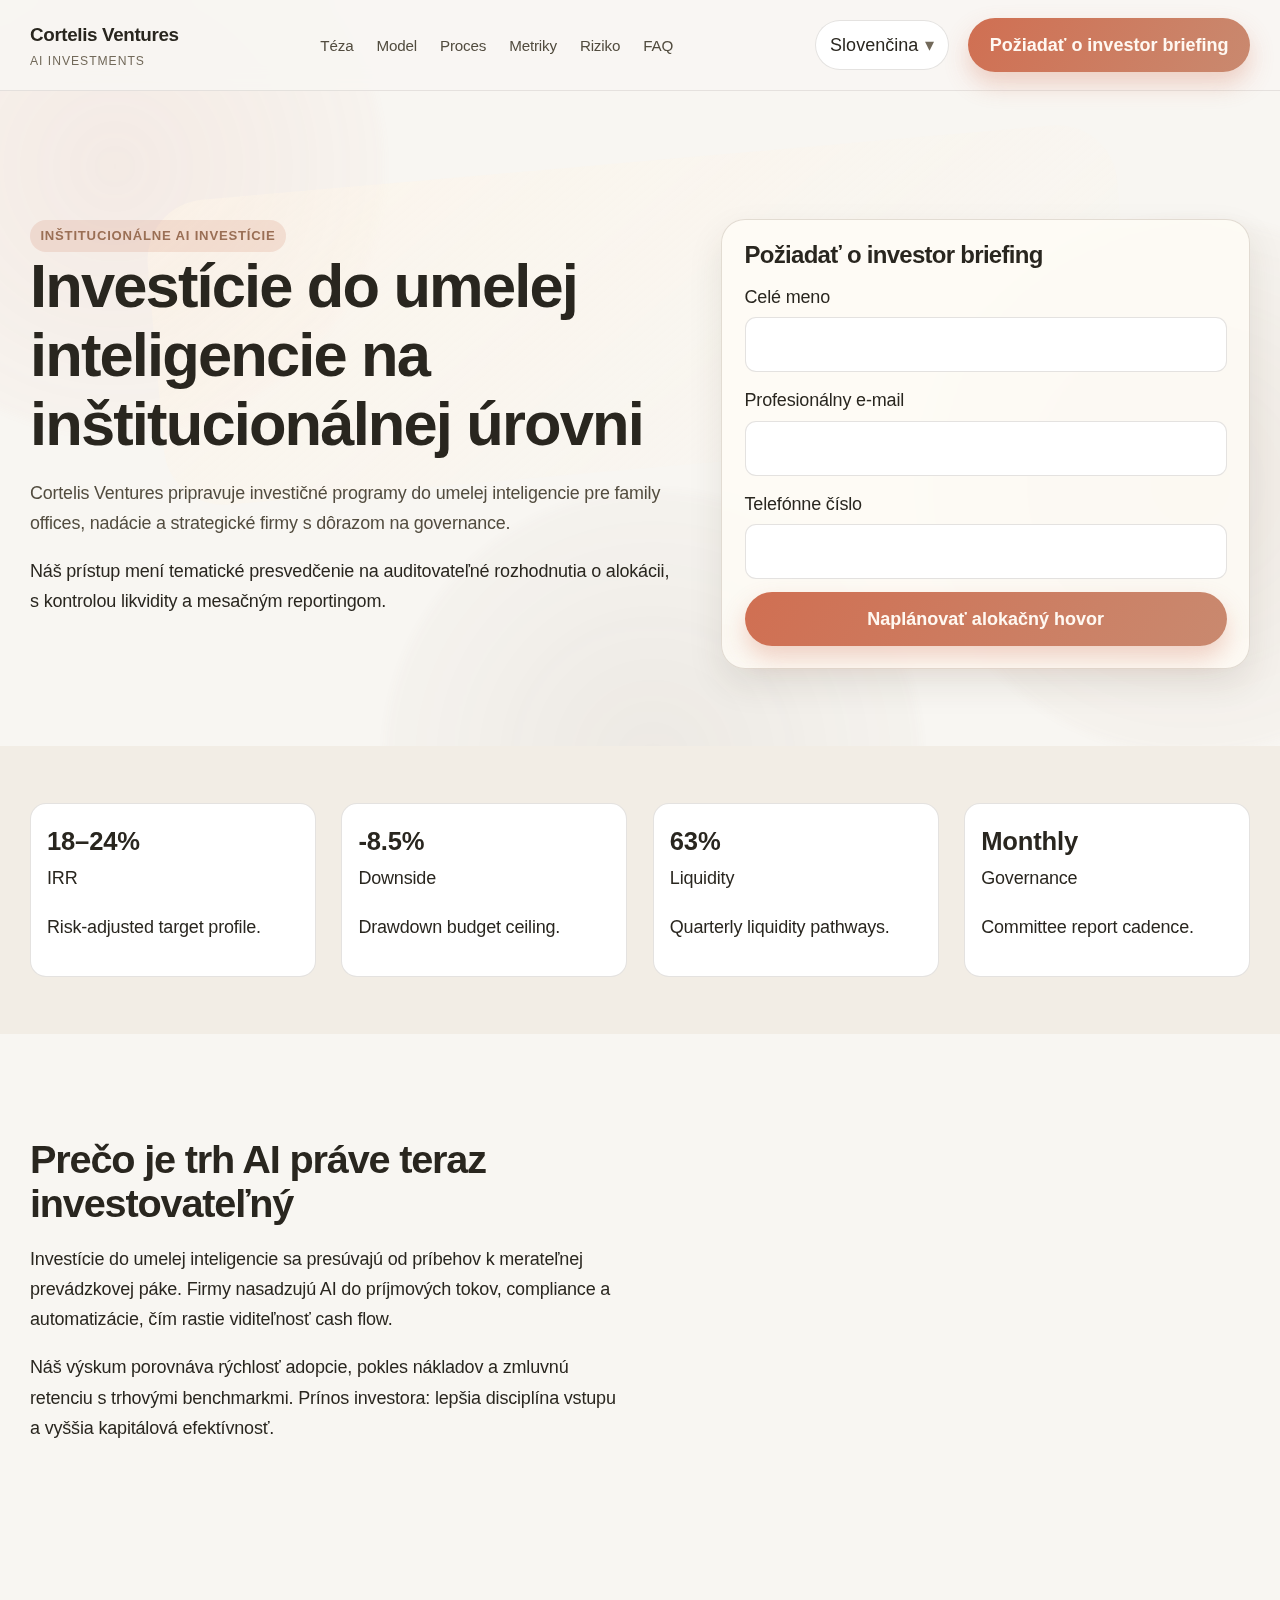
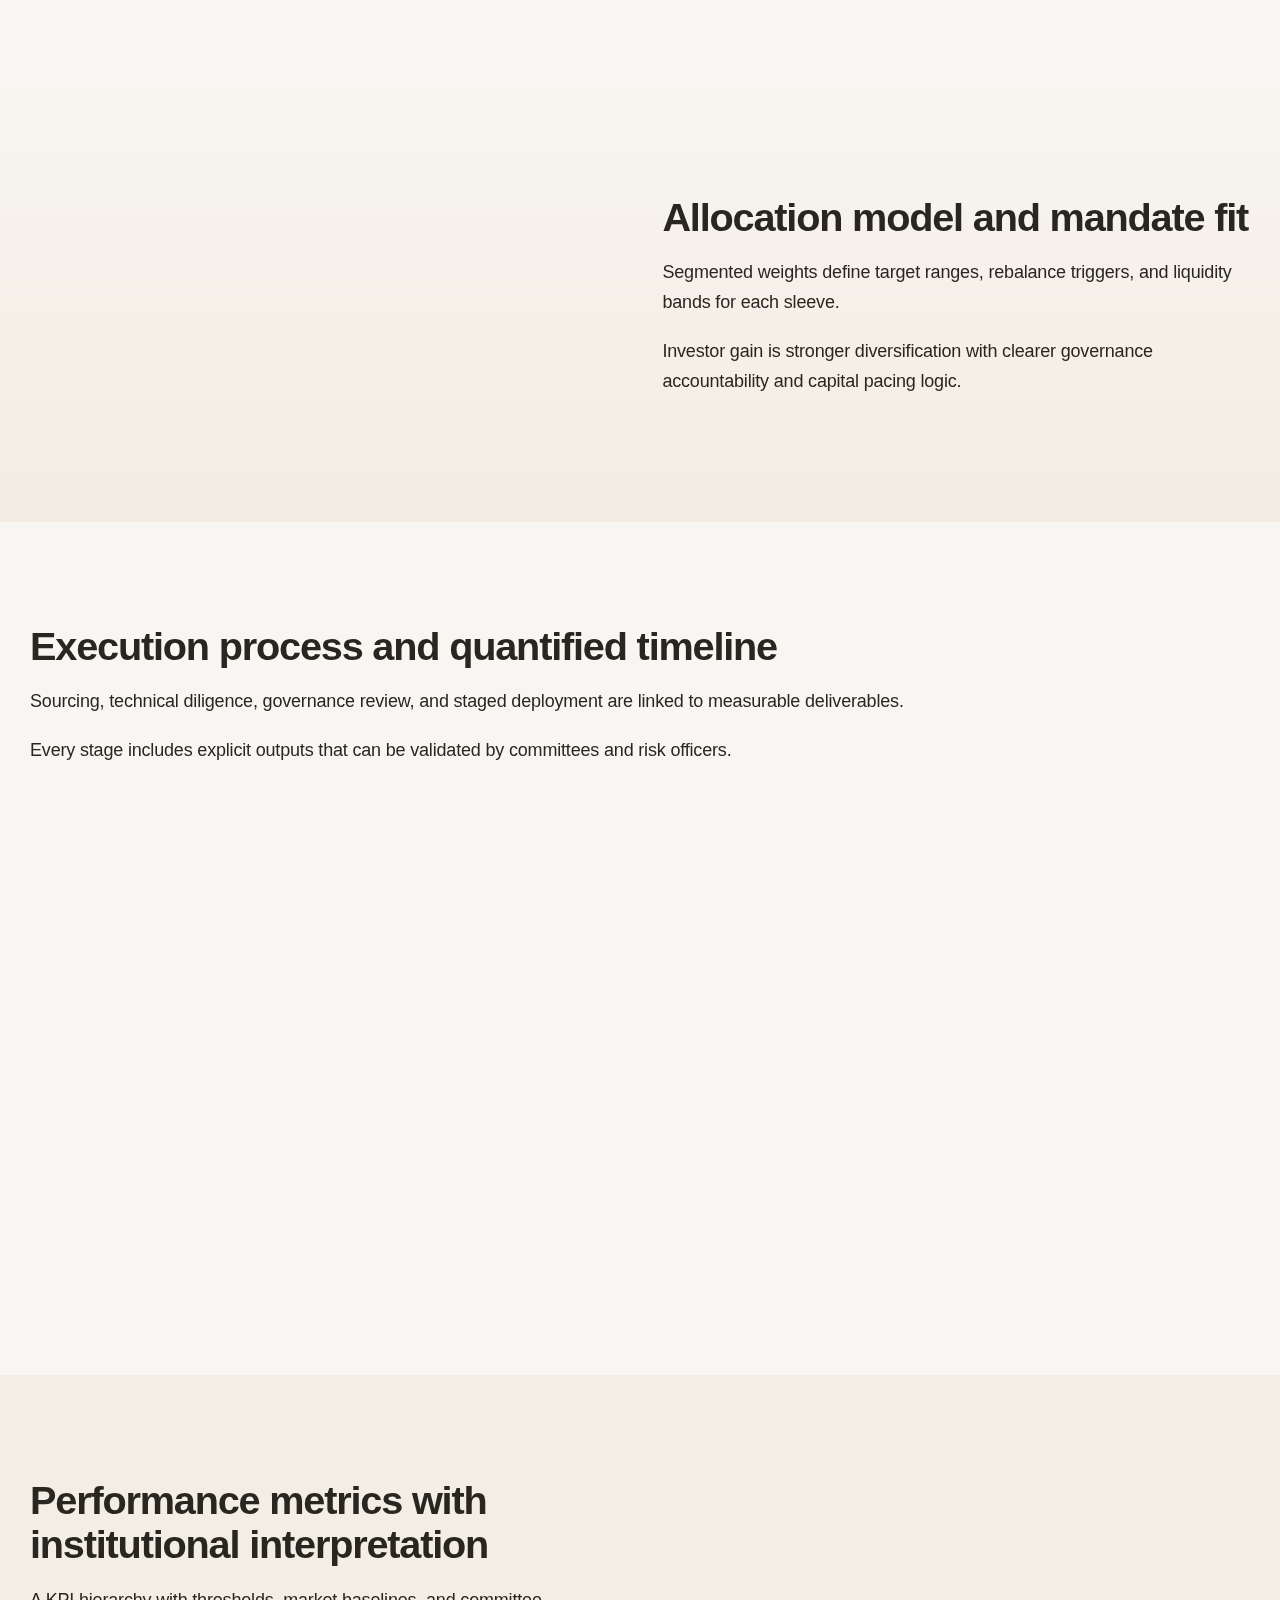
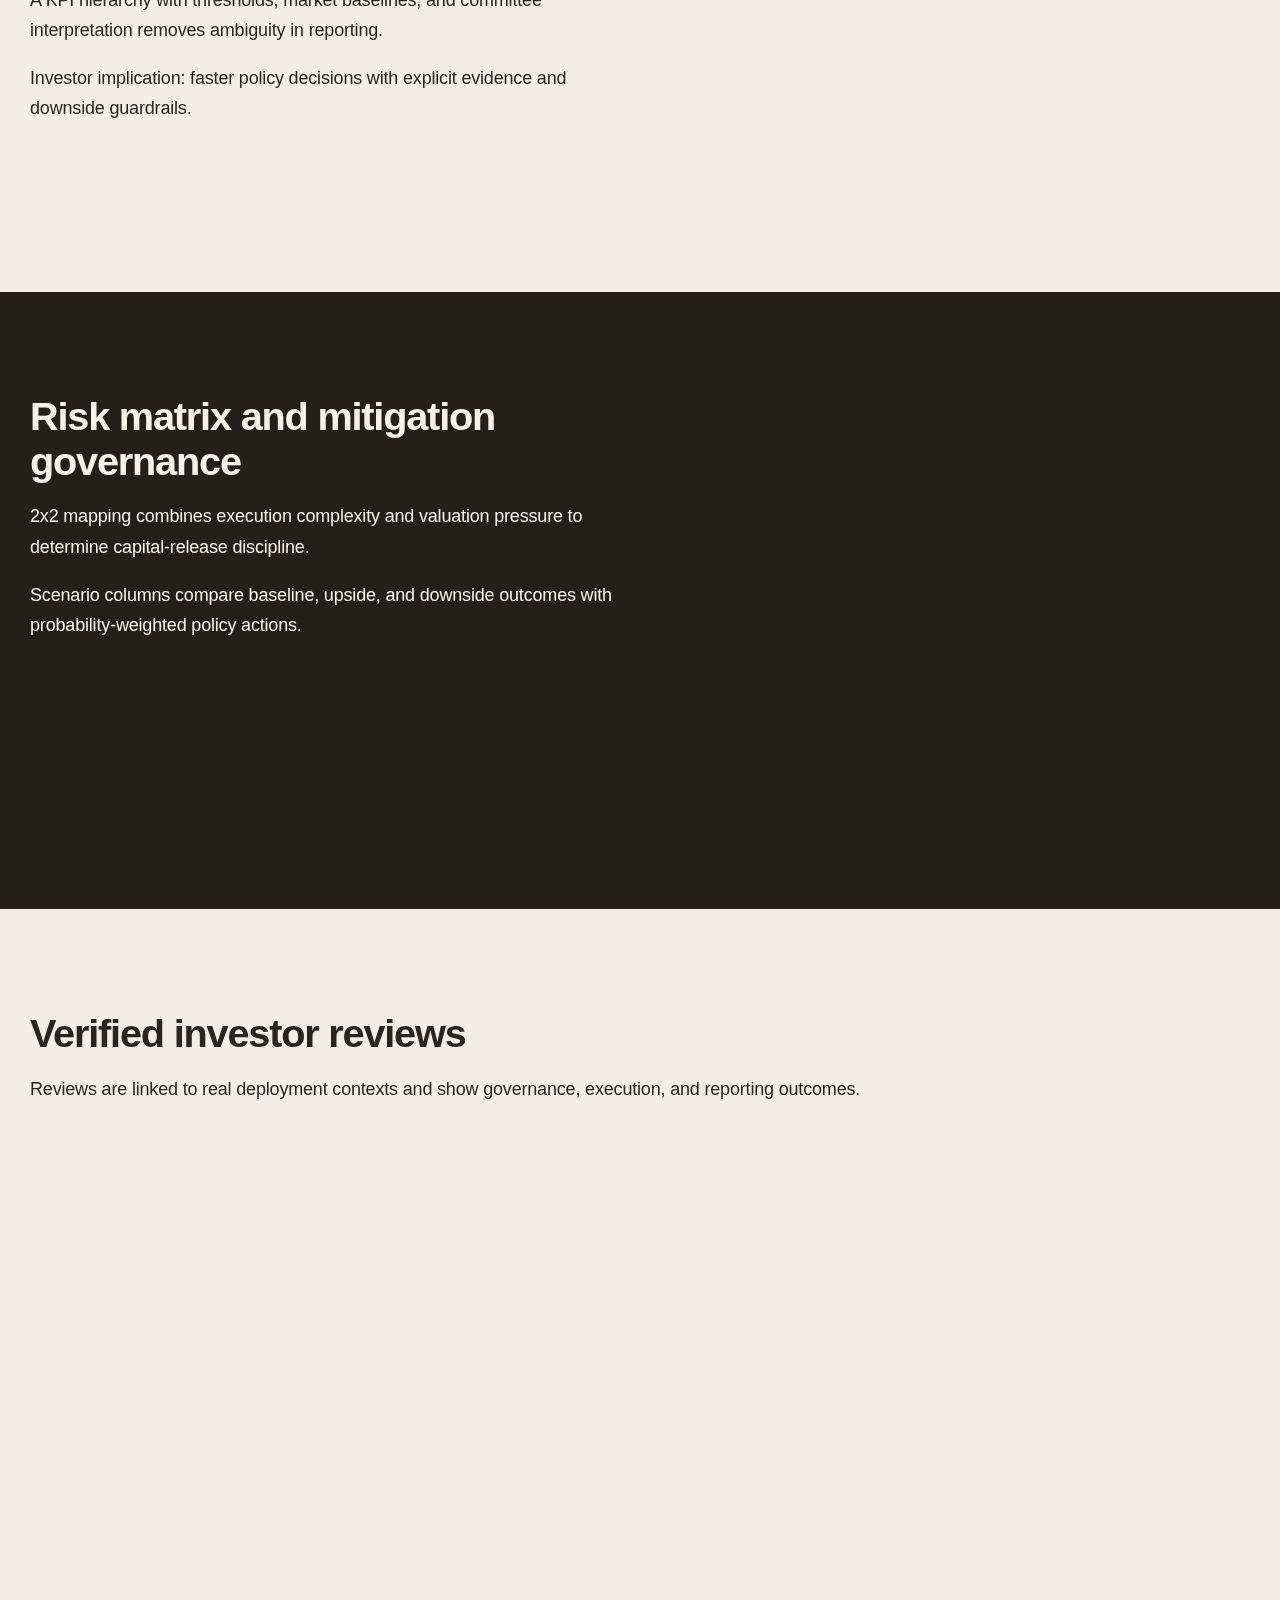
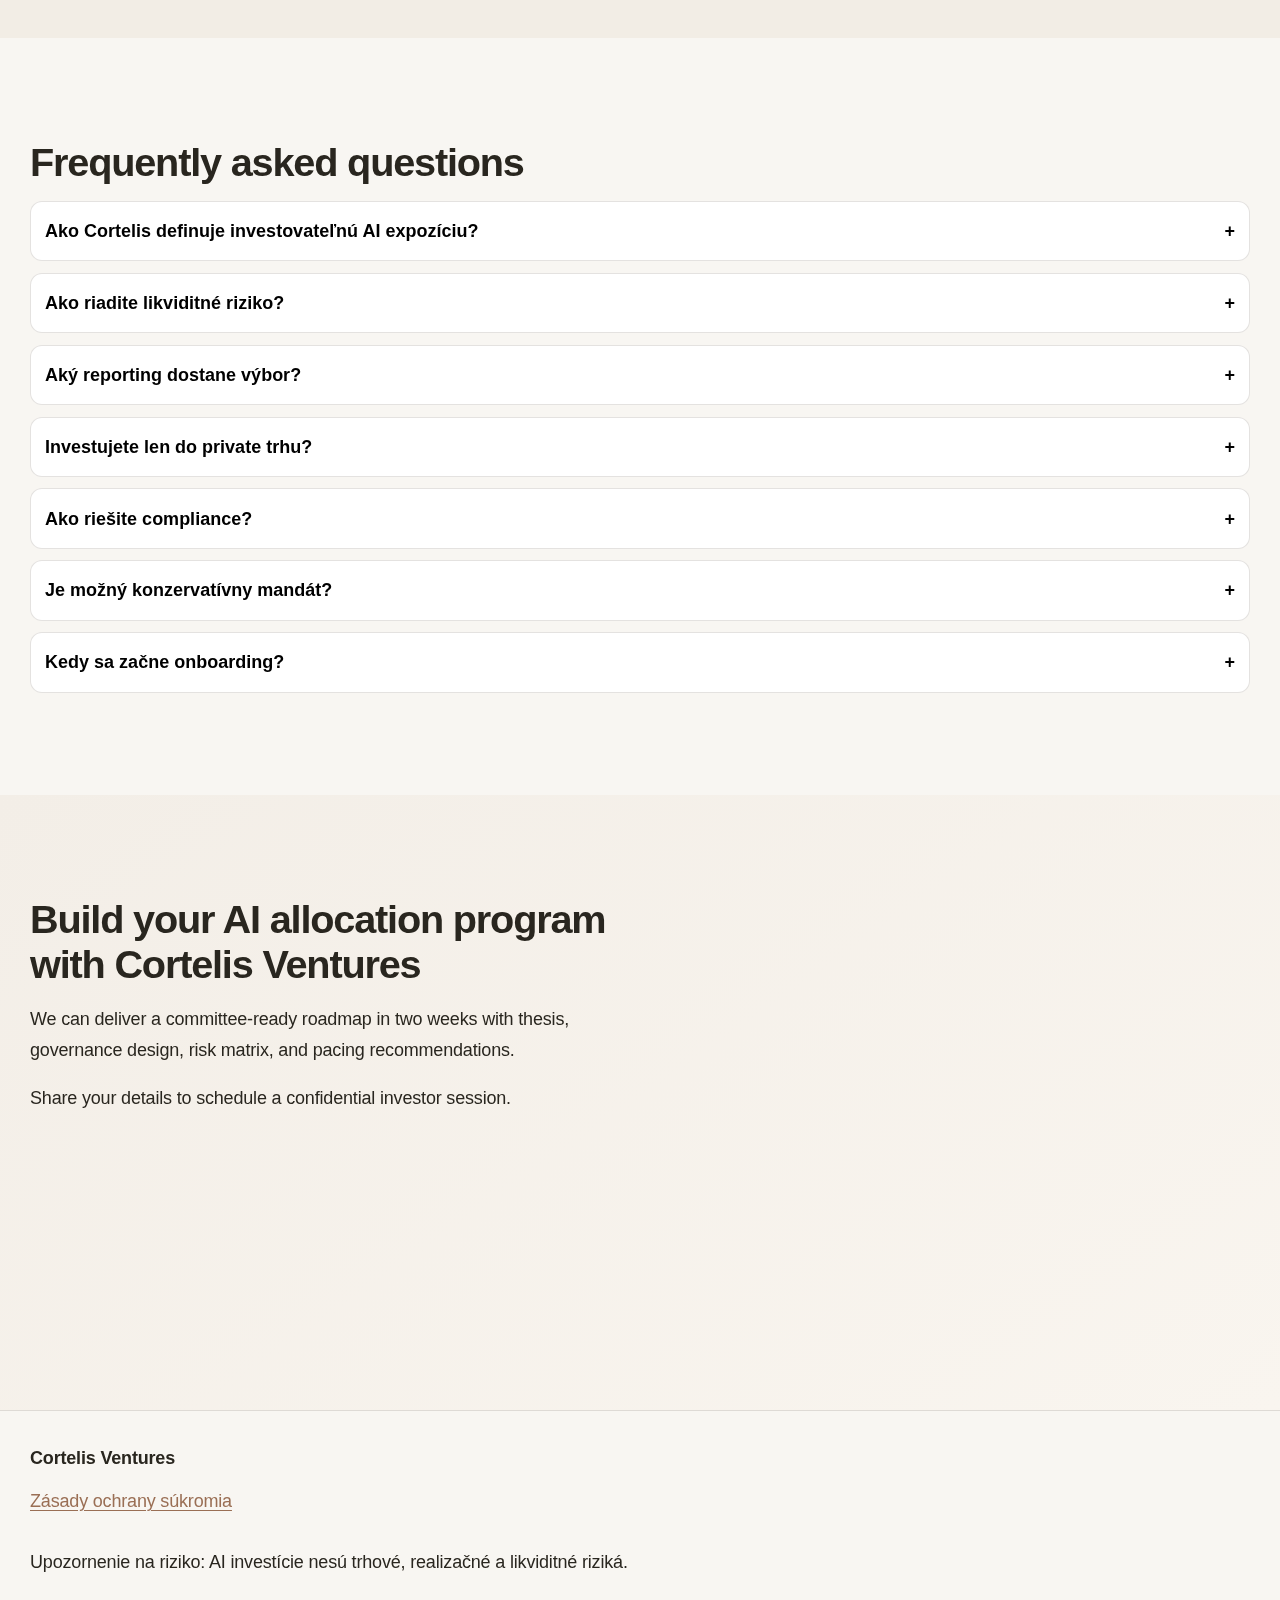
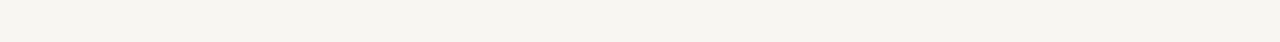
<file: sk/index.html>
<!doctype html>
<html lang="sk">
<head>
<meta charset="utf-8" />
<meta name="viewport" content="width=device-width, initial-scale=1" />
<title>Cortelis Ventures | Inštitucionálne AI investície</title>
<meta name="description" content="Cortelis Ventures poskytuje inštitucionálnu stratégiu investícií do umelej inteligencie s riadením rizika a reportovaním." />
<link rel="canonical" href="https://www.cortelisventures.com/sk/index.html" />
<link rel="alternate" hreflang="en" href="https://www.cortelisventures.com/index.html" />
<link rel="alternate" hreflang="de" href="https://www.cortelisventures.com/de/index.html" />
<link rel="alternate" hreflang="fr" href="https://www.cortelisventures.com/fr/index.html" />
<link rel="alternate" hreflang="es" href="https://www.cortelisventures.com/es/index.html" />
<link rel="alternate" hreflang="it" href="https://www.cortelisventures.com/it/index.html" />
<link rel="alternate" hreflang="tr" href="https://www.cortelisventures.com/tr/index.html" />
<link rel="alternate" hreflang="pt" href="https://www.cortelisventures.com/pt/index.html" />
<link rel="alternate" hreflang="jp" href="https://www.cortelisventures.com/jp/index.html" />
<link rel="alternate" hreflang="sk" href="https://www.cortelisventures.com/sk/index.html" />
<link rel="alternate" hreflang="be" href="https://www.cortelisventures.com/be/index.html" />
<link rel="alternate" hreflang="x-default" href="https://www.cortelisventures.com/index.html" />
<meta property="og:type" content="website" />
<meta property="og:title" content="Cortelis Ventures | Inštitucionálne AI investície" />
<meta property="og:description" content="Cortelis Ventures poskytuje inštitucionálnu stratégiu investícií do umelej inteligencie s riadením rizika a reportovaním." />
<meta property="og:url" content="https://www.cortelisventures.com/sk/index.html" />
<meta property="og:image" content="https://www.cortelisventures.com/assets/img/og-cover.jpg" />
<meta name="twitter:card" content="summary_large_image" />
<meta name="twitter:title" content="Cortelis Ventures | Inštitucionálne AI investície" />
<meta name="twitter:description" content="Cortelis Ventures poskytuje inštitucionálnu stratégiu investícií do umelej inteligencie s riadením rizika a reportovaním." />
<meta name="twitter:image" content="https://www.cortelisventures.com/assets/img/og-cover.jpg" />
<link rel="stylesheet" href="../assets/style.css" />
<script type="application/ld+json">{"@context":"https://schema.org","@graph":[{"@type":"Organization","name":"Cortelis Ventures","url":"https://www.cortelisventures.com"},{"@type":"WebSite","name":"Cortelis Ventures","url":"https://www.cortelisventures.com/sk/"},{"@type":"FAQPage","mainEntity":[{"@type":"Question","name":"Ako Cortelis definuje investovateľnú AI expozíciu?","acceptedAnswer":{"@type":"Answer","text":"Iba aktíva s merateľným vplyvom na tržby, transparentným governance a realistickou likviditou."}}]},{"@type":"Review","itemReviewed":{"@type":"Organization","name":"Cortelis Ventures"},"author":{"@type":"Person","name":"Anna Meyer"},"reviewBody":"Die Methodik machte unsere Allokation deutlich belastbarer."}]}</script>
<script defer src="../assets/app.js">
</script>
</head>
<body>
<div class="site-bg">
<div class="glow glow-one">
</div>
<div class="glow glow-two">
</div>
<div class="glow glow-three">
</div>
<div class="mesh">
</div>
</div>
<a class="skip-link" href="#main">Prejsť na obsah</a>
<header class="site-header">
<div class="container header-inner">
<a class="brand" href="../index.html">Cortelis Ventures<span>AI Investments</span>
</a>
<nav class="main-nav" aria-label="Primary">
<ul>
<li>
<a href="#why">Téza</a>
</li>
<li>
<a href="#model">Model</a>
</li>
<li>
<a href="#process">Proces</a>
</li>
<li>
<a href="#metrics">Metriky</a>
</li>
<li>
<a href="#risk">Riziko</a>
</li>
<li>
<a href="#faq">FAQ</a>
</li>
</ul>
</nav>
<div class="header-right">
<div class="lang-switcher">
<button class="lang-toggle" aria-expanded="false">Slovenčina</button>
<ul class="lang-menu">
<li>
<a href="../index.html">
<span class="flag-svg">
<svg viewBox="0 0 60 40" xmlns="http://www.w3.org/2000/svg">
<rect width="60" height="40" fill="#012169"/>
<path d="M0 0l60 40M60 0L0 40" stroke="#fff" stroke-width="8"/>
<path d="M0 0l60 40M60 0L0 40" stroke="#C8102E" stroke-width="4"/>
<path d="M30 0v40M0 20h60" stroke="#fff" stroke-width="12"/>
<path d="M30 0v40M0 20h60" stroke="#C8102E" stroke-width="7"/>
</svg>
</span>English</a>
</li>
<li>
<a href="../de/index.html">
<span class="flag-svg">
<svg viewBox="0 0 3 2" xmlns="http://www.w3.org/2000/svg">
<rect width="3" height="2" fill="#ffce00"/>
<rect width="3" height="1.333" fill="#dd0000"/>
<rect width="3" height="0.666" fill="#000"/>
</svg>
</span>Deutsch</a>
</li>
<li>
<a href="../fr/index.html">
<span class="flag-svg">
<svg viewBox="0 0 3 2" xmlns="http://www.w3.org/2000/svg">
<rect width="1" height="2" fill="#0055A4"/>
<rect x="1" width="1" height="2" fill="#fff"/>
<rect x="2" width="1" height="2" fill="#EF4135"/>
</svg>
</span>Français</a>
</li>
<li>
<a href="../es/index.html">
<span class="flag-svg">
<svg viewBox="0 0 3 2" xmlns="http://www.w3.org/2000/svg">
<rect width="3" height="2" fill="#AA151B"/>
<rect y="0.5" width="3" height="1" fill="#F1BF00"/>
</svg>
</span>Español</a>
</li>
<li>
<a href="../it/index.html">
<span class="flag-svg">
<svg viewBox="0 0 3 2" xmlns="http://www.w3.org/2000/svg">
<rect width="1" height="2" fill="#009246"/>
<rect x="1" width="1" height="2" fill="#fff"/>
<rect x="2" width="1" height="2" fill="#CE2B37"/>
</svg>
</span>Italiano</a>
</li>
<li>
<a href="../tr/index.html">
<span class="flag-svg">
<svg viewBox="0 0 30 20" xmlns="http://www.w3.org/2000/svg">
<rect width="30" height="20" fill="#E30A17"/>
<circle cx="12" cy="10" r="5" fill="#fff"/>
<circle cx="13.5" cy="10" r="4" fill="#E30A17"/>
<polygon points="18,10 22,8.5 22,11.5" fill="#fff"/>
</svg>
</span>Türkçe</a>
</li>
<li>
<a href="../pt/index.html">
<span class="flag-svg">
<svg viewBox="0 0 3 2" xmlns="http://www.w3.org/2000/svg">
<rect width="3" height="2" fill="#FF0000"/>
<rect width="1.2" height="2" fill="#006600"/>
</svg>
</span>Português</a>
</li>
<li>
<a href="../jp/index.html">
<span class="flag-svg">
<svg viewBox="0 0 3 2" xmlns="http://www.w3.org/2000/svg">
<rect width="3" height="2" fill="#fff"/>
<circle cx="1.5" cy="1" r="0.48" fill="#BC002D"/>
</svg>
</span>日本語</a>
</li>
<li>
<a href="../sk/index.html">
<span class="flag-svg">
<svg viewBox="0 0 3 2" xmlns="http://www.w3.org/2000/svg">
<rect width="3" height="2" fill="#EE1C25"/>
<rect width="3" height="1.333" fill="#0B4EA2"/>
<rect width="3" height="0.666" fill="#fff"/>
</svg>
</span>Slovenčina</a>
</li>
<li>
<a href="../be/index.html">
<span class="flag-svg">
<svg viewBox="0 0 3 2" xmlns="http://www.w3.org/2000/svg">
<rect width="3" height="2" fill="#000"/>
<rect y="0.666" width="3" height="0.666" fill="#FDDA24"/>
<rect y="1.333" width="3" height="0.667" fill="#EF3340"/>
</svg>
</span>Nederlands</a>
</li>
</ul>
</div>
<button class="cta-btn">Požiadať o investor briefing</button>
<button class="burger" aria-expanded="false" aria-label="Otvoriť menu">
<span>
</span>
</button>
</div>
</div>
</header>
<div class="drawer-overlay">
</div>
<aside class="mobile-drawer" aria-label="mobile">
<button class="drawer-close" aria-label="Zavrieť menu">×</button>
<ul class="drawer-nav">
<li>
<a href="#why">Téza</a>
</li>
<li>
<a href="#model">Model</a>
</li>
<li>
<a href="#process">Proces</a>
</li>
<li>
<a href="#metrics">Metriky</a>
</li>
<li>
<a href="#risk">Riziko</a>
</li>
<li>
<a href="#faq">FAQ</a>
</li>
</ul>
<div class="lang-switcher">
<button class="lang-toggle" aria-expanded="false">Slovenčina</button>
<ul class="lang-menu">
<li>
<a href="../index.html">
<span class="flag-svg">
<svg viewBox="0 0 60 40" xmlns="http://www.w3.org/2000/svg">
<rect width="60" height="40" fill="#012169"/>
<path d="M0 0l60 40M60 0L0 40" stroke="#fff" stroke-width="8"/>
<path d="M0 0l60 40M60 0L0 40" stroke="#C8102E" stroke-width="4"/>
<path d="M30 0v40M0 20h60" stroke="#fff" stroke-width="12"/>
<path d="M30 0v40M0 20h60" stroke="#C8102E" stroke-width="7"/>
</svg>
</span>English</a>
</li>
<li>
<a href="../de/index.html">
<span class="flag-svg">
<svg viewBox="0 0 3 2" xmlns="http://www.w3.org/2000/svg">
<rect width="3" height="2" fill="#ffce00"/>
<rect width="3" height="1.333" fill="#dd0000"/>
<rect width="3" height="0.666" fill="#000"/>
</svg>
</span>Deutsch</a>
</li>
<li>
<a href="../fr/index.html">
<span class="flag-svg">
<svg viewBox="0 0 3 2" xmlns="http://www.w3.org/2000/svg">
<rect width="1" height="2" fill="#0055A4"/>
<rect x="1" width="1" height="2" fill="#fff"/>
<rect x="2" width="1" height="2" fill="#EF4135"/>
</svg>
</span>Français</a>
</li>
<li>
<a href="../es/index.html">
<span class="flag-svg">
<svg viewBox="0 0 3 2" xmlns="http://www.w3.org/2000/svg">
<rect width="3" height="2" fill="#AA151B"/>
<rect y="0.5" width="3" height="1" fill="#F1BF00"/>
</svg>
</span>Español</a>
</li>
<li>
<a href="../it/index.html">
<span class="flag-svg">
<svg viewBox="0 0 3 2" xmlns="http://www.w3.org/2000/svg">
<rect width="1" height="2" fill="#009246"/>
<rect x="1" width="1" height="2" fill="#fff"/>
<rect x="2" width="1" height="2" fill="#CE2B37"/>
</svg>
</span>Italiano</a>
</li>
<li>
<a href="../tr/index.html">
<span class="flag-svg">
<svg viewBox="0 0 30 20" xmlns="http://www.w3.org/2000/svg">
<rect width="30" height="20" fill="#E30A17"/>
<circle cx="12" cy="10" r="5" fill="#fff"/>
<circle cx="13.5" cy="10" r="4" fill="#E30A17"/>
<polygon points="18,10 22,8.5 22,11.5" fill="#fff"/>
</svg>
</span>Türkçe</a>
</li>
<li>
<a href="../pt/index.html">
<span class="flag-svg">
<svg viewBox="0 0 3 2" xmlns="http://www.w3.org/2000/svg">
<rect width="3" height="2" fill="#FF0000"/>
<rect width="1.2" height="2" fill="#006600"/>
</svg>
</span>Português</a>
</li>
<li>
<a href="../jp/index.html">
<span class="flag-svg">
<svg viewBox="0 0 3 2" xmlns="http://www.w3.org/2000/svg">
<rect width="3" height="2" fill="#fff"/>
<circle cx="1.5" cy="1" r="0.48" fill="#BC002D"/>
</svg>
</span>日本語</a>
</li>
<li>
<a href="../sk/index.html">
<span class="flag-svg">
<svg viewBox="0 0 3 2" xmlns="http://www.w3.org/2000/svg">
<rect width="3" height="2" fill="#EE1C25"/>
<rect width="3" height="1.333" fill="#0B4EA2"/>
<rect width="3" height="0.666" fill="#fff"/>
</svg>
</span>Slovenčina</a>
</li>
<li>
<a href="../be/index.html">
<span class="flag-svg">
<svg viewBox="0 0 3 2" xmlns="http://www.w3.org/2000/svg">
<rect width="3" height="2" fill="#000"/>
<rect y="0.666" width="3" height="0.666" fill="#FDDA24"/>
<rect y="1.333" width="3" height="0.667" fill="#EF3340"/>
</svg>
</span>Nederlands</a>
</li>
</ul>
</div>
<button class="drawer-cta">Požiadať o investor briefing</button>
</aside>
<main id="main">
<section class="hero">
<div class="container hero-grid">
<div>
<span class="section-kicker">Inštitucionálne AI investície</span>
<h1>Investície do umelej inteligencie na inštitucionálnej úrovni</h1>
<p class="lead">Cortelis Ventures pripravuje investičné programy do umelej inteligencie pre family offices, nadácie a strategické firmy s dôrazom na governance.</p>
<p>Náš prístup mení tematické presvedčenie na auditovateľné rozhodnutia o alokácii, s kontrolou likvidity a mesačným reportingom.</p>
</div>
<div class="hero-card reveal">
<h3>Požiadať o investor briefing</h3>
<form class="lead-form">
<label class="field">Celé meno<input name="fullName" type="text" required />
</label>
<label class="field">Profesionálny e-mail<input name="professionalEmail" type="email" required />
</label>
<label class="field">Telefónne číslo<input name="phoneNumber" type="tel" required />
</label>
<button class="submit-btn" type="submit">Naplánovať alokačný hovor</button>
</form>
</div>
</div>
</section>
<section class="kpi-strip section-alt">
<div class="container">
<div class="kpi-grid">
<article class="kpi-item reveal">
<strong>18–24%</strong>
<div>IRR</div>
<p>Risk-adjusted target profile.</p>
</article>
<article class="kpi-item reveal">
<strong>-8.5%</strong>
<div>Downside</div>
<p>Drawdown budget ceiling.</p>
</article>
<article class="kpi-item reveal">
<strong>63%</strong>
<div>Liquidity</div>
<p>Quarterly liquidity pathways.</p>
</article>
<article class="kpi-item reveal">
<strong>Monthly</strong>
<div>Governance</div>
<p>Committee report cadence.</p>
</article>
</div>
</div>
</section>
<section id="why" class="section">
<div class="container two-col">
<div>
<h2>Prečo je trh AI práve teraz investovateľný</h2>
<p>Investície do umelej inteligencie sa presúvajú od príbehov k merateľnej prevádzkovej páke. Firmy nasadzujú AI do príjmových tokov, compliance a automatizácie, čím rastie viditeľnosť cash flow.</p>
<p>Náš výskum porovnáva rýchlosť adopcie, pokles nákladov a zmluvnú retenciu s trhovými benchmarkmi. Prínos investora: lepšia disciplína vstupu a vyššia kapitálová efektívnosť.</p>
</div>
<div class="visual-card reveal">
<h3>KPI</h3>
<p>Context, baseline, interpretation, investor implication are included for every metric.</p>
<div class="metric-tree">
<div class="primary">
<strong>Primary objective</strong>
<p>Risk-adjusted return net of execution friction.</p>
</div>
<div class="secondary-grid">
<article>
<strong>Liquidity</strong>
<p>Coverage and reserves.</p>
</article>
<article>
<strong>Governance</strong>
<p>Audit-ready records.</p>
</article>
<article>
<strong>Efficiency</strong>
<p>Capital productivity.</p>
</article>
</div>
</div>
</div>
</div>
</section>
<section id="model" class="section section-split">
<div class="container two-col">
<div class="visual-card reveal">
<div class="stack-bar">
<span style="width:34%">
</span>
<span style="width:28%">
</span>
<span style="width:22%">
</span>
<span style="width:16%">
</span>
</div>
<p>Baseline comparison clarifies allocation concentration versus broad market baskets.</p>
<div class="compare-chart">
<div class="compare-row">
<span>Return</span>
<div class="bar" style="--fill:72%">
</div>
<div class="bar market" style="--fill:58%">
</div>
</div>
<div class="compare-row">
<span>Volatility</span>
<div class="bar" style="--fill:44%">
</div>
<div class="bar market" style="--fill:67%">
</div>
</div>
</div>
</div>
<div>
<h2>Allocation model and mandate fit</h2>
<p>Segmented weights define target ranges, rebalance triggers, and liquidity bands for each sleeve.</p>
<p>Investor gain is stronger diversification with clearer governance accountability and capital pacing logic.</p>
</div>
</div>
</section>
<section id="process" class="section">
<div class="container">
<h2>Execution process and quantified timeline</h2>
<p>Sourcing, technical diligence, governance review, and staged deployment are linked to measurable deliverables.</p>
<p>Every stage includes explicit outputs that can be validated by committees and risk officers.</p>
<div class="two-col">
<div class="visual-card reveal">
<div class="timeline">
<div class="timeline-step">
<strong>Week 1–2</strong>
<p>Sourcing and scoring.</p>
</div>
<div class="timeline-step">
<strong>Week 3–4</strong>
<p>Technical and legal review.</p>
</div>
<div class="timeline-step">
<strong>Week 5</strong>
<p>Committee alignment.</p>
</div>
<div class="timeline-step">
<strong>Week 6+</strong>
<p>Staged deployment.</p>
</div>
</div>
</div>
<div class="visual-card reveal">
<div class="waterfall">
<div class="step" data-label="Entry" style="--h:58%">
</div>
<div class="step" data-label="Execution" style="--h:72%">
</div>
<div class="step" data-label="Governance" style="--h:64%">
</div>
<div class="step" data-label="Liquidity" style="--h:69%">
</div>
</div>
<p>Waterfall interpretation shows what drives retained alpha after controls.</p>
</div>
</div>
</div>
</section>
<section id="metrics" class="section section-alt">
<div class="container two-col">
<div>
<h2>Performance metrics with institutional interpretation</h2>
<p>A KPI hierarchy with thresholds, market baselines, and committee interpretation removes ambiguity in reporting.</p>
<p>Investor implication: faster policy decisions with explicit evidence and downside guardrails.</p>
</div>
<div class="visual-card reveal">
<div class="rings">
<div class="ring" style="--value:78%">
<span>78%</span>
</div>
<div class="ring" style="--value:64%">
<span>64%</span>
</div>
<div class="ring" style="--value:71%">
<span>71%</span>
</div>
</div>
<p>Ring indicators summarize compliance, liquidity resilience, and execution quality.</p>
</div>
</div>
</section>
<section id="risk" class="section section-dark">
<div class="container two-col">
<div>
<h2>Risk matrix and mitigation governance</h2>
<p>2x2 mapping combines execution complexity and valuation pressure to determine capital-release discipline.</p>
<p>Scenario columns compare baseline, upside, and downside outcomes with probability-weighted policy actions.</p>
</div>
<div class="visual-card dark reveal">
<div class="matrix">
<div>
<strong>Low / Low</strong>
<p>Standard pacing.</p>
</div>
<div>
<strong>Low / High</strong>
<p>Valuation controls.</p>
</div>
<div>
<strong>High / Low</strong>
<p>Extended diligence.</p>
</div>
<div>
<strong>High / High</strong>
<p>Staged capital and covenants.</p>
</div>
</div>
<div class="scenario-grid">
<article class="scenario">
<strong>Baseline</strong>
<p>Stable conversion.</p>
</article>
<article class="scenario">
<strong>Upside</strong>
<p>Faster demand.</p>
</article>
<article class="scenario">
<strong>Downside</strong>
<p>Margin pressure.</p>
</article>
</div>
</div>
</div>
</section>
<section id="reviews" class="section section-alt">
<div class="container">
<h2>Verified investor reviews</h2>
<p>Reviews are linked to real deployment contexts and show governance, execution, and reporting outcomes.</p>
<div class="review-grid">
<article class="review-card reveal">
<div class="review-head">
<div class="avatar">AM</div>
<strong>Anna Meyer</strong>
<span class="verified">OVERENÉ</span>
</div>
<div>Chief Investment Officer · Europa</div>
<p>Die Methodik machte unsere Allokation deutlich belastbarer.</p>
</article>
<article class="review-card reveal">
<div class="review-head">
<div class="avatar">RK</div>
<strong>Rami Kader</strong>
<span class="verified">OVERENÉ</span>
</div>
<div>Portfolio Director · Zürich</div>
<p>Das Ausführungsscoring senkte Bewertungsrisiken und verbesserte Disziplin.</p>
</article>
<article class="review-card reveal">
<div class="review-head">
<div class="avatar">SL</div>
<strong>Sara Leone</strong>
<span class="verified">OVERENÉ</span>
</div>
<div>Head of Strategic Capital · Milano</div>
<p>Empfehlungen kamen mit klaren Benchmarks und Mitigationen.</p>
</article>
<article class="review-card reveal">
<div class="review-head">
<div class="avatar">JT</div>
<strong>Jonas Thijs</strong>
<span class="verified">OVERENÉ</span>
</div>
<div>Principal · Bruxelles</div>
<p>Das Reporting ist präzise, nachvollziehbar und investitionsrelevant.</p>
</article>
</div>
</div>
</section>
<section id="faq" class="section">
<div class="container">
<h2>Frequently asked questions</h2>
<div class="faq-wrap">
<article class="faq-item">
<button class="faq-question" aria-expanded="false">Ako Cortelis definuje investovateľnú AI expozíciu?<span>+</span>
</button>
<div class="faq-answer">
<p>Iba aktíva s merateľným vplyvom na tržby, transparentným governance a realistickou likviditou.</p>
</div>
</article>
<article class="faq-item">
<button class="faq-question" aria-expanded="false">Ako riadite likviditné riziko?<span>+</span>
</button>
<div class="faq-answer">
<p>Likviditné pásma podľa segmentov, hotovostné rezervy a kvartálne stresové testy.</p>
</div>
</article>
<article class="faq-item">
<button class="faq-question" aria-expanded="false">Aký reporting dostane výbor?<span>+</span>
</button>
<div class="faq-answer">
<p>Mesačný balík s atribúciou, odchýlkou rizika a akčnými odporúčaniami.</p>
</div>
</article>
<article class="faq-item">
<button class="faq-question" aria-expanded="false">Investujete len do private trhu?<span>+</span>
</button>
<div class="faq-answer">
<p>Nie, kombinujeme private, public a secondary príležitosti.</p>
</div>
</article>
<article class="faq-item">
<button class="faq-question" aria-expanded="false">Ako riešite compliance?<span>+</span>
</button>
<div class="faq-answer">
<p>Právne a dátové kontrolné body sú súčasťou každého kroku.</p>
</div>
</article>
<article class="faq-item">
<button class="faq-question" aria-expanded="false">Je možný konzervatívny mandát?<span>+</span>
</button>
<div class="faq-answer">
<p>Áno, s prísnejšími limitmi drawdownu.</p>
</div>
</article>
<article class="faq-item">
<button class="faq-question" aria-expanded="false">Kedy sa začne onboarding?<span>+</span>
</button>
<div class="faq-answer">
<p>Spravidla do piatich pracovných dní.</p>
</div>
</article>
</div>
</div>
</section>
<section class="final-cta">
<div class="container two-col">
<div>
<h2>Build your AI allocation program with Cortelis Ventures</h2>
<p>We can deliver a committee-ready roadmap in two weeks with thesis, governance design, risk matrix, and pacing recommendations.</p>
<p>Share your details to schedule a confidential investor session.</p>
</div>
<div class="hero-card reveal">
<form class="lead-form">
<label class="field">Celé meno<input name="fullName" type="text" required />
</label>
<label class="field">Profesionálny e-mail<input name="professionalEmail" type="email" required />
</label>
<label class="field">Telefónne číslo<input name="phoneNumber" type="tel" required />
</label>
<button class="final-cta-btn" type="submit">Naplánovať alokačný hovor</button>
</form>
</div>
</div>
</section>
</main>
<footer class="site-footer">
<div class="container footer-inner">
<strong>Cortelis Ventures</strong>
<a href="#" data-open-privacy class="privacy-link">Zásady ochrany súkromia</a>
<p>Upozornenie na riziko: AI investície nesú trhové, realizačné a likviditné riziká.</p>
</div>
</footer>
<div class="modal-overlay">
</div>
<div class="modal" role="dialog" aria-modal="true" aria-label="Dialóg ochrany súkromia">
<div class="modal-header">
<button class="modal-close-icon" aria-label="Zavrieť">×</button>
<h2>Zásady ochrany súkromia</h2>
</div>
<div class="modal-content">
<section>
<h3>Introduction</h3>
<p>Cortelis Ventures processes personal and professional data to provide institutional investment communications.</p>
</section>
<section>
<h3>Data collection</h3>
<p>We collect full name, professional email, phone number, and interaction metadata.</p>
</section>
<section>
<h3>Legal basis</h3>
<p>Processing relies on legitimate interest, contractual preparation, and legal obligations.</p>
</section>
<section>
<h3>Cookies</h3>
<p>We use essential and analytics cookies to improve experience.</p>
</section>
<section>
<h3>Retention</h3>
<p>Data is retained only as long as necessary for service, compliance, and security.</p>
</section>
<section>
<h3>Third-party sharing</h3>
<p>Limited sharing occurs with regulated providers under contractual safeguards.</p>
</section>
<section>
<h3>Security</h3>
<p>Controls include encryption, access management, monitoring, and incident response.</p>
</section>
<section>
<h3>User rights</h3>
<p>Users may request access, correction, deletion, portability, and objection handling.</p>
</section>
<section>
<h3>International transfers</h3>
<p>Cross-border transfers use contractual protections.</p>
</section>
<section>
<h3>Industry risk disclosure</h3>
<p>Financial markets involve potential capital loss, valuation volatility, and liquidity constraints.</p>
</section>
<section>
<h3>Contact</h3>
<p>For privacy requests contact privacy@cortelisventures.com.</p>
</section>
</div>
<div class="modal-footer">
<button class="modal-close-btn">Zavrieť</button>
</div>
</div>
</body>
</html>
</file>
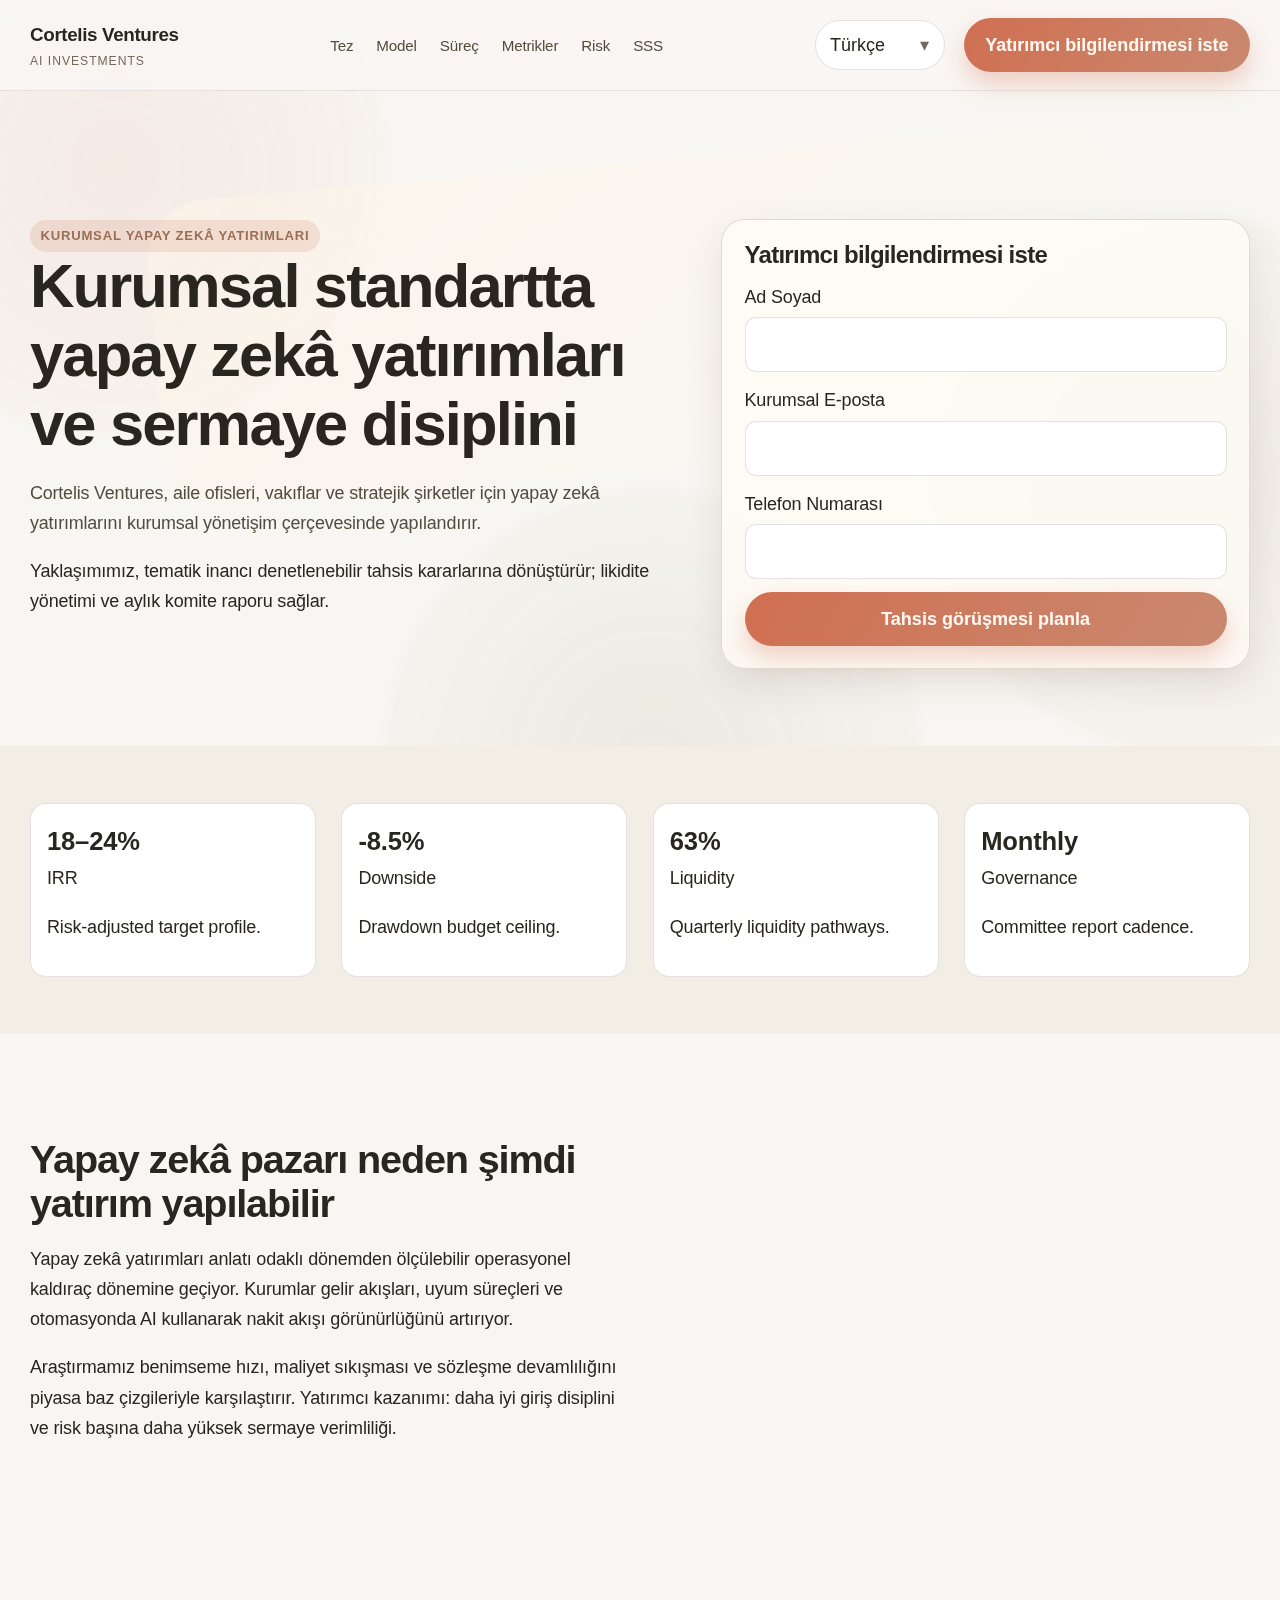
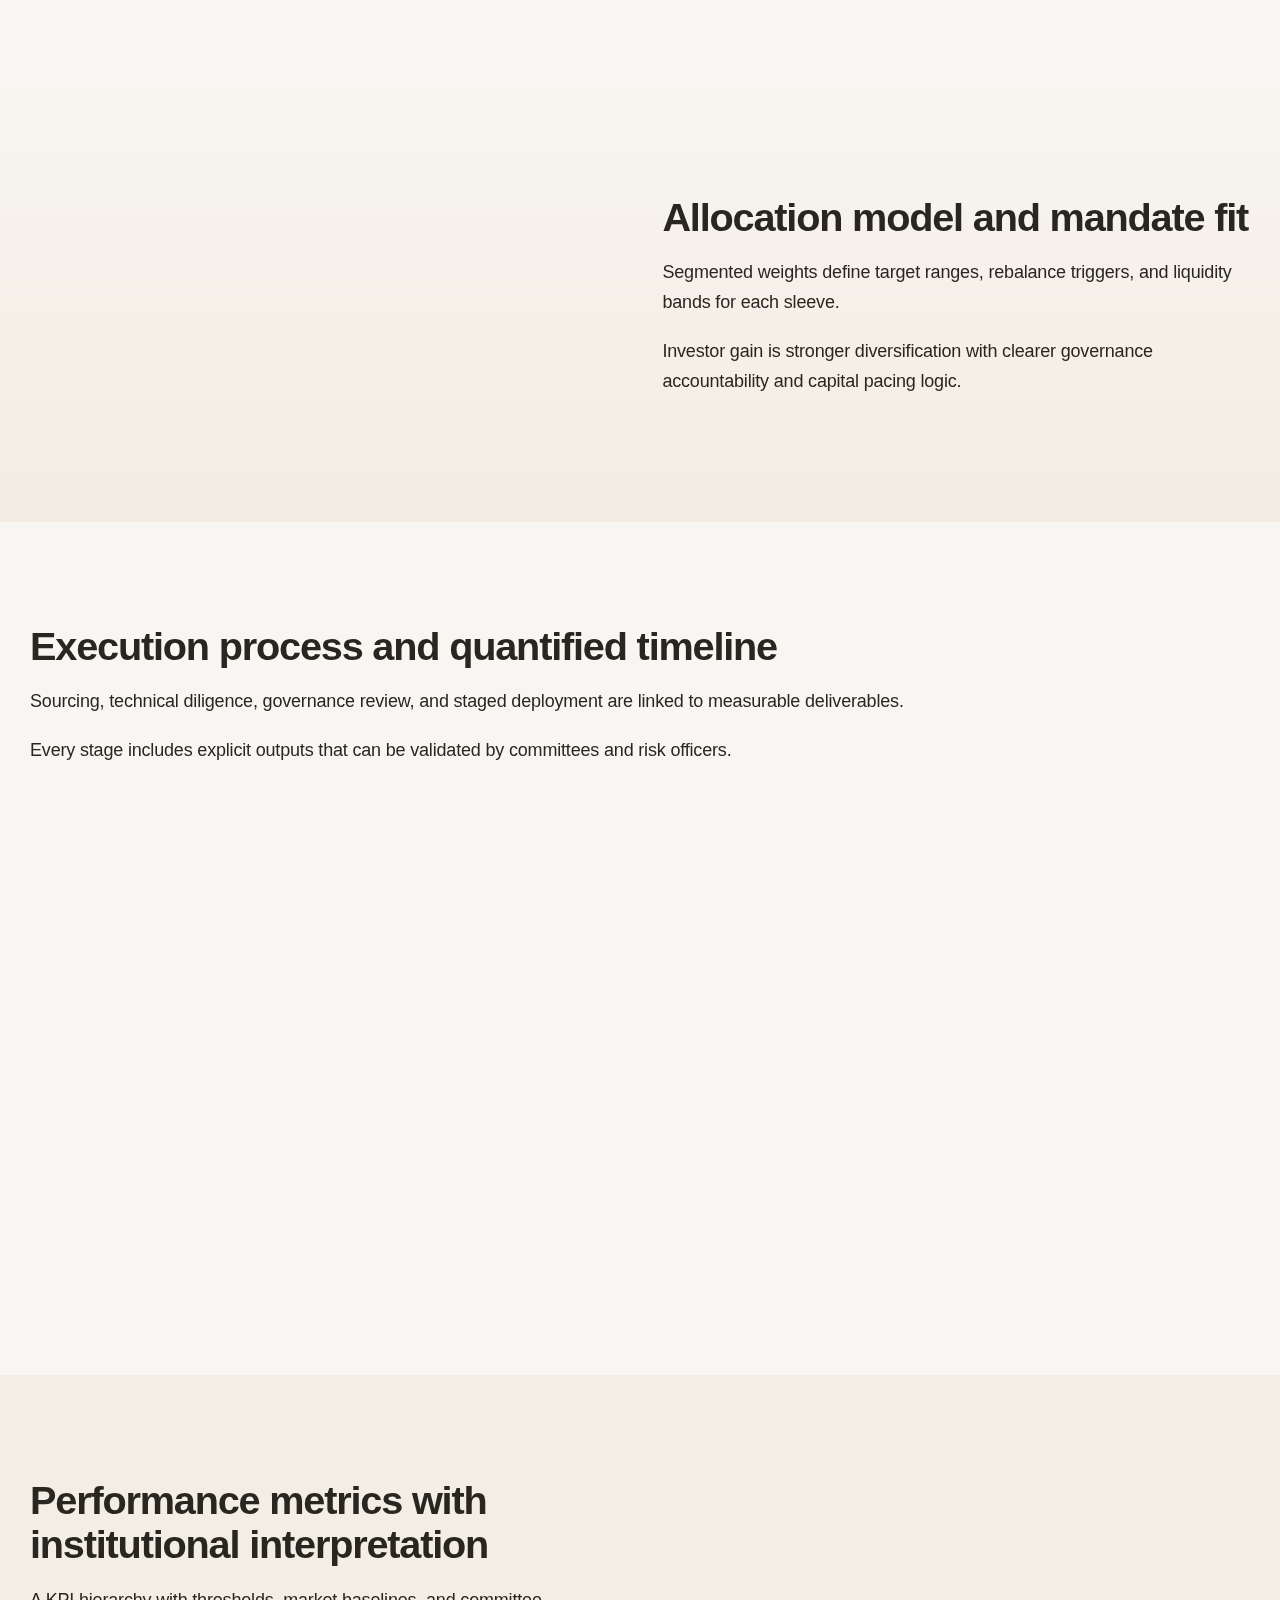
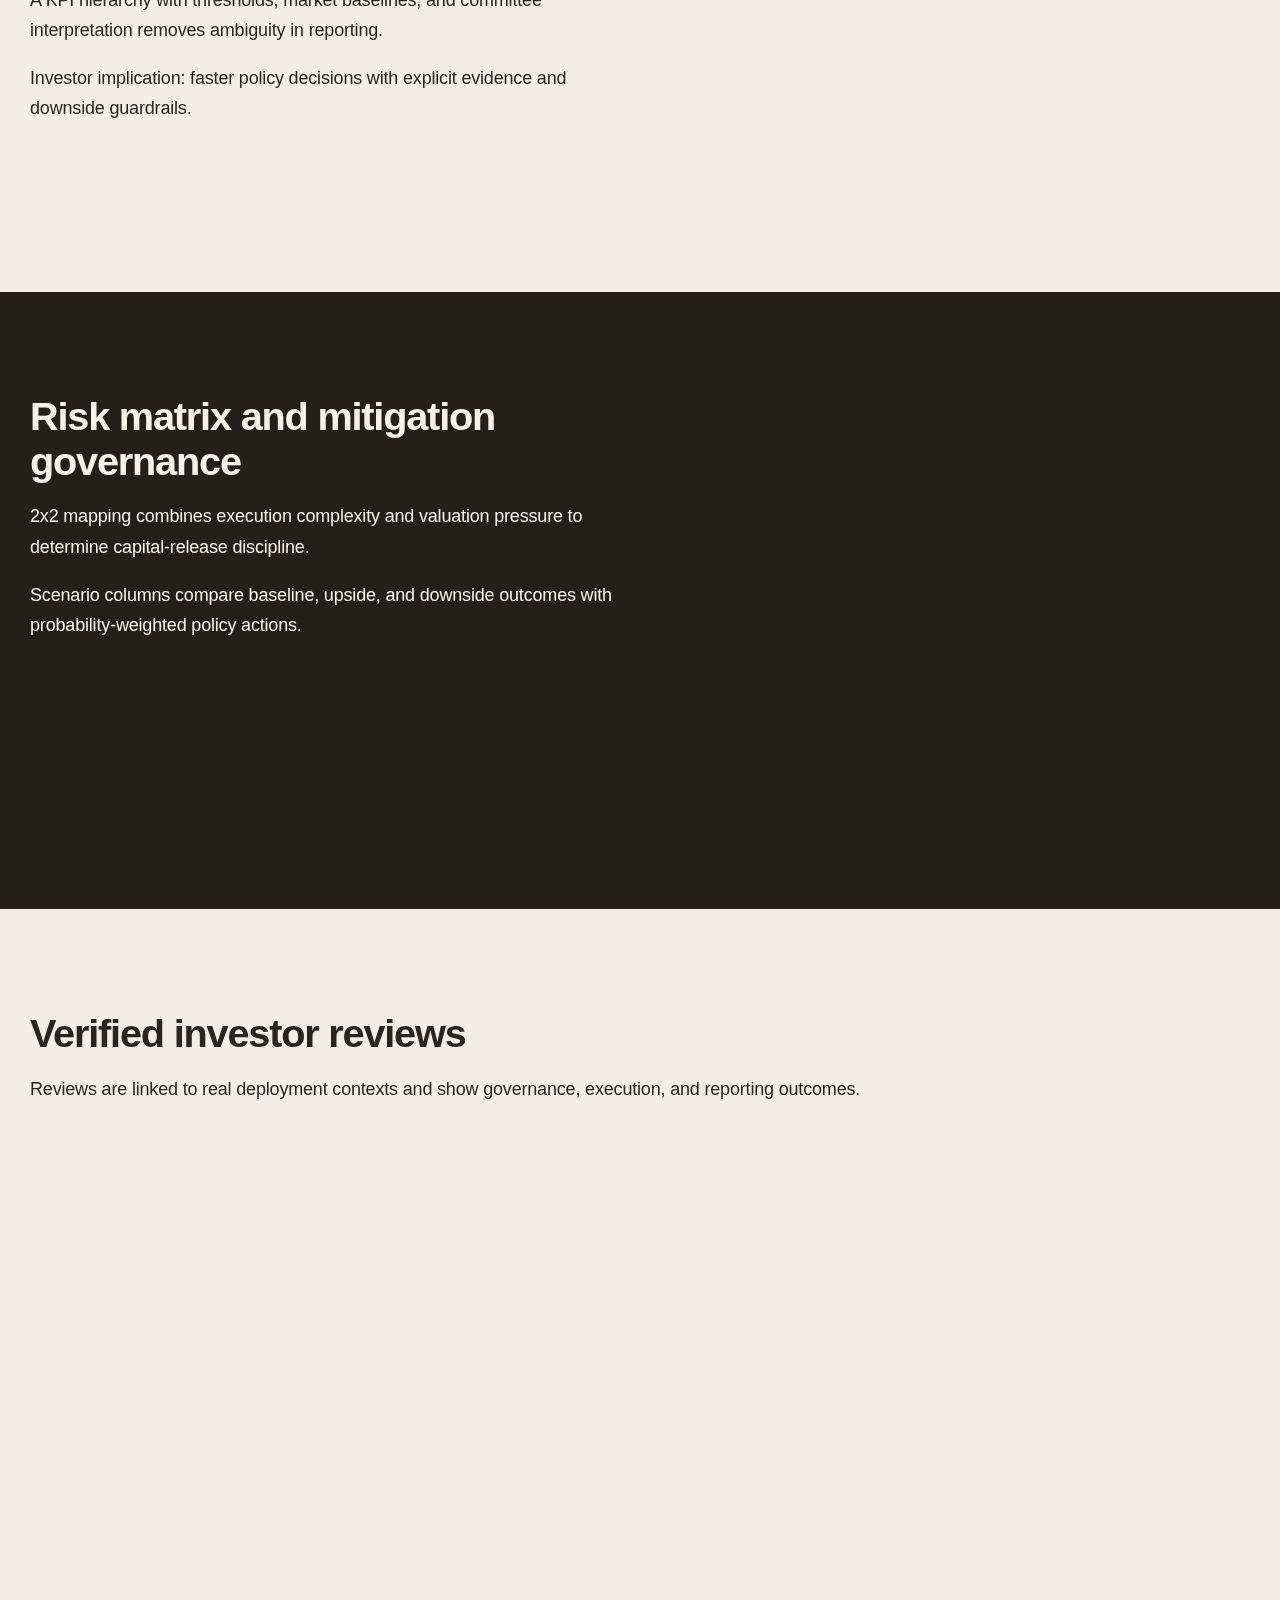
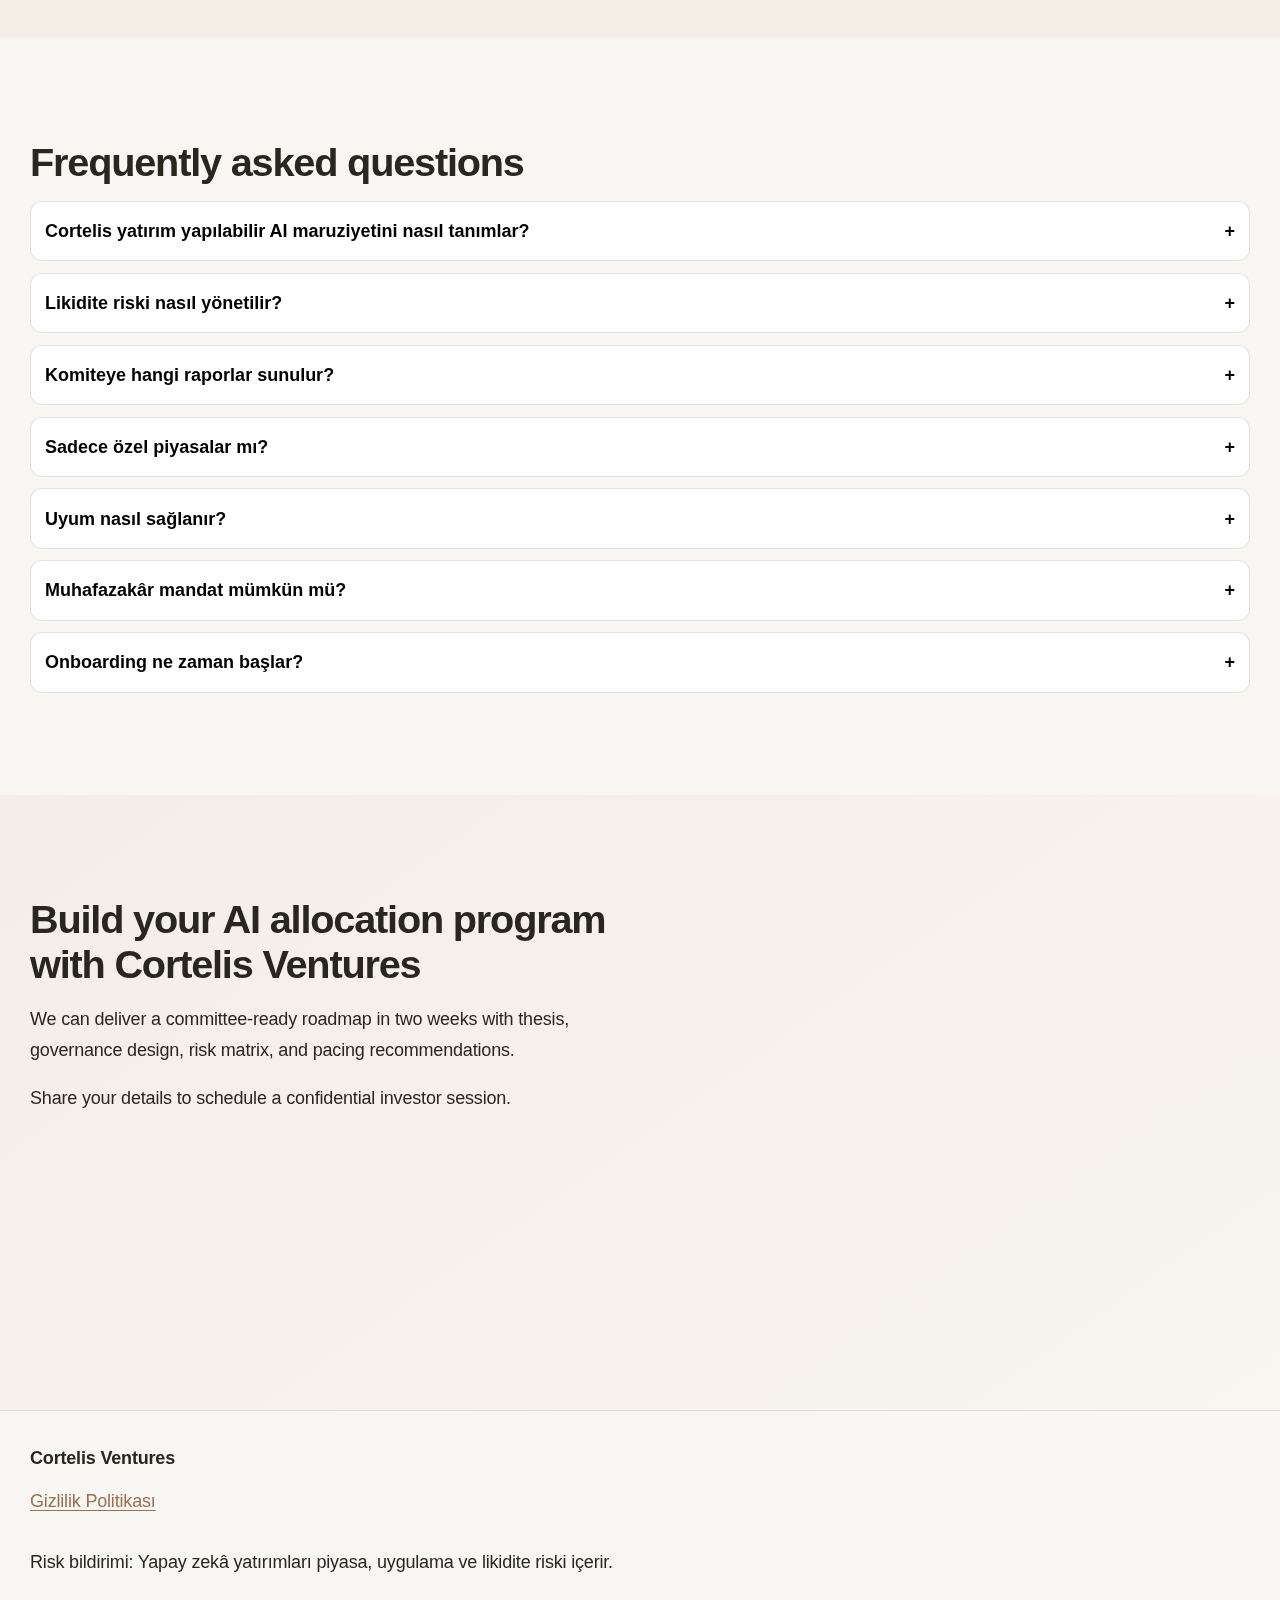
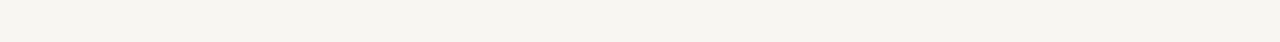
<file: tr/index.html>
<!doctype html>
<html lang="tr">
<head>
<meta charset="utf-8" />
<meta name="viewport" content="width=device-width, initial-scale=1" />
<title>Cortelis Ventures | Kurumsal yapay zekâ yatırımları</title>
<meta name="description" content="Cortelis Ventures, yapay zekâ yatırımlarında yönetişim, risk kontrolü ve raporlama odaklı kurumsal yaklaşım sunar." />
<link rel="canonical" href="https://www.cortelisventures.com/tr/index.html" />
<link rel="alternate" hreflang="en" href="https://www.cortelisventures.com/index.html" />
<link rel="alternate" hreflang="de" href="https://www.cortelisventures.com/de/index.html" />
<link rel="alternate" hreflang="fr" href="https://www.cortelisventures.com/fr/index.html" />
<link rel="alternate" hreflang="es" href="https://www.cortelisventures.com/es/index.html" />
<link rel="alternate" hreflang="it" href="https://www.cortelisventures.com/it/index.html" />
<link rel="alternate" hreflang="tr" href="https://www.cortelisventures.com/tr/index.html" />
<link rel="alternate" hreflang="pt" href="https://www.cortelisventures.com/pt/index.html" />
<link rel="alternate" hreflang="jp" href="https://www.cortelisventures.com/jp/index.html" />
<link rel="alternate" hreflang="sk" href="https://www.cortelisventures.com/sk/index.html" />
<link rel="alternate" hreflang="be" href="https://www.cortelisventures.com/be/index.html" />
<link rel="alternate" hreflang="x-default" href="https://www.cortelisventures.com/index.html" />
<meta property="og:type" content="website" />
<meta property="og:title" content="Cortelis Ventures | Kurumsal yapay zekâ yatırımları" />
<meta property="og:description" content="Cortelis Ventures, yapay zekâ yatırımlarında yönetişim, risk kontrolü ve raporlama odaklı kurumsal yaklaşım sunar." />
<meta property="og:url" content="https://www.cortelisventures.com/tr/index.html" />
<meta property="og:image" content="https://www.cortelisventures.com/assets/img/og-cover.jpg" />
<meta name="twitter:card" content="summary_large_image" />
<meta name="twitter:title" content="Cortelis Ventures | Kurumsal yapay zekâ yatırımları" />
<meta name="twitter:description" content="Cortelis Ventures, yapay zekâ yatırımlarında yönetişim, risk kontrolü ve raporlama odaklı kurumsal yaklaşım sunar." />
<meta name="twitter:image" content="https://www.cortelisventures.com/assets/img/og-cover.jpg" />
<link rel="stylesheet" href="../assets/style.css" />
<script type="application/ld+json">{"@context":"https://schema.org","@graph":[{"@type":"Organization","name":"Cortelis Ventures","url":"https://www.cortelisventures.com"},{"@type":"WebSite","name":"Cortelis Ventures","url":"https://www.cortelisventures.com/tr/"},{"@type":"FAQPage","mainEntity":[{"@type":"Question","name":"Cortelis yatırım yapılabilir AI maruziyetini nasıl tanımlar?","acceptedAnswer":{"@type":"Answer","text":"Ölçülebilir gelir etkisi, şeffaf yönetişim ve gerçekçi likidite şarttır."}}]},{"@type":"Review","itemReviewed":{"@type":"Organization","name":"Cortelis Ventures"},"author":{"@type":"Person","name":"Anna Meyer"},"reviewBody":"Die Methodik machte unsere Allokation deutlich belastbarer."}]}</script>
<script defer src="../assets/app.js">
</script>
</head>
<body>
<div class="site-bg">
<div class="glow glow-one">
</div>
<div class="glow glow-two">
</div>
<div class="glow glow-three">
</div>
<div class="mesh">
</div>
</div>
<a class="skip-link" href="#main">İçeriğe geç</a>
<header class="site-header">
<div class="container header-inner">
<a class="brand" href="../index.html">Cortelis Ventures<span>AI Investments</span>
</a>
<nav class="main-nav" aria-label="Primary">
<ul>
<li>
<a href="#why">Tez</a>
</li>
<li>
<a href="#model">Model</a>
</li>
<li>
<a href="#process">Süreç</a>
</li>
<li>
<a href="#metrics">Metrikler</a>
</li>
<li>
<a href="#risk">Risk</a>
</li>
<li>
<a href="#faq">SSS</a>
</li>
</ul>
</nav>
<div class="header-right">
<div class="lang-switcher">
<button class="lang-toggle" aria-expanded="false">Türkçe</button>
<ul class="lang-menu">
<li>
<a href="../index.html">
<span class="flag-svg">
<svg viewBox="0 0 60 40" xmlns="http://www.w3.org/2000/svg">
<rect width="60" height="40" fill="#012169"/>
<path d="M0 0l60 40M60 0L0 40" stroke="#fff" stroke-width="8"/>
<path d="M0 0l60 40M60 0L0 40" stroke="#C8102E" stroke-width="4"/>
<path d="M30 0v40M0 20h60" stroke="#fff" stroke-width="12"/>
<path d="M30 0v40M0 20h60" stroke="#C8102E" stroke-width="7"/>
</svg>
</span>English</a>
</li>
<li>
<a href="../de/index.html">
<span class="flag-svg">
<svg viewBox="0 0 3 2" xmlns="http://www.w3.org/2000/svg">
<rect width="3" height="2" fill="#ffce00"/>
<rect width="3" height="1.333" fill="#dd0000"/>
<rect width="3" height="0.666" fill="#000"/>
</svg>
</span>Deutsch</a>
</li>
<li>
<a href="../fr/index.html">
<span class="flag-svg">
<svg viewBox="0 0 3 2" xmlns="http://www.w3.org/2000/svg">
<rect width="1" height="2" fill="#0055A4"/>
<rect x="1" width="1" height="2" fill="#fff"/>
<rect x="2" width="1" height="2" fill="#EF4135"/>
</svg>
</span>Français</a>
</li>
<li>
<a href="../es/index.html">
<span class="flag-svg">
<svg viewBox="0 0 3 2" xmlns="http://www.w3.org/2000/svg">
<rect width="3" height="2" fill="#AA151B"/>
<rect y="0.5" width="3" height="1" fill="#F1BF00"/>
</svg>
</span>Español</a>
</li>
<li>
<a href="../it/index.html">
<span class="flag-svg">
<svg viewBox="0 0 3 2" xmlns="http://www.w3.org/2000/svg">
<rect width="1" height="2" fill="#009246"/>
<rect x="1" width="1" height="2" fill="#fff"/>
<rect x="2" width="1" height="2" fill="#CE2B37"/>
</svg>
</span>Italiano</a>
</li>
<li>
<a href="../tr/index.html">
<span class="flag-svg">
<svg viewBox="0 0 30 20" xmlns="http://www.w3.org/2000/svg">
<rect width="30" height="20" fill="#E30A17"/>
<circle cx="12" cy="10" r="5" fill="#fff"/>
<circle cx="13.5" cy="10" r="4" fill="#E30A17"/>
<polygon points="18,10 22,8.5 22,11.5" fill="#fff"/>
</svg>
</span>Türkçe</a>
</li>
<li>
<a href="../pt/index.html">
<span class="flag-svg">
<svg viewBox="0 0 3 2" xmlns="http://www.w3.org/2000/svg">
<rect width="3" height="2" fill="#FF0000"/>
<rect width="1.2" height="2" fill="#006600"/>
</svg>
</span>Português</a>
</li>
<li>
<a href="../jp/index.html">
<span class="flag-svg">
<svg viewBox="0 0 3 2" xmlns="http://www.w3.org/2000/svg">
<rect width="3" height="2" fill="#fff"/>
<circle cx="1.5" cy="1" r="0.48" fill="#BC002D"/>
</svg>
</span>日本語</a>
</li>
<li>
<a href="../sk/index.html">
<span class="flag-svg">
<svg viewBox="0 0 3 2" xmlns="http://www.w3.org/2000/svg">
<rect width="3" height="2" fill="#EE1C25"/>
<rect width="3" height="1.333" fill="#0B4EA2"/>
<rect width="3" height="0.666" fill="#fff"/>
</svg>
</span>Slovenčina</a>
</li>
<li>
<a href="../be/index.html">
<span class="flag-svg">
<svg viewBox="0 0 3 2" xmlns="http://www.w3.org/2000/svg">
<rect width="3" height="2" fill="#000"/>
<rect y="0.666" width="3" height="0.666" fill="#FDDA24"/>
<rect y="1.333" width="3" height="0.667" fill="#EF3340"/>
</svg>
</span>Nederlands</a>
</li>
</ul>
</div>
<button class="cta-btn">Yatırımcı bilgilendirmesi iste</button>
<button class="burger" aria-expanded="false" aria-label="Menüyü aç">
<span>
</span>
</button>
</div>
</div>
</header>
<div class="drawer-overlay">
</div>
<aside class="mobile-drawer" aria-label="mobile">
<button class="drawer-close" aria-label="Menüyü kapat">×</button>
<ul class="drawer-nav">
<li>
<a href="#why">Tez</a>
</li>
<li>
<a href="#model">Model</a>
</li>
<li>
<a href="#process">Süreç</a>
</li>
<li>
<a href="#metrics">Metrikler</a>
</li>
<li>
<a href="#risk">Risk</a>
</li>
<li>
<a href="#faq">SSS</a>
</li>
</ul>
<div class="lang-switcher">
<button class="lang-toggle" aria-expanded="false">Türkçe</button>
<ul class="lang-menu">
<li>
<a href="../index.html">
<span class="flag-svg">
<svg viewBox="0 0 60 40" xmlns="http://www.w3.org/2000/svg">
<rect width="60" height="40" fill="#012169"/>
<path d="M0 0l60 40M60 0L0 40" stroke="#fff" stroke-width="8"/>
<path d="M0 0l60 40M60 0L0 40" stroke="#C8102E" stroke-width="4"/>
<path d="M30 0v40M0 20h60" stroke="#fff" stroke-width="12"/>
<path d="M30 0v40M0 20h60" stroke="#C8102E" stroke-width="7"/>
</svg>
</span>English</a>
</li>
<li>
<a href="../de/index.html">
<span class="flag-svg">
<svg viewBox="0 0 3 2" xmlns="http://www.w3.org/2000/svg">
<rect width="3" height="2" fill="#ffce00"/>
<rect width="3" height="1.333" fill="#dd0000"/>
<rect width="3" height="0.666" fill="#000"/>
</svg>
</span>Deutsch</a>
</li>
<li>
<a href="../fr/index.html">
<span class="flag-svg">
<svg viewBox="0 0 3 2" xmlns="http://www.w3.org/2000/svg">
<rect width="1" height="2" fill="#0055A4"/>
<rect x="1" width="1" height="2" fill="#fff"/>
<rect x="2" width="1" height="2" fill="#EF4135"/>
</svg>
</span>Français</a>
</li>
<li>
<a href="../es/index.html">
<span class="flag-svg">
<svg viewBox="0 0 3 2" xmlns="http://www.w3.org/2000/svg">
<rect width="3" height="2" fill="#AA151B"/>
<rect y="0.5" width="3" height="1" fill="#F1BF00"/>
</svg>
</span>Español</a>
</li>
<li>
<a href="../it/index.html">
<span class="flag-svg">
<svg viewBox="0 0 3 2" xmlns="http://www.w3.org/2000/svg">
<rect width="1" height="2" fill="#009246"/>
<rect x="1" width="1" height="2" fill="#fff"/>
<rect x="2" width="1" height="2" fill="#CE2B37"/>
</svg>
</span>Italiano</a>
</li>
<li>
<a href="../tr/index.html">
<span class="flag-svg">
<svg viewBox="0 0 30 20" xmlns="http://www.w3.org/2000/svg">
<rect width="30" height="20" fill="#E30A17"/>
<circle cx="12" cy="10" r="5" fill="#fff"/>
<circle cx="13.5" cy="10" r="4" fill="#E30A17"/>
<polygon points="18,10 22,8.5 22,11.5" fill="#fff"/>
</svg>
</span>Türkçe</a>
</li>
<li>
<a href="../pt/index.html">
<span class="flag-svg">
<svg viewBox="0 0 3 2" xmlns="http://www.w3.org/2000/svg">
<rect width="3" height="2" fill="#FF0000"/>
<rect width="1.2" height="2" fill="#006600"/>
</svg>
</span>Português</a>
</li>
<li>
<a href="../jp/index.html">
<span class="flag-svg">
<svg viewBox="0 0 3 2" xmlns="http://www.w3.org/2000/svg">
<rect width="3" height="2" fill="#fff"/>
<circle cx="1.5" cy="1" r="0.48" fill="#BC002D"/>
</svg>
</span>日本語</a>
</li>
<li>
<a href="../sk/index.html">
<span class="flag-svg">
<svg viewBox="0 0 3 2" xmlns="http://www.w3.org/2000/svg">
<rect width="3" height="2" fill="#EE1C25"/>
<rect width="3" height="1.333" fill="#0B4EA2"/>
<rect width="3" height="0.666" fill="#fff"/>
</svg>
</span>Slovenčina</a>
</li>
<li>
<a href="../be/index.html">
<span class="flag-svg">
<svg viewBox="0 0 3 2" xmlns="http://www.w3.org/2000/svg">
<rect width="3" height="2" fill="#000"/>
<rect y="0.666" width="3" height="0.666" fill="#FDDA24"/>
<rect y="1.333" width="3" height="0.667" fill="#EF3340"/>
</svg>
</span>Nederlands</a>
</li>
</ul>
</div>
<button class="drawer-cta">Yatırımcı bilgilendirmesi iste</button>
</aside>
<main id="main">
<section class="hero">
<div class="container hero-grid">
<div>
<span class="section-kicker">Kurumsal Yapay Zekâ Yatırımları</span>
<h1>Kurumsal standartta yapay zekâ yatırımları ve sermaye disiplini</h1>
<p class="lead">Cortelis Ventures, aile ofisleri, vakıflar ve stratejik şirketler için yapay zekâ yatırımlarını kurumsal yönetişim çerçevesinde yapılandırır.</p>
<p>Yaklaşımımız, tematik inancı denetlenebilir tahsis kararlarına dönüştürür; likidite yönetimi ve aylık komite raporu sağlar.</p>
</div>
<div class="hero-card reveal">
<h3>Yatırımcı bilgilendirmesi iste</h3>
<form class="lead-form">
<label class="field">Ad Soyad<input name="fullName" type="text" required />
</label>
<label class="field">Kurumsal E-posta<input name="professionalEmail" type="email" required />
</label>
<label class="field">Telefon Numarası<input name="phoneNumber" type="tel" required />
</label>
<button class="submit-btn" type="submit">Tahsis görüşmesi planla</button>
</form>
</div>
</div>
</section>
<section class="kpi-strip section-alt">
<div class="container">
<div class="kpi-grid">
<article class="kpi-item reveal">
<strong>18–24%</strong>
<div>IRR</div>
<p>Risk-adjusted target profile.</p>
</article>
<article class="kpi-item reveal">
<strong>-8.5%</strong>
<div>Downside</div>
<p>Drawdown budget ceiling.</p>
</article>
<article class="kpi-item reveal">
<strong>63%</strong>
<div>Liquidity</div>
<p>Quarterly liquidity pathways.</p>
</article>
<article class="kpi-item reveal">
<strong>Monthly</strong>
<div>Governance</div>
<p>Committee report cadence.</p>
</article>
</div>
</div>
</section>
<section id="why" class="section">
<div class="container two-col">
<div>
<h2>Yapay zekâ pazarı neden şimdi yatırım yapılabilir</h2>
<p>Yapay zekâ yatırımları anlatı odaklı dönemden ölçülebilir operasyonel kaldıraç dönemine geçiyor. Kurumlar gelir akışları, uyum süreçleri ve otomasyonda AI kullanarak nakit akışı görünürlüğünü artırıyor.</p>
<p>Araştırmamız benimseme hızı, maliyet sıkışması ve sözleşme devamlılığını piyasa baz çizgileriyle karşılaştırır. Yatırımcı kazanımı: daha iyi giriş disiplini ve risk başına daha yüksek sermaye verimliliği.</p>
</div>
<div class="visual-card reveal">
<h3>KPI</h3>
<p>Context, baseline, interpretation, investor implication are included for every metric.</p>
<div class="metric-tree">
<div class="primary">
<strong>Primary objective</strong>
<p>Risk-adjusted return net of execution friction.</p>
</div>
<div class="secondary-grid">
<article>
<strong>Liquidity</strong>
<p>Coverage and reserves.</p>
</article>
<article>
<strong>Governance</strong>
<p>Audit-ready records.</p>
</article>
<article>
<strong>Efficiency</strong>
<p>Capital productivity.</p>
</article>
</div>
</div>
</div>
</div>
</section>
<section id="model" class="section section-split">
<div class="container two-col">
<div class="visual-card reveal">
<div class="stack-bar">
<span style="width:34%">
</span>
<span style="width:28%">
</span>
<span style="width:22%">
</span>
<span style="width:16%">
</span>
</div>
<p>Baseline comparison clarifies allocation concentration versus broad market baskets.</p>
<div class="compare-chart">
<div class="compare-row">
<span>Return</span>
<div class="bar" style="--fill:72%">
</div>
<div class="bar market" style="--fill:58%">
</div>
</div>
<div class="compare-row">
<span>Volatility</span>
<div class="bar" style="--fill:44%">
</div>
<div class="bar market" style="--fill:67%">
</div>
</div>
</div>
</div>
<div>
<h2>Allocation model and mandate fit</h2>
<p>Segmented weights define target ranges, rebalance triggers, and liquidity bands for each sleeve.</p>
<p>Investor gain is stronger diversification with clearer governance accountability and capital pacing logic.</p>
</div>
</div>
</section>
<section id="process" class="section">
<div class="container">
<h2>Execution process and quantified timeline</h2>
<p>Sourcing, technical diligence, governance review, and staged deployment are linked to measurable deliverables.</p>
<p>Every stage includes explicit outputs that can be validated by committees and risk officers.</p>
<div class="two-col">
<div class="visual-card reveal">
<div class="timeline">
<div class="timeline-step">
<strong>Week 1–2</strong>
<p>Sourcing and scoring.</p>
</div>
<div class="timeline-step">
<strong>Week 3–4</strong>
<p>Technical and legal review.</p>
</div>
<div class="timeline-step">
<strong>Week 5</strong>
<p>Committee alignment.</p>
</div>
<div class="timeline-step">
<strong>Week 6+</strong>
<p>Staged deployment.</p>
</div>
</div>
</div>
<div class="visual-card reveal">
<div class="waterfall">
<div class="step" data-label="Entry" style="--h:58%">
</div>
<div class="step" data-label="Execution" style="--h:72%">
</div>
<div class="step" data-label="Governance" style="--h:64%">
</div>
<div class="step" data-label="Liquidity" style="--h:69%">
</div>
</div>
<p>Waterfall interpretation shows what drives retained alpha after controls.</p>
</div>
</div>
</div>
</section>
<section id="metrics" class="section section-alt">
<div class="container two-col">
<div>
<h2>Performance metrics with institutional interpretation</h2>
<p>A KPI hierarchy with thresholds, market baselines, and committee interpretation removes ambiguity in reporting.</p>
<p>Investor implication: faster policy decisions with explicit evidence and downside guardrails.</p>
</div>
<div class="visual-card reveal">
<div class="rings">
<div class="ring" style="--value:78%">
<span>78%</span>
</div>
<div class="ring" style="--value:64%">
<span>64%</span>
</div>
<div class="ring" style="--value:71%">
<span>71%</span>
</div>
</div>
<p>Ring indicators summarize compliance, liquidity resilience, and execution quality.</p>
</div>
</div>
</section>
<section id="risk" class="section section-dark">
<div class="container two-col">
<div>
<h2>Risk matrix and mitigation governance</h2>
<p>2x2 mapping combines execution complexity and valuation pressure to determine capital-release discipline.</p>
<p>Scenario columns compare baseline, upside, and downside outcomes with probability-weighted policy actions.</p>
</div>
<div class="visual-card dark reveal">
<div class="matrix">
<div>
<strong>Low / Low</strong>
<p>Standard pacing.</p>
</div>
<div>
<strong>Low / High</strong>
<p>Valuation controls.</p>
</div>
<div>
<strong>High / Low</strong>
<p>Extended diligence.</p>
</div>
<div>
<strong>High / High</strong>
<p>Staged capital and covenants.</p>
</div>
</div>
<div class="scenario-grid">
<article class="scenario">
<strong>Baseline</strong>
<p>Stable conversion.</p>
</article>
<article class="scenario">
<strong>Upside</strong>
<p>Faster demand.</p>
</article>
<article class="scenario">
<strong>Downside</strong>
<p>Margin pressure.</p>
</article>
</div>
</div>
</div>
</section>
<section id="reviews" class="section section-alt">
<div class="container">
<h2>Verified investor reviews</h2>
<p>Reviews are linked to real deployment contexts and show governance, execution, and reporting outcomes.</p>
<div class="review-grid">
<article class="review-card reveal">
<div class="review-head">
<div class="avatar">AM</div>
<strong>Anna Meyer</strong>
<span class="verified">DOĞRULANDI</span>
</div>
<div>Chief Investment Officer · Europa</div>
<p>Die Methodik machte unsere Allokation deutlich belastbarer.</p>
</article>
<article class="review-card reveal">
<div class="review-head">
<div class="avatar">RK</div>
<strong>Rami Kader</strong>
<span class="verified">DOĞRULANDI</span>
</div>
<div>Portfolio Director · Zürich</div>
<p>Das Ausführungsscoring senkte Bewertungsrisiken und verbesserte Disziplin.</p>
</article>
<article class="review-card reveal">
<div class="review-head">
<div class="avatar">SL</div>
<strong>Sara Leone</strong>
<span class="verified">DOĞRULANDI</span>
</div>
<div>Head of Strategic Capital · Milano</div>
<p>Empfehlungen kamen mit klaren Benchmarks und Mitigationen.</p>
</article>
<article class="review-card reveal">
<div class="review-head">
<div class="avatar">JT</div>
<strong>Jonas Thijs</strong>
<span class="verified">DOĞRULANDI</span>
</div>
<div>Principal · Bruxelles</div>
<p>Das Reporting ist präzise, nachvollziehbar und investitionsrelevant.</p>
</article>
</div>
</div>
</section>
<section id="faq" class="section">
<div class="container">
<h2>Frequently asked questions</h2>
<div class="faq-wrap">
<article class="faq-item">
<button class="faq-question" aria-expanded="false">Cortelis yatırım yapılabilir AI maruziyetini nasıl tanımlar?<span>+</span>
</button>
<div class="faq-answer">
<p>Ölçülebilir gelir etkisi, şeffaf yönetişim ve gerçekçi likidite şarttır.</p>
</div>
</article>
<article class="faq-item">
<button class="faq-question" aria-expanded="false">Likidite riski nasıl yönetilir?<span>+</span>
</button>
<div class="faq-answer">
<p>Dilime göre likidite bantları, nakit tamponu ve üç aylık stres testi uygulanır.</p>
</div>
</article>
<article class="faq-item">
<button class="faq-question" aria-expanded="false">Komiteye hangi raporlar sunulur?<span>+</span>
</button>
<div class="faq-answer">
<p>Aylık rapor; getiri katkısı, risk sapması ve eylem önerileri içerir.</p>
</div>
</article>
<article class="faq-item">
<button class="faq-question" aria-expanded="false">Sadece özel piyasalar mı?<span>+</span>
</button>
<div class="faq-answer">
<p>Hayır, özel, halka açık ve ikincil fırsatlar birlikte kullanılır.</p>
</div>
</article>
<article class="faq-item">
<button class="faq-question" aria-expanded="false">Uyum nasıl sağlanır?<span>+</span>
</button>
<div class="faq-answer">
<p>Hukuk ve veri kontrolleri tüm süreçte zorunludur.</p>
</div>
</article>
<article class="faq-item">
<button class="faq-question" aria-expanded="false">Muhafazakâr mandat mümkün mü?<span>+</span>
</button>
<div class="faq-answer">
<p>Evet, daha sıkı düşüş limitleri uygulanabilir.</p>
</div>
</article>
<article class="faq-item">
<button class="faq-question" aria-expanded="false">Onboarding ne zaman başlar?<span>+</span>
</button>
<div class="faq-answer">
<p>Genellikle beş iş günü içinde.</p>
</div>
</article>
</div>
</div>
</section>
<section class="final-cta">
<div class="container two-col">
<div>
<h2>Build your AI allocation program with Cortelis Ventures</h2>
<p>We can deliver a committee-ready roadmap in two weeks with thesis, governance design, risk matrix, and pacing recommendations.</p>
<p>Share your details to schedule a confidential investor session.</p>
</div>
<div class="hero-card reveal">
<form class="lead-form">
<label class="field">Ad Soyad<input name="fullName" type="text" required />
</label>
<label class="field">Kurumsal E-posta<input name="professionalEmail" type="email" required />
</label>
<label class="field">Telefon Numarası<input name="phoneNumber" type="tel" required />
</label>
<button class="final-cta-btn" type="submit">Tahsis görüşmesi planla</button>
</form>
</div>
</div>
</section>
</main>
<footer class="site-footer">
<div class="container footer-inner">
<strong>Cortelis Ventures</strong>
<a href="#" data-open-privacy class="privacy-link">Gizlilik Politikası</a>
<p>Risk bildirimi: Yapay zekâ yatırımları piyasa, uygulama ve likidite riski içerir.</p>
</div>
</footer>
<div class="modal-overlay">
</div>
<div class="modal" role="dialog" aria-modal="true" aria-label="Gizlilik penceresi">
<div class="modal-header">
<button class="modal-close-icon" aria-label="Kapat">×</button>
<h2>Gizlilik Politikası</h2>
</div>
<div class="modal-content">
<section>
<h3>Introduction</h3>
<p>Cortelis Ventures processes personal and professional data to provide institutional investment communications.</p>
</section>
<section>
<h3>Data collection</h3>
<p>We collect full name, professional email, phone number, and interaction metadata.</p>
</section>
<section>
<h3>Legal basis</h3>
<p>Processing relies on legitimate interest, contractual preparation, and legal obligations.</p>
</section>
<section>
<h3>Cookies</h3>
<p>We use essential and analytics cookies to improve experience.</p>
</section>
<section>
<h3>Retention</h3>
<p>Data is retained only as long as necessary for service, compliance, and security.</p>
</section>
<section>
<h3>Third-party sharing</h3>
<p>Limited sharing occurs with regulated providers under contractual safeguards.</p>
</section>
<section>
<h3>Security</h3>
<p>Controls include encryption, access management, monitoring, and incident response.</p>
</section>
<section>
<h3>User rights</h3>
<p>Users may request access, correction, deletion, portability, and objection handling.</p>
</section>
<section>
<h3>International transfers</h3>
<p>Cross-border transfers use contractual protections.</p>
</section>
<section>
<h3>Industry risk disclosure</h3>
<p>Financial markets involve potential capital loss, valuation volatility, and liquidity constraints.</p>
</section>
<section>
<h3>Contact</h3>
<p>For privacy requests contact privacy@cortelisventures.com.</p>
</section>
</div>
<div class="modal-footer">
<button class="modal-close-btn">Kapat</button>
</div>
</div>
</body>
</html>
</file>
<file: assets/style.css>
:root {
  --bg-base: #f8f6f2;
  --bg-soft: #f2ede5;
  --bg-elevated: #fffdf8;
  --bg-panel: rgba(255, 252, 246, 0.78);
  --bg-dark: #222018;
  --bg-dark-soft: #2b281e;
  --text-primary: #29261f;
  --text-secondary: #524c3f;
  --text-muted: #72695a;
  --text-on-dark: #f6f1e6;
  --accent-primary: #d06f52;
  --accent-secondary: #9a6f55;
  --accent-soft: rgba(208, 111, 82, 0.16);
  --border-soft: rgba(72, 63, 49, 0.15);
  --border-strong: rgba(72, 63, 49, 0.3);
  --success: #4a805f;
  --warning: #a5743e;
  --danger: #9d4f44;
  --radius-xs: 8px;
  --radius-sm: 12px;
  --radius-md: 16px;
  --radius-lg: 24px;
  --radius-xl: 36px;
  --shadow-soft: 0 15px 35px rgba(54, 45, 31, 0.1);
  --shadow-medium: 0 20px 50px rgba(44, 35, 23, 0.14);
  --shadow-strong: 0 30px 80px rgba(40, 30, 19, 0.24);
  --container: min(1220px, calc(100% - 56px));
  --font-main: "Inter", "Segoe UI", Roboto, Helvetica, Arial, sans-serif;
  --space-1: 0.4rem;
  --space-2: 0.8rem;
  --space-3: 1.2rem;
  --space-4: 1.6rem;
  --space-5: 2rem;
  --space-6: 2.8rem;
  --space-7: 3.6rem;
  --space-8: 4.8rem;
  --space-9: 6.4rem;
  --space-10: 8rem;
  --line-body: 1.68;
  --font-body: 18px;
  --header-height: 88px;
  --transition-fast: 180ms ease;
  --transition-base: 320ms ease;
}

* {
  box-sizing: border-box;
}

html {
  scroll-behavior: smooth;
  font-size: 16px;
}

body {
  margin: 0;
  background: var(--bg-base);
  color: var(--text-primary);
  font-family: var(--font-main);
  font-size: var(--font-body);
  line-height: var(--line-body);
  letter-spacing: -0.01em;
  min-height: 100vh;
  overflow-x: hidden;
}

body.nav-open,
body.modal-open {
  overflow: hidden;
}

p,
li,
label,
input,
button,
textarea,
summary,
.faq-answer,
.modal-content,
footer {
  font-size: 18px;
  line-height: 1.68;
}

a {
  color: inherit;
  text-decoration: none;
}

img,
svg {
  max-width: 100%;
}

.container {
  width: var(--container);
  margin-inline: auto;
}

.site-bg {
  position: fixed;
  inset: 0;
  pointer-events: none;
  z-index: -2;
}

.glow {
  position: absolute;
  width: 42vw;
  height: 42vw;
  border-radius: 50%;
  filter: blur(4px);
  opacity: 0.52;
}

.glow-one {
  background: radial-gradient(circle, rgba(211, 131, 106, 0.18), rgba(211, 131, 106, 0));
  left: -12vw;
  top: -8vw;
}

.glow-two {
  background: radial-gradient(circle, rgba(153, 111, 85, 0.17), rgba(153, 111, 85, 0));
  right: -14vw;
  top: 24vh;
}

.glow-three {
  background: radial-gradient(circle, rgba(104, 82, 62, 0.14), rgba(104, 82, 62, 0));
  left: 30vw;
  bottom: -10vw;
}

.mesh {
  position: absolute;
  inset: 18vh 12vw auto;
  height: 34vh;
  background: linear-gradient(145deg, rgba(255, 245, 231, 0.5), rgba(255, 255, 255, 0));
  border-radius: 60px;
  transform: rotate(-5deg);
}

.skip-link {
  position: absolute;
  left: -100vw;
  top: 0;
  background: var(--text-primary);
  color: var(--bg-elevated);
  padding: var(--space-2) var(--space-3);
  border-radius: 0 0 var(--radius-sm) 0;
  z-index: 150;
}

.skip-link:focus {
  left: 0;
}

.site-header {
  position: sticky;
  top: 0;
  z-index: 100;
  backdrop-filter: blur(10px);
  background: rgba(248, 246, 242, 0.88);
  border-bottom: 1px solid rgba(82, 76, 63, 0.12);
}

.header-inner {
  min-height: var(--header-height);
  display: flex;
  align-items: center;
  justify-content: space-between;
  gap: var(--space-4);
}

.brand {
  flex: 0 0 auto;
  font-weight: 700;
  letter-spacing: -0.02em;
  font-size: 1.18rem;
  white-space: nowrap;
}

.brand span {
  display: block;
  font-size: 0.76rem;
  font-weight: 500;
  letter-spacing: 0.08em;
  text-transform: uppercase;
  color: var(--text-muted);
}

.main-nav {
  flex: 1;
  display: flex;
  justify-content: center;
}

.main-nav ul {
  list-style: none;
  display: flex;
  align-items: center;
  gap: clamp(1rem, 1.8vw, 2rem);
  margin: 0;
  padding: 0;
  white-space: nowrap;
}

.main-nav a {
  font-size: 0.95rem;
  font-weight: 500;
  color: var(--text-secondary);
  transition: color var(--transition-fast);
}

.main-nav a:hover,
.main-nav a:focus-visible {
  color: var(--text-primary);
}

.header-right {
  display: flex;
  align-items: center;
  gap: var(--space-3);
  flex: 0 0 auto;
}

.cta-btn,
.submit-btn,
.final-cta-btn,
.drawer-cta {
  border: 0;
  cursor: pointer;
  font: inherit;
  font-weight: 600;
  border-radius: 999px;
  padding: 0.72rem 1.35rem;
  background: linear-gradient(120deg, var(--accent-primary), #c9896f);
  color: #fff8f1;
  box-shadow: 0 12px 24px rgba(208, 111, 82, 0.3);
  transition: transform var(--transition-fast), box-shadow var(--transition-fast);
}

.cta-btn:hover,
.submit-btn:hover,
.final-cta-btn:hover,
.drawer-cta:hover,
.cta-btn:focus-visible,
.submit-btn:focus-visible,
.final-cta-btn:focus-visible,
.drawer-cta:focus-visible {
  transform: translateY(-2px);
  box-shadow: 0 18px 28px rgba(208, 111, 82, 0.38);
}

.lang-switcher {
  position: relative;
}

.lang-toggle {
  display: inline-flex;
  align-items: center;
  gap: 0.4rem;
  border: 1px solid var(--border-soft);
  background: #fff;
  color: var(--text-primary);
  border-radius: 999px;
  padding: 0.55rem 0.9rem;
  font: inherit;
  cursor: pointer;
  min-width: 130px;
  justify-content: space-between;
}

.lang-toggle::after {
  content: "▾";
  color: var(--text-muted);
}

.lang-menu {
  position: absolute;
  right: 0;
  top: calc(100% + 10px);
  margin: 0;
  padding: 0.4rem;
  list-style: none;
  background: #fffdf9;
  border: 1px solid var(--border-soft);
  border-radius: var(--radius-md);
  box-shadow: var(--shadow-medium);
  min-width: 236px;
  display: none;
  z-index: 60;
}

.lang-switcher.open .lang-menu {
  display: block;
}

.lang-menu a {
  display: flex;
  align-items: center;
  gap: 0.6rem;
  padding: 0.58rem 0.68rem;
  border-radius: 10px;
  color: var(--text-primary);
  font-size: 0.92rem;
}

.lang-menu a:hover,
.lang-menu a:focus-visible {
  background: var(--bg-soft);
}

.flag-svg {
  width: 22px;
  height: 16px;
  border-radius: 3px;
  overflow: hidden;
  display: inline-flex;
  border: 1px solid rgba(0, 0, 0, 0.08);
}

.burger {
  display: none;
  border: 1px solid var(--border-soft);
  background: #fff;
  width: 44px;
  height: 44px;
  border-radius: 11px;
  align-items: center;
  justify-content: center;
  cursor: pointer;
}

.burger span {
  width: 20px;
  height: 2px;
  background: var(--text-primary);
  border-radius: 4px;
  position: relative;
  transition: transform var(--transition-fast);
}

.burger span::before,
.burger span::after {
  content: "";
  position: absolute;
  left: 0;
  width: 20px;
  height: 2px;
  background: var(--text-primary);
  border-radius: 4px;
}

.burger span::before {
  top: -6px;
}

.burger span::after {
  top: 6px;
}

.mobile-drawer {
  position: fixed;
  inset: 0 0 0 auto;
  width: min(430px, 100%);
  background: #fffdf9;
  transform: translateX(110%);
  transition: transform var(--transition-base);
  z-index: 130;
  padding: 1.3rem;
  display: flex;
  flex-direction: column;
  gap: 1.3rem;
}

.mobile-drawer.open {
  transform: translateX(0);
}

.drawer-overlay {
  position: fixed;
  inset: 0;
  background: rgba(18, 17, 12, 0.46);
  opacity: 0;
  pointer-events: none;
  transition: opacity var(--transition-base);
  z-index: 120;
}

.drawer-overlay.open {
  opacity: 1;
  pointer-events: auto;
}

.drawer-close {
  align-self: flex-end;
  border: 1px solid var(--border-soft);
  width: 42px;
  height: 42px;
  border-radius: 10px;
  background: #fff;
  font-size: 1.3rem;
  cursor: pointer;
}

.drawer-nav {
  list-style: none;
  margin: 0;
  padding: 0;
  display: grid;
  gap: 0.6rem;
}

.drawer-nav a {
  display: block;
  background: var(--bg-soft);
  border-radius: 10px;
  padding: 0.72rem 0.8rem;
}

.hero {
  padding: var(--space-10) 0 var(--space-8);
}

.hero-grid {
  display: grid;
  grid-template-columns: 1.1fr 0.9fr;
  gap: var(--space-6);
  align-items: start;
}

.section-kicker {
  display: inline-flex;
  align-items: center;
  padding: 0.32rem 0.65rem;
  border-radius: 999px;
  background: var(--accent-soft);
  color: var(--accent-secondary);
  font-size: 0.82rem;
  font-weight: 600;
  letter-spacing: 0.06em;
  text-transform: uppercase;
}

h1,
h2,
h3 {
  letter-spacing: -0.03em;
  line-height: 1.12;
  margin-top: 0;
}

h1 {
  font-size: clamp(2.2rem, 4.8vw, 4rem);
  margin-bottom: 1.2rem;
}

h2 {
  font-size: clamp(1.62rem, 3.1vw, 2.6rem);
  margin-bottom: 1rem;
}

h3 {
  font-size: clamp(1.12rem, 2vw, 1.5rem);
  margin-bottom: 0.8rem;
}

.lead {
  font-size: 1.12rem;
  color: var(--text-secondary);
}

.hero-card {
  background: var(--bg-panel);
  border: 1px solid rgba(116, 97, 73, 0.2);
  border-radius: var(--radius-lg);
  padding: 1.4rem;
  box-shadow: var(--shadow-soft);
  backdrop-filter: blur(8px);
}

.lead-form {
  display: grid;
  gap: 0.82rem;
}

.field {
  display: grid;
  gap: 0.3rem;
}

.field input {
  border: 1px solid var(--border-soft);
  border-radius: 11px;
  padding: 0.72rem 0.8rem;
  font: inherit;
  background: #fff;
}

.field input:focus-visible {
  outline: 2px solid rgba(208, 111, 82, 0.35);
  outline-offset: 1px;
}

.kpi-strip {
  padding: var(--space-7) 0;
}

.kpi-grid {
  display: grid;
  gap: var(--space-4);
  grid-template-columns: repeat(4, minmax(0, 1fr));
}

.kpi-item {
  background: #fff;
  border: 1px solid var(--border-soft);
  border-radius: var(--radius-md);
  padding: 1rem;
}

.kpi-item strong {
  display: block;
  font-size: 1.6rem;
}

.section {
  padding: var(--space-9) 0;
}

.section-alt {
  background: var(--bg-soft);
}

.section-split {
  background: linear-gradient(180deg, #f8f5ef 0%, #f2ece3 100%);
}

.section-dark {
  background: var(--bg-dark);
  color: var(--text-on-dark);
}

.section-dark p,
.section-dark li,
.section-dark h2,
.section-dark h3,
.section-dark .section-kicker {
  color: var(--text-on-dark);
}

.two-col {
  display: grid;
  grid-template-columns: 1fr 1fr;
  gap: var(--space-6);
  align-items: start;
}

.visual-card {
  background: #fff;
  border: 1px solid var(--border-soft);
  border-radius: var(--radius-lg);
  padding: 1.2rem;
  box-shadow: var(--shadow-soft);
}

.visual-card.dark {
  background: var(--bg-dark-soft);
  border-color: rgba(255, 248, 235, 0.13);
}

.metric-tree {
  display: grid;
  gap: 0.82rem;
}

.metric-tree .primary {
  border-radius: 16px;
  background: rgba(208, 111, 82, 0.13);
  padding: 0.9rem;
}

.metric-tree .secondary-grid {
  display: grid;
  grid-template-columns: repeat(3, minmax(0, 1fr));
  gap: 0.7rem;
}

.metric-tree .secondary-grid article {
  border: 1px solid var(--border-soft);
  border-radius: 12px;
  padding: 0.7rem;
}

.rings {
  display: grid;
  grid-template-columns: repeat(3, minmax(0, 1fr));
  gap: 0.7rem;
}

.ring {
  position: relative;
  width: 100%;
  aspect-ratio: 1;
  border-radius: 50%;
  background:
    radial-gradient(circle at center, #fff 56%, transparent 57%),
    conic-gradient(var(--accent-primary) var(--value), rgba(208, 111, 82, 0.15) 0);
  border: 1px solid var(--border-soft);
}

.ring span {
  position: absolute;
  inset: 0;
  display: grid;
  place-items: center;
  text-align: center;
  font-size: 0.88rem;
  color: var(--text-primary);
}

.stack-bar {
  border-radius: 999px;
  overflow: hidden;
  height: 16px;
  display: flex;
  background: #efe6da;
}

.stack-bar span:nth-child(1) { background: #d06f52; }
.stack-bar span:nth-child(2) { background: #bb8969; }
.stack-bar span:nth-child(3) { background: #9a6f55; }
.stack-bar span:nth-child(4) { background: #6e5a48; }

.compare-chart {
  display: grid;
  gap: 0.7rem;
}

.compare-row {
  display: grid;
  grid-template-columns: 110px 1fr 1fr;
  gap: 0.6rem;
  align-items: center;
}

.compare-row .bar {
  height: 12px;
  border-radius: 999px;
  background: rgba(208, 111, 82, 0.2);
  position: relative;
}

.compare-row .bar::before {
  content: "";
  position: absolute;
  inset: 0;
  width: var(--fill);
  border-radius: inherit;
  background: linear-gradient(90deg, var(--accent-primary), #ca8a73);
}

.waterfall {
  display: flex;
  gap: 0.8rem;
  align-items: flex-end;
  min-height: 220px;
}

.waterfall .step {
  flex: 1;
  border-radius: 10px 10px 0 0;
  background: linear-gradient(180deg, rgba(208, 111, 82, 0.88), rgba(208, 111, 82, 0.38));
  height: var(--h);
  position: relative;
}

.waterfall .step::after {
  content: attr(data-label);
  position: absolute;
  bottom: -2.1rem;
  left: 50%;
  transform: translateX(-50%);
  width: 100%;
  text-align: center;
  font-size: 0.78rem;
}

.matrix {
  border: 1px solid var(--border-soft);
  border-radius: 18px;
  overflow: hidden;
  display: grid;
  grid-template-columns: 1fr 1fr;
}

.matrix > div {
  min-height: 120px;
  padding: 0.8rem;
  border-right: 1px solid var(--border-soft);
  border-bottom: 1px solid var(--border-soft);
}

.matrix > div:nth-child(2n) {
  border-right: none;
}

.matrix > div:nth-last-child(-n+2) {
  border-bottom: none;
}

.flow {
  display: grid;
  gap: 0.75rem;
}

.flow-row {
  display: grid;
  grid-template-columns: repeat(3, minmax(0, 1fr));
  gap: 0.7rem;
}

.node {
  border: 1px solid var(--border-soft);
  border-radius: 12px;
  padding: 0.8rem;
  background: #fff;
}

.timeline {
  display: grid;
  gap: 0.8rem;
}

.timeline-step {
  border-left: 3px solid var(--accent-primary);
  padding: 0.2rem 0 0.2rem 0.8rem;
}

.scenario-grid {
  display: grid;
  grid-template-columns: repeat(3, minmax(0, 1fr));
  gap: 0.8rem;
}

.scenario {
  border: 1px solid var(--border-soft);
  border-radius: 12px;
  padding: 0.82rem;
}

.data-table {
  width: 100%;
  border-collapse: collapse;
}

.data-table th,
.data-table td {
  border: 1px solid var(--border-soft);
  padding: 0.64rem;
  text-align: left;
}

.review-grid {
  display: grid;
  grid-template-columns: repeat(2, minmax(0, 1fr));
  gap: var(--space-4);
}

.review-card {
  background: #fff;
  border-radius: var(--radius-md);
  border: 1px solid var(--border-soft);
  padding: 1rem;
}

.review-head {
  display: flex;
  align-items: center;
  gap: 0.6rem;
  margin-bottom: 0.4rem;
}

.avatar {
  width: 42px;
  height: 42px;
  border-radius: 50%;
  display: grid;
  place-items: center;
  font-weight: 700;
  background: var(--accent-soft);
  color: var(--accent-secondary);
}

.verified {
  margin-left: auto;
  font-size: 0.72rem;
  letter-spacing: 0.08em;
  text-transform: uppercase;
  color: var(--success);
  font-weight: 700;
}

.faq-wrap {
  display: grid;
  gap: 0.72rem;
}

.faq-item {
  border: 1px solid var(--border-soft);
  border-radius: 12px;
  background: #fff;
  overflow: clip;
}

.faq-question {
  width: 100%;
  border: 0;
  background: transparent;
  text-align: left;
  font: inherit;
  font-weight: 600;
  padding: 0.88rem;
  cursor: pointer;
  display: flex;
  justify-content: space-between;
  gap: 0.6rem;
}

.faq-answer {
  max-height: 0;
  overflow: hidden;
  transition: max-height var(--transition-base), padding var(--transition-base);
  padding: 0 0.88rem;
}

.faq-item.open .faq-answer {
  max-height: 280px;
  padding: 0 0.88rem 0.88rem;
}

.final-cta {
  padding: var(--space-9) 0;
  background: linear-gradient(145deg, #f3eee7 0%, #f9f5ef 100%);
}

.site-footer {
  border-top: 1px solid var(--border-soft);
  padding: 2rem 0 3rem;
}

.footer-inner {
  display: grid;
  gap: 0.8rem;
}

.privacy-link {
  color: var(--accent-secondary);
  text-decoration: underline;
  text-underline-offset: 3px;
}

.modal-overlay {
  position: fixed;
  inset: 0;
  background: rgba(27, 24, 18, 0.64);
  opacity: 0;
  pointer-events: none;
  transition: opacity var(--transition-base);
  z-index: 140;
}

.modal-overlay.open {
  opacity: 1;
  pointer-events: auto;
}

.modal {
  position: fixed;
  inset: 50% auto auto 50%;
  transform: translate(-50%, -48%) scale(0.97);
  width: min(920px, calc(100% - 24px));
  max-height: 88vh;
  background: #fffdf9;
  border: 1px solid var(--border-soft);
  border-radius: 18px;
  box-shadow: var(--shadow-strong);
  z-index: 145;
  display: none;
  flex-direction: column;
}

.modal.open {
  display: flex;
  transform: translate(-50%, -50%) scale(1);
}

.modal-header,
.modal-footer {
  padding: 0.85rem 1rem;
  border-bottom: 1px solid var(--border-soft);
}

.modal-footer {
  border-top: 1px solid var(--border-soft);
  border-bottom: 0;
  margin-top: auto;
  display: flex;
  justify-content: flex-start;
}

.modal-content {
  overflow-y: auto;
  padding: 1rem;
  display: grid;
  gap: 0.8rem;
}

.modal-close-icon,
.modal-close-btn {
  border: 1px solid var(--border-soft);
  background: #fff;
  border-radius: 10px;
  padding: 0.45rem 0.75rem;
  cursor: pointer;
  font: inherit;
}

.reveal {
  opacity: 0;
  transform: translateY(20px);
  transition: opacity 620ms ease, transform 620ms ease;
}

.reveal.visible {
  opacity: 1;
  transform: translateY(0);
}

.sr-only {
  position: absolute;
  width: 1px;
  height: 1px;
  padding: 0;
  margin: -1px;
  overflow: hidden;
  clip: rect(0, 0, 0, 0);
  white-space: nowrap;
  border: 0;
}

/* Utility spacing system */
.mt-0 { margin-top: 0.0rem; }
.mt-1 { margin-top: 0.1rem; }
.mt-2 { margin-top: 0.2rem; }
.mt-3 { margin-top: 0.3rem; }
.mt-4 { margin-top: 0.4rem; }
.mt-5 { margin-top: 0.5rem; }
.mt-6 { margin-top: 0.6rem; }
.mt-7 { margin-top: 0.7rem; }
.mt-8 { margin-top: 0.8rem; }
.mt-9 { margin-top: 0.9rem; }
.mt-10 { margin-top: 1.0rem; }
.mt-11 { margin-top: 1.1rem; }
.mt-12 { margin-top: 1.2rem; }
.mt-13 { margin-top: 1.3rem; }
.mt-14 { margin-top: 1.4rem; }
.mt-15 { margin-top: 1.5rem; }
.mt-16 { margin-top: 1.6rem; }
.mt-17 { margin-top: 1.7rem; }
.mt-18 { margin-top: 1.8rem; }
.mt-19 { margin-top: 1.9rem; }
.mt-20 { margin-top: 2.0rem; }
.mt-21 { margin-top: 2.1rem; }
.mt-22 { margin-top: 2.2rem; }
.mt-23 { margin-top: 2.3rem; }
.mt-24 { margin-top: 2.4rem; }
.mt-25 { margin-top: 2.5rem; }
.mt-26 { margin-top: 2.6rem; }
.mt-27 { margin-top: 2.7rem; }
.mt-28 { margin-top: 2.8rem; }
.mt-29 { margin-top: 2.9rem; }
.mt-30 { margin-top: 3.0rem; }
.mt-31 { margin-top: 3.1rem; }
.mt-32 { margin-top: 3.2rem; }
.mt-33 { margin-top: 3.3rem; }
.mt-34 { margin-top: 3.4rem; }
.mt-35 { margin-top: 3.5rem; }
.mt-36 { margin-top: 3.6rem; }
.mt-37 { margin-top: 3.7rem; }
.mt-38 { margin-top: 3.8rem; }
.mt-39 { margin-top: 3.9rem; }
.mt-40 { margin-top: 4.0rem; }
.mt-41 { margin-top: 4.1rem; }
.mt-42 { margin-top: 4.2rem; }
.mt-43 { margin-top: 4.3rem; }
.mt-44 { margin-top: 4.4rem; }
.mt-45 { margin-top: 4.5rem; }
.mt-46 { margin-top: 4.6rem; }
.mt-47 { margin-top: 4.7rem; }
.mt-48 { margin-top: 4.8rem; }
.mt-49 { margin-top: 4.9rem; }
.mt-50 { margin-top: 5.0rem; }
.mt-51 { margin-top: 5.1rem; }
.mt-52 { margin-top: 5.2rem; }
.mt-53 { margin-top: 5.3rem; }
.mt-54 { margin-top: 5.4rem; }
.mt-55 { margin-top: 5.5rem; }
.mt-56 { margin-top: 5.6rem; }
.mt-57 { margin-top: 5.7rem; }
.mt-58 { margin-top: 5.8rem; }
.mt-59 { margin-top: 5.9rem; }
.mt-60 { margin-top: 6.0rem; }
.mt-61 { margin-top: 6.1rem; }
.mt-62 { margin-top: 6.2rem; }
.mt-63 { margin-top: 6.3rem; }
.mt-64 { margin-top: 6.4rem; }
.mt-65 { margin-top: 6.5rem; }
.mt-66 { margin-top: 6.6rem; }
.mt-67 { margin-top: 6.7rem; }
.mt-68 { margin-top: 6.8rem; }
.mt-69 { margin-top: 6.9rem; }
.mt-70 { margin-top: 7.0rem; }
.mt-71 { margin-top: 7.1rem; }
.mt-72 { margin-top: 7.2rem; }
.mt-73 { margin-top: 7.3rem; }
.mt-74 { margin-top: 7.4rem; }
.mt-75 { margin-top: 7.5rem; }
.mt-76 { margin-top: 7.6rem; }
.mt-77 { margin-top: 7.7rem; }
.mt-78 { margin-top: 7.8rem; }
.mt-79 { margin-top: 7.9rem; }
.mt-80 { margin-top: 8.0rem; }
.mt-81 { margin-top: 8.1rem; }
.mt-82 { margin-top: 8.2rem; }
.mt-83 { margin-top: 8.3rem; }
.mt-84 { margin-top: 8.4rem; }
.mt-85 { margin-top: 8.5rem; }
.mt-86 { margin-top: 8.6rem; }
.mt-87 { margin-top: 8.7rem; }
.mt-88 { margin-top: 8.8rem; }
.mt-89 { margin-top: 8.9rem; }
.mt-90 { margin-top: 9.0rem; }
.mt-91 { margin-top: 9.1rem; }
.mt-92 { margin-top: 9.2rem; }
.mt-93 { margin-top: 9.3rem; }
.mt-94 { margin-top: 9.4rem; }
.mt-95 { margin-top: 9.5rem; }
.mt-96 { margin-top: 9.6rem; }
.mt-97 { margin-top: 9.7rem; }
.mt-98 { margin-top: 9.8rem; }
.mt-99 { margin-top: 9.9rem; }
.mt-100 { margin-top: 10.0rem; }
.mb-0 { margin-bottom: 0.0rem; }
.mb-1 { margin-bottom: 0.1rem; }
.mb-2 { margin-bottom: 0.2rem; }
.mb-3 { margin-bottom: 0.3rem; }
.mb-4 { margin-bottom: 0.4rem; }
.mb-5 { margin-bottom: 0.5rem; }
.mb-6 { margin-bottom: 0.6rem; }
.mb-7 { margin-bottom: 0.7rem; }
.mb-8 { margin-bottom: 0.8rem; }
.mb-9 { margin-bottom: 0.9rem; }
.mb-10 { margin-bottom: 1.0rem; }
.mb-11 { margin-bottom: 1.1rem; }
.mb-12 { margin-bottom: 1.2rem; }
.mb-13 { margin-bottom: 1.3rem; }
.mb-14 { margin-bottom: 1.4rem; }
.mb-15 { margin-bottom: 1.5rem; }
.mb-16 { margin-bottom: 1.6rem; }
.mb-17 { margin-bottom: 1.7rem; }
.mb-18 { margin-bottom: 1.8rem; }
.mb-19 { margin-bottom: 1.9rem; }
.mb-20 { margin-bottom: 2.0rem; }
.mb-21 { margin-bottom: 2.1rem; }
.mb-22 { margin-bottom: 2.2rem; }
.mb-23 { margin-bottom: 2.3rem; }
.mb-24 { margin-bottom: 2.4rem; }
.mb-25 { margin-bottom: 2.5rem; }
.mb-26 { margin-bottom: 2.6rem; }
.mb-27 { margin-bottom: 2.7rem; }
.mb-28 { margin-bottom: 2.8rem; }
.mb-29 { margin-bottom: 2.9rem; }
.mb-30 { margin-bottom: 3.0rem; }
.mb-31 { margin-bottom: 3.1rem; }
.mb-32 { margin-bottom: 3.2rem; }
.mb-33 { margin-bottom: 3.3rem; }
.mb-34 { margin-bottom: 3.4rem; }
.mb-35 { margin-bottom: 3.5rem; }
.mb-36 { margin-bottom: 3.6rem; }
.mb-37 { margin-bottom: 3.7rem; }
.mb-38 { margin-bottom: 3.8rem; }
.mb-39 { margin-bottom: 3.9rem; }
.mb-40 { margin-bottom: 4.0rem; }
.mb-41 { margin-bottom: 4.1rem; }
.mb-42 { margin-bottom: 4.2rem; }
.mb-43 { margin-bottom: 4.3rem; }
.mb-44 { margin-bottom: 4.4rem; }
.mb-45 { margin-bottom: 4.5rem; }
.mb-46 { margin-bottom: 4.6rem; }
.mb-47 { margin-bottom: 4.7rem; }
.mb-48 { margin-bottom: 4.8rem; }
.mb-49 { margin-bottom: 4.9rem; }
.mb-50 { margin-bottom: 5.0rem; }
.mb-51 { margin-bottom: 5.1rem; }
.mb-52 { margin-bottom: 5.2rem; }
.mb-53 { margin-bottom: 5.3rem; }
.mb-54 { margin-bottom: 5.4rem; }
.mb-55 { margin-bottom: 5.5rem; }
.mb-56 { margin-bottom: 5.6rem; }
.mb-57 { margin-bottom: 5.7rem; }
.mb-58 { margin-bottom: 5.8rem; }
.mb-59 { margin-bottom: 5.9rem; }
.mb-60 { margin-bottom: 6.0rem; }
.mb-61 { margin-bottom: 6.1rem; }
.mb-62 { margin-bottom: 6.2rem; }
.mb-63 { margin-bottom: 6.3rem; }
.mb-64 { margin-bottom: 6.4rem; }
.mb-65 { margin-bottom: 6.5rem; }
.mb-66 { margin-bottom: 6.6rem; }
.mb-67 { margin-bottom: 6.7rem; }
.mb-68 { margin-bottom: 6.8rem; }
.mb-69 { margin-bottom: 6.9rem; }
.mb-70 { margin-bottom: 7.0rem; }
.mb-71 { margin-bottom: 7.1rem; }
.mb-72 { margin-bottom: 7.2rem; }
.mb-73 { margin-bottom: 7.3rem; }
.mb-74 { margin-bottom: 7.4rem; }
.mb-75 { margin-bottom: 7.5rem; }
.mb-76 { margin-bottom: 7.6rem; }
.mb-77 { margin-bottom: 7.7rem; }
.mb-78 { margin-bottom: 7.8rem; }
.mb-79 { margin-bottom: 7.9rem; }
.mb-80 { margin-bottom: 8.0rem; }
.mb-81 { margin-bottom: 8.1rem; }
.mb-82 { margin-bottom: 8.2rem; }
.mb-83 { margin-bottom: 8.3rem; }
.mb-84 { margin-bottom: 8.4rem; }
.mb-85 { margin-bottom: 8.5rem; }
.mb-86 { margin-bottom: 8.6rem; }
.mb-87 { margin-bottom: 8.7rem; }
.mb-88 { margin-bottom: 8.8rem; }
.mb-89 { margin-bottom: 8.9rem; }
.mb-90 { margin-bottom: 9.0rem; }
.mb-91 { margin-bottom: 9.1rem; }
.mb-92 { margin-bottom: 9.2rem; }
.mb-93 { margin-bottom: 9.3rem; }
.mb-94 { margin-bottom: 9.4rem; }
.mb-95 { margin-bottom: 9.5rem; }
.mb-96 { margin-bottom: 9.6rem; }
.mb-97 { margin-bottom: 9.7rem; }
.mb-98 { margin-bottom: 9.8rem; }
.mb-99 { margin-bottom: 9.9rem; }
.mb-100 { margin-bottom: 10.0rem; }
.pt-0 { padding-top: 0.0rem; }
.pt-1 { padding-top: 0.1rem; }
.pt-2 { padding-top: 0.2rem; }
.pt-3 { padding-top: 0.3rem; }
.pt-4 { padding-top: 0.4rem; }
.pt-5 { padding-top: 0.5rem; }
.pt-6 { padding-top: 0.6rem; }
.pt-7 { padding-top: 0.7rem; }
.pt-8 { padding-top: 0.8rem; }
.pt-9 { padding-top: 0.9rem; }
.pt-10 { padding-top: 1.0rem; }
.pt-11 { padding-top: 1.1rem; }
.pt-12 { padding-top: 1.2rem; }
.pt-13 { padding-top: 1.3rem; }
.pt-14 { padding-top: 1.4rem; }
.pt-15 { padding-top: 1.5rem; }
.pt-16 { padding-top: 1.6rem; }
.pt-17 { padding-top: 1.7rem; }
.pt-18 { padding-top: 1.8rem; }
.pt-19 { padding-top: 1.9rem; }
.pt-20 { padding-top: 2.0rem; }
.pt-21 { padding-top: 2.1rem; }
.pt-22 { padding-top: 2.2rem; }
.pt-23 { padding-top: 2.3rem; }
.pt-24 { padding-top: 2.4rem; }
.pt-25 { padding-top: 2.5rem; }
.pt-26 { padding-top: 2.6rem; }
.pt-27 { padding-top: 2.7rem; }
.pt-28 { padding-top: 2.8rem; }
.pt-29 { padding-top: 2.9rem; }
.pt-30 { padding-top: 3.0rem; }
.pt-31 { padding-top: 3.1rem; }
.pt-32 { padding-top: 3.2rem; }
.pt-33 { padding-top: 3.3rem; }
.pt-34 { padding-top: 3.4rem; }
.pt-35 { padding-top: 3.5rem; }
.pt-36 { padding-top: 3.6rem; }
.pt-37 { padding-top: 3.7rem; }
.pt-38 { padding-top: 3.8rem; }
.pt-39 { padding-top: 3.9rem; }
.pt-40 { padding-top: 4.0rem; }
.pt-41 { padding-top: 4.1rem; }
.pt-42 { padding-top: 4.2rem; }
.pt-43 { padding-top: 4.3rem; }
.pt-44 { padding-top: 4.4rem; }
.pt-45 { padding-top: 4.5rem; }
.pt-46 { padding-top: 4.6rem; }
.pt-47 { padding-top: 4.7rem; }
.pt-48 { padding-top: 4.8rem; }
.pt-49 { padding-top: 4.9rem; }
.pt-50 { padding-top: 5.0rem; }
.pt-51 { padding-top: 5.1rem; }
.pt-52 { padding-top: 5.2rem; }
.pt-53 { padding-top: 5.3rem; }
.pt-54 { padding-top: 5.4rem; }
.pt-55 { padding-top: 5.5rem; }
.pt-56 { padding-top: 5.6rem; }
.pt-57 { padding-top: 5.7rem; }
.pt-58 { padding-top: 5.8rem; }
.pt-59 { padding-top: 5.9rem; }
.pt-60 { padding-top: 6.0rem; }
.pt-61 { padding-top: 6.1rem; }
.pt-62 { padding-top: 6.2rem; }
.pt-63 { padding-top: 6.3rem; }
.pt-64 { padding-top: 6.4rem; }
.pt-65 { padding-top: 6.5rem; }
.pt-66 { padding-top: 6.6rem; }
.pt-67 { padding-top: 6.7rem; }
.pt-68 { padding-top: 6.8rem; }
.pt-69 { padding-top: 6.9rem; }
.pt-70 { padding-top: 7.0rem; }
.pt-71 { padding-top: 7.1rem; }
.pt-72 { padding-top: 7.2rem; }
.pt-73 { padding-top: 7.3rem; }
.pt-74 { padding-top: 7.4rem; }
.pt-75 { padding-top: 7.5rem; }
.pt-76 { padding-top: 7.6rem; }
.pt-77 { padding-top: 7.7rem; }
.pt-78 { padding-top: 7.8rem; }
.pt-79 { padding-top: 7.9rem; }
.pt-80 { padding-top: 8.0rem; }
.pb-0 { padding-bottom: 0.0rem; }
.pb-1 { padding-bottom: 0.1rem; }
.pb-2 { padding-bottom: 0.2rem; }
.pb-3 { padding-bottom: 0.3rem; }
.pb-4 { padding-bottom: 0.4rem; }
.pb-5 { padding-bottom: 0.5rem; }
.pb-6 { padding-bottom: 0.6rem; }
.pb-7 { padding-bottom: 0.7rem; }
.pb-8 { padding-bottom: 0.8rem; }
.pb-9 { padding-bottom: 0.9rem; }
.pb-10 { padding-bottom: 1.0rem; }
.pb-11 { padding-bottom: 1.1rem; }
.pb-12 { padding-bottom: 1.2rem; }
.pb-13 { padding-bottom: 1.3rem; }
.pb-14 { padding-bottom: 1.4rem; }
.pb-15 { padding-bottom: 1.5rem; }
.pb-16 { padding-bottom: 1.6rem; }
.pb-17 { padding-bottom: 1.7rem; }
.pb-18 { padding-bottom: 1.8rem; }
.pb-19 { padding-bottom: 1.9rem; }
.pb-20 { padding-bottom: 2.0rem; }
.pb-21 { padding-bottom: 2.1rem; }
.pb-22 { padding-bottom: 2.2rem; }
.pb-23 { padding-bottom: 2.3rem; }
.pb-24 { padding-bottom: 2.4rem; }
.pb-25 { padding-bottom: 2.5rem; }
.pb-26 { padding-bottom: 2.6rem; }
.pb-27 { padding-bottom: 2.7rem; }
.pb-28 { padding-bottom: 2.8rem; }
.pb-29 { padding-bottom: 2.9rem; }
.pb-30 { padding-bottom: 3.0rem; }
.pb-31 { padding-bottom: 3.1rem; }
.pb-32 { padding-bottom: 3.2rem; }
.pb-33 { padding-bottom: 3.3rem; }
.pb-34 { padding-bottom: 3.4rem; }
.pb-35 { padding-bottom: 3.5rem; }
.pb-36 { padding-bottom: 3.6rem; }
.pb-37 { padding-bottom: 3.7rem; }
.pb-38 { padding-bottom: 3.8rem; }
.pb-39 { padding-bottom: 3.9rem; }
.pb-40 { padding-bottom: 4.0rem; }
.pb-41 { padding-bottom: 4.1rem; }
.pb-42 { padding-bottom: 4.2rem; }
.pb-43 { padding-bottom: 4.3rem; }
.pb-44 { padding-bottom: 4.4rem; }
.pb-45 { padding-bottom: 4.5rem; }
.pb-46 { padding-bottom: 4.6rem; }
.pb-47 { padding-bottom: 4.7rem; }
.pb-48 { padding-bottom: 4.8rem; }
.pb-49 { padding-bottom: 4.9rem; }
.pb-50 { padding-bottom: 5.0rem; }
.pb-51 { padding-bottom: 5.1rem; }
.pb-52 { padding-bottom: 5.2rem; }
.pb-53 { padding-bottom: 5.3rem; }
.pb-54 { padding-bottom: 5.4rem; }
.pb-55 { padding-bottom: 5.5rem; }
.pb-56 { padding-bottom: 5.6rem; }
.pb-57 { padding-bottom: 5.7rem; }
.pb-58 { padding-bottom: 5.8rem; }
.pb-59 { padding-bottom: 5.9rem; }
.pb-60 { padding-bottom: 6.0rem; }
.pb-61 { padding-bottom: 6.1rem; }
.pb-62 { padding-bottom: 6.2rem; }
.pb-63 { padding-bottom: 6.3rem; }
.pb-64 { padding-bottom: 6.4rem; }
.pb-65 { padding-bottom: 6.5rem; }
.pb-66 { padding-bottom: 6.6rem; }
.pb-67 { padding-bottom: 6.7rem; }
.pb-68 { padding-bottom: 6.8rem; }
.pb-69 { padding-bottom: 6.9rem; }
.pb-70 { padding-bottom: 7.0rem; }
.pb-71 { padding-bottom: 7.1rem; }
.pb-72 { padding-bottom: 7.2rem; }
.pb-73 { padding-bottom: 7.3rem; }
.pb-74 { padding-bottom: 7.4rem; }
.pb-75 { padding-bottom: 7.5rem; }
.pb-76 { padding-bottom: 7.6rem; }
.pb-77 { padding-bottom: 7.7rem; }
.pb-78 { padding-bottom: 7.8rem; }
.pb-79 { padding-bottom: 7.9rem; }
.pb-80 { padding-bottom: 8.0rem; }
.gap-0 { gap: 0.0rem; }
.gap-1 { gap: 0.1rem; }
.gap-2 { gap: 0.2rem; }
.gap-3 { gap: 0.3rem; }
.gap-4 { gap: 0.4rem; }
.gap-5 { gap: 0.5rem; }
.gap-6 { gap: 0.6rem; }
.gap-7 { gap: 0.7rem; }
.gap-8 { gap: 0.8rem; }
.gap-9 { gap: 0.9rem; }
.gap-10 { gap: 1.0rem; }
.gap-11 { gap: 1.1rem; }
.gap-12 { gap: 1.2rem; }
.gap-13 { gap: 1.3rem; }
.gap-14 { gap: 1.4rem; }
.gap-15 { gap: 1.5rem; }
.gap-16 { gap: 1.6rem; }
.gap-17 { gap: 1.7rem; }
.gap-18 { gap: 1.8rem; }
.gap-19 { gap: 1.9rem; }
.gap-20 { gap: 2.0rem; }
.gap-21 { gap: 2.1rem; }
.gap-22 { gap: 2.2rem; }
.gap-23 { gap: 2.3rem; }
.gap-24 { gap: 2.4rem; }
.gap-25 { gap: 2.5rem; }
.gap-26 { gap: 2.6rem; }
.gap-27 { gap: 2.7rem; }
.gap-28 { gap: 2.8rem; }
.gap-29 { gap: 2.9rem; }
.gap-30 { gap: 3.0rem; }
.gap-31 { gap: 3.1rem; }
.gap-32 { gap: 3.2rem; }
.gap-33 { gap: 3.3rem; }
.gap-34 { gap: 3.4rem; }
.gap-35 { gap: 3.5rem; }
.gap-36 { gap: 3.6rem; }
.gap-37 { gap: 3.7rem; }
.gap-38 { gap: 3.8rem; }
.gap-39 { gap: 3.9rem; }
.gap-40 { gap: 4.0rem; }
.gap-41 { gap: 4.1rem; }
.gap-42 { gap: 4.2rem; }
.gap-43 { gap: 4.3rem; }
.gap-44 { gap: 4.4rem; }
.gap-45 { gap: 4.5rem; }
.gap-46 { gap: 4.6rem; }
.gap-47 { gap: 4.7rem; }
.gap-48 { gap: 4.8rem; }
.gap-49 { gap: 4.9rem; }
.gap-50 { gap: 5.0rem; }
.gap-51 { gap: 5.1rem; }
.gap-52 { gap: 5.2rem; }
.gap-53 { gap: 5.3rem; }
.gap-54 { gap: 5.4rem; }
.gap-55 { gap: 5.5rem; }
.gap-56 { gap: 5.6rem; }
.gap-57 { gap: 5.7rem; }
.gap-58 { gap: 5.8rem; }
.gap-59 { gap: 5.9rem; }
.gap-60 { gap: 6.0rem; }

/* End utility spacing system */
@media (max-width: 1100px) {
  .hero-grid, .two-col { grid-template-columns: 1fr; }
  .kpi-grid { grid-template-columns: repeat(2,minmax(0,1fr)); }
  .review-grid { grid-template-columns: 1fr; }
  .scenario-grid { grid-template-columns: 1fr; }
}
@media (max-width: 900px) {
  .main-nav, .header-right .lang-switcher, .header-right .cta-btn { display: none; }
  .burger { display: inline-flex; }
  .header-inner { min-height: 76px; }
  .hero { padding-top: 6rem; }
}
@media (max-width: 680px) {
  body { font-size: 18px; }
  .container { width: min(100% - 26px, 1220px); }
  .kpi-grid { grid-template-columns: 1fr; }
  .rings { grid-template-columns: 1fr; }
  .flow-row { grid-template-columns: 1fr; }
  .compare-row { grid-template-columns: 90px 1fr; }
  .compare-row .bar.market { grid-column: span 2; }
}
.tone-1 { color: rgba(41,38,31,0.38); }
.tone-2 { color: rgba(41,38,31,0.46); }
.tone-3 { color: rgba(41,38,31,0.54); }
.tone-4 { color: rgba(41,38,31,0.62); }
.tone-5 { color: rgba(41,38,31,0.70); }
.tone-6 { color: rgba(41,38,31,0.78); }
.tone-7 { color: rgba(41,38,31,0.30); }
.tone-8 { color: rgba(41,38,31,0.38); }
.tone-9 { color: rgba(41,38,31,0.46); }
.tone-10 { color: rgba(41,38,31,0.54); }
.tone-11 { color: rgba(41,38,31,0.62); }
.tone-12 { color: rgba(41,38,31,0.70); }
.tone-13 { color: rgba(41,38,31,0.78); }
.tone-14 { color: rgba(41,38,31,0.30); }
.tone-15 { color: rgba(41,38,31,0.38); }
.tone-16 { color: rgba(41,38,31,0.46); }
.tone-17 { color: rgba(41,38,31,0.54); }
.tone-18 { color: rgba(41,38,31,0.62); }
.tone-19 { color: rgba(41,38,31,0.70); }
.tone-20 { color: rgba(41,38,31,0.78); }
.tone-21 { color: rgba(41,38,31,0.30); }
.tone-22 { color: rgba(41,38,31,0.38); }
.tone-23 { color: rgba(41,38,31,0.46); }
.tone-24 { color: rgba(41,38,31,0.54); }
.tone-25 { color: rgba(41,38,31,0.62); }
.tone-26 { color: rgba(41,38,31,0.70); }
.tone-27 { color: rgba(41,38,31,0.78); }
.tone-28 { color: rgba(41,38,31,0.30); }
.tone-29 { color: rgba(41,38,31,0.38); }
.tone-30 { color: rgba(41,38,31,0.46); }
.tone-31 { color: rgba(41,38,31,0.54); }
.tone-32 { color: rgba(41,38,31,0.62); }
.tone-33 { color: rgba(41,38,31,0.70); }
.tone-34 { color: rgba(41,38,31,0.78); }
.tone-35 { color: rgba(41,38,31,0.30); }
.tone-36 { color: rgba(41,38,31,0.38); }
.tone-37 { color: rgba(41,38,31,0.46); }
.tone-38 { color: rgba(41,38,31,0.54); }
.tone-39 { color: rgba(41,38,31,0.62); }
.tone-40 { color: rgba(41,38,31,0.70); }
.tone-41 { color: rgba(41,38,31,0.78); }
.tone-42 { color: rgba(41,38,31,0.30); }
.tone-43 { color: rgba(41,38,31,0.38); }
.tone-44 { color: rgba(41,38,31,0.46); }
.tone-45 { color: rgba(41,38,31,0.54); }
.tone-46 { color: rgba(41,38,31,0.62); }
.tone-47 { color: rgba(41,38,31,0.70); }
.tone-48 { color: rgba(41,38,31,0.78); }
.tone-49 { color: rgba(41,38,31,0.30); }
.tone-50 { color: rgba(41,38,31,0.38); }
.tone-51 { color: rgba(41,38,31,0.46); }
.tone-52 { color: rgba(41,38,31,0.54); }
.tone-53 { color: rgba(41,38,31,0.62); }
.tone-54 { color: rgba(41,38,31,0.70); }
.tone-55 { color: rgba(41,38,31,0.78); }
.tone-56 { color: rgba(41,38,31,0.30); }
.tone-57 { color: rgba(41,38,31,0.38); }
.tone-58 { color: rgba(41,38,31,0.46); }
.tone-59 { color: rgba(41,38,31,0.54); }
.tone-60 { color: rgba(41,38,31,0.62); }
.tone-61 { color: rgba(41,38,31,0.70); }
.tone-62 { color: rgba(41,38,31,0.78); }
.tone-63 { color: rgba(41,38,31,0.30); }
.tone-64 { color: rgba(41,38,31,0.38); }
.tone-65 { color: rgba(41,38,31,0.46); }
.tone-66 { color: rgba(41,38,31,0.54); }
.tone-67 { color: rgba(41,38,31,0.62); }
.tone-68 { color: rgba(41,38,31,0.70); }
.tone-69 { color: rgba(41,38,31,0.78); }
.tone-70 { color: rgba(41,38,31,0.30); }
.tone-71 { color: rgba(41,38,31,0.38); }
.tone-72 { color: rgba(41,38,31,0.46); }
.tone-73 { color: rgba(41,38,31,0.54); }
.tone-74 { color: rgba(41,38,31,0.62); }
.tone-75 { color: rgba(41,38,31,0.70); }
.tone-76 { color: rgba(41,38,31,0.78); }
.tone-77 { color: rgba(41,38,31,0.30); }
.tone-78 { color: rgba(41,38,31,0.38); }
.tone-79 { color: rgba(41,38,31,0.46); }
.tone-80 { color: rgba(41,38,31,0.54); }
.tone-81 { color: rgba(41,38,31,0.62); }
.tone-82 { color: rgba(41,38,31,0.70); }
.tone-83 { color: rgba(41,38,31,0.78); }
.tone-84 { color: rgba(41,38,31,0.30); }
.tone-85 { color: rgba(41,38,31,0.38); }
.tone-86 { color: rgba(41,38,31,0.46); }
.tone-87 { color: rgba(41,38,31,0.54); }
.tone-88 { color: rgba(41,38,31,0.62); }
.tone-89 { color: rgba(41,38,31,0.70); }
.tone-90 { color: rgba(41,38,31,0.78); }
.tone-91 { color: rgba(41,38,31,0.30); }
.tone-92 { color: rgba(41,38,31,0.38); }
.tone-93 { color: rgba(41,38,31,0.46); }
.tone-94 { color: rgba(41,38,31,0.54); }
.tone-95 { color: rgba(41,38,31,0.62); }
.tone-96 { color: rgba(41,38,31,0.70); }
.tone-97 { color: rgba(41,38,31,0.78); }
.tone-98 { color: rgba(41,38,31,0.30); }
.tone-99 { color: rgba(41,38,31,0.38); }
.tone-100 { color: rgba(41,38,31,0.46); }
.tone-101 { color: rgba(41,38,31,0.54); }
.tone-102 { color: rgba(41,38,31,0.62); }
.tone-103 { color: rgba(41,38,31,0.70); }
.tone-104 { color: rgba(41,38,31,0.78); }
.tone-105 { color: rgba(41,38,31,0.30); }
.tone-106 { color: rgba(41,38,31,0.38); }
.tone-107 { color: rgba(41,38,31,0.46); }
.tone-108 { color: rgba(41,38,31,0.54); }
.tone-109 { color: rgba(41,38,31,0.62); }
.tone-110 { color: rgba(41,38,31,0.70); }
.tone-111 { color: rgba(41,38,31,0.78); }
.tone-112 { color: rgba(41,38,31,0.30); }
.tone-113 { color: rgba(41,38,31,0.38); }
.tone-114 { color: rgba(41,38,31,0.46); }
.tone-115 { color: rgba(41,38,31,0.54); }
.tone-116 { color: rgba(41,38,31,0.62); }
.tone-117 { color: rgba(41,38,31,0.70); }
.tone-118 { color: rgba(41,38,31,0.78); }
.tone-119 { color: rgba(41,38,31,0.30); }
.tone-120 { color: rgba(41,38,31,0.38); }
.tone-121 { color: rgba(41,38,31,0.46); }
.tone-122 { color: rgba(41,38,31,0.54); }
.tone-123 { color: rgba(41,38,31,0.62); }
.tone-124 { color: rgba(41,38,31,0.70); }
.tone-125 { color: rgba(41,38,31,0.78); }
.tone-126 { color: rgba(41,38,31,0.30); }
.tone-127 { color: rgba(41,38,31,0.38); }
.tone-128 { color: rgba(41,38,31,0.46); }
.tone-129 { color: rgba(41,38,31,0.54); }
.tone-130 { color: rgba(41,38,31,0.62); }
.tone-131 { color: rgba(41,38,31,0.70); }
.tone-132 { color: rgba(41,38,31,0.78); }
.tone-133 { color: rgba(41,38,31,0.30); }
.tone-134 { color: rgba(41,38,31,0.38); }
.tone-135 { color: rgba(41,38,31,0.46); }
.tone-136 { color: rgba(41,38,31,0.54); }
.tone-137 { color: rgba(41,38,31,0.62); }
.tone-138 { color: rgba(41,38,31,0.70); }
.tone-139 { color: rgba(41,38,31,0.78); }
.tone-140 { color: rgba(41,38,31,0.30); }
</file>
